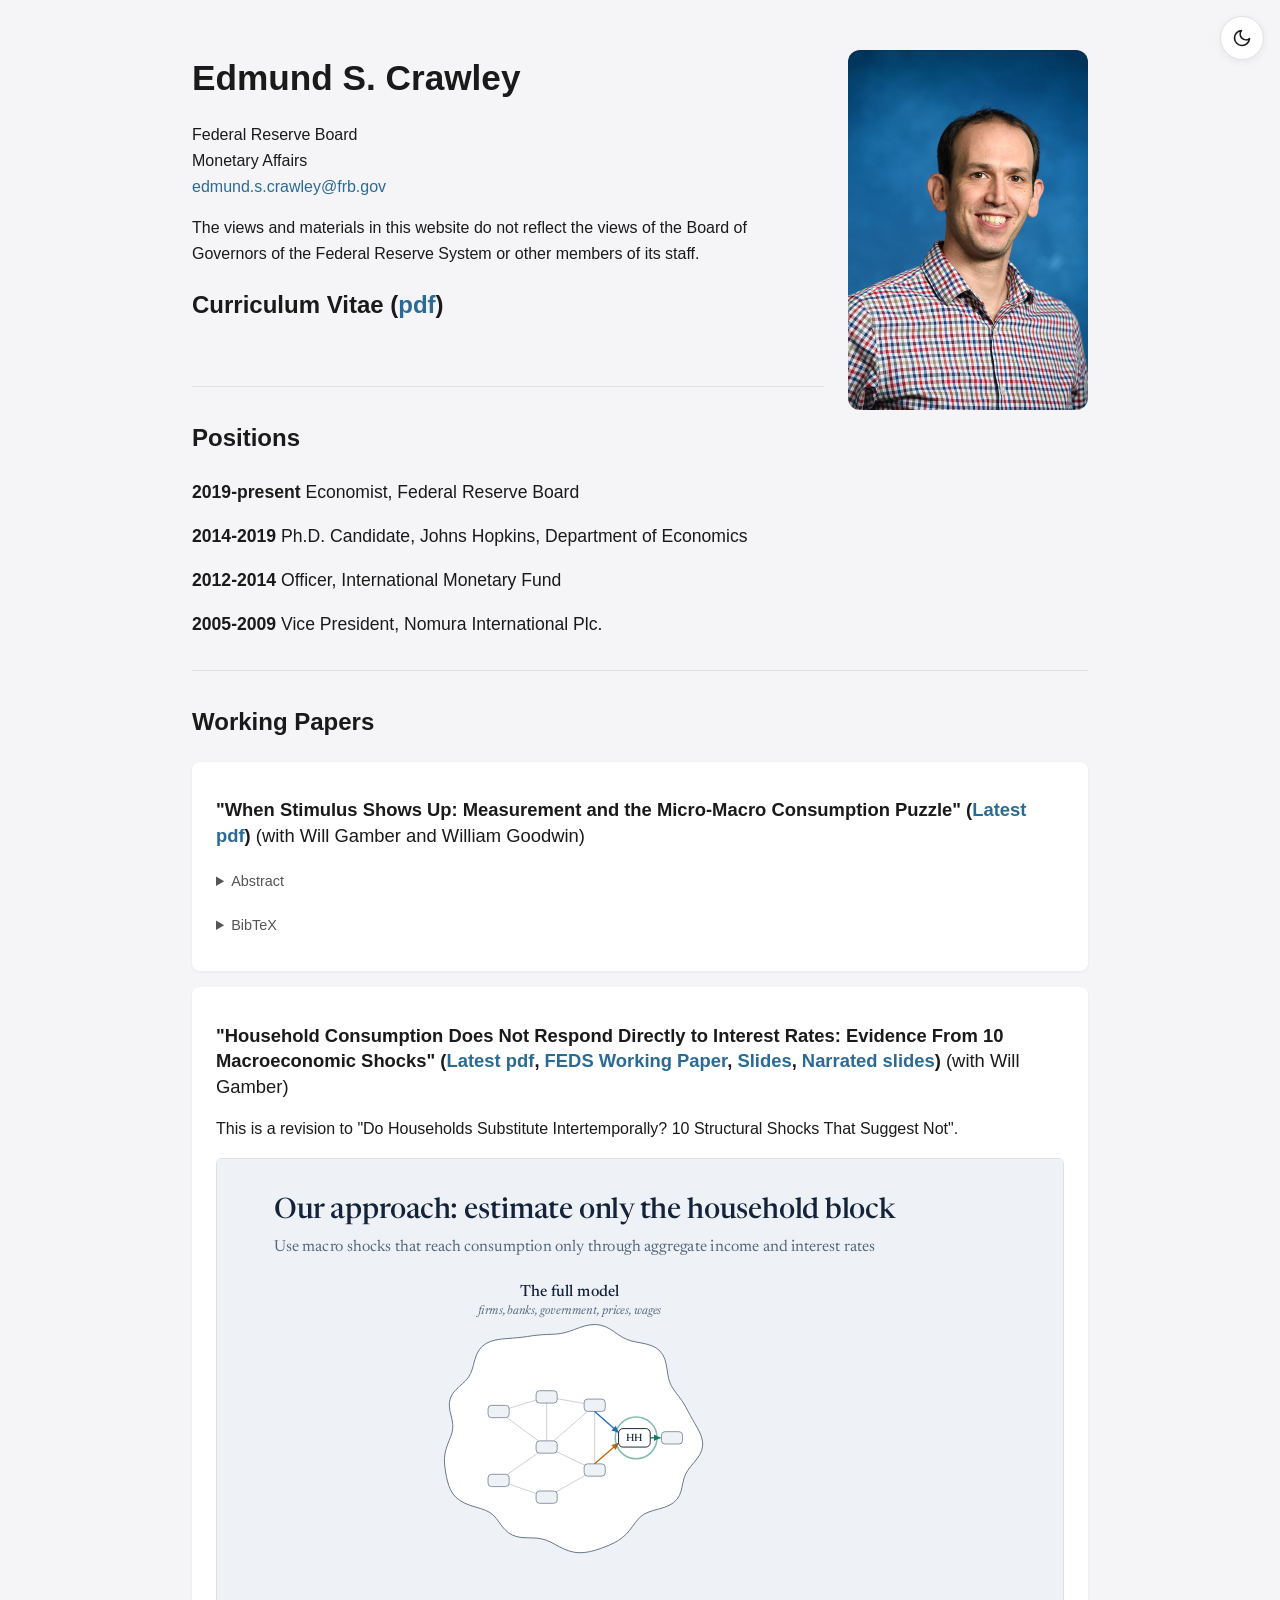
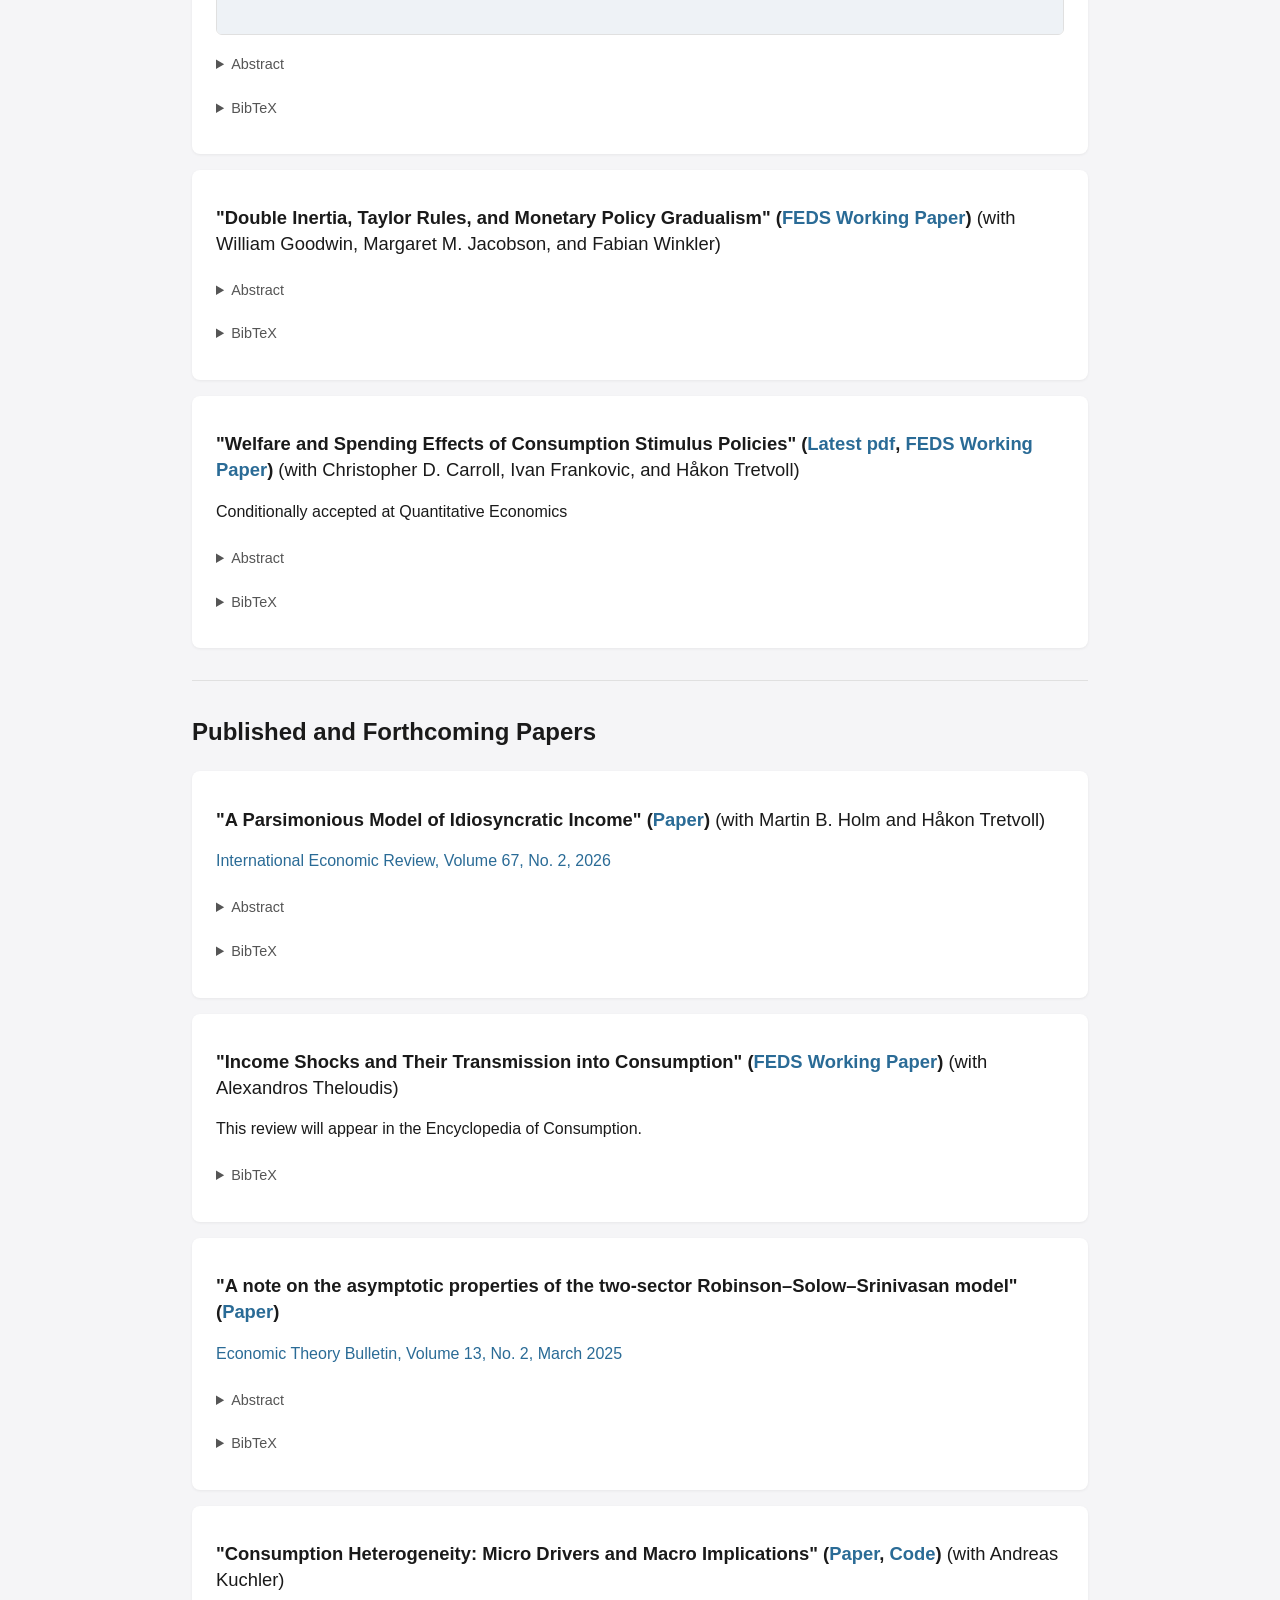
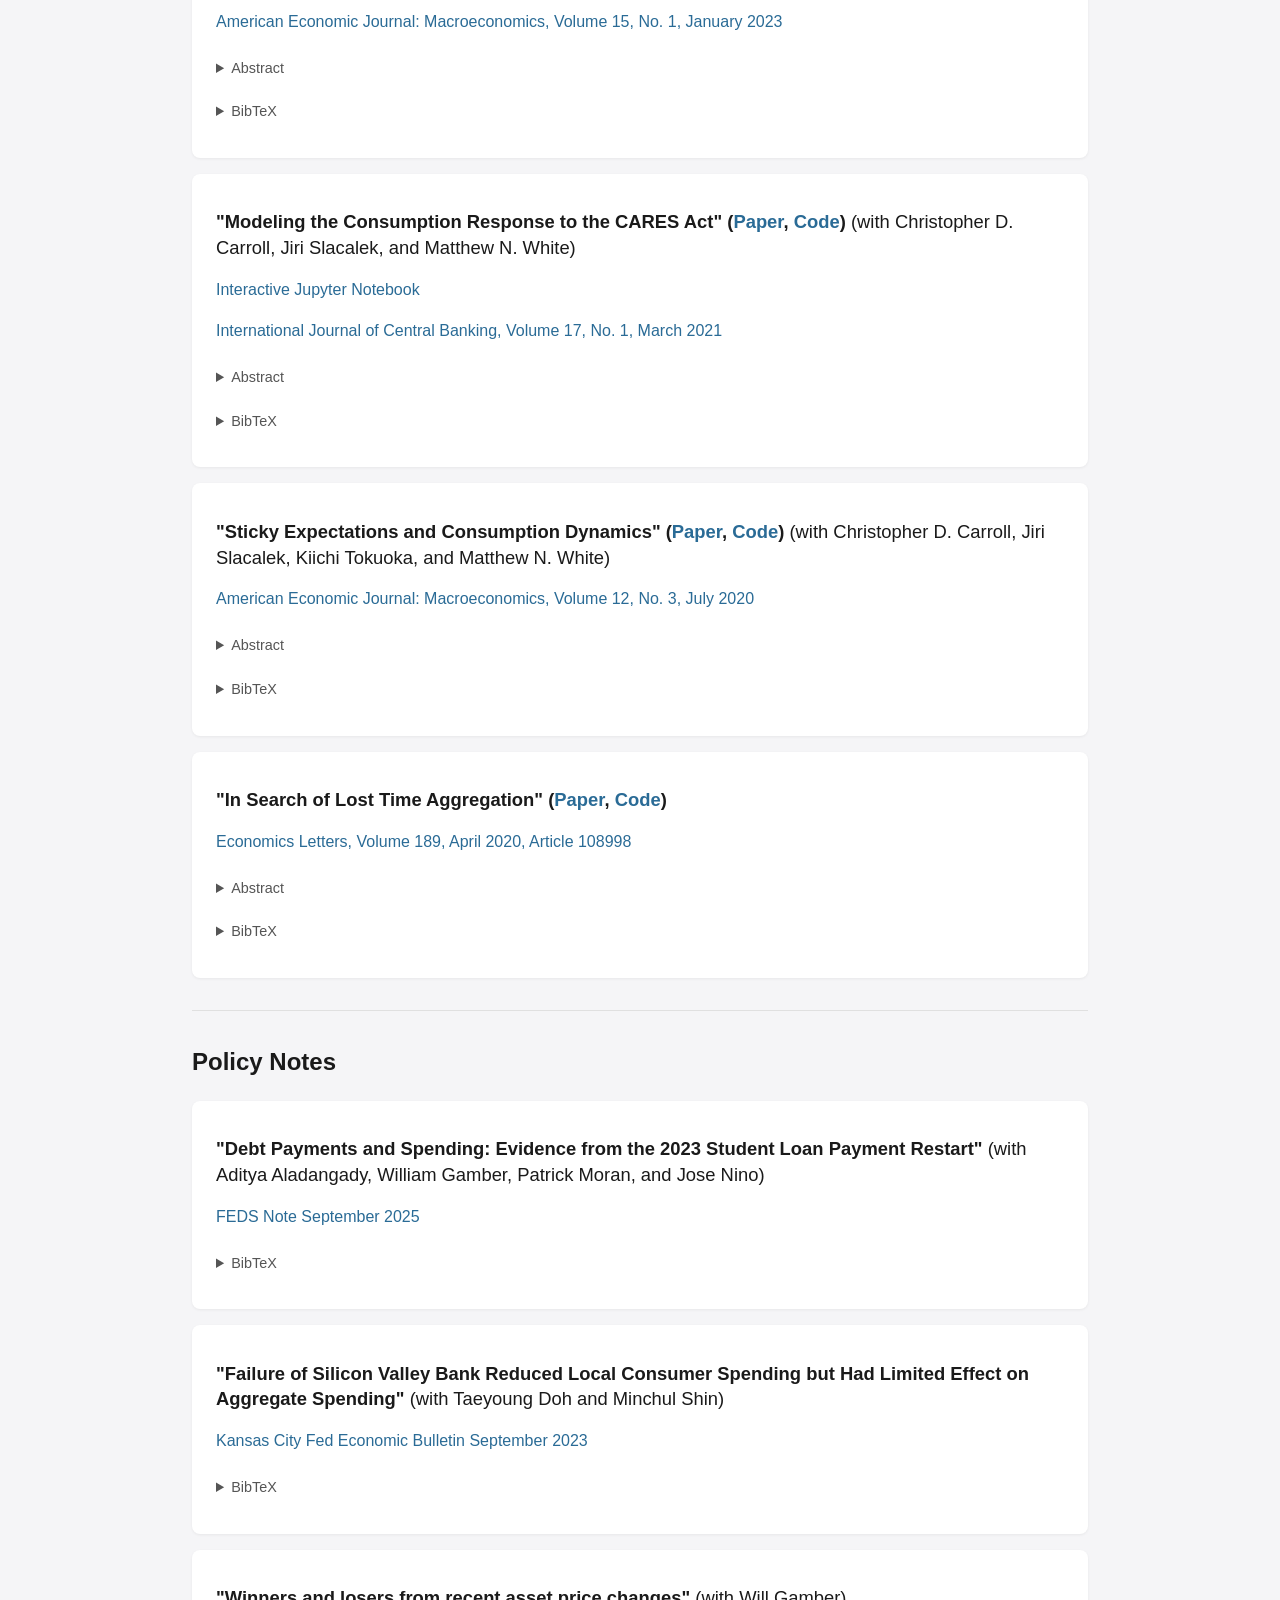
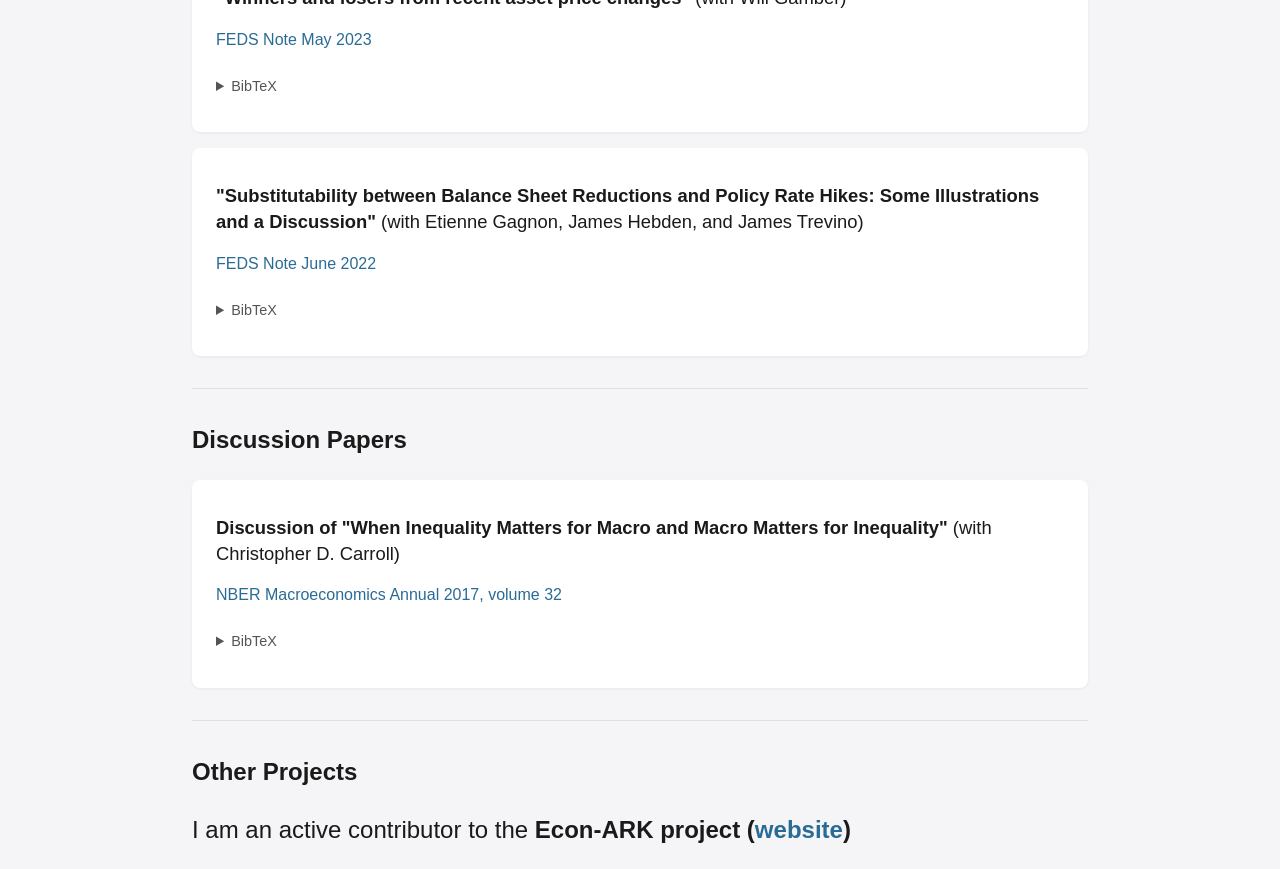
<file: index.html>
<!DOCTYPE html>
<html lang="en-US">
<head>
    <meta charset="utf-8">
    <meta name="viewport" content="width=device-width, initial-scale=1.0">
    <meta name="description" content="Edmund S. Crawley - Economist at the Federal Reserve Board">
    <title>Edmund S. Crawley</title>

<meta name="keywords" content="economics, Federal Reserve, consumption, income uncertainty, economic research, fiscal policy, monetary policy, HANK, intertemporal substitution">
    
    <meta name="author" content="Edmund S. Crawley">
    
    <link rel="canonical" href="https://edmundcrawley.com">
    
    <meta property="og:title" content="Edmund S. Crawley - Economist at the Federal Reserve Board">
    <meta property="og:description" content="Economic research from Edmund Crawley, economist at the Federal Reserve Board.">
    <meta property="og:image" content="https://edmundcrawley.com/headshot_small.jpg">
    <meta property="og:url" content="https://edmundcrawley.com">
    <meta property="og:type" content="website">
    
    <meta name="twitter:card" content="summary_large_image">
    <meta name="twitter:title" content="Edmund S. Crawley - Economist at the Federal Reserve Board">
    <meta name="twitter:description" content="Economic research from Edmund Crawley, economist at the Federal Reserve Board.">
    <meta name="twitter:image" content="https://edmundcrawley.com/headshot_small.jpg">
    
<script type="application/ld+json">
{
  "@context": "https://schema.org",
  "@type": "Person",
  "name": "Edmund S. Crawley",
  "url": "https://edmundcrawley.com",
  "jobTitle": "Economist",
  "affiliation": {
    "@type": "Organization",
    "name": "Federal Reserve Board"
  },
  "email": "mailto:edmund.s.crawley@frb.gov",
  "image": "https://edmundcrawley.com/headshot_small.jpg",
  "sameAs": [
    "https://scholar.google.com/citations?user=jVVqC7sAAAAJ&hl",
    "https://www.linkedin.com/in/edmund-crawley-825a0a1b",
    "https://twitter.com/edmundcrawley"
  ]
}
</script>

    <!-- Styles -->
    <link href="style.css" rel="stylesheet">
    <link rel="shortcut icon" href="favicon.ico" type="image/x-icon">

    <!-- Theme detection (in head to prevent flash of wrong theme) -->
    <script>
        (function() {
            var saved = localStorage.getItem('theme');
            if (saved) {
                document.documentElement.setAttribute('data-theme', saved);
            } else if (window.matchMedia('(prefers-color-scheme: dark)').matches) {
                document.documentElement.setAttribute('data-theme', 'dark');
            }
        })();
    </script>

    <!-- Analytics (GoatCounter) -->
    <script data-goatcounter="https://edmundcrawley.goatcounter.com/count" async src="//gc.zgo.at/count.js"></script>
</head>


<body>
    <!-- Dark/Light mode toggle -->
    <button id="theme-toggle" aria-label="Toggle dark mode" title="Toggle dark mode">
        <svg id="sun-icon" xmlns="http://www.w3.org/2000/svg" viewBox="0 0 24 24" fill="none" stroke="currentColor" stroke-width="2" stroke-linecap="round" stroke-linejoin="round">
            <circle cx="12" cy="12" r="5"></circle>
            <line x1="12" y1="1" x2="12" y2="3"></line>
            <line x1="12" y1="21" x2="12" y2="23"></line>
            <line x1="4.22" y1="4.22" x2="5.64" y2="5.64"></line>
            <line x1="18.36" y1="18.36" x2="19.78" y2="19.78"></line>
            <line x1="1" y1="12" x2="3" y2="12"></line>
            <line x1="21" y1="12" x2="23" y2="12"></line>
            <line x1="4.22" y1="19.78" x2="5.64" y2="18.36"></line>
            <line x1="18.36" y1="5.64" x2="19.78" y2="4.22"></line>
        </svg>
        <svg id="moon-icon" xmlns="http://www.w3.org/2000/svg" viewBox="0 0 24 24" fill="none" stroke="currentColor" stroke-width="2" stroke-linecap="round" stroke-linejoin="round">
            <path d="M21 12.79A9 9 0 1 1 11.21 3 7 7 0 0 0 21 12.79z"></path>
        </svg>
    </button>

    <div id="header">
        <div class="container">
            <img src="headshot_small.jpg" alt="Edmund S. Crawley" class="profile-image">
            <h1>Edmund S. Crawley</h1>
            
            <p>
                Federal Reserve Board<br>
                Monetary Affairs<br>
                <a href="mailto:edmund.s.crawley@frb.gov">edmund.s.crawley@frb.gov</a>
            </p>
            
            <p>The views and materials in this website do not reflect the views of the Board of Governors of the Federal Reserve System or other members of its staff.</p>
            
            <h2>Curriculum Vitae (<a href="Resume_Edmund_Crawley.pdf" class="lowercase">pdf</a>)</h2>
        </div>
    </div>

    <section class="text">
        <div class="container">
            <hr>
            <h2>Positions</h2>
            <div class="position-list">
            <p><h2>2019-present <span class="coauthors">Economist, Federal Reserve Board</span></h2></p>
            <p><h2>2014-2019 <span class="coauthors">Ph.D. Candidate, Johns Hopkins, Department of Economics</span></h2></p>
            <p><h2>2012-2014 <span class="coauthors">Officer, International Monetary Fund</span></h2></p>
            <p><h2>2005-2009 <span class="coauthors">Vice President, Nomura International Plc.</span></h2></p>
        </div>
        
        <hr>
        <h2>Working Papers</h2>
        <div class="papers-list">
            <div class="paper">
                <h2>"When Stimulus Shows Up: Measurement and the Micro-Macro Consumption Puzzle" (<a href="WhenStimulusShowsUp.pdf">Latest pdf</a>) <span class="coauthors">(with Will Gamber and William Goodwin)</span></h2>
                <details>
                    <summary class="tab">Abstract</summary>
                    <p class="tab">We assess whether aggregate spending following major U.S. fiscal stimulus events is consistent with micro-based MPC estimates. While existing work interprets 2001 and 2008 data as implying that micro MPCs are too large, we argue that the associated fiscal stimulus was too small relative to ordinary spending volatility to clearly distinguish large from small MPCs. However, the 2021 stimulus was substantially larger, and the response shows up clearly in the aggregate data. High-frequency data confirm the timing and incidence of the spending response, and the MPC path implied by the aggregate dynamics sits comfortably within the range of existing micro estimates: in short, there is no micro-macro consumption puzzle.</p>
                </details>
    <details>
        <summary class="tab">BibTeX</summary>
    <pre class="bibtex-content" id="bibtex-crawley2026stimulus"></pre>
        <button class="copy-button" onclick="copyBibtex('crawley2026stimulus', this)">Copy BibTeX</button>
    </details>
            </div>

            <div class="paper">
                <h2>"Household Consumption Does Not Respond Directly to Interest Rates: Evidence From 10 Macroeconomic Shocks" (<a href="tenshocks.pdf">Latest pdf</a>, <a href="https://www.federalreserve.gov/econres/feds/household-consumption-does-not-respond-directly-to-interest-rates.htm">FEDS Working Paper</a>, <a href="tenshocks-slides.html">Slides</a>, <a href="tenshocks-narrated.html">Narrated slides</a>) <span class="coauthors">(with Will Gamber)</span></h2>
                <p>This is a revision to "Do Households Substitute Intertemporally? 10 Structural Shocks That Suggest Not".</p>
                <a href="tenshocks-slides.html#3" class="slide-embed-link" aria-label="Open the slides"><iframe data-src="tenshocks-slides.html?embed" title="Animated preview of the slides: the household block, and its fit to ten macroeconomic shocks" class="paper-figure slide-embed" tabindex="-1"></iframe></a>
                <details>
                    <summary class="tab">Abstract</summary>
                    <p class="tab">We estimate how much household spending responds directly to changes in interest rates. We develop a Bayesian procedure that uses the empirical impulse responses to macroeconomic shocks to discipline the consumer block of a HANK model. The procedure can be applied shock-by-shock or pooled jointly. We apply this method in two ways using 10 macroeconomic shocks: a structural model with sticky expectations over both income and interest rates, and a non-parametric estimation of the consumption-to-interest-rate Jacobian. We find no evidence that households respond directly to interest rates at any horizon, leaving essentially no role for a direct interest rate channel.</p>
                </details>
    <details>
        <summary class="tab">BibTeX</summary>
    <pre class="bibtex-content" id="bibtex-crawley2025households"></pre>
        <button class="copy-button" onclick="copyBibtex('crawley2025households', this)">Copy BibTeX</button>
    </details>
            </div>

            <div class="paper">
                <h2>"Double Inertia, Taylor Rules, and Monetary Policy Gradualism" (<a href="https://www.federalreserve.gov/econres/feds/double-inertia-taylor-rules-and-monetary-policy-gradualism.htm">FEDS Working Paper</a>) <span class="coauthors">(with William Goodwin, Margaret M. Jacobson, and Fabian Winkler)</span></h2>
                <details>
                    <summary class="tab">Abstract</summary>
                    <p class="tab">In recent decades, an empirically estimated double-inertial rule fits the path of changes in the federal funds rate better than a standard inertial Taylor rule. Inertial Taylor rules aim to capture monetary policy gradualism via slow adjustments in the <em>level</em> of the policy rate. Double-inertial rules build on this specification by also gradually adjusting the <em>pace</em> of change in the policy rate. Because a double-inertial rule explains more than twice the variation of changes in the policy rate than its standard inertial counterpart, we argue that practitioners should consider a double-inertial rule when characterizing U.S. monetary policy.</p>
                </details>
    <details>
        <summary class="tab">BibTeX</summary>
    <pre class="bibtex-content" id="bibtex-crawley2026double"></pre>
        <button class="copy-button" onclick="copyBibtex('crawley2026double', this)">Copy BibTeX</button>
    </details>
            </div>

            <div class="paper">
                <h2>"Welfare and Spending Effects of Consumption Stimulus Policies" (<a href="HAFiscal.pdf">Latest pdf</a>, <a href="https://www.federalreserve.gov/econres/feds/welfare-and-spending-effects-of-consumption-stimulus-policies.htm">FEDS Working Paper</a>) <span class="coauthors">(with Christopher D. Carroll, Ivan Frankovic, and Håkon Tretvoll)</span></h2>
                <p>Conditionally accepted at Quantitative Economics</p>
                <details>
                    <summary class="tab">Abstract</summary>
                    <p class="tab">Using a heterogeneous agent model calibrated to match measured spending dynamics over four years following an income shock (Fagereng et al. (2021)), we assess the effectiveness of three fiscal stimulus policies employed during recent recessions. Unemployment insurance (UI) extensions are the clear "bang for the buck" winner when effectiveness is measured in utility terms. Stimulus checks are second best and have two advantages (over UI): they arrive and are spent faster, despite being less targeted, and they are scalable to any desired size. A temporary (two-year) cut in the rate of wage taxation is considerably less effective than the other policies and has negligible effects in the version of our model without a multiplier.</p>
                </details>
    <details>
        <summary class="tab">BibTeX</summary>
    <pre class="bibtex-content" id="bibtex-carroll2023welfare"></pre>
        <button class="copy-button" onclick="copyBibtex('carroll2023welfare', this)">Copy BibTeX</button>
    </details>
            </div>

        <hr>
        <h2>Published and Forthcoming Papers</h2>

            <div class="paper">
                <h2>"A Parsimonious Model of Idiosyncratic Income" (<a href="A_Parsimonious_Model_of_Idiosyncratic_Income.pdf">Paper</a>) <span class="coauthors">(with Martin B. Holm and Håkon Tretvoll)</span></h2>
                <p><a href="https://doi.org/10.1111/iere.70041">International Economic Review, Volume 67, No. 2, 2026</a></p>
                <details>
                    <summary class="tab">Abstract</summary>
                    <p class="tab">The standard permanent and transitory income model is known to be misspecified. Estimates of income volatility within this model differ depending on the specific data moments used&mdash;whether they are in levels or differences&mdash;and how these moments are weighted during estimation. We suggest a simple modification to the standard model: Allowing for two transitory shocks that persist for different lengths of time. Our proposed model, which uses the same number of state variables and introduces only one additional parameter, consistently and accurately identifies the parameters of the income process, regardless of the estimation method used.</p>
                </details>
    <details>
        <summary class="tab">BibTeX</summary>
    <pre class="bibtex-content" id="bibtex-crawley2026parsimonious"></pre>
        <button class="copy-button" onclick="copyBibtex('crawley2026parsimonious', this)">Copy BibTeX</button>
    </details>
            </div>

            <div class="paper">
                <h2>"Income Shocks and Their Transmission into Consumption" (<a href="https://www.federalreserve.gov/econres/feds/files/2024038pap.pdf">FEDS Working Paper</a>) <span class="coauthors">(with Alexandros Theloudis)</span></h2>
                <p>This review will appear in the Encyclopedia of Consumption.</p>
    <details>
        <summary class="tab">BibTeX</summary>
    <pre class="bibtex-content" id="bibtex-crawley2024income"></pre>
        <button class="copy-button" onclick="copyBibtex('crawley2024income', this)">Copy BibTeX</button>
    </details>
            </div>

            <div class="paper">
                <h2>"A note on the asymptotic properties of the two-sector Robinson–Solow–Srinivasan model" (<a href="AsymptoticRSS.pdf">Paper</a>)</h2>
                <p><a href="https://doi.org/10.1007/s40505-025-00290-4">Economic Theory Bulletin, Volume 13, No. 2, March 2025</a></p>
                <details>
                    <summary class="tab">Abstract</summary>
                    <p class="tab">I show that the periodic and chaotic behavior exhibited by the two-sector Robinson-Solow-Srinivasan model in discrete-time is asymptotically irrelevant. If the discrete time interval is smaller than a critical limit, the qualitative properties of the model are the same as those in the continuous-time model.</p>
                </details>
    <details>
        <summary class="tab">BibTeX</summary>
    <pre class="bibtex-content" id="bibtex-crawley2025asymptotic"></pre>
        <button class="copy-button" onclick="copyBibtex('crawley2025asymptotic', this)">Copy BibTeX</button>
    </details>
            </div>

            <div class="paper">
                <h2>"Consumption Heterogeneity: Micro Drivers and Macro Implications" (<a href="ConsumptionHeterogeneity.pdf">Paper</a>, <a href="https://github.com/edmundcrawley/IncomeUncertaintyGit">Code</a>) <span class="coauthors">(with Andreas Kuchler)</span></h2>
<p><a href="https://www.aeaweb.org/articles?id=10.1257/mac.20200352&&from=f">American Economic Journal: Macroeconomics, Volume 15, No. 1, January 2023</a></p>
                <details>
                    <summary class="tab">Abstract</summary>
                    <p class="tab">We document heterogeneity in the marginal propensity to consume (MPC) across household characteristics relevant to understanding heterogeneous agent models and monetary policy transmission. We find a strong negative relationship between household liquid wealth and MPC. We show that household liquid wealth predicts MPC closely for every other household characteristic we look at. We use a new empirical method that overcomes sources of bias found in the existing literature, along with administrative data from Denmark that allow us to identify heterogeneous behavior. We use our results to analyze monetary policy transmission mechanisms in both Denmark and the United States.</p>
                </details>
    <details>
        <summary class="tab">BibTeX</summary>
    <pre class="bibtex-content" id="bibtex-crawley2023consumption"></pre>
        <button class="copy-button" onclick="copyBibtex('crawley2023consumption', this)">Copy BibTeX</button>
    </details>
            </div>


            <div class="paper">
                <h2>"Modeling the Consumption Response to the CARES Act" (<a href="ConsumptionResponse.pdf">Paper</a>, <a href="https://github.com/econ-ark/Pandemic">Code</a>) <span class="coauthors">(with Christopher D. Carroll, Jiri Slacalek, and Matthew N. White)</span></h2>
                <p><a href="https://econ-ark.org/pandemicdashboard">Interactive Jupyter Notebook</a></p>
                <p><a href="https://www.ijcb.org/journal/ijcb21q1a4.htm">International Journal of Central Banking, Volume 17, No. 1, March 2021</a></p>
                <details>
                    <summary class="tab">Abstract</summary>
                    <p class="tab">To predict the effects of the 2020 U.S. CARES Act on consumption, we extend a model that matches responses of households to past consumption stimulus packages. The extension allows us to account for two novel features of the coronavirus crisis. First, during the lockdown, many types of spending are undesirable or impossible. Second, some of the jobs that disappear during the lockdown will not reappear when it is lifted. We estimate that, if the lockdown is short-lived, the combination of expanded unemployment insurance benefits and stimulus payments should be sufficient to allow a swift recovery in consumer spending to its pre-crisis levels. If the lockdown lasts longer, an extension of enhanced unemployment benefits will likely be necessary if consumption spending is to recover.</p>
                </details>
    <details>
        <summary class="tab">BibTeX</summary>
    <pre class="bibtex-content" id="bibtex-carroll2021modeling"></pre>
        <button class="copy-button" onclick="copyBibtex('carroll2021modeling', this)">Copy BibTeX</button>
    </details>
            </div>

            <div class="paper">
                <h2>"Sticky Expectations and Consumption Dynamics" (<a href="StickyE.pdf">Paper</a>, <a href="cAndCwithStickyE.zip">Code</a>) <span class="coauthors">(with Christopher D. Carroll, Jiri Slacalek, Kiichi Tokuoka, and Matthew N. White)</span></h2>
                <p><a href="https://www.aeaweb.org/articles?id=10.1257/mac.20180286">American Economic Journal: Macroeconomics, Volume 12, No. 3, July 2020</a></p>
                <details>
                    <summary class="tab">Abstract</summary>
                    <p class="tab">Macroeconomic models often invoke consumption "habits" to explain the substantial persistence of aggregate consumption growth. But a large literature has found no evidence of habits in microeconomic datasets that measure the behavior of individual households. We show that the apparent conflict can be explained by a model in which consumers have accurate knowledge of their personal circumstances but 'sticky expectations' about the macroeconomy. In our model, the persistence of aggregate consumption growth reflects consumers' imperfect attention to aggregate shocks. Our proposed degree of (macro) inattention has negligible utility costs, because aggregate shocks constitute only a tiny proportion of the uncertainty that consumers face.</p>
                </details>
    <details>
        <summary class="tab">BibTeX</summary>
    <pre class="bibtex-content" id="bibtex-carroll2020sticky"></pre>
        <button class="copy-button" onclick="copyBibtex('carroll2020sticky', this)">Copy BibTeX</button>
    </details>
            </div>
            <div class="paper">
                <h2>"In Search of Lost Time Aggregation" (<a href="InSearchOfLostTime.pdf">Paper</a>, <a href="https://github.com/edmundcrawley/BPP_PSID_TimeAgg">Code</a>)</h2>
                <p><a href="https://doi.org/10.1016/j.econlet.2020.108998">Economics Letters, Volume 189, April 2020, Article 108998</a></p>
                <details>
                    <summary class="tab">Abstract</summary>
                    <p class="tab">In 1960, Working noted that time aggregation of a random walk induces serial correlation in the first difference that is not present in the original series. This important contribution has been overlooked in a recent literature analyzing income and consumption in panel data. I examine Blundell, Pistaferri and Preston (2008) as an important example for which time aggregation has quantitatively large effects. Using new techniques to correct for the problem, I find the estimate for the partial insurance to transitory shocks, originally estimated to be 0.05, increases to 0.24. This larger estimate resolves the dissonance between the low partial consumption insurance estimates of Blundell, Pistaferri and Preston (2008) and the high marginal propensities to consume found in the natural experiment literature. A remaining puzzle is the low estimate I recover for the partial insurance to permanent shocks.</p>
                </details>
    <details>
        <summary class="tab">BibTeX</summary>
    <pre class="bibtex-content" id="bibtex-crawley2020losttime"></pre>
        <button class="copy-button" onclick="copyBibtex('crawley2020losttime', this)">Copy BibTeX</button>
    </details>
            </div>

        </div>

        <hr>
        <h2>Policy Notes</h2>
        <div class="policy-notes">
            <div class="paper">
            <h2>"Debt Payments and Spending: Evidence from the 2023 Student Loan Payment Restart" <span class="coauthors">(with Aditya Aladangady, William Gamber, Patrick Moran, and Jose Nino)</span></h2>
                <p><a href="https://doi.org/10.17016/2380-7172.3879">FEDS Note September 2025</a></p>
    <details>
        <summary class="tab">BibTeX</summary>
    <pre class="bibtex-content" id="bibtex-aladangady2025debt"></pre>
        <button class="copy-button" onclick="copyBibtex('aladangady2025debt', this)">Copy BibTeX</button>
    </details>
            </div>

            <div class="paper">
            <h2>"Failure of Silicon Valley Bank Reduced Local Consumer Spending but Had Limited Effect on Aggregate Spending" <span class="coauthors">(with Taeyoung Doh and Minchul Shin)</span></h2>
                <p><a href="https://www.kansascityfed.org/research/economic-bulletin/failure-of-silicon-valley-bank-reduced-local-consumer-spending-but-had-limited-effect-on-aggregate-spending/">Kansas City Fed Economic Bulletin September 2023</a></p>
    <details>
        <summary class="tab">BibTeX</summary>
    <pre class="bibtex-content" id="bibtex-crawley2023svbfailure"></pre>
        <button class="copy-button" onclick="copyBibtex('crawley2023svbfailure', this)">Copy BibTeX</button>
    </details>
            </div>

            <div class="paper">
            <h2>"Winners and losers from recent asset price changes" <span class="coauthors">(with Will Gamber)</span></h2>
                <p><a href="https://doi.org/10.17016/2380-7172.3287">FEDS Note May 2023</a></p>
    <details>
        <summary class="tab">BibTeX</summary>
    <pre class="bibtex-content" id="bibtex-crawley2023winners"></pre>
        <button class="copy-button" onclick="copyBibtex('crawley2023winners', this)">Copy BibTeX</button>
    </details>
            </div>

            <div class="paper">
            <h2>"Substitutability between Balance Sheet Reductions and Policy Rate Hikes: Some Illustrations and a Discussion" <span class="coauthors">(with Etienne Gagnon, James Hebden, and James Trevino)</span></h2>
                <p><a href="https://doi.org/10.17016/2380-7172.3147">FEDS Note June 2022</a></p>
    <details>
        <summary class="tab">BibTeX</summary>
    <pre class="bibtex-content" id="bibtex-crawley2022substitutability"></pre>
        <button class="copy-button" onclick="copyBibtex('crawley2022substitutability', this)">Copy BibTeX</button>
    </details>
            </div>
        </div>

        <hr>
        <h2>Discussion Papers</h2>
        <div class="discussion-papers">
            <div class="paper">
            <h2>Discussion of "When Inequality Matters for Macro and Macro Matters for Inequality" <span class="coauthors">(with Christopher D. Carroll)</span></h2>
                <p><a href="https://doi.org/10.1086/696047">NBER Macroeconomics Annual 2017, volume 32</a></p>
    <details>
        <summary class="tab">BibTeX</summary>
    <pre class="bibtex-content" id="bibtex-carroll2018comment"></pre>
        <button class="copy-button" onclick="copyBibtex('carroll2018comment', this)">Copy BibTeX</button>
    </details>
            </div>
        </div>

        <hr>
        <h2>Other Projects</h2>
        <div class="other-projects">
            <h2><span class="coauthors">I am an active contributor to the </span>Econ-ARK project (<a href="https://econ-ark.org/">website</a>)</h2>
        </div>
        </div>
    </section>
<script src="bibtex.js"></script>
<script>
// Fill in the BibTeX content containers when the page loads
document.addEventListener('DOMContentLoaded', function() {
    // For each bibtex div, fill with the appropriate content
    for (const id in bibtexEntries) {
        const element = document.getElementById('bibtex-' + id);
        if (element) {
            element.textContent = bibtexEntries[id];
        }
    }
});
</script>

    <!-- Add the structured data script before closing body -->
    <script>
        document.addEventListener('DOMContentLoaded', function () {
            if (typeof bibtexEntries !== 'undefined') {
                let structuredDataList = [];

                for (let key in bibtexEntries) {
                    let entry = bibtexEntries[key];

                    // Extract metadata using regex
                    let titleMatch = entry.match(/title={(.*?)}/);
                    let title = titleMatch ? titleMatch[1] : "Unknown Title";

                    let authorMatch = entry.match(/author={(.*?)}/);
                    let authors = authorMatch ? authorMatch[1].split(' and ') : ["Unknown Author"];

                    let yearMatch = entry.match(/year={(.*?)}/);
                    let year = yearMatch ? yearMatch[1] : "Unknown Year";

                    let urlMatch = entry.match(/url={(.*?)}/);
                    let url = urlMatch ? urlMatch[1] : "";

                    // Generate structured data
                    let structuredData = {
                        "@context": "https://schema.org",
                        "@type": "ScholarlyArticle",
                        "headline": title,
                        "name": title,
                        "author": authors.map(name => ({
                            "@type": "Person",
                            "name": name.trim()
                        })),
                        "datePublished": year,
                        "url": url,
                        "publisher": {
                            "@type": "Organization",
                            "name": "Federal Reserve Board"
                        }
                    };

                    structuredDataList.push(structuredData);
                }

                // Inject structured data into <head>
                if (structuredDataList.length > 0) {
                    let scriptTag = document.createElement('script');
                    scriptTag.type = 'application/ld+json';
                    scriptTag.textContent = JSON.stringify(structuredDataList, null, 2);
                    document.head.appendChild(scriptTag);
                }
            }
        });
    </script>

    <!-- Theme toggle and scroll animations -->
    <script>
        // Dark/light mode toggle
        document.getElementById('theme-toggle').addEventListener('click', function() {
            var current = document.documentElement.getAttribute('data-theme');
            var next = (current === 'dark') ? 'light' : 'dark';
            document.documentElement.setAttribute('data-theme', next);
            localStorage.setItem('theme', next);
        });

        // Scroll-triggered fade-in for paper cards
        var observer = new IntersectionObserver(function(entries) {
            entries.forEach(function(entry) {
                if (entry.isIntersecting) {
                    entry.target.classList.add('visible');
                    observer.unobserve(entry.target);
                }
            });
        }, { threshold: 0.1 });

        document.querySelectorAll('.paper').forEach(function(paper) {
            observer.observe(paper);
        });

        // The animated slide embeds the whole 1 MB deck, so load it only after the page itself has loaded
        window.addEventListener('load', function() {
            var start = function() {
                document.querySelectorAll('iframe[data-src]').forEach(function(f) {
                    f.src = f.getAttribute('data-src');
                });
            };
            if ('requestIdleCallback' in window) requestIdleCallback(start, { timeout: 2000 });
            else setTimeout(start, 500);
        });
    </script>
</body>
</html>
</file>
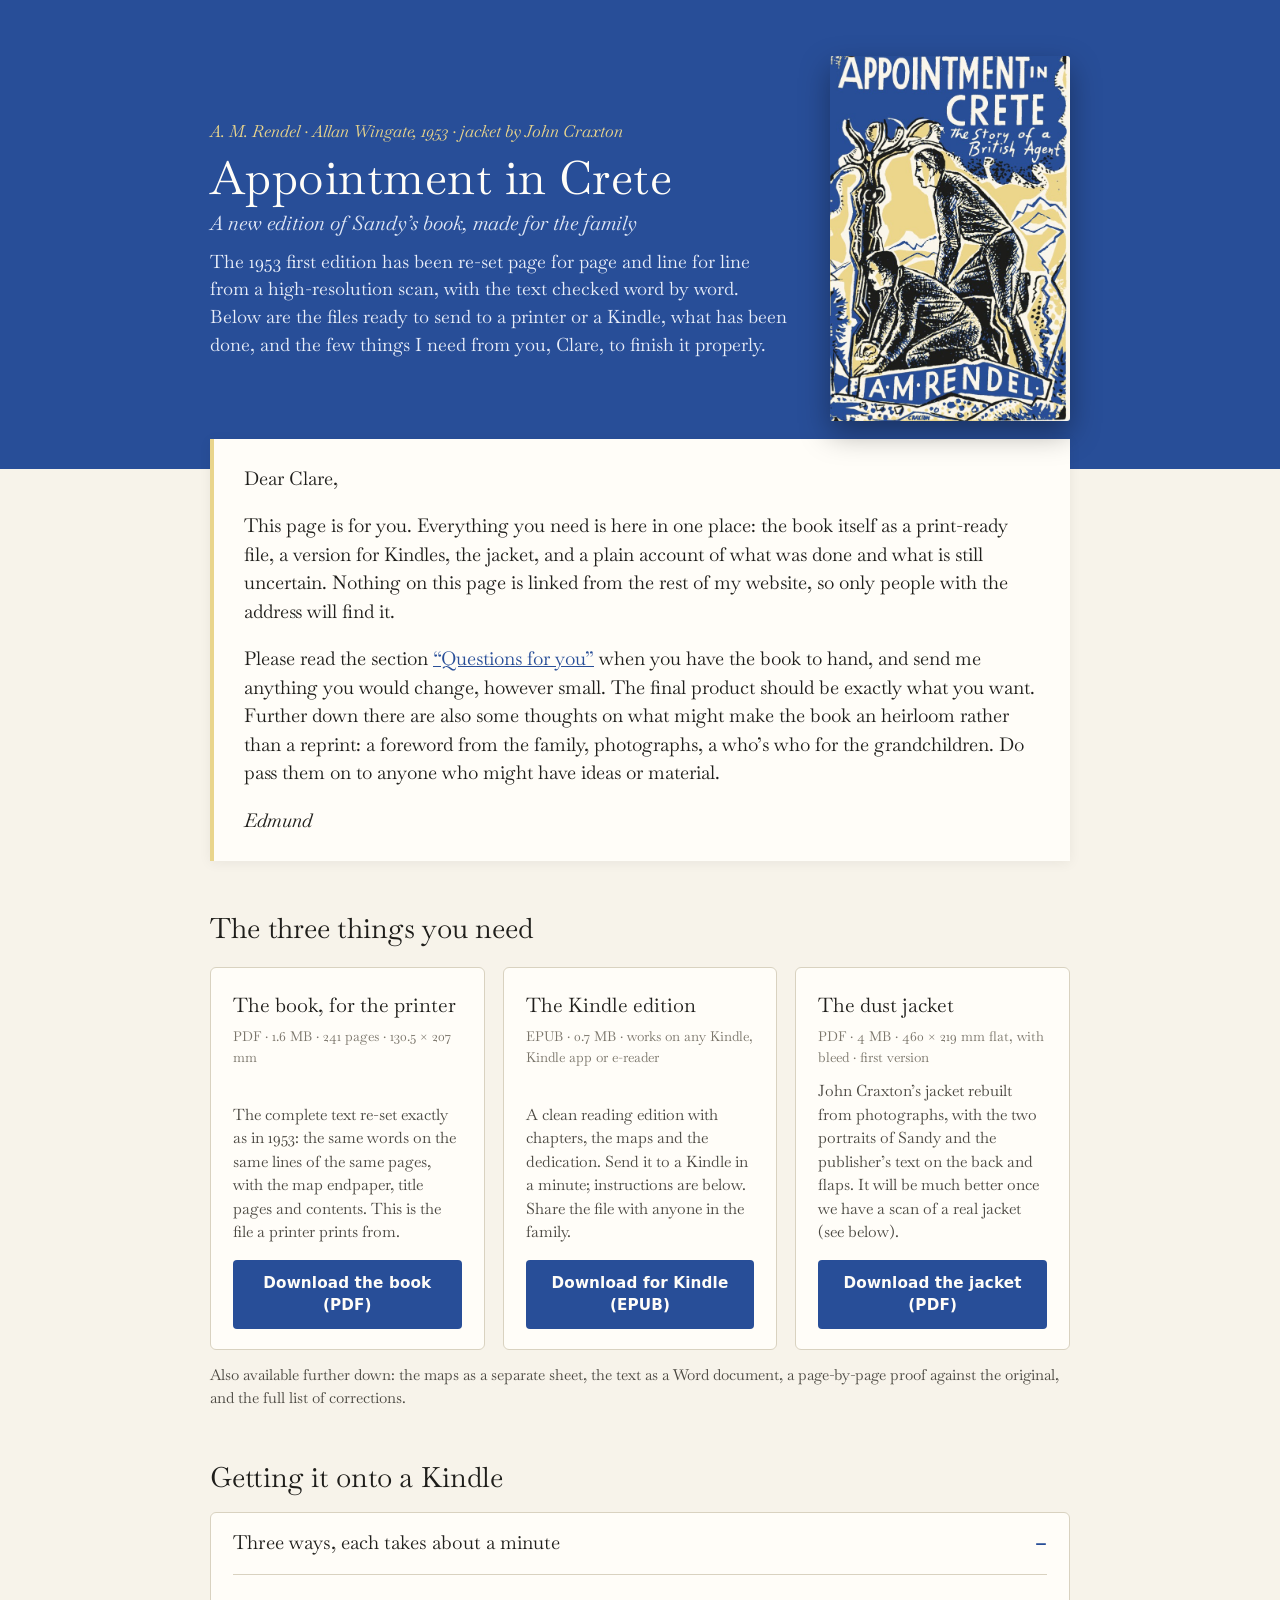
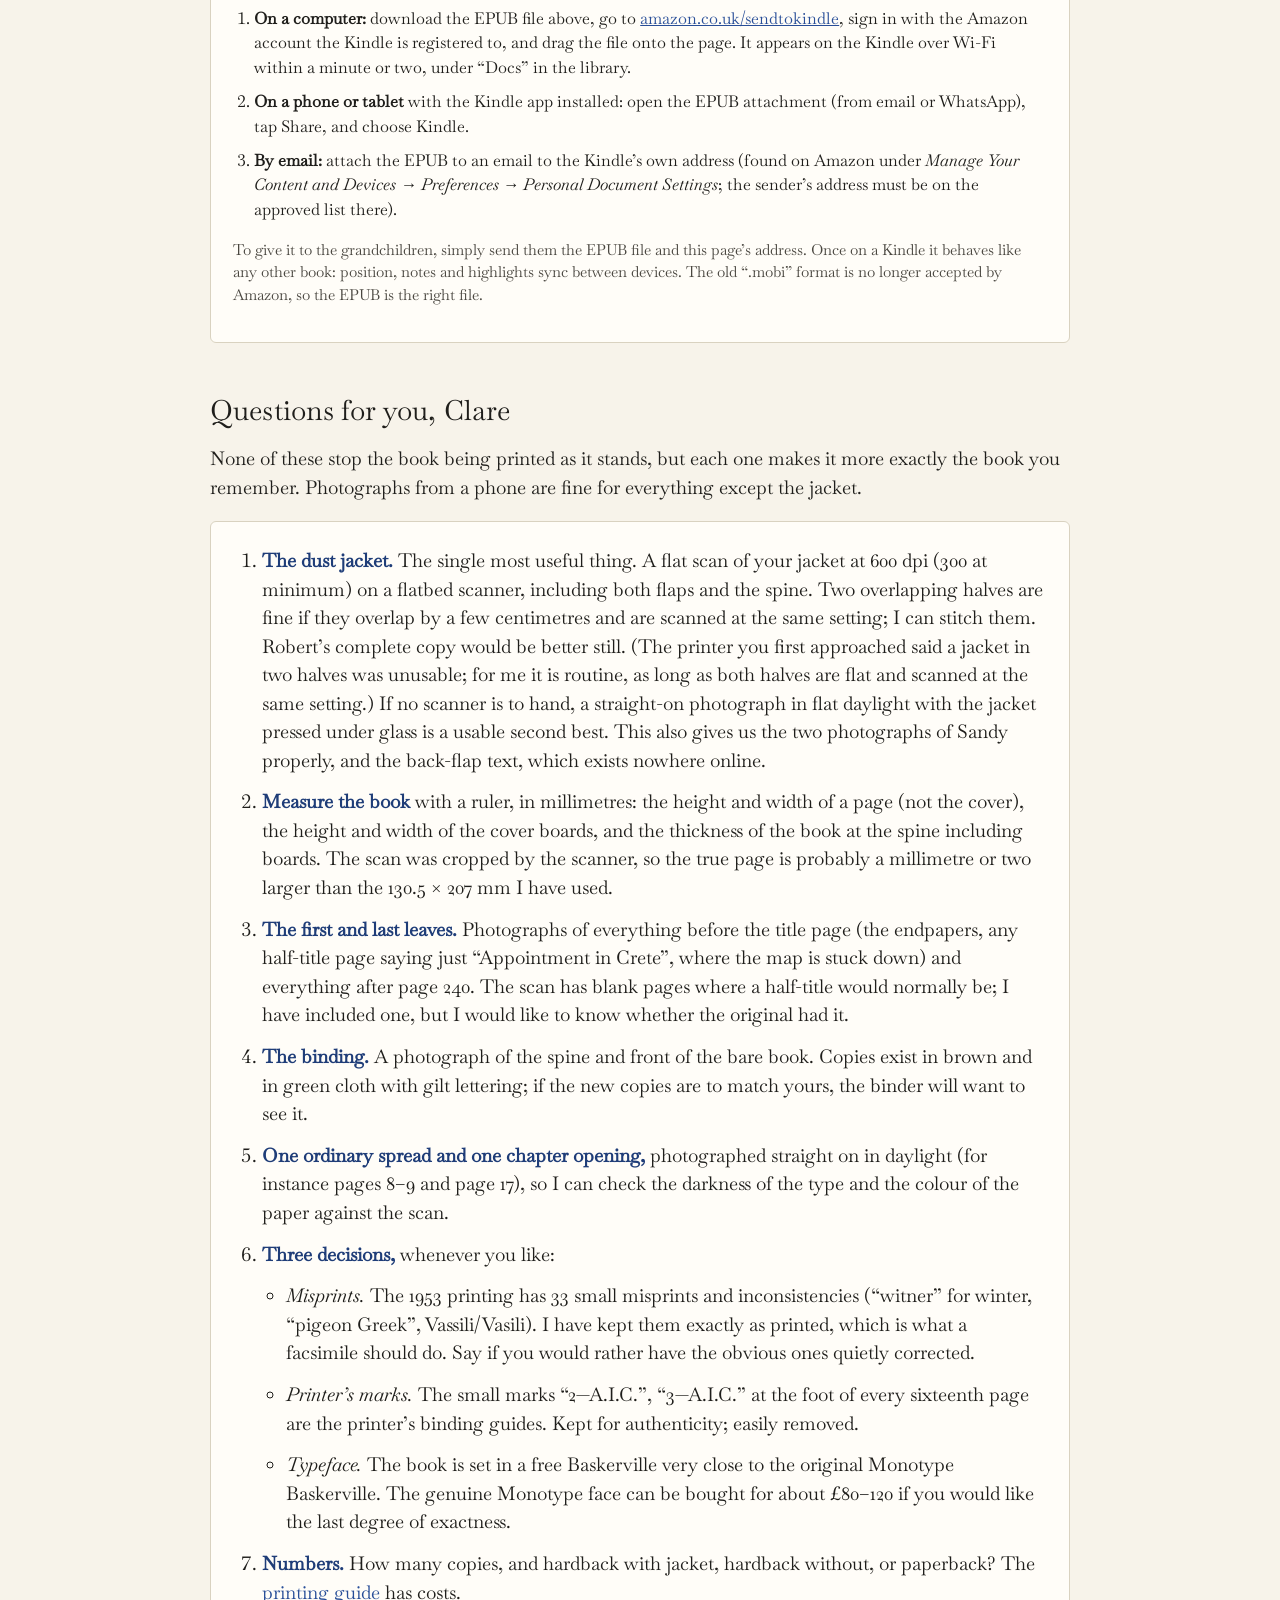
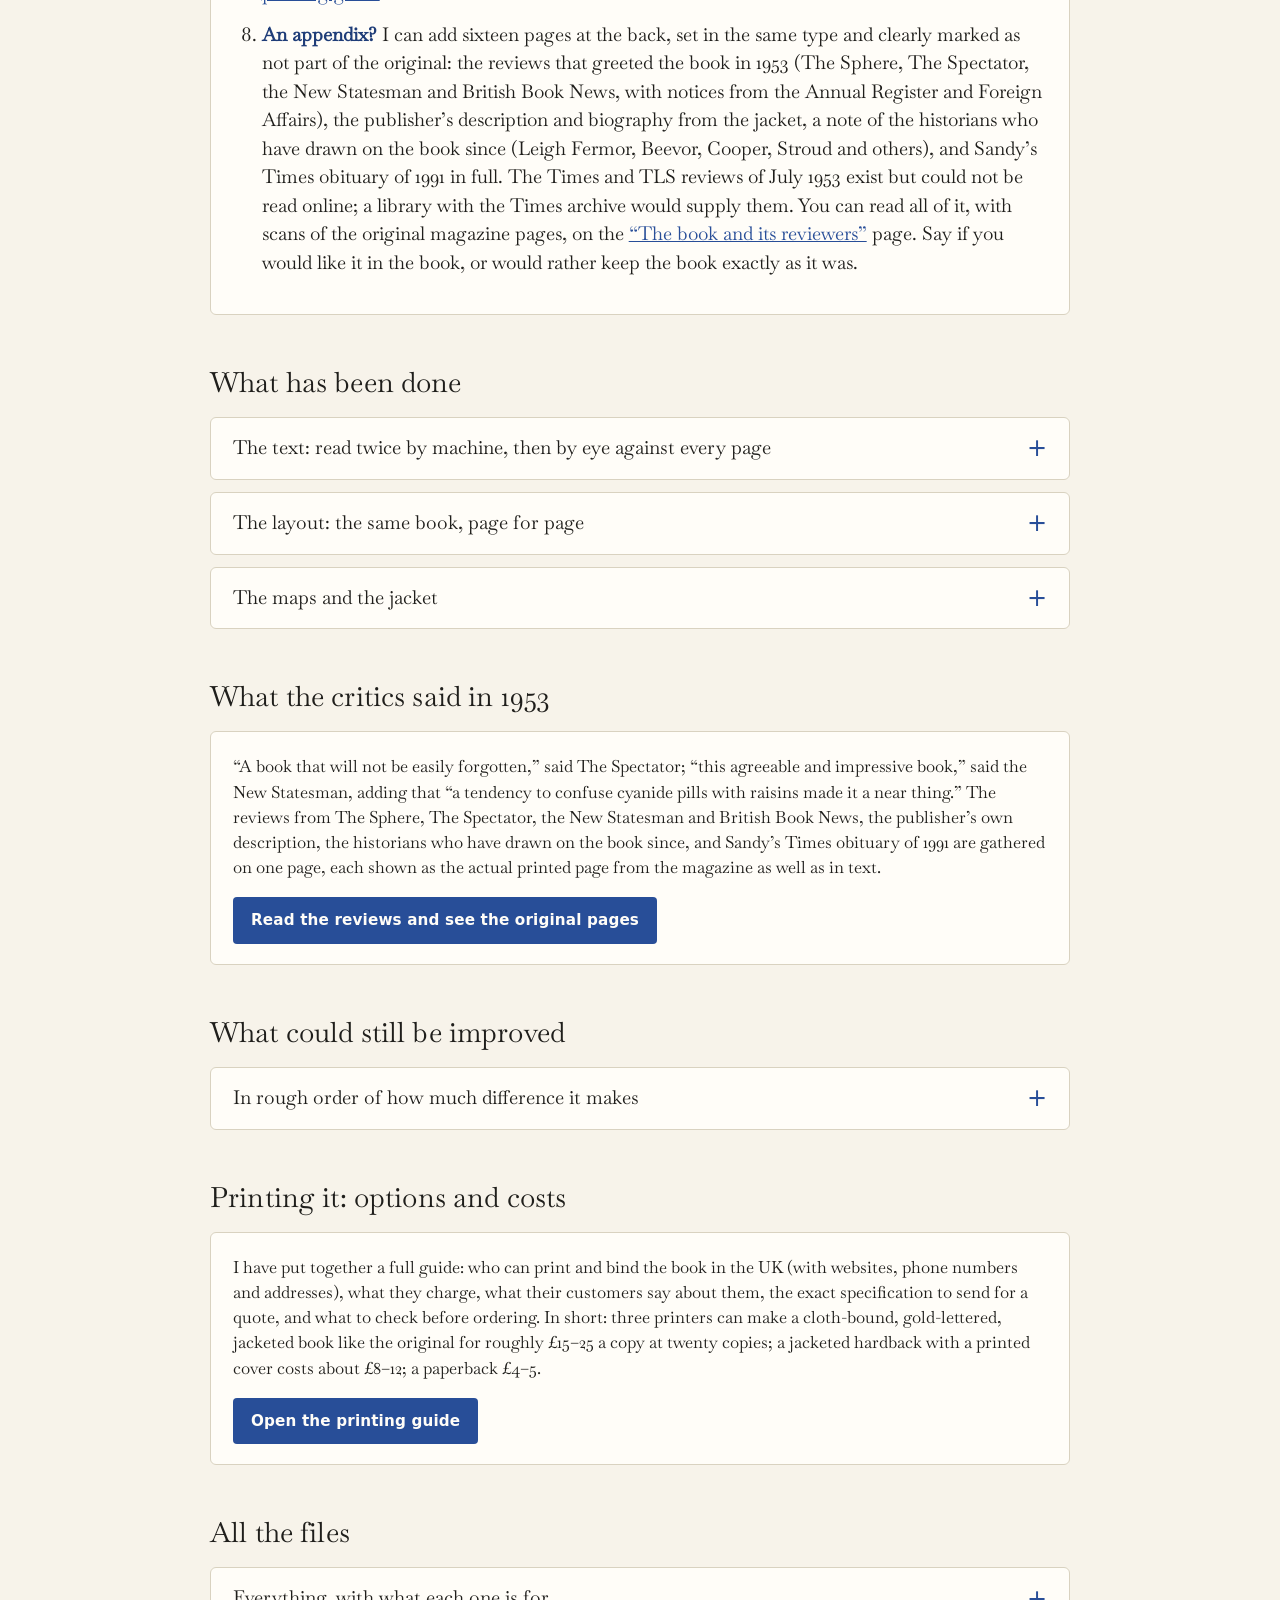
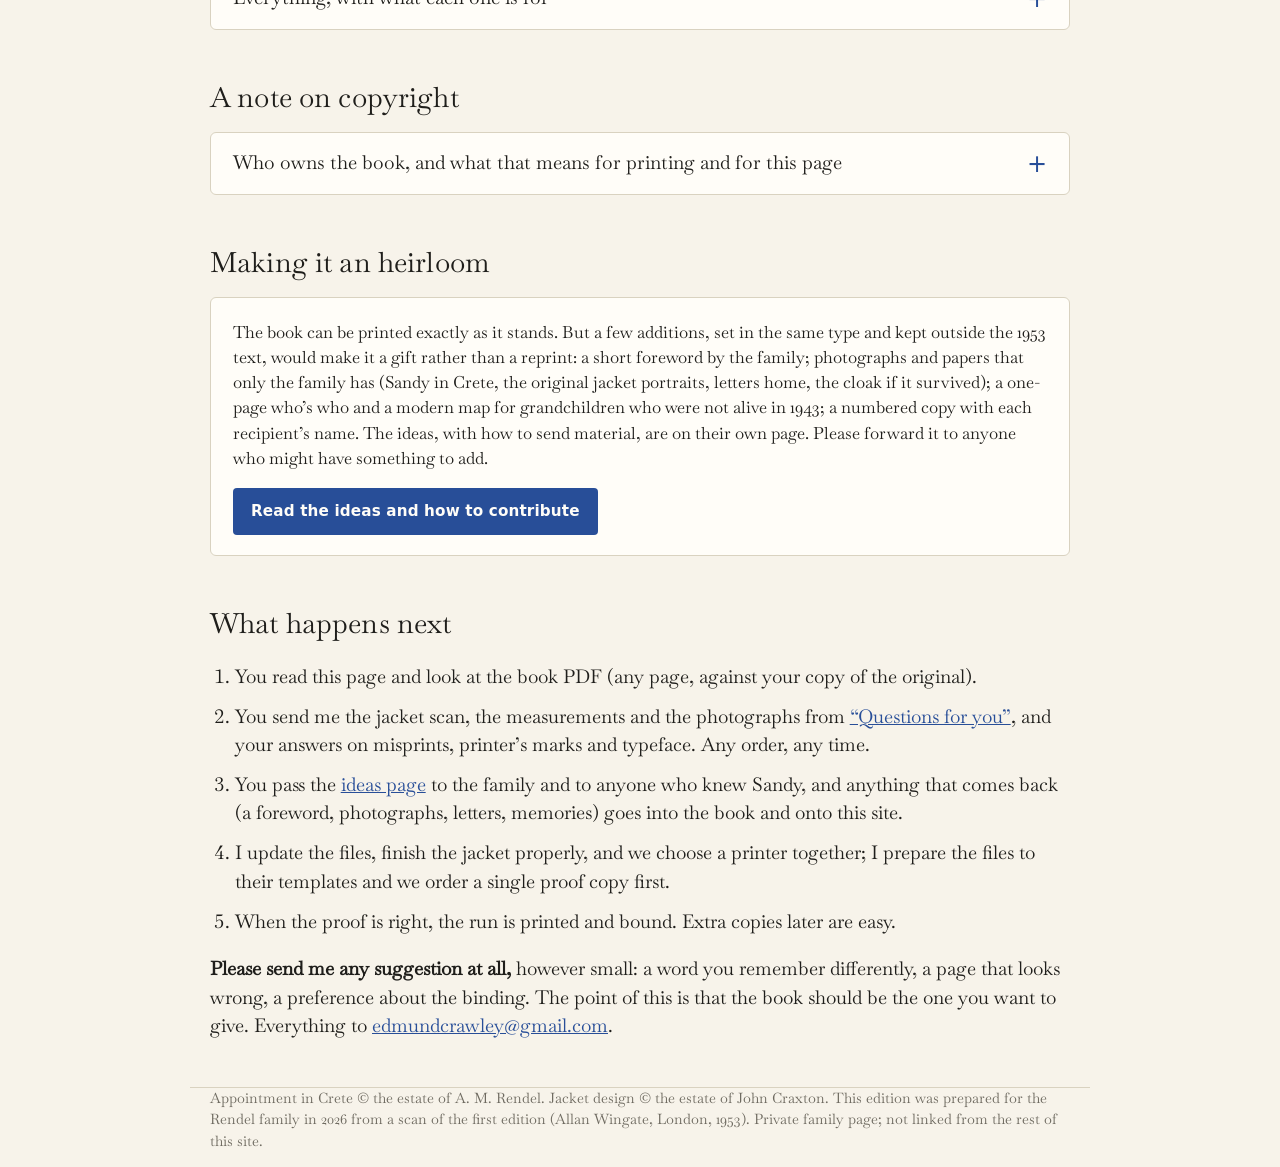
<file: appointment-in-crete/index.html>
<!DOCTYPE html>
<html lang="en-GB">
<head>
<meta charset="utf-8">
<meta name="viewport" content="width=device-width, initial-scale=1">
<meta name="robots" content="noindex, nofollow, noarchive">
<title>Appointment in Crete — a new edition for the family</title>
<meta name="description" content="A. M. Rendel’s Appointment in Crete (1953), re-set page for page for the family: the book, the Kindle edition, the jacket, and what happens next.">
<style>
@font-face{font-family:"Baskervville";src:url(fonts/BaskervvilleRegular.ttf) format("truetype");font-weight:400;font-style:normal;font-display:swap}
@font-face{font-family:"Baskervville";src:url(fonts/BaskervvilleItalic.ttf) format("truetype");font-weight:400;font-style:italic;font-display:swap}
:root{--paper:#f7f3ea;--paper-2:#efe9db;--ink:#1f1e1b;--ink-2:#4a4740;--rule:#d9d2c0;--blue:#284e98;--blue-2:#1f3d78;--yellow:#e9d58c;--white:#fffdf8;--max:900px}
*{box-sizing:border-box}
html{scroll-behavior:smooth}
body{margin:0;background:var(--paper);color:var(--ink);font-family:"Baskervville",Baskerville,"Libre Baskerville",Georgia,serif;font-size:19px;line-height:1.5;-webkit-font-smoothing:antialiased}
a{color:var(--blue)}
.wrap{max-width:var(--max);margin:0 auto;padding:0 20px}
header.hero{background:var(--blue);color:var(--white);padding:56px 0 48px}
.hero .wrap{display:grid;grid-template-columns:1fr 240px;gap:40px;align-items:center}
.hero .kicker{font-style:italic;color:var(--yellow);font-size:1.05rem;margin:0 0 10px}
.hero h1{font-weight:400;font-size:2.9rem;line-height:1.05;margin:0 0 14px;letter-spacing:.01em}
.hero h1 small{display:block;font-size:1.25rem;font-style:italic;letter-spacing:0;margin-top:10px;color:#dfe6f5}
.hero p.lead{font-size:1.15rem;margin:0;color:#e9eef9;max-width:34em}
.hero img{width:100%;border-radius:3px;box-shadow:0 12px 30px rgba(0,0,0,.35)}
main{padding:12px 0 60px}
section{margin:46px 0}
h2{font-weight:400;font-size:1.75rem;margin:0 0 14px;letter-spacing:.005em}
h3{font-weight:400;font-size:1.2rem;margin:26px 0 8px}
p{margin:0 0 1em}
.letter{background:var(--white);border-left:4px solid var(--yellow);padding:26px 30px;margin-top:-30px;box-shadow:0 2px 12px rgba(0,0,0,.06)}
.letter p:last-child{margin-bottom:0}
.sig{font-style:italic}
.cards{display:grid;grid-template-columns:repeat(3,1fr);gap:18px;margin-top:18px}
.card{background:var(--white);border:1px solid var(--rule);border-radius:6px;padding:22px 22px 20px;display:flex;flex-direction:column}
.card h3{margin:0 0 6px;font-size:1.25rem}
.card p{font-size:.98rem;color:var(--ink-2);flex:1}
.card .meta{font-size:.85rem;color:#7a756a;margin:0 0 12px}
.btn{display:inline-block;background:var(--blue);color:var(--white);text-decoration:none;padding:12px 18px;border-radius:4px;font-family:system-ui,-apple-system,"Segoe UI",Roboto,sans-serif;font-size:.95rem;font-weight:600;letter-spacing:.01em;text-align:center}
.btn:hover{background:var(--blue-2)}
.btn.secondary{background:transparent;color:var(--blue);border:1.5px solid var(--blue)}
details{background:var(--white);border:1px solid var(--rule);border-radius:6px;margin:12px 0;padding:0 22px}
details summary{cursor:pointer;padding:16px 0;font-size:1.2rem;list-style:none;display:flex;align-items:center;justify-content:space-between}
details summary::-webkit-details-marker{display:none}
details summary::after{content:"+";font-family:system-ui,sans-serif;font-size:1.5rem;color:var(--blue);line-height:1}
details[open] summary::after{content:"–"}
details .body{padding:0 0 20px;border-top:1px solid var(--rule);padding-top:16px;font-size:1.02rem}
ol,ul{padding-left:1.3em}
li{margin:.35em 0}
.ask{background:var(--white);border:1px solid var(--rule);border-radius:6px;padding:6px 26px 18px}
.ask ol li{margin:.7em 0}
.ask li strong{color:var(--blue-2)}
.two{display:grid;grid-template-columns:1fr 1fr;gap:18px}
figure{margin:18px 0}
figure img{width:100%;border:1px solid var(--rule);background:#fff}
figcaption{font-size:.9rem;color:#6e6a60;margin-top:6px;font-style:italic}
table{border-collapse:collapse;width:100%;font-size:.92rem;margin:8px 0 14px}
th,td{text-align:left;vertical-align:top;padding:8px 10px;border-bottom:1px solid var(--rule)}
th{font-weight:400;font-style:italic;color:var(--ink-2)}
.files table td:first-child{white-space:nowrap}
.steps li{margin:.6em 0}
.note{font-size:.95rem;color:var(--ink-2)}
.pill{display:inline-block;background:var(--paper-2);border-radius:999px;padding:2px 10px;font-size:.8rem;font-family:system-ui,sans-serif;color:var(--ink-2);margin-left:6px;vertical-align:middle}
footer{border-top:1px solid var(--rule);padding:24px 0 40px;font-size:.9rem;color:#6e6a60}
@media (max-width:760px){
  body{font-size:17px}
  .hero .wrap{grid-template-columns:1fr}
  .hero img{max-width:220px}
  .hero h1{font-size:2.2rem}
  .cards,.two{grid-template-columns:1fr}
  .letter{padding:22px 20px}
}
</style>
</head>
<body>

<header class="hero">
  <div class="wrap">
    <div>
      <p class="kicker">A. M. Rendel · Allan Wingate, 1953 · jacket by John Craxton</p>
      <h1>Appointment in Crete<small>A new edition of Sandy’s book, made for the family</small></h1>
      <p class="lead">The 1953 first edition has been re-set page for page and line for line from a high-resolution scan, with the text checked word by word. Below are the files ready to send to a printer or a Kindle, what has been done, and the few things I need from you, Clare, to finish it properly.</p>
    </div>
    <img src="img/jacket-front.jpg" alt="Reconstruction of the 1953 dust jacket by John Craxton">
  </div>
</header>

<main class="wrap">

  <div class="letter">
    <p>Dear Clare,</p>
    <p>This page is for you. Everything you need is here in one place: the book itself as a print-ready file, a version for Kindles, the jacket, and a plain account of what was done and what is still uncertain. Nothing on this page is linked from the rest of my website, so only people with the address will find it.</p>
    <p>Please read the section <a href="#questions">“Questions for you”</a> when you have the book to hand, and send me anything you would change, however small. The final product should be exactly what you want. Further down there are also some thoughts on what might make the book an heirloom rather than a reprint: a foreword from the family, photographs, a who’s who for the grandchildren. Do pass them on to anyone who might have ideas or material.</p>
    <p class="sig">Edmund</p>
  </div>

  <section id="essentials">
    <h2>The three things you need</h2>
    <div class="cards">
      <div class="card">
        <h3>The book, for the printer</h3>
        <p class="meta">PDF · 1.6 MB · 241 pages · 130.5 × 207 mm</p>
        <p>The complete text re-set exactly as in 1953: the same words on the same lines of the same pages, with the map endpaper, title pages and contents. This is the file a printer prints from.</p>
        <a class="btn" href="files/AppointmentInCrete_facsimile.pdf" download>Download the book (PDF)</a>
      </div>
      <div class="card">
        <h3>The Kindle edition</h3>
        <p class="meta">EPUB · 0.7 MB · works on any Kindle, Kindle app or e-reader</p>
        <p>A clean reading edition with chapters, the maps and the dedication. Send it to a Kindle in a minute; instructions are below. Share the file with anyone in the family.</p>
        <a class="btn" href="files/AppointmentInCrete.epub" download>Download for Kindle (EPUB)</a>
      </div>
      <div class="card">
        <h3>The dust jacket</h3>
        <p class="meta">PDF · 4 MB · 460 × 219 mm flat, with bleed · first version</p>
        <p>John Craxton’s jacket rebuilt from photographs, with the two portraits of Sandy and the publisher’s text on the back and flaps. It will be much better once we have a scan of a real jacket (see below).</p>
        <a class="btn" href="files/jacket.pdf" download>Download the jacket (PDF)</a>
      </div>
    </div>
    <p class="note" style="margin-top:14px">Also available further down: the maps as a separate sheet, the text as a Word document, a page-by-page proof against the original, and the full list of corrections.</p>
  </section>

  <section id="kindle">
    <h2>Getting it onto a Kindle</h2>
    <details open>
      <summary>Three ways, each takes about a minute</summary>
      <div class="body">
        <ol class="steps">
          <li><strong>On a computer:</strong> download the EPUB file above, go to <a href="https://www.amazon.co.uk/sendtokindle" target="_blank" rel="noopener">amazon.co.uk/sendtokindle</a>, sign in with the Amazon account the Kindle is registered to, and drag the file onto the page. It appears on the Kindle over Wi-Fi within a minute or two, under “Docs” in the library.</li>
          <li><strong>On a phone or tablet</strong> with the Kindle app installed: open the EPUB attachment (from email or WhatsApp), tap Share, and choose Kindle.</li>
          <li><strong>By email:</strong> attach the EPUB to an email to the Kindle’s own address (found on Amazon under <em>Manage Your Content and Devices → Preferences → Personal Document Settings</em>; the sender’s address must be on the approved list there).</li>
        </ol>
        <p class="note">To give it to the grandchildren, simply send them the EPUB file and this page’s address. Once on a Kindle it behaves like any other book: position, notes and highlights sync between devices. The old “.mobi” format is no longer accepted by Amazon, so the EPUB is the right file.</p>
      </div>
    </details>
  </section>

  <section id="questions">
    <h2>Questions for you, Clare</h2>
    <p>None of these stop the book being printed as it stands, but each one makes it more exactly the book you remember. Photographs from a phone are fine for everything except the jacket.</p>
    <div class="ask">
      <ol>
        <li><strong>The dust jacket.</strong> The single most useful thing. A flat scan of your jacket at 600 dpi (300 at minimum) on a flatbed scanner, including both flaps and the spine. Two overlapping halves are fine if they overlap by a few centimetres and are scanned at the same setting; I can stitch them. Robert’s complete copy would be better still. (The printer you first approached said a jacket in two halves was unusable; for me it is routine, as long as both halves are flat and scanned at the same setting.) If no scanner is to hand, a straight-on photograph in flat daylight with the jacket pressed under glass is a usable second best. This also gives us the two photographs of Sandy properly, and the back-flap text, which exists nowhere online.</li>
        <li><strong>Measure the book</strong> with a ruler, in millimetres: the height and width of a page (not the cover), the height and width of the cover boards, and the thickness of the book at the spine including boards. The scan was cropped by the scanner, so the true page is probably a millimetre or two larger than the 130.5 × 207 mm I have used.</li>
        <li><strong>The first and last leaves.</strong> Photographs of everything before the title page (the endpapers, any half-title page saying just “Appointment in Crete”, where the map is stuck down) and everything after page 240. The scan has blank pages where a half-title would normally be; I have included one, but I would like to know whether the original had it.</li>
        <li><strong>The binding.</strong> A photograph of the spine and front of the bare book. Copies exist in brown and in green cloth with gilt lettering; if the new copies are to match yours, the binder will want to see it.</li>
        <li><strong>One ordinary spread and one chapter opening,</strong> photographed straight on in daylight (for instance pages 8–9 and page 17), so I can check the darkness of the type and the colour of the paper against the scan.</li>
        <li><strong>Three decisions,</strong> whenever you like:
          <ul>
            <li><em>Misprints.</em> The 1953 printing has 33 small misprints and inconsistencies (“witner” for winter, “pigeon Greek”, Vassili/Vasili). I have kept them exactly as printed, which is what a facsimile should do. Say if you would rather have the obvious ones quietly corrected.</li>
            <li><em>Printer’s marks.</em> The small marks “2—A.I.C.”, “3—A.I.C.” at the foot of every sixteenth page are the printer’s binding guides. Kept for authenticity; easily removed.</li>
            <li><em>Typeface.</em> The book is set in a free Baskerville very close to the original Monotype Baskerville. The genuine Monotype face can be bought for about £80–120 if you would like the last degree of exactness.</li>
          </ul>
        </li>
        <li><strong>Numbers.</strong> How many copies, and hardback with jacket, hardback without, or paperback? The <a href="printing.html">printing guide</a> has costs.</li>
        <li><strong>An appendix?</strong> I can add sixteen pages at the back, set in the same type and clearly marked as not part of the original: the reviews that greeted the book in 1953 (The Sphere, The Spectator, the New Statesman and British Book News, with notices from the Annual Register and Foreign Affairs), the publisher’s description and biography from the jacket, a note of the historians who have drawn on the book since (Leigh Fermor, Beevor, Cooper, Stroud and others), and Sandy’s Times obituary of 1991 in full. The Times and TLS reviews of July 1953 exist but could not be read online; a library with the Times archive would supply them. You can read all of it, with scans of the original magazine pages, on the <a href="appendix.html">“The book and its reviewers”</a> page. Say if you would like it in the book, or would rather keep the book exactly as it was.</li>
      </ol>
    </div>
  </section>

  <section id="done">
    <h2>What has been done</h2>
    <details>
      <summary>The text: read twice by machine, then by eye against every page</summary>
      <div class="body">
        <p>The copy we had was a scan with a poor computer reading of the text behind it: about one error every sixty to a hundred words, worst in the Cretan names. The scan itself, happily, is excellent, at 600 dots per inch.</p>
        <p>The pages were read again by a modern recognition engine, the two readings were compared line by line, and every one of the 238 scanned pages was then proofread against the page image. 1,166 changes were made and logged, and the 33 places where the 1953 printing itself is wrong were kept as printed and listed. The author’s spellings (Herakleion, Lasithi, sakkouli) and the book’s punctuation have been reproduced exactly, down to the printer’s habit of a thin space before question marks and exclamation marks.</p>
        <p><a href="files/corrections.html">Read the full corrections log</a></p>
      </div>
    </details>
    <details>
      <summary>The layout: the same book, page for page</summary>
      <div class="body">
        <p>Rather than re-flow the text and hope it comes out the same length, every page of the new book carries exactly the words of the corresponding page in the original, on the same lines, justified to the same width, on the same grid of 35 lines. Page 133 of the new book is page 133 of the old one. The chapter openings with their two-line capitals and small flower, the page numbers, the Byron verse on page 122, the tapering last paragraph and “FINIS” are all as they were. An automatic check lays each new page over its scan to catch any drift.</p>
        <div class="two">
          <figure><img src="img/spread-original.jpg" alt="Pages 8 and 9 of the 1953 edition"><figcaption>Pages 8–9 of the 1953 printing (scan)</figcaption></figure>
          <figure><img src="img/spread-new.jpg" alt="Pages 8 and 9 of the new edition"><figcaption>The same pages in the new edition</figcaption></figure>
        </div>
        <figure><img src="img/chapter-opening.png" alt="Chapter One opening in the new edition"><figcaption>The opening of Chapter One in the new setting, with the chapter flower traced from the original.</figcaption></figure>
        <p>The printer Clare first approached said the text could not be centred and the faint show-through from facing pages could not be removed. Both were faults of the old scan, where the scanner decided where each page landed and the thin 1953 paper let the next page’s type bleed through. This edition has neither problem, because it is set afresh rather than copied: every page sits in the same place on the same grid, and there is no scan to show through.</p>
        <p><a href="files/proof_side_by_side.pdf">Open the page-by-page proof</a> (47 MB: every page of the scan beside the new page).</p>
      </div>
    </details>
    <details>
      <summary>The maps and the jacket</summary>
      <div class="body">
        <div class="two">
          <div>
            <p>The two maps of Crete from the front endpaper were cleaned from the 600 dpi scan (specks removed, nothing redrawn) and are supplied both inside the book and as a separate sheet at the size of a page, so they can be stuck down on the endpaper as in the original.</p>
            <p>The jacket was rebuilt from the best photographs of first editions that booksellers have put online. The front works well because Craxton’s design uses three flat printing colours (blue, yellow and black) that could be separated cleanly. The spine is re-lettered in a plain typeface because no photograph shows it flat; the two portraits of Sandy are soft because they come from a photograph of a photograph; and the continuation of the blurb on the back flap could not be found anywhere. A scan of a real jacket replaces all of this.</p>
            <p style="display:flex;gap:10px;align-items:flex-start"><img src="img/photo_officer.jpg" alt="Sandy Rendel as a British officer" style="width:48%;border:1px solid var(--rule)"><img src="img/photo_partisan.jpg" alt="Sandy Rendel as a Cretan partisan" style="width:48%;border:1px solid var(--rule)"></p>
          </div>
          <figure><img src="img/map.jpg" alt="The two maps of Crete from the endpaper"><figcaption>The endpaper maps, cleaned from the scan</figcaption></figure>
        </div>
      </div>
    </details>
  </section>

  <section id="reviews">
    <h2>What the critics said in 1953</h2>
    <div class="card" style="display:block">
      <p style="font-size:1.05rem;color:var(--ink)">“A book that will not be easily forgotten,” said The Spectator; “this agreeable and impressive book,” said the New Statesman, adding that “a tendency to confuse cyanide pills with raisins made it a near thing.” The reviews from The Sphere, The Spectator, the New Statesman and British Book News, the publisher’s own description, the historians who have drawn on the book since, and Sandy’s Times obituary of 1991 are gathered on one page, each shown as the actual printed page from the magazine as well as in text.</p>
      <a class="btn" href="appendix.html">Read the reviews and see the original pages</a>
    </div>
  </section>

  <section id="improve">
    <h2>What could still be improved</h2>
    <details>
      <summary>In rough order of how much difference it makes</summary>
      <div class="body">
        <ol>
          <li><strong>Jacket from a real scan</strong> — spine lettering, sharp portraits, true colours, the missing back-flap text.</li>
          <li><strong>Exact trim size and margins</strong> from measuring the book, so the printed copy is the same size in the hand.</li>
          <li><strong>Half-title and endpapers</strong> confirmed from the family copy.</li>
          <li><strong>Type colour.</strong> Letterpress printing on soft paper looks heavier than a modern print; the type has been thickened slightly to compensate, and a photograph of an original page will let me match it more closely.</li>
          <li><strong>The genuine Monotype Baskerville</strong> typeface, if wanted (a purchase of about £80–120).</li>
          <li><strong>Three doubtful readings</strong> that need a glance at the book: page 19 “had to help” (a tiny dot after “had”, judged a speck rather than a full stop), page 144 “of” (a broken letter in the printing), page 163 a faint comma after “brightly”.</li>
          <li><strong>Binding to match</strong> (cloth colour, gilt spine lettering) once we know what yours looks like.</li>
        </ol>
      </div>
    </details>
  </section>

  <section id="printing">
    <h2>Printing it: options and costs</h2>
    <div class="card" style="display:block">
      <p style="font-size:1.05rem;color:var(--ink)">I have put together a full guide: who can print and bind the book in the UK (with websites, phone numbers and addresses), what they charge, what their customers say about them, the exact specification to send for a quote, and what to check before ordering. In short: three printers can make a cloth-bound, gold-lettered, jacketed book like the original for roughly £15–25 a copy at twenty copies; a jacketed hardback with a printed cover costs about £8–12; a paperback £4–5.</p>
      <a class="btn" href="printing.html">Open the printing guide</a>
    </div>
  </section>

  <section id="files" class="files">
    <h2>All the files</h2>
    <details>
      <summary>Everything, with what each one is for</summary>
      <div class="body">
        <table>
          <tr><td><a href="files/AppointmentInCrete_facsimile.pdf" download>AppointmentInCrete_facsimile.pdf</a></td><td>The book for the printer, 241 pages at trim size, fonts embedded. <span class="pill">1.6 MB</span></td></tr>
          <tr><td><a href="files/AppointmentInCrete_facsimile_with_appendix.pdf" download>AppointmentInCrete_facsimile_with_appendix.pdf</a></td><td>The same book with an optional sixteen-page appendix at the back: the 1953 reviews, the jacket text, later references and the full 1991 obituary. <span class="pill">1.7 MB</span></td></tr>
          <tr><td><a href="appendix.html">appendix.html</a></td><td>The appendix material online: the 1953 reviews as text and as scans of the original pages, the jacket text, later histories, the 1991 obituary.</td></tr>
          <tr><td><a href="files/appendix_reviews.pdf" download>appendix_reviews.pdf</a></td><td>The sixteen appendix pages on their own. <span class="pill">0.1 MB</span></td></tr>
          <tr><td><a href="ideas.html">ideas.html</a></td><td>Ideas for making the book an heirloom: foreword, family photographs and papers, who’s who, design touches, and how to send material.</td></tr>
          <tr><td><a href="printing.html">printing.html</a></td><td>The printing guide: printers, contact details, costs, reviews, specification and checklist.</td></tr>
          <tr><td><a href="files/AppointmentInCrete.epub" download>AppointmentInCrete.epub</a></td><td>Kindle / e-reader edition. <span class="pill">0.7 MB</span></td></tr>
          <tr><td><a href="files/jacket.pdf" download>jacket.pdf</a></td><td>Dust jacket, first version, 460 × 219 mm including 3 mm bleed, 22 mm spine, 76 mm flaps. <span class="pill">4 MB</span></td></tr>
          <tr><td><a href="files/map_endpaper.pdf" download>map_endpaper.pdf</a></td><td>The two maps as one sheet at page size, for the endpaper. <span class="pill">0.4 MB</span></td></tr>
          <tr><td><a href="files/AppointmentInCrete_text.docx" download>AppointmentInCrete_text.docx</a></td><td>The corrected text as a Word document, for anyone who wants to quote or search it. <span class="pill">0.2 MB</span></td></tr>
          <tr><td><a href="files/proof_side_by_side.pdf">proof_side_by_side.pdf</a></td><td>Every page of the 1953 scan beside the new page, for checking. <span class="pill">47 MB</span></td></tr>
          <tr><td><a href="files/corrections.html">corrections.html</a></td><td>Every change made to the machine-read text, page by page, and the misprints found in the original.</td></tr>
          <tr><td><a href="files/plan.html">plan.html</a></td><td>The working plan: measurements of the original, research notes, printing research, open questions.</td></tr>
        </table>
      </div>
    </details>
  </section>

  <section id="copyright">
    <h2>A note on copyright</h2>
    <details>
      <summary>Who owns the book, and what that means for printing and for this page</summary>
      <div class="body">
        <p>Sandy died in 1991, so under UK law his text remains in copyright until the end of 2061. The copyright belongs to his estate, that is to his heirs, unless he assigned it to the publisher; Allan Wingate ceased trading in the 1960s, and if it is not clear from his papers whether the rights were assigned or merely licensed, the family is the only party with a realistic claim. Printing copies for the family and sharing this page among the family are the kind of thing the owner of a copyright is entitled to do. If anyone in the family has papers from the publisher, they would settle the question.</p>
        <p>The jacket design is John Craxton’s (he died in 2009) and is in copyright until 2079, held by his estate. Reproducing it on a handful of family copies is the sort of use an estate is normally glad to allow, and a short courtesy note to the Craxton Estate would be a kind thing to send if the jacket is reprinted. The two photographs on the jacket are of unknown authorship and were published in 1953; their copyright has expired.</p>
        <p>This page is unlisted and marked so that search engines do not index it. It should stay a page for the family rather than a public edition.</p>
      </div>
    </details>
  </section>

  <section id="heirloom">
    <h2>Making it an heirloom</h2>
    <div class="card" style="display:block">
      <p style="font-size:1.05rem;color:var(--ink)">The book can be printed exactly as it stands. But a few additions, set in the same type and kept outside the 1953 text, would make it a gift rather than a reprint: a short foreword by the family; photographs and papers that only the family has (Sandy in Crete, the original jacket portraits, letters home, the cloak if it survived); a one-page who’s who and a modern map for grandchildren who were not alive in 1943; a numbered copy with each recipient’s name. The ideas, with how to send material, are on their own page. Please forward it to anyone who might have something to add.</p>
      <a class="btn" href="ideas.html">Read the ideas and how to contribute</a>
    </div>
  </section>

  <section id="next">
    <h2>What happens next</h2>
    <ol class="steps">
      <li>You read this page and look at the book PDF (any page, against your copy of the original).</li>
      <li>You send me the jacket scan, the measurements and the photographs from <a href="#questions">“Questions for you”</a>, and your answers on misprints, printer’s marks and typeface. Any order, any time.</li>
      <li>You pass the <a href="ideas.html">ideas page</a> to the family and to anyone who knew Sandy, and anything that comes back (a foreword, photographs, letters, memories) goes into the book and onto this site.</li>
      <li>I update the files, finish the jacket properly, and we choose a printer together; I prepare the files to their templates and we order a single proof copy first.</li>
      <li>When the proof is right, the run is printed and bound. Extra copies later are easy.</li>
    </ol>
    <p><strong>Please send me any suggestion at all,</strong> however small: a word you remember differently, a page that looks wrong, a preference about the binding. The point of this is that the book should be the one you want to give. Everything to <a href="mailto:edmundcrawley@gmail.com">edmundcrawley@gmail.com</a>.</p>
  </section>

</main>

<footer class="wrap">
  <p>Appointment in Crete © the estate of A. M. Rendel. Jacket design © the estate of John Craxton. This edition was prepared for the Rendel family in 2026 from a scan of the first edition (Allan Wingate, London, 1953). Private family page; not linked from the rest of this site.</p>
</footer>

</body>
</html>
</file>
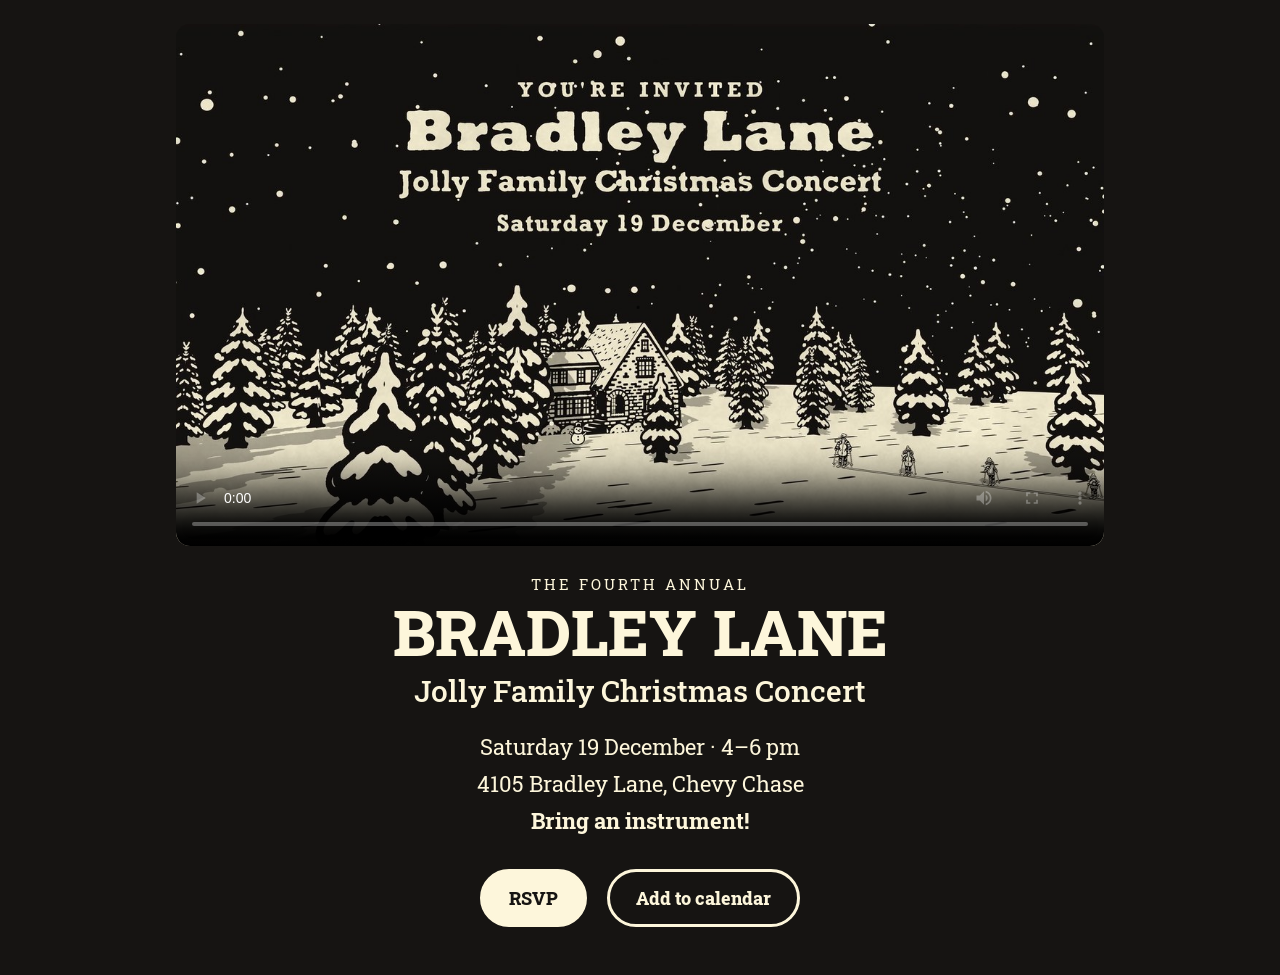
<file: JollyFamilyChristmasConcert2026/index.html>
<!doctype html>
<html lang="en"><head><meta charset="utf-8"><meta name="viewport" content="width=device-width, initial-scale=1">
<title>Bradley Lane Christmas Concert</title>
<meta name="robots" content="noindex">
<meta property="og:title" content="You're invited: the Fourth Annual Bradley Lane Jolly Family Christmas Concert">
<meta property="og:description" content="Saturday 19 December, 4-6 pm, 4105 Bradley Lane. Bring an instrument!">
<meta property="og:image" content="https://edmundcrawley.com/JollyFamilyChristmasConcert2026/poster.jpg">
<meta property="og:url" content="https://edmundcrawley.com/JollyFamilyChristmasConcert2026/">
<meta property="og:type" content="video.other">
<meta name="twitter:card" content="summary_large_image">
<link rel="preconnect" href="https://fonts.googleapis.com"><link rel="preconnect" href="https://fonts.gstatic.com" crossorigin>
<link href="https://fonts.googleapis.com/css2?family=Roboto+Slab:wght@500;800&display=swap" rel="stylesheet">
<style>
  :root { --ink: #161412; --paper: #FDF6DB; }
  * { box-sizing: border-box; }
  body { margin: 0; background: var(--ink); color: var(--paper); font-family: Rockwell, "Roboto Slab", Georgia, serif; text-align: center; }
  main { max-width: 960px; margin: 0 auto; padding: 24px 16px 48px; }
  video { width: 100%; height: auto; display: block; border-radius: 14px; background: var(--ink); }
  .k { letter-spacing: .2em; font-size: 15px; margin: 28px 0 4px; }
  h1 { font-weight: 800; font-size: clamp(34px, 7vw, 64px); margin: 0; line-height: 1.05; }
  h2 { font-weight: 500; font-size: clamp(20px, 3.6vw, 30px); margin: 6px 0 22px; }
  p { font-size: clamp(17px, 2.6vw, 22px); margin: 6px 0; line-height: 1.4; }
  .b { display: inline-block; margin: 26px 8px 0; padding: 14px 26px; border-radius: 40px; font-weight: 800; font-size: 18px; text-decoration: none; border: 3px solid var(--paper); }
  .solid { background: var(--paper); color: var(--ink); } .line { color: var(--paper); }
</style></head>
<body><main>
  <video controls playsinline preload="metadata" poster="poster.jpg"><source src="bradley_lane_invite.mp4" type="video/mp4"></video>
  <div class="k">THE FOURTH ANNUAL</div>
  <h1>BRADLEY LANE</h1>
  <h2>Jolly Family Christmas Concert</h2>
  <p>Saturday 19 December &middot; 4&ndash;6 pm</p>
  <p>4105 Bradley Lane, Chevy Chase</p>
  <p><strong>Bring an instrument!</strong></p>
  <a class="b solid" href="mailto:edmundcrawley@gmail.com?subject=RSVP%3A%20Bradley%20Lane%20Christmas%20Concert">RSVP</a>
  <a class="b line" href="bradley_lane_concert.ics" download>Add to calendar</a>
</main></body></html>
</file>
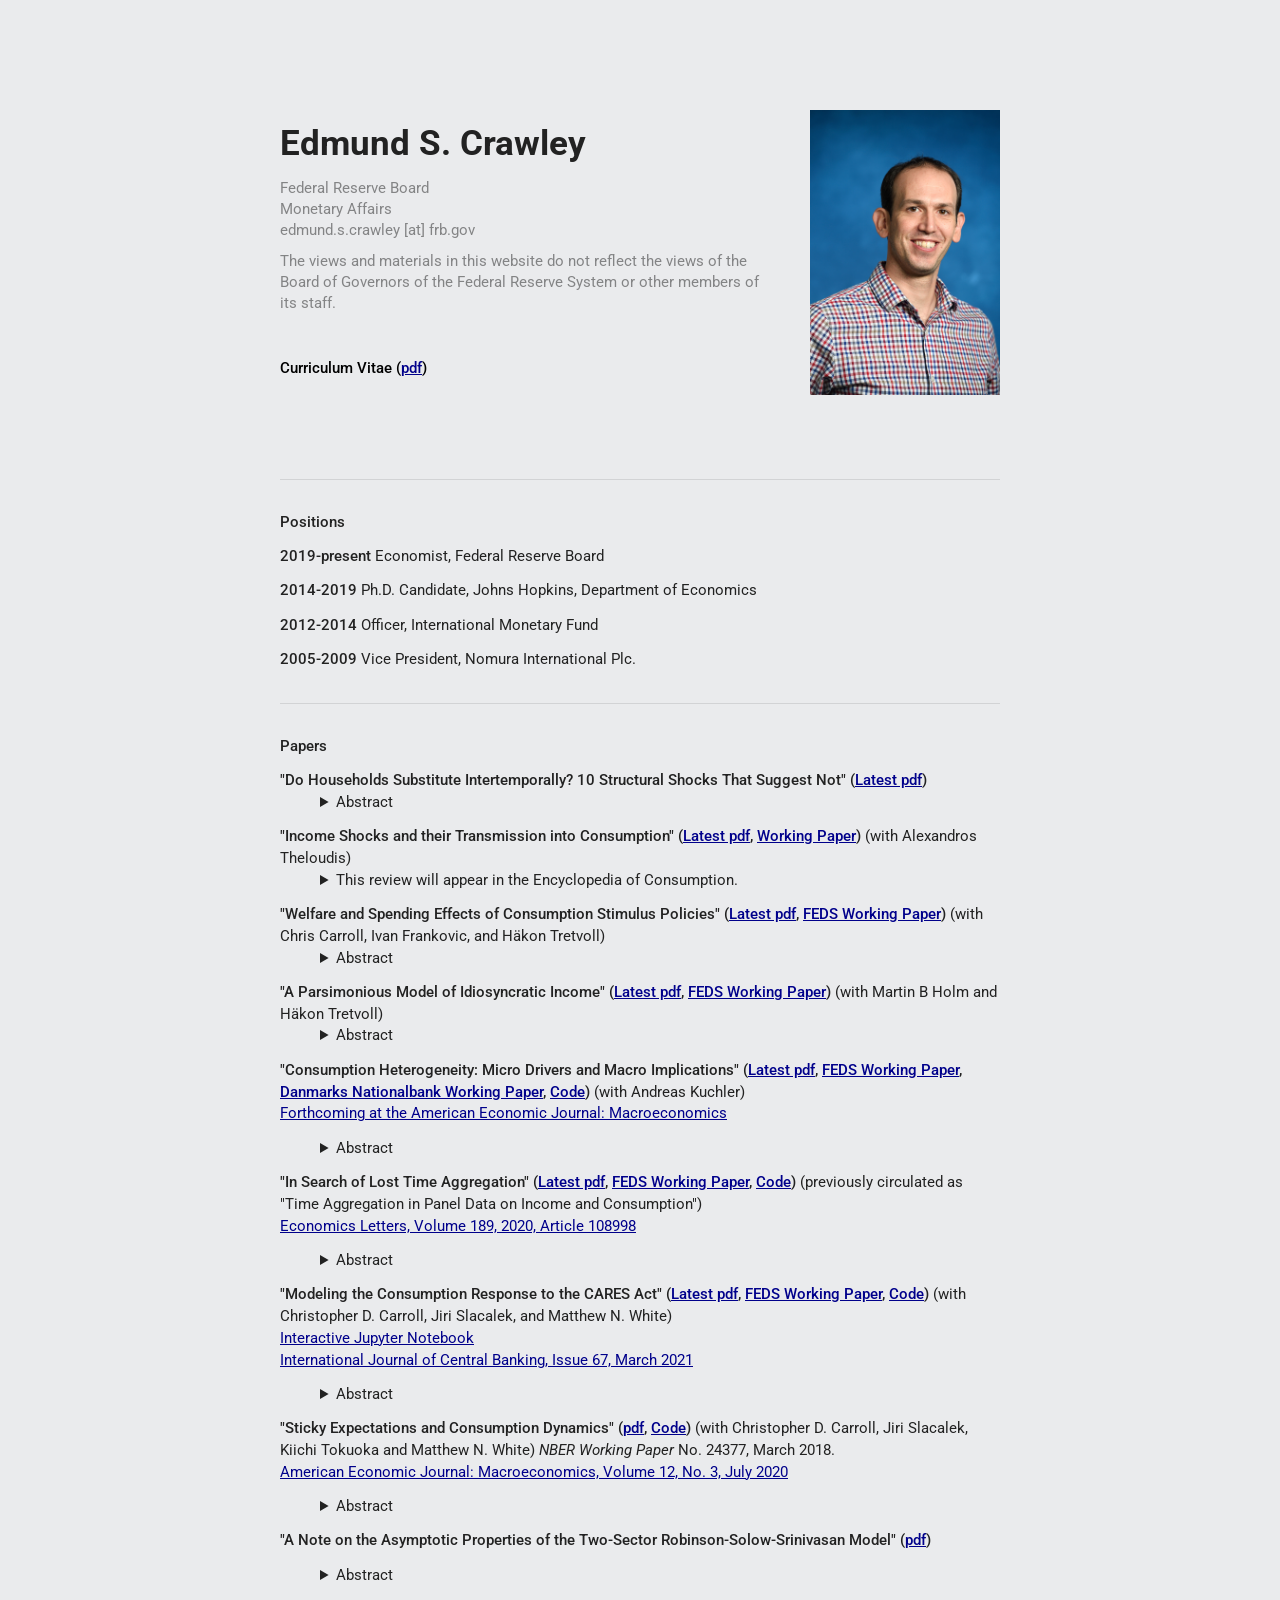
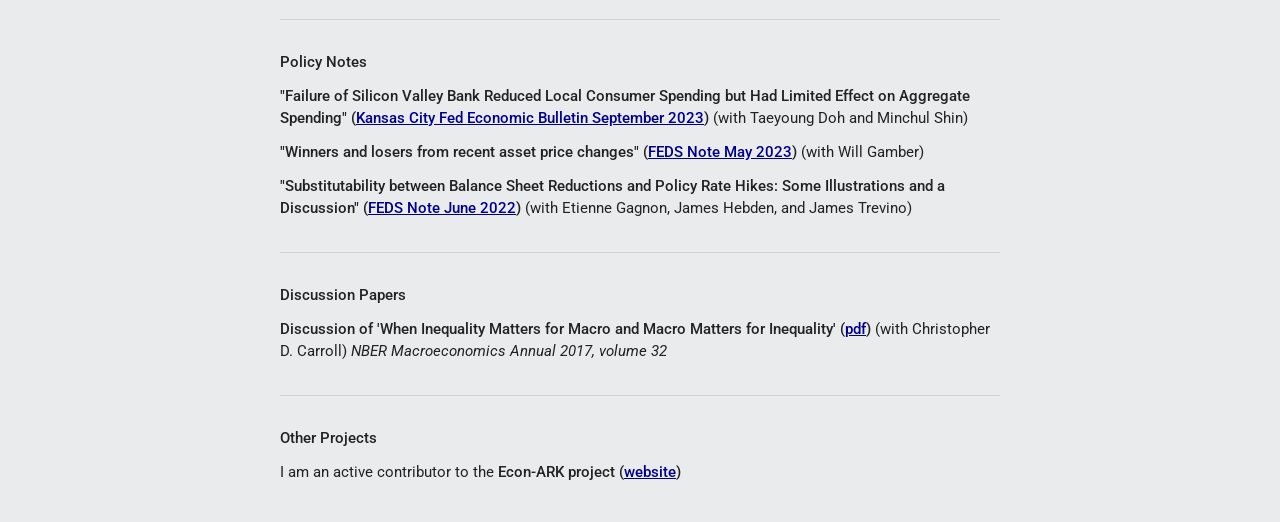
<file: website_archive/index.html>
<!DOCTYPE html>
<html lang="en-US">
<head>
<link rel="shortcut icon" href="favicon.ico" type="image/x-icon">

<!-- Global site tag (gtag.js) - Google Analytics -->
<script async src="https://www.googletagmanager.com/gtag/js?id=UA-119889944-1"></script>
<script>
  window.dataLayer = window.dataLayer || [];
  function gtag(){dataLayer.push(arguments);}
  gtag('js', new Date());
  gtag('config', 'UA-119889944-1');

</script>

    <meta charset="utf-8">
    <meta content="width=device-width" name="viewport">
    <meta content="Edmund S. Crawley" name="description">
    <title>Edmund S. Crawley</title>
    <link href="style.css" rel="stylesheet">
    <link href='https://fonts.googleapis.com/css?family=Roboto:400,300,500' rel='stylesheet' type='text/css'>
    <link href="https://fonts.googleapis.com/css?family=Droid+Serif" rel="stylesheet">
    <meta name="format-detection" content="telephone=no"></meta>

<style>
.tab { margin-left: 40px; }
.uppercase { text-transform: uppercase; }
.lowercase { text-transform: lowercase; }
.photo {
    max-width: 200px;
    background-color: black;
    padding-top: 50px;
    padding-bottom: 40px;
    padding-left: 100px;
}
</style>
</head>


<body>
    <div id="header">
        <div class="container">
	<br> <br>
        <img src="headshot_small.jpg" align="right" width="240px" style="padding-left:50px;">
        <h1 style="font-size:35px">Edmund S. Crawley</h1>
        <p>Federal Reserve Board<br>Monetary Affairs<br>edmund.s.crawley [at] frb.gov</p>
	<p>The views and materials in this website do not reflect the views of the Board of Governors of the Federal Reserve System or other members of its staff.</p>
        <br>        
	<h2 style="color:black"> Curriculum Vitae (<a href="Resume_Edmund_Crawley.pdf" class="lowercase" style="color:darkblue">pdf</a>)</h2>
        <br>
	</div>

    <section class="text">
    <hr>
    	<h2> Positions </h2>
		<p> <h2> 2019-present <span style="font-weight:normal">Economist, Federal Reserve Board</span></h2>
		<p> <h2> 2014-2019 <span style="font-weight:normal">Ph.D. Candidate, Johns Hopkins, Department of Economics</span></h2>  
		<p> <h2> 2012-2014 <span style="font-weight:normal">Officer, International Monetary Fund</span></h2> 
		<p> <h2> 2005-2009 <span style="font-weight:normal">Vice President, Nomura International Plc.</span></h2> 
    <hr>
    <h2>Papers</h2>
	      <h2>"Do Households Substitute Intertemporally? 10 Structural Shocks That Suggest Not" (<a href="DoHouseholdsSubstituteIntertemporally.pdf">Latest pdf</a>) <span style="font-weight:normal">  
		<br>
            <details>
            <summary class="tab">Abstract</summary>
            <p class="tab"> I combine microdata on the intertemporal marginal propensity to consume (iMPC) with 10 different structural macro shocks to identify the role of intertemporal substitution in consumption behavior. Although some of the shocks lead to large and persistent changes in real interest rates—which in many models would induce a large intertemporal substitution effect—I find no evidence that households shift the timing of their consumption in response to these interest rate changes. Indeed, the iMPC explains almost all the aggregate consumption response, leaving no role for intertemporal substitution. </p>
          </details>

	      <h2>"Income Shocks and their Transmission into Consumption" (<a href="ConsumptionEncyclopedia.pdf">Latest pdf</a>, <a href="https://arxiv.org/abs/2404.12214">Working Paper</a>) <span style="font-weight:normal">(with Alexandros Theloudis)  
		<br>
            <details>
            <summary class="tab">This review will appear in the Encyclopedia of Consumption.</summary>
          </details>

	      <h2>"Welfare and Spending Effects of Consumption Stimulus Policies" (<a href="HAFiscal.pdf">Latest pdf</a>, <a href="https://www.federalreserve.gov/econres/feds/welfare-and-spending-effects-of-consumption-stimulus-policies.htm">FEDS Working Paper</a>) <span style="font-weight:normal">(with Chris Carroll, Ivan Frankovic, and H&auml;kon Tretvoll)  
		<br>
            <details>
            <summary class="tab">Abstract</summary>
            <p class="tab"> Using a heterogeneous agent model calibrated to match measured spending dynamics over four years following an income shock (Fagereng et al. (2021)), we assess the effectiveness of three fiscal stimulus policies employed during recent recessions.  Unemployment insurance (UI) extensions are the clear ``bang for the buck'' winner when effectiveness is measured in utility terms.  Stimulus checks are second best and have two advantages (over UI): they arrive and are spent faster, despite being less targeted, and they are scalable to any desired size.  A temporary (two-year) cut in the rate of wage taxation is considerably less effective than the other policies and has negligible effects in the version of our model without a multiplier. </p>
          </details>

	      <h2>"A Parsimonious Model of Idiosyncratic Income" (<a href="A_Parsimonious_Model_of_Idiosyncratic_Income.pdf">Latest pdf</a>, <a href="https://www.federalreserve.gov/econres/feds/a-parsimonious-model-of-idiosyncratic-income.htm">FEDS Working Paper</a>) <span style="font-weight:normal">(with Martin B Holm and H&auml;kon Tretvoll)  
		<br>
            <details>
            <summary class="tab">Abstract</summary>
            <p class="tab"> The standard model of permanent and transitory income provides estimates that differ depending on the type of moments used---levels or differences---and the weighting matrix applied. We propose two changes to the standard model. First, we account for the time-aggregated nature of observed income data. Second, we allow transitory shocks to persist for varying lengths of time. With only one additional parameter, our proposed model consistently estimates the parameters of the income process irrespective of the moments and weighting matrix applied. We strongly advise against estimating the standard model using difference moments.</p>
          </details>

	      <h2>"Consumption Heterogeneity: Micro Drivers and Macro Implications" (<a href="ConsumptionHeterogeneity.pdf">Latest pdf</a>, <a href="https://www.federalreserve.gov/econres/feds/consumption-heterogeneity-micro-drivers-and-macro-implications.htm">FEDS Working Paper</a>, <a href="http://www.nationalbanken.dk/en/publications/Pages/2018/11/Working-Paper-no-129.aspx">Danmarks Nationalbank Working Paper</a>, <a href="https://github.com/edmundcrawley/IncomeUncertaintyGit">Code</a>) <span style="font-weight:normal">(with Andreas Kuchler)  
		<br> <a href="https://www.aeaweb.org/articles?id=10.1257/mac.20200352&&from=f"> Forthcoming at the American Economic Journal: Macroeconomics</a> </span></h2> 
            <details>
            <summary class="tab">Abstract</summary>
            <p class="tab"> We propose a new empirical method to estimate the response of consumption to permanent and transitory income shocks for different groups of households. The method overcomes the time aggregation bias found in existing literature. We apply this method to administrative data from Denmark, allowing us to finely divide the population to identify heterogeneous behavior. We find a strong relation between liquid wealth and consumption smoothing. In addition, liquid wealth predicts consumption behavior across all other household characteristics we consider. We use our method to estimate the size of monetary policy redistribution channels.</p>
          </details>

          <h2> "In Search of Lost Time Aggregation" (<a href="InSearchOfLostTime.pdf">Latest pdf</a>, <a href="https://www.federalreserve.gov/econres/feds/in-search-of-lost-time-aggregation.htm">FEDS Working Paper</a>, <a href="https://github.com/edmundcrawley/BPP_PSID_TimeAgg">Code</a>) <span style="font-weight:normal">  (previously circulated as "Time Aggregation in Panel Data on Income and Consumption") <br> <a href="https://doi.org/10.1016/j.econlet.2020.108998">Economics Letters, Volume 189, 2020, Article 108998</a></span></h2>
              <details>
              <summary class="tab">Abstract</summary>
              <p class="tab"> In 1960, Working noted that time aggregation of a random walk induces serial correlation in the first difference that is not present in the original series. This important contribution has been overlooked in a recent literature analyzing income and consumption in panel data. I examine Blundell, Pistaferri and Preston (2008) as an important example for which time aggregation has quantitatively large effects. Using new techniques to correct for the problem, I find the estimate for the partial insurance to transitory shocks, originally estimated to be 0.05, increases to 0.24. This larger estimate resolves the dissonance between the low partial consumption insurance estimates of Blundell, Pistaferri and Preston (2008) and the high marginal propensities to consume found in the natural experiment literature. A remaining puzzle is the low estimate I recover for the partial insurance to permanent shocks.</p>
              </details>

          <h2> "Modeling the Consumption Response to the CARES Act" (<a href="ConsumptionResponse.pdf">Latest pdf</a>, <a href="https://www.federalreserve.gov/econres/feds/modeling-the-consumption-response-to-the-CARES-act.htm">FEDS Working Paper</a>, <a href="https://github.com/econ-ark/Pandemic">Code</a>)  <span style="font-weight:normal"> (with Christopher D. Carroll, Jiri Slacalek, and Matthew N. White)
<br> <a href="https://econ-ark.org/pandemicdashboard"> Interactive Jupyter Notebook</a> <br>
 <a href="https://www.ijcb.org/journal/ijcb21q1a4.htm">International Journal of Central Banking, Issue 67, March 2021</a></span></h2>
              <details>
              <summary class="tab">Abstract</summary>
              <p class="tab"> To predict the effects of the 2020 U.S. CARES Act on consumption, we extend a model that matches responses of households to past consumption stimulus packages.  The extension allows us to account for two novel features of the coronavirus crisis.
  First, during the lockdown, many types of spending are undesirable or impossible.
  Second, some of the jobs that disappear during the lockdown will not reappear when it is lifted.
  We estimate that, if the lockdown is short-lived, the combination of expanded unemployment insurance benefits and stimulus payments should be sufficient to allow a swift recovery in consumer spending to its pre-crisis levels.  If the lockdown lasts longer, an extension of enhanced unemployment benefits will likely be necessary if consumption spending is to recover.</p>
              </details>

          <h2> "Sticky Expectations and Consumption Dynamics" (<a href="StickyE.pdf">pdf</a>, <a href="cAndCwithStickyE.zip">Code</a>) <span style="font-weight:normal">(with Christopher D. Carroll, Jiri Slacalek, Kiichi Tokuoka and Matthew N. White) <i>NBER Working Paper</i> No. 24377, March 2018. <br> <a href="https://www.aeaweb.org/articles?id=10.1257/mac.20180286">American Economic Journal: Macroeconomics, Volume 12, No. 3, July 2020</a></span>  </h2>
	      <details>
              <summary class="tab">Abstract</summary>
              <p class="tab"> Macroeconomic models often invoke consumption "habits" to explain the substantial persistence of aggregate consumption growth. But a large literature has found no evidence of habits in microeconomic datasets that measure the behavior of individual households. We show that the apparent conflict can be explained by a model in which consumers have accurate knowledge of their personal circumstances but 'sticky expectations' about the macroeconomy. In our model, the persistence of aggregate consumption growth reflects consumers' imperfect attention to aggregate shocks. Our proposed degree of (macro) inattention has negligible utility costs, because aggregate shocks constitute only a tiny proportion of the uncertainty that consumers face.</p>
              </details>

          <h2> "A Note on the Asymptotic Properties of the Two-Sector Robinson-Solow-Srinivasan Model" (<a href="AsymptoticRSS.pdf">pdf</a>)   </h2>
              <details>
              <summary class="tab">Abstract</summary>
              <p class="tab"> I show that the periodic and chaotic behavior exhibited by the two-sector Robinson-Solow-Srinivasan model in discrete-time is asymptotically irrelevant. If the discrete time interval is smaller than a critical limit, the qualitative properties of the model are the same as those in the continuous-time model.</p>
              </details>
        <hr>

    <h2>Policy Notes</h2>
          <h2> "Failure of Silicon Valley Bank Reduced Local Consumer Spending but Had Limited Effect on Aggregate Spending" (<a href="https://www.kansascityfed.org/research/economic-bulletin/failure-of-silicon-valley-bank-reduced-local-consumer-spending-but-had-limited-effect-on-aggregate-spending/#:~:text=We%20find%20that%20while%20spending,spending%20was%20not%20significantly%20affected.">Kansas City Fed Economic Bulletin September 2023</a>) <span style="font-weight:normal">(with Taeyoung Doh and Minchul Shin)   </h2>

          <h2> "Winners and losers from recent asset price changes" (<a href="https://doi.org/10.17016/2380-7172.3287">FEDS Note May 2023</a>) <span style="font-weight:normal">(with  Will Gamber)   </h2>

          <h2> "Substitutability between Balance Sheet Reductions and Policy Rate Hikes: Some Illustrations and a Discussion" (<a href="https://doi.org/10.17016/2380-7172.3147">FEDS Note June 2022</a>) <span style="font-weight:normal">(with  Etienne Gagnon, James Hebden, and James Trevino)   </h2>
    <hr>

    <h2>Discussion Papers</h2>
          <h2> Discussion of 'When Inequality Matters for Macro and Macro Matters for Inequality' (<a href="http://www.nber.org/chapters/c13928.pdf">pdf</a>) <span style="font-weight:normal">(with Christopher D. Carroll) <i>NBER Macroeconomics Annual 2017, volume 32</i> </span>  </h2>
    <hr>
    <h2>Other Projects</h2>
          <h2> <span style="font-weight:normal">I am an active contributor to the </span> Econ-ARK project (<a href="https://econ-ark.org/">website</a>)  </h2>

    </section>
</body>

</html>
</file>
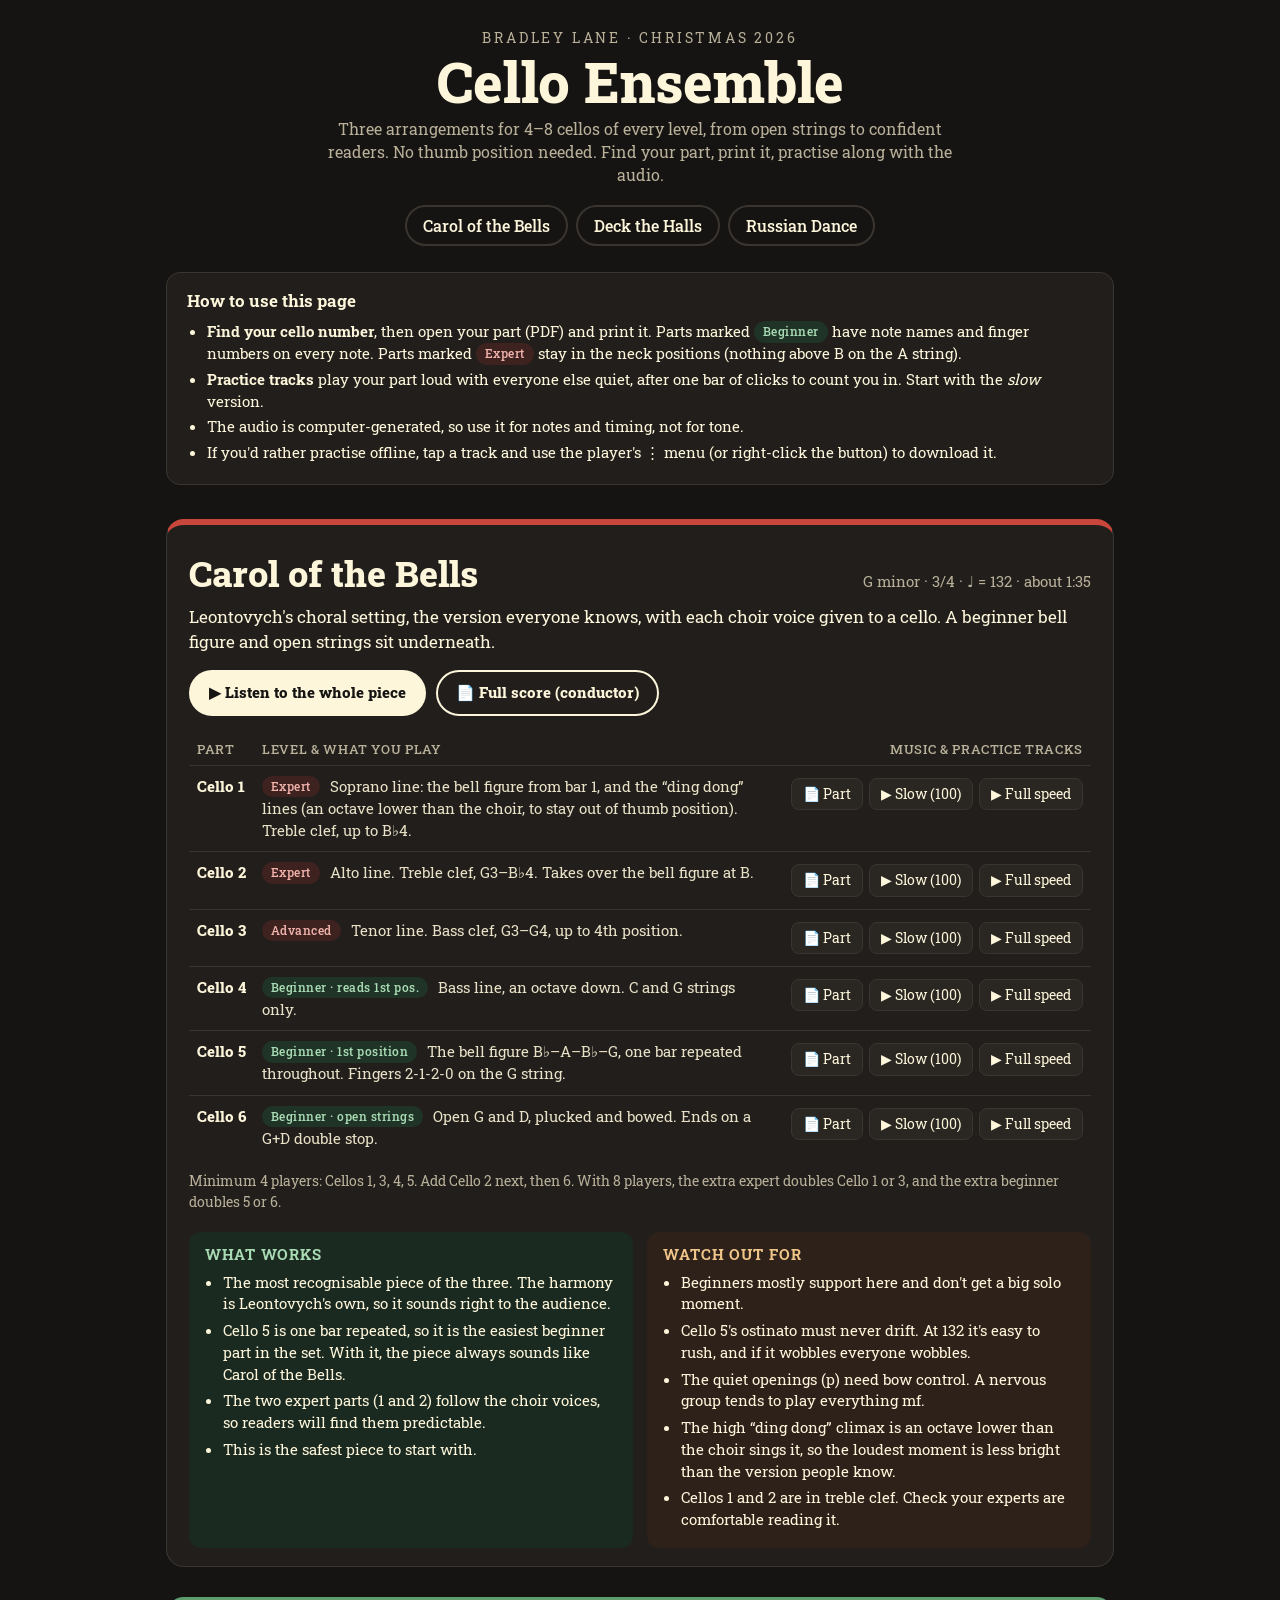
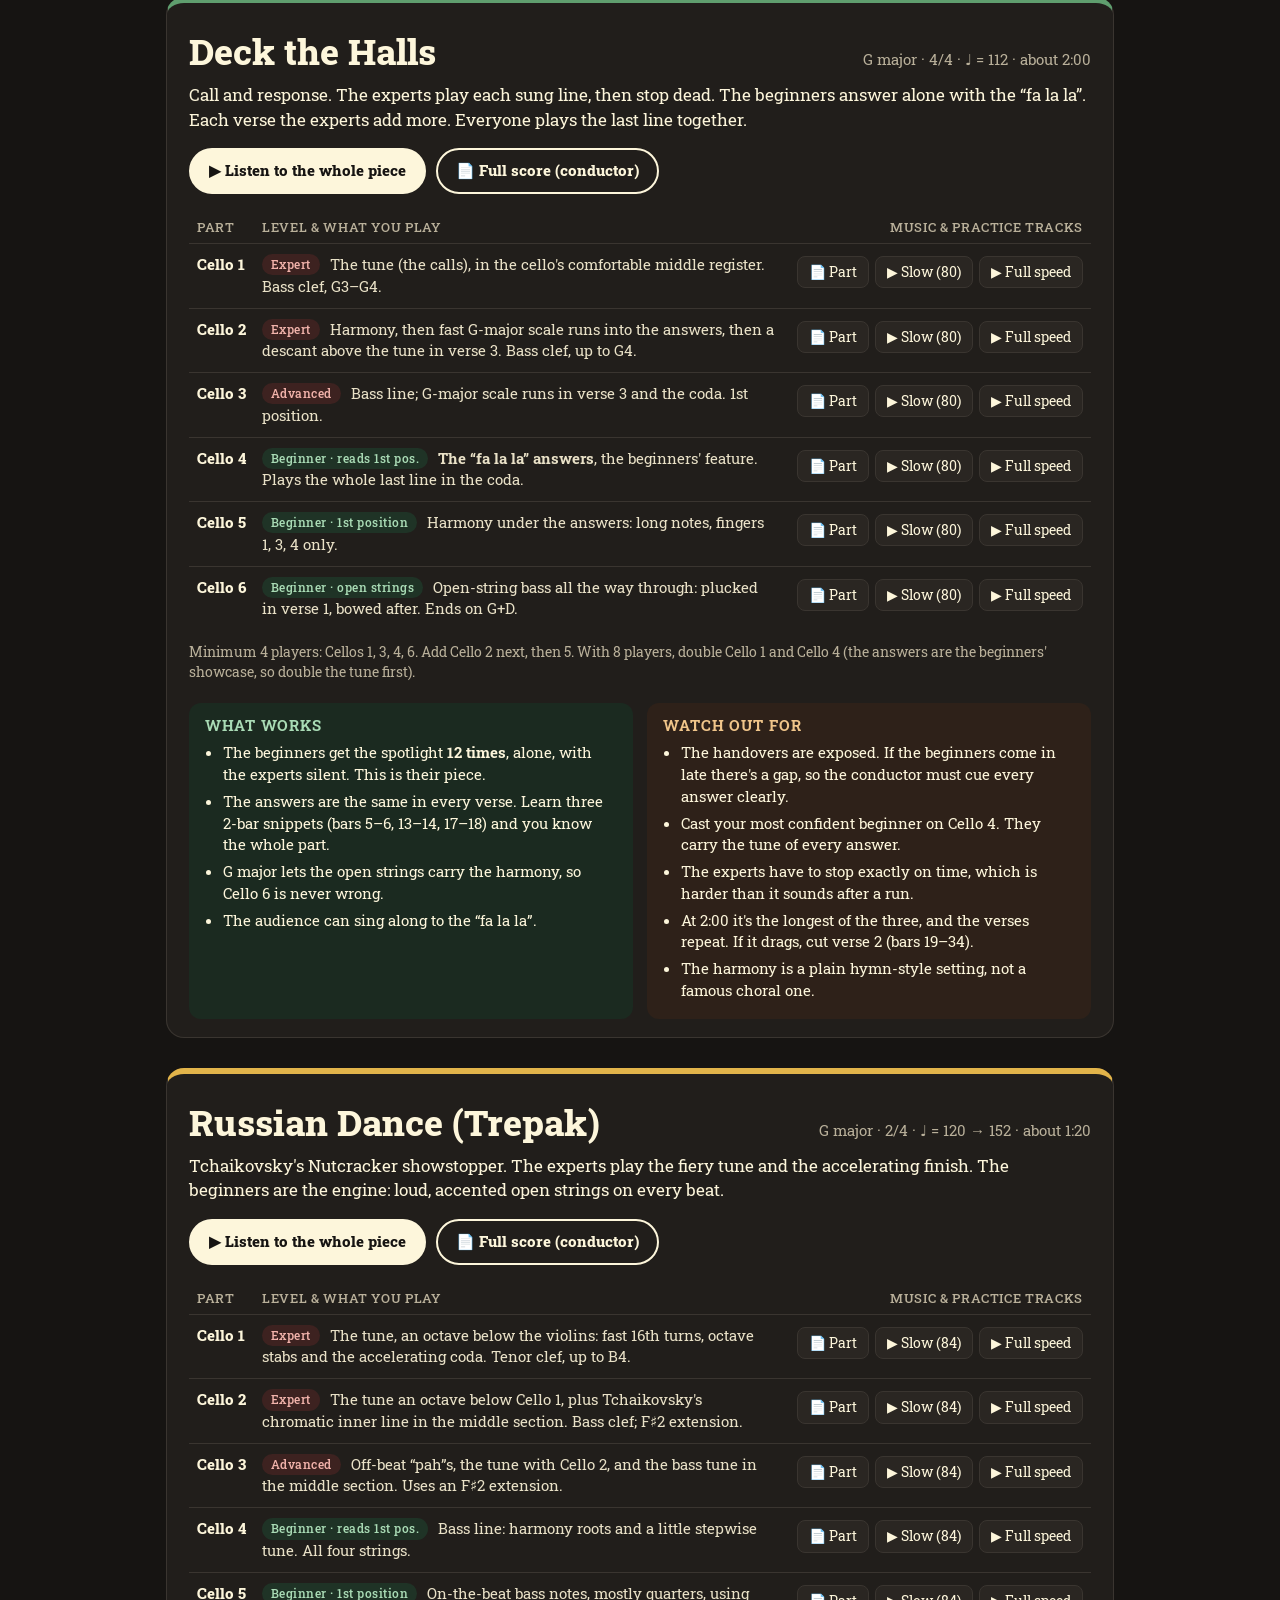
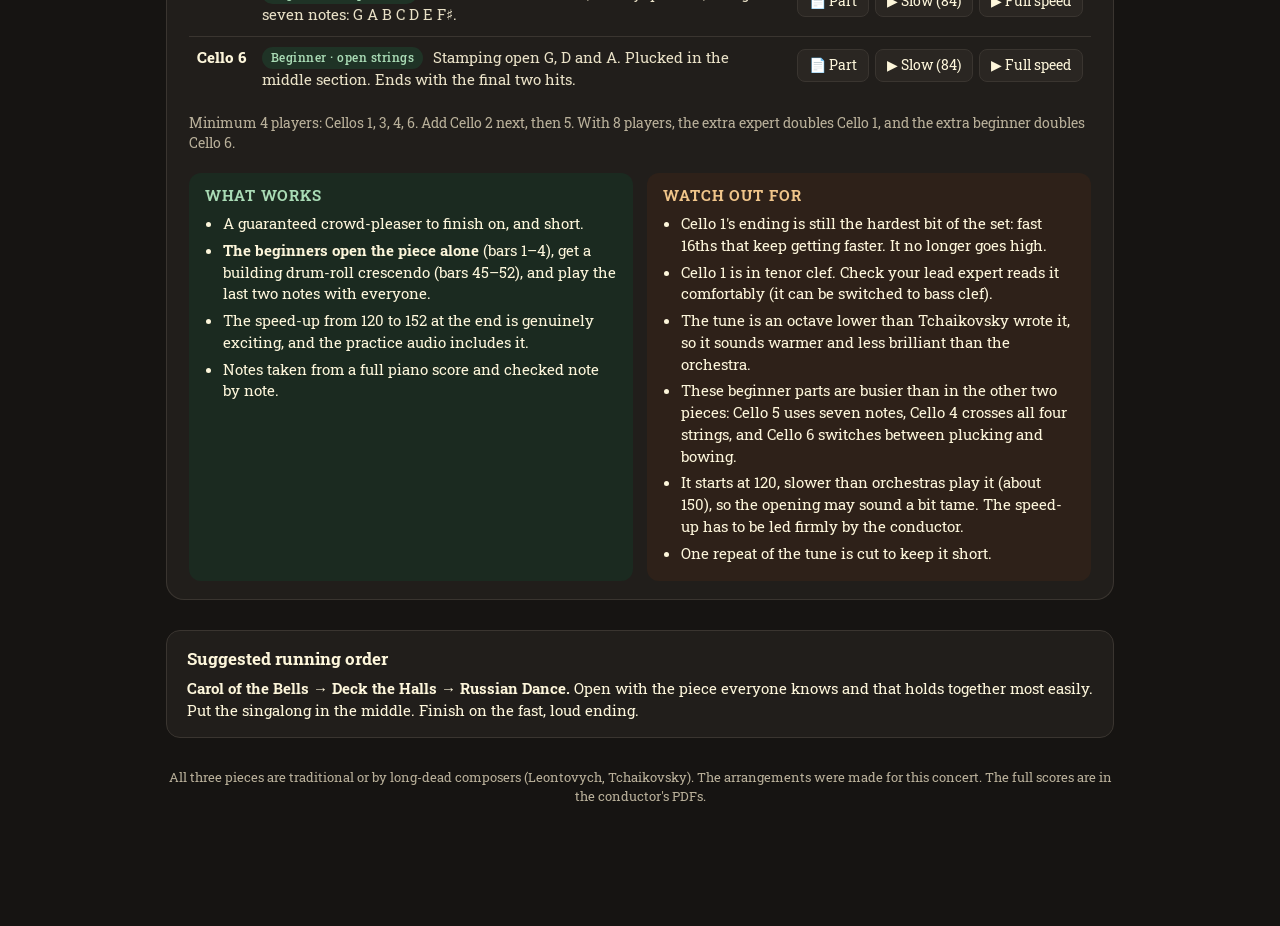
<file: JollyFamilyChristmasConcert2026/CelloEnsemble/index.html>
<!doctype html>
<html lang="en"><head><meta charset="utf-8"><meta name="viewport" content="width=device-width, initial-scale=1">
<title>Cello Ensemble · Bradley Lane Christmas Concert</title>
<meta name="robots" content="noindex, nofollow">
<link rel="preconnect" href="https://fonts.googleapis.com"><link rel="preconnect" href="https://fonts.gstatic.com" crossorigin>
<link href="https://fonts.googleapis.com/css2?family=Roboto+Slab:wght@400;500;800&display=swap" rel="stylesheet">
<style>
  :root { --ink: #161412; --paper: #FDF6DB; --card: #211e1b; --line: #3a3530; --muted: #b9b09a;
          --holly: #c8463c; --pine: #5f9e6e; --gold: #e2b44a; }
  * { box-sizing: border-box; }
  html { scroll-behavior: smooth; }
  body { margin: 0; background: var(--ink); color: var(--paper); font-family: Rockwell, "Roboto Slab", Georgia, serif; line-height: 1.45; }
  main { max-width: 980px; margin: 0 auto; padding: 28px 16px 120px; }
  a { color: var(--paper); }
  header { text-align: center; margin-bottom: 26px; }
  .k { letter-spacing: .2em; font-size: 14px; color: var(--muted); }
  h1 { font-weight: 800; font-size: clamp(32px, 6.5vw, 56px); margin: 4px 0 6px; line-height: 1.05; }
  header p { margin: 4px auto; max-width: 640px; color: var(--muted); }
  nav { display: flex; flex-wrap: wrap; gap: 8px; justify-content: center; margin: 18px 0 8px; }
  nav a { text-decoration: none; border: 2px solid var(--line); border-radius: 30px; padding: 7px 16px; font-weight: 500; }
  nav a:hover { border-color: var(--paper); }

  .how { background: var(--card); border: 1px solid var(--line); border-radius: 14px; padding: 16px 20px; margin: 22px 0 34px; font-size: 15px; }
  .how h2 { font-size: 17px; margin: 0 0 8px; }
  .how ul { margin: 0; padding-left: 20px; } .how li { margin: 4px 0; }
  .lv { display: inline-block; font-size: 12px; font-weight: 500; letter-spacing: .04em; padding: 2px 9px; border-radius: 20px; white-space: nowrap; vertical-align: 1px; }
  .lv.ex { background: #3d2220; color: #f2b3ab; } .lv.be { background: #1f3326; color: #a9dbb5; }

  section.piece { background: var(--card); border: 1px solid var(--line); border-radius: 18px; padding: 22px 22px 18px; margin: 0 0 30px; border-top: 6px solid var(--accent); scroll-margin-top: 12px; }
  .ph { display: flex; flex-wrap: wrap; align-items: baseline; justify-content: space-between; gap: 6px 16px; }
  .ph h2 { font-size: clamp(26px, 4.6vw, 36px); font-weight: 800; margin: 0; }
  .meta { color: var(--muted); font-size: 15px; }
  .tag { margin: 6px 0 16px; font-size: 17px; }
  .top { display: flex; flex-wrap: wrap; gap: 10px; margin-bottom: 18px; }
  .btn { display: inline-flex; align-items: center; gap: 8px; padding: 10px 18px; border-radius: 30px; font-weight: 800; font-size: 15px; text-decoration: none; border: 2px solid var(--paper); cursor: pointer; font-family: inherit; }
  .btn.solid { background: var(--paper); color: var(--ink); } .btn.line { background: transparent; color: var(--paper); }

  table { width: 100%; border-collapse: collapse; font-size: 15px; }
  th { text-align: left; font-weight: 500; color: var(--muted); font-size: 13px; letter-spacing: .05em; text-transform: uppercase; padding: 6px 8px; border-bottom: 1px solid var(--line); }
  td { padding: 10px 8px; border-bottom: 1px solid var(--line); vertical-align: top; }
  tr:last-child td { border-bottom: 0; }
  td.part { font-weight: 800; white-space: nowrap; }
  td.role { color: #e9e1c7; } td.role .lv { margin-right: 6px; }
  td.dl { white-space: nowrap; text-align: right; }
  .chip { display: inline-block; margin: 2px 0 2px 6px; padding: 5px 11px; border-radius: 8px; border: 1px solid var(--line); text-decoration: none; font-size: 14px; background: #2a2622; }
  .chip:hover { border-color: var(--paper); }
  .chip.playing { background: var(--gold); color: var(--ink); border-color: var(--gold); }
  .min { font-size: 14px; color: var(--muted); margin: 12px 0 0; }

  .notes { display: grid; grid-template-columns: 1fr 1fr; gap: 14px; margin-top: 20px; }
  .notes div { border-radius: 12px; padding: 12px 16px; font-size: 15px; }
  .notes h3 { margin: 0 0 6px; font-size: 15px; letter-spacing: .06em; text-transform: uppercase; }
  .notes ul { margin: 0; padding-left: 18px; } .notes li { margin: 5px 0; }
  .good { background: #1b2a20; } .good h3 { color: #a9dbb5; }
  .warn { background: #2e2119; } .warn h3 { color: #f0c58a; }

  .order { background: var(--card); border: 1px solid var(--line); border-radius: 14px; padding: 16px 20px; font-size: 15px; }
  .order h2 { font-size: 17px; margin: 0 0 6px; }
  footer { color: var(--muted); font-size: 13px; text-align: center; margin-top: 30px; }

  #player { position: fixed; left: 0; right: 0; bottom: 0; background: #0d0c0b; border-top: 1px solid var(--line); padding: 10px 16px; display: none; z-index: 5; }
  #player.on { display: block; }
  #player .in { max-width: 980px; margin: 0 auto; display: flex; align-items: center; gap: 12px; }
  #player .t { font-size: 14px; min-width: 0; flex: 0 1 260px; overflow: hidden; text-overflow: ellipsis; white-space: nowrap; }
  #player audio { flex: 1; min-width: 0; height: 40px; }
  #player button { background: none; border: 0; color: var(--muted); font-size: 22px; cursor: pointer; padding: 0 4px; }

  @media (max-width: 700px) {
    section.piece { padding: 18px 14px 14px; }
    .notes { grid-template-columns: 1fr; }
    thead { display: none; }
    tr { display: grid; grid-template-columns: auto 1fr; gap: 2px 10px; padding: 10px 0; border-bottom: 1px solid var(--line); }
    tr:last-child { border-bottom: 0; }
    td { border: 0; padding: 0; }
    td.dl { grid-column: 1 / -1; text-align: left; white-space: normal; margin-top: 6px; }
    .chip { margin: 2px 6px 2px 0; }
    #player .in { flex-wrap: wrap; gap: 4px 10px; } #player .t { flex-basis: calc(100% - 40px); }
  }
</style></head>
<body><main>
<header>
  <div class="k">BRADLEY LANE · CHRISTMAS 2026</div>
  <h1>Cello Ensemble</h1>
  <p>Three arrangements for 4–8 cellos of every level, from open strings to confident readers. No thumb position needed. Find your part, print it, practise along with the audio.</p>
  <nav><a href="#carol">Carol of the Bells</a><a href="#deck">Deck the Halls</a><a href="#trepak">Russian Dance</a></nav>
</header>

<div class="how">
  <h2>How to use this page</h2>
  <ul>
    <li><strong>Find your cello number</strong>, then open your part (PDF) and print it. Parts marked <span class="lv be">Beginner</span> have note names and finger numbers on every note. Parts marked <span class="lv ex">Expert</span> stay in the neck positions (nothing above B on the A string).</li>
    <li><strong>Practice tracks</strong> play your part loud with everyone else quiet, after one bar of clicks to count you in. Start with the <em>slow</em> version.</li>
    <li>The audio is computer-generated, so use it for notes and timing, not for tone.</li>
    <li>If you'd rather practise offline, tap a track and use the player's ⋮ menu (or right-click the button) to download it.</li>
  </ul>
</div>

<div id="pieces"></div>

<div class="order">
  <h2>Suggested running order</h2>
  <p style="margin:0"><strong>Carol of the Bells → Deck the Halls → Russian Dance.</strong> Open with the piece everyone knows and that holds together most easily. Put the singalong in the middle. Finish on the fast, loud ending.</p>
</div>

<footer>All three pieces are traditional or by long-dead composers (Leontovych, Tchaikovsky). The arrangements were made for this concert. The full scores are in the conductor's PDFs.</footer>
</main>

<div id="player"><div class="in"><span class="t" id="ptitle"></span><audio id="audio" controls preload="none"></audio><button id="pclose" aria-label="Close player">×</button></div></div>

<script>
const PIECES = [
  { id: "carol", dir: "carol-of-the-bells", title: "Carol of the Bells", accent: "#c8463c",
    meta: "G minor · 3/4 · ♩ = 132 · about 1:35", slow: "slow-100bpm", slowLabel: "Slow (100)",
    tag: "Leontovych's choral setting, the version everyone knows, with each choir voice given to a cello. A beginner bell figure and open strings sit underneath.",
    parts: [
      ["ex", "Expert", "Soprano line: the bell figure from bar 1, and the “ding dong” lines (an octave lower than the choir, to stay out of thumb position). Treble clef, up to B♭4."],
      ["ex", "Expert", "Alto line. Treble clef, G3–B♭4. Takes over the bell figure at B."],
      ["ex", "Advanced", "Tenor line. Bass clef, G3–G4, up to 4th position."],
      ["be", "Beginner · reads 1st pos.", "Bass line, an octave down. C and G strings only."],
      ["be", "Beginner · 1st position", "The bell figure B♭–A–B♭–G, one bar repeated throughout. Fingers 2-1-2-0 on the G string."],
      ["be", "Beginner · open strings", "Open G and D, plucked and bowed. Ends on a G+D double stop."],
    ],
    min: "Minimum 4 players: Cellos 1, 3, 4, 5. Add Cello 2 next, then 6. With 8 players, the extra expert doubles Cello 1 or 3, and the extra beginner doubles 5 or 6.",
    good: [
      "The most recognisable piece of the three. The harmony is Leontovych's own, so it sounds right to the audience.",
      "Cello 5 is one bar repeated, so it is the easiest beginner part in the set. With it, the piece always sounds like Carol of the Bells.",
      "The two expert parts (1 and 2) follow the choir voices, so readers will find them predictable.",
      "This is the safest piece to start with.",
    ],
    warn: [
      "Beginners mostly support here and don't get a big solo moment.",
      "Cello 5's ostinato must never drift. At 132 it's easy to rush, and if it wobbles everyone wobbles.",
      "The quiet openings (p) need bow control. A nervous group tends to play everything mf.",
      "The high “ding dong” climax is an octave lower than the choir sings it, so the loudest moment is less bright than the version people know.",
      "Cellos 1 and 2 are in treble clef. Check your experts are comfortable reading it.",
    ] },
  { id: "deck", dir: "deck-the-halls", title: "Deck the Halls", accent: "#5f9e6e",
    meta: "G major · 4/4 · ♩ = 112 · about 2:00", slow: "slow-80bpm", slowLabel: "Slow (80)",
    tag: "Call and response. The experts play each sung line, then stop dead. The beginners answer alone with the “fa la la”. Each verse the experts add more. Everyone plays the last line together.",
    parts: [
      ["ex", "Expert", "The tune (the calls), in the cello's comfortable middle register. Bass clef, G3–G4."],
      ["ex", "Expert", "Harmony, then fast G-major scale runs into the answers, then a descant above the tune in verse 3. Bass clef, up to G4."],
      ["ex", "Advanced", "Bass line; G-major scale runs in verse 3 and the coda. 1st position."],
      ["be", "Beginner · reads 1st pos.", "<strong>The “fa la la” answers</strong>, the beginners' feature. Plays the whole last line in the coda."],
      ["be", "Beginner · 1st position", "Harmony under the answers: long notes, fingers 1, 3, 4 only."],
      ["be", "Beginner · open strings", "Open-string bass all the way through: plucked in verse 1, bowed after. Ends on G+D."],
    ],
    min: "Minimum 4 players: Cellos 1, 3, 4, 6. Add Cello 2 next, then 5. With 8 players, double Cello 1 and Cello 4 (the answers are the beginners' showcase, so double the tune first).",
    good: [
      "The beginners get the spotlight <strong>12 times</strong>, alone, with the experts silent. This is their piece.",
      "The answers are the same in every verse. Learn three 2-bar snippets (bars 5–6, 13–14, 17–18) and you know the whole part.",
      "G major lets the open strings carry the harmony, so Cello 6 is never wrong.",
      "The audience can sing along to the “fa la la”.",
    ],
    warn: [
      "The handovers are exposed. If the beginners come in late there's a gap, so the conductor must cue every answer clearly.",
      "Cast your most confident beginner on Cello 4. They carry the tune of every answer.",
      "The experts have to stop exactly on time, which is harder than it sounds after a run.",
      "At 2:00 it's the longest of the three, and the verses repeat. If it drags, cut verse 2 (bars 19–34).",
      "The harmony is a plain hymn-style setting, not a famous choral one.",
    ] },
  { id: "trepak", dir: "russian-dance", title: "Russian Dance (Trepak)", accent: "#e2b44a",
    meta: "G major · 2/4 · ♩ = 120 → 152 · about 1:20", slow: "slow-84bpm", slowLabel: "Slow (84)",
    tag: "Tchaikovsky's Nutcracker showstopper. The experts play the fiery tune and the accelerating finish. The beginners are the engine: loud, accented open strings on every beat.",
    parts: [
      ["ex", "Expert", "The tune, an octave below the violins: fast 16th turns, octave stabs and the accelerating coda. Tenor clef, up to B4."],
      ["ex", "Expert", "The tune an octave below Cello 1, plus Tchaikovsky's chromatic inner line in the middle section. Bass clef; F♯2 extension."],
      ["ex", "Advanced", "Off-beat “pah”s, the tune with Cello 2, and the bass tune in the middle section. Uses an F♯2 extension."],
      ["be", "Beginner · reads 1st pos.", "Bass line: harmony roots and a little stepwise tune. All four strings."],
      ["be", "Beginner · 1st position", "On-the-beat bass notes, mostly quarters, using seven notes: G A B C D E F♯."],
      ["be", "Beginner · open strings", "Stamping open G, D and A. Plucked in the middle section. Ends with the final two hits."],
    ],
    min: "Minimum 4 players: Cellos 1, 3, 4, 6. Add Cello 2 next, then 5. With 8 players, the extra expert doubles Cello 1, and the extra beginner doubles Cello 6.",
    good: [
      "A guaranteed crowd-pleaser to finish on, and short.",
      "<strong>The beginners open the piece alone</strong> (bars 1–4), get a building drum-roll crescendo (bars 45–52), and play the last two notes with everyone.",
      "The speed-up from 120 to 152 at the end is genuinely exciting, and the practice audio includes it.",
      "Notes taken from a full piano score and checked note by note.",
    ],
    warn: [
      "Cello 1's ending is still the hardest bit of the set: fast 16ths that keep getting faster. It no longer goes high.",
      "Cello 1 is in tenor clef. Check your lead expert reads it comfortably (it can be switched to bass clef).",
      "The tune is an octave lower than Tchaikovsky wrote it, so it sounds warmer and less brilliant than the orchestra.",
      "These beginner parts are busier than in the other two pieces: Cello 5 uses seven notes, Cello 4 crosses all four strings, and Cello 6 switches between plucking and bowing.",
      "It starts at 120, slower than orchestras play it (about 150), so the opening may sound a bit tame. The speed-up has to be led firmly by the conductor.",
      "One repeat of the tune is cut to keep it short.",
    ] },
];

const root = document.getElementById("pieces");
root.innerHTML = PIECES.map(p => {
  const a = f => `${p.dir}/audio/${f}`;
  const rows = p.parts.map(([cls, lvl, role], i) => {
    const n = i + 1;
    return `<tr><td class="part">Cello ${n}</td>
      <td class="role"><span class="lv ${cls}">${lvl}</span> ${role}</td>
      <td class="dl"><a class="chip" href="${p.dir}/pdf/cello-${n}.pdf" target="_blank" rel="noopener">📄 Part</a><a class="chip trk" href="${a(`cello-${n}-practice-${p.slow}.mp3`)}" data-t="${p.title}: Cello ${n} practice, slow">▶ ${p.slowLabel}</a><a class="chip trk" href="${a(`cello-${n}-practice.mp3`)}" data-t="${p.title}: Cello ${n} practice">▶ Full speed</a></td></tr>`;
  }).join("");
  return `<section class="piece" id="${p.id}" style="--accent:${p.accent}">
    <div class="ph"><h2>${p.title}</h2><span class="meta">${p.meta}</span></div>
    <p class="tag">${p.tag}</p>
    <div class="top">
      <a class="btn solid trk" href="${a("full-ensemble.mp3")}" data-t="${p.title}: full ensemble">▶ Listen to the whole piece</a>
      <a class="btn line" href="${p.dir}/pdf/00-full-score.pdf" target="_blank" rel="noopener">📄 Full score (conductor)</a>
    </div>
    <table><thead><tr><th>Part</th><th>Level &amp; what you play</th><th style="text-align:right">Music &amp; practice tracks</th></tr></thead><tbody>${rows}</tbody></table>
    <p class="min">${p.min}</p>
    <div class="notes">
      <div class="good"><h3>What works</h3><ul>${p.good.map(x => `<li>${x}</li>`).join("")}</ul></div>
      <div class="warn"><h3>Watch out for</h3><ul>${p.warn.map(x => `<li>${x}</li>`).join("")}</ul></div>
    </div>
  </section>`;
}).join("");

const player = document.getElementById("player"), audio = document.getElementById("audio"), ptitle = document.getElementById("ptitle");
let current = null;
document.addEventListener("click", e => {
  const t = e.target.closest("a.trk");
  if (!t || e.ctrlKey || e.metaKey || e.shiftKey) return;
  e.preventDefault();
  if (current === t) { audio.paused ? audio.play() : audio.pause(); return; }
  if (current) current.classList.remove("playing");
  current = t; t.classList.add("playing");
  audio.src = t.getAttribute("href"); ptitle.textContent = t.dataset.t;
  player.classList.add("on"); audio.play();
});
audio.addEventListener("ended", () => current && current.classList.remove("playing"));
document.getElementById("pclose").onclick = () => { audio.pause(); player.classList.remove("on"); if (current) current.classList.remove("playing"); current = null; };
</script>
</body></html>
</file>
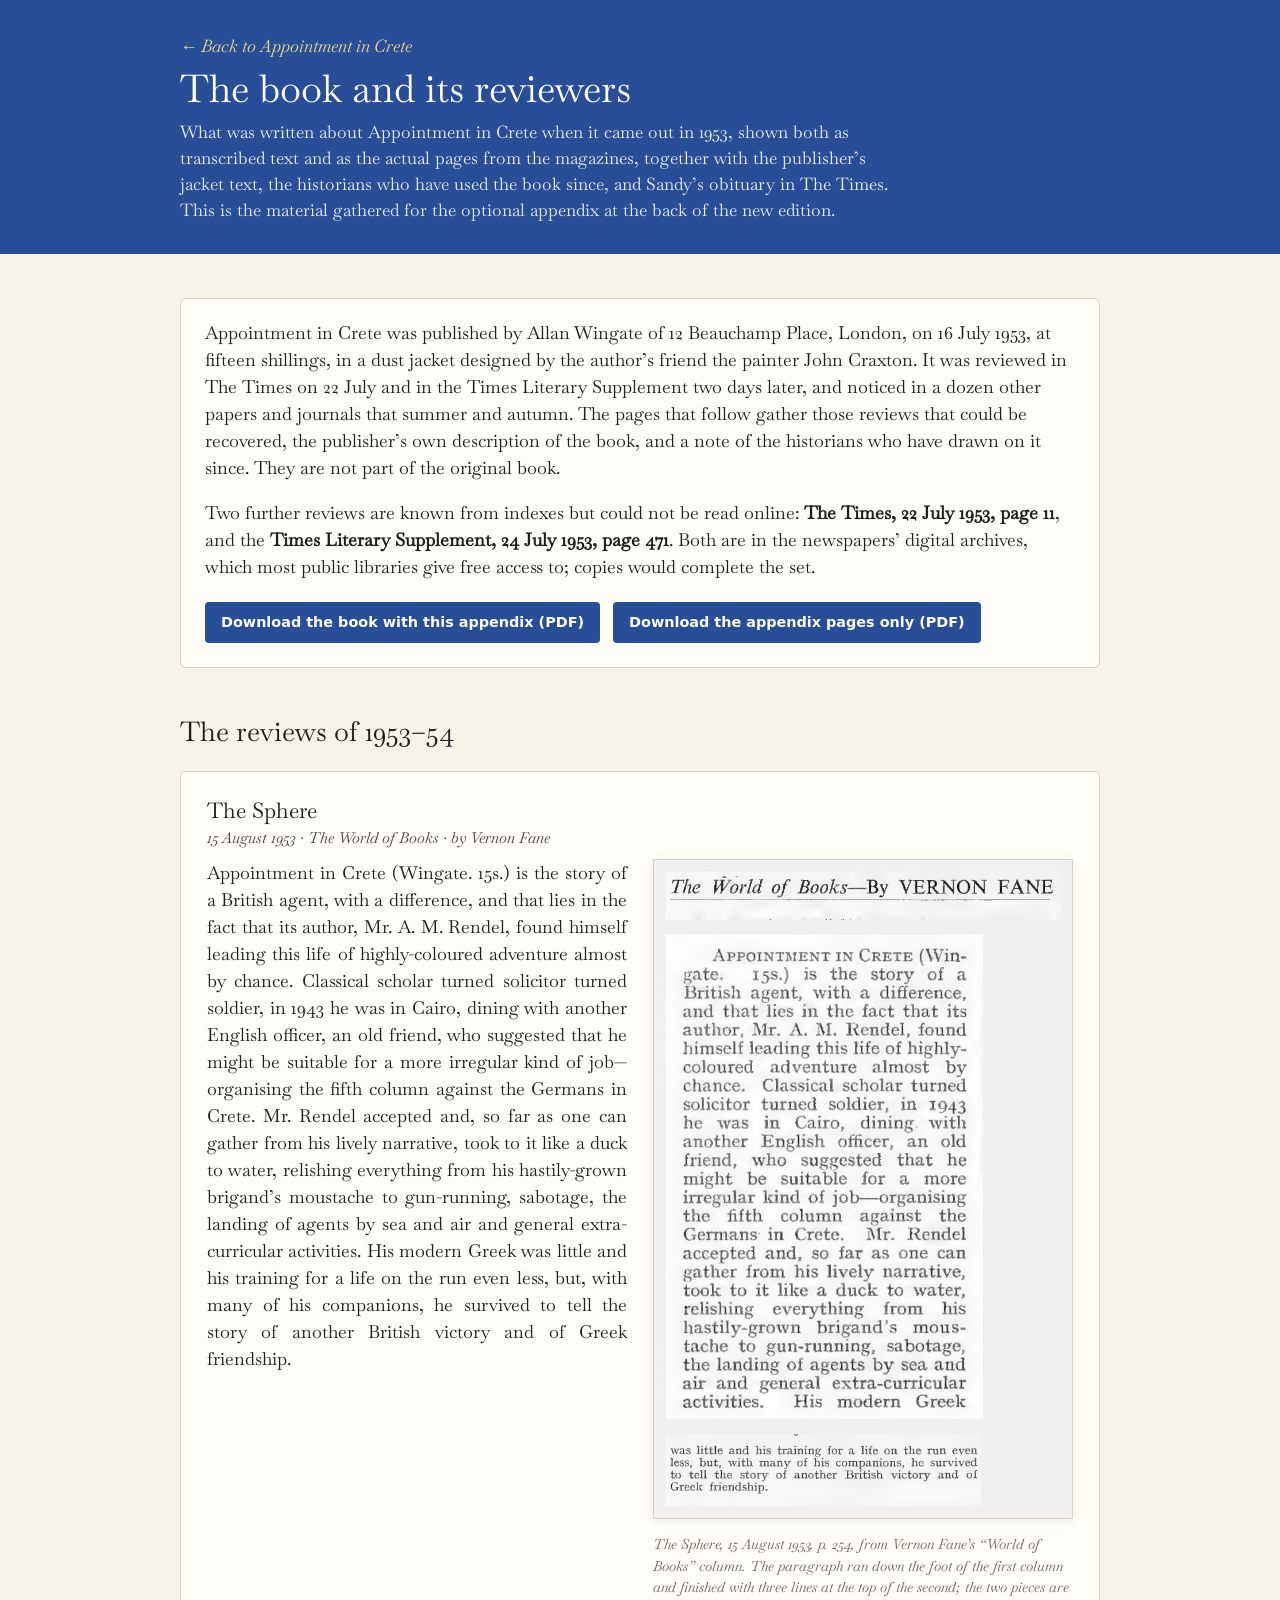
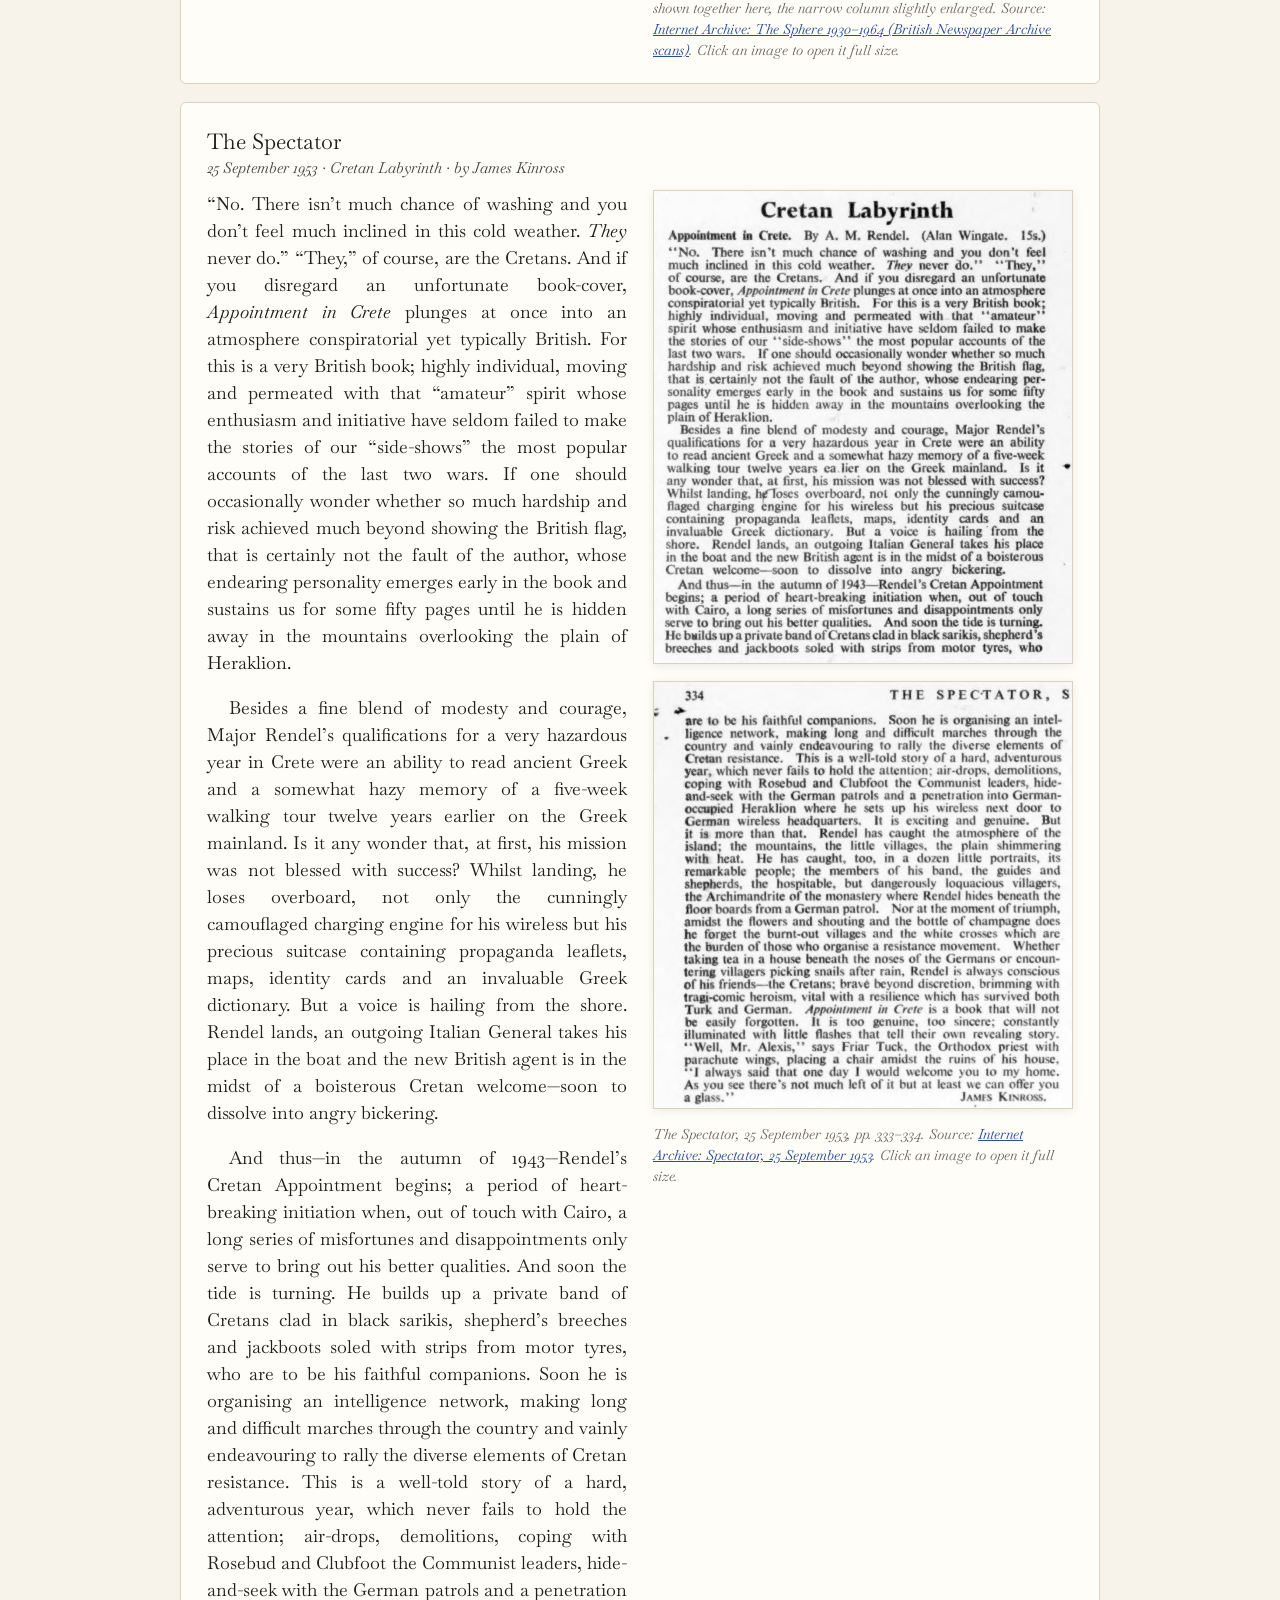
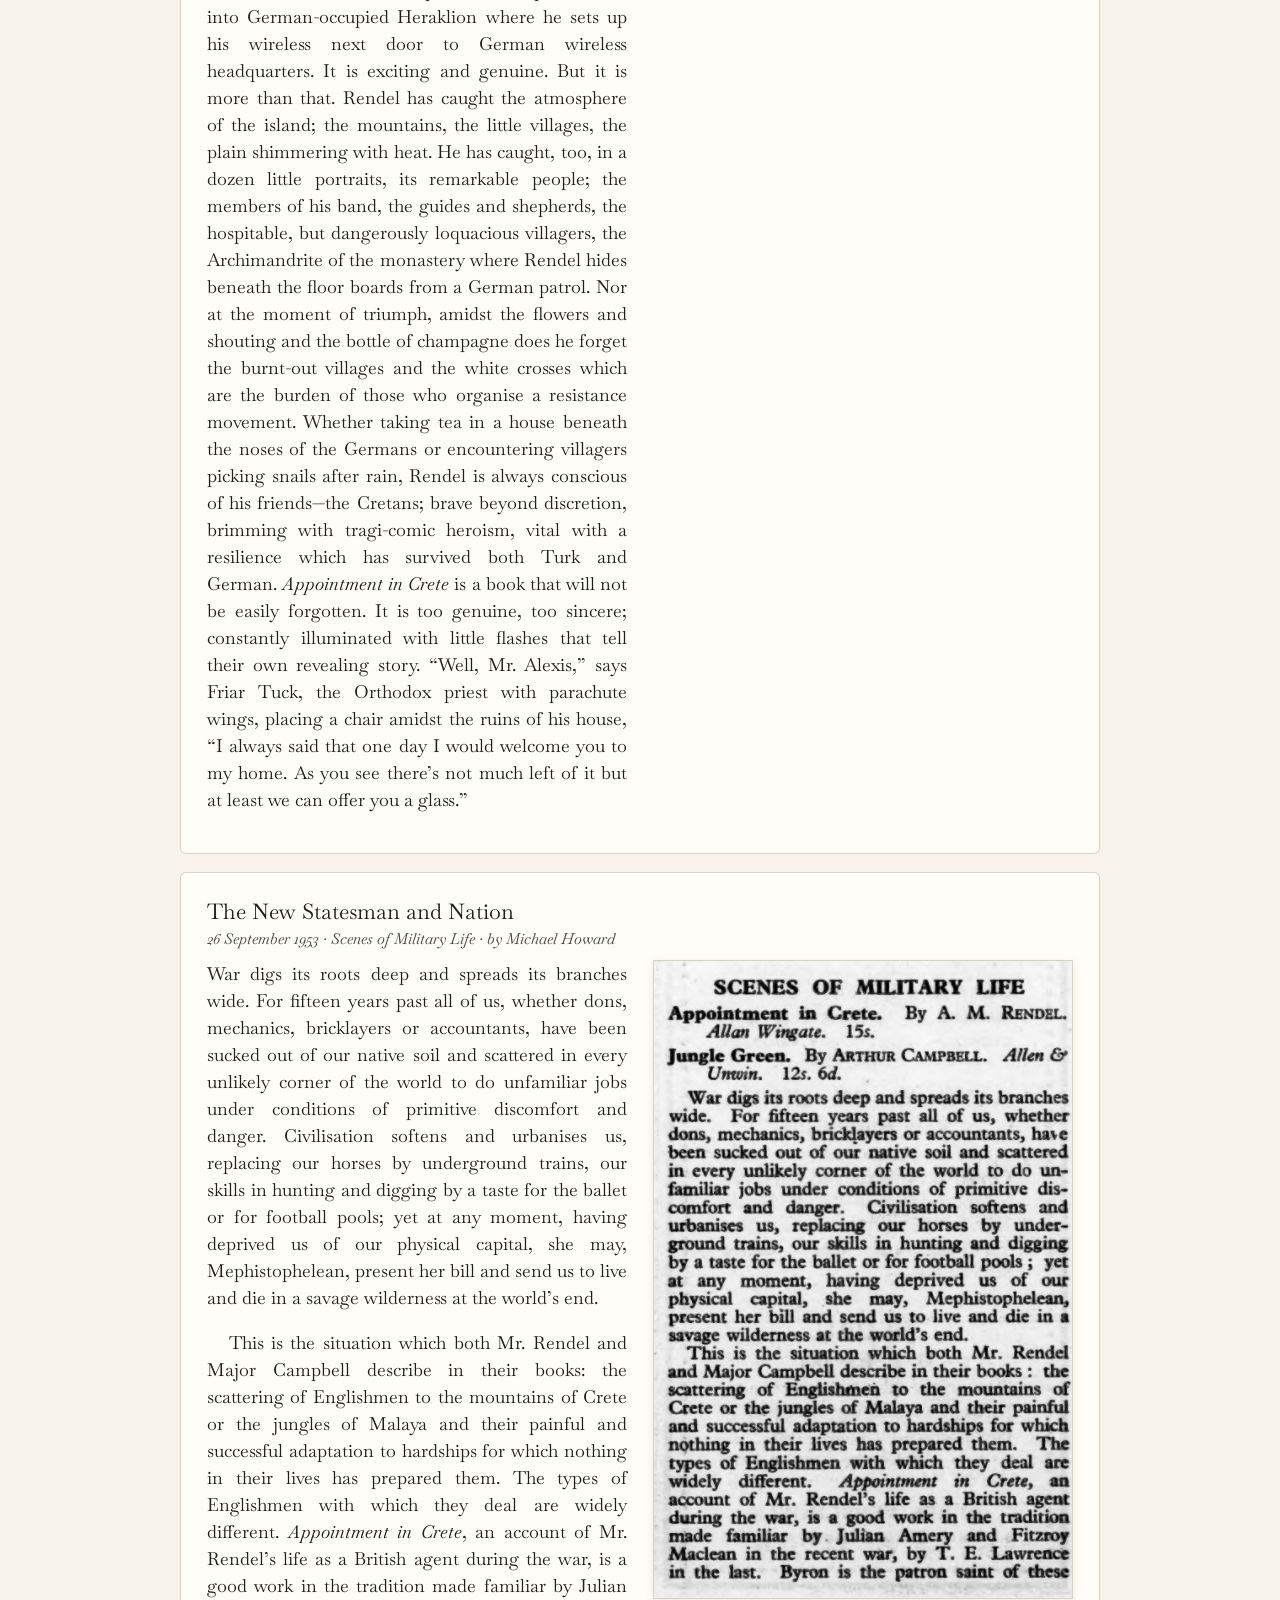
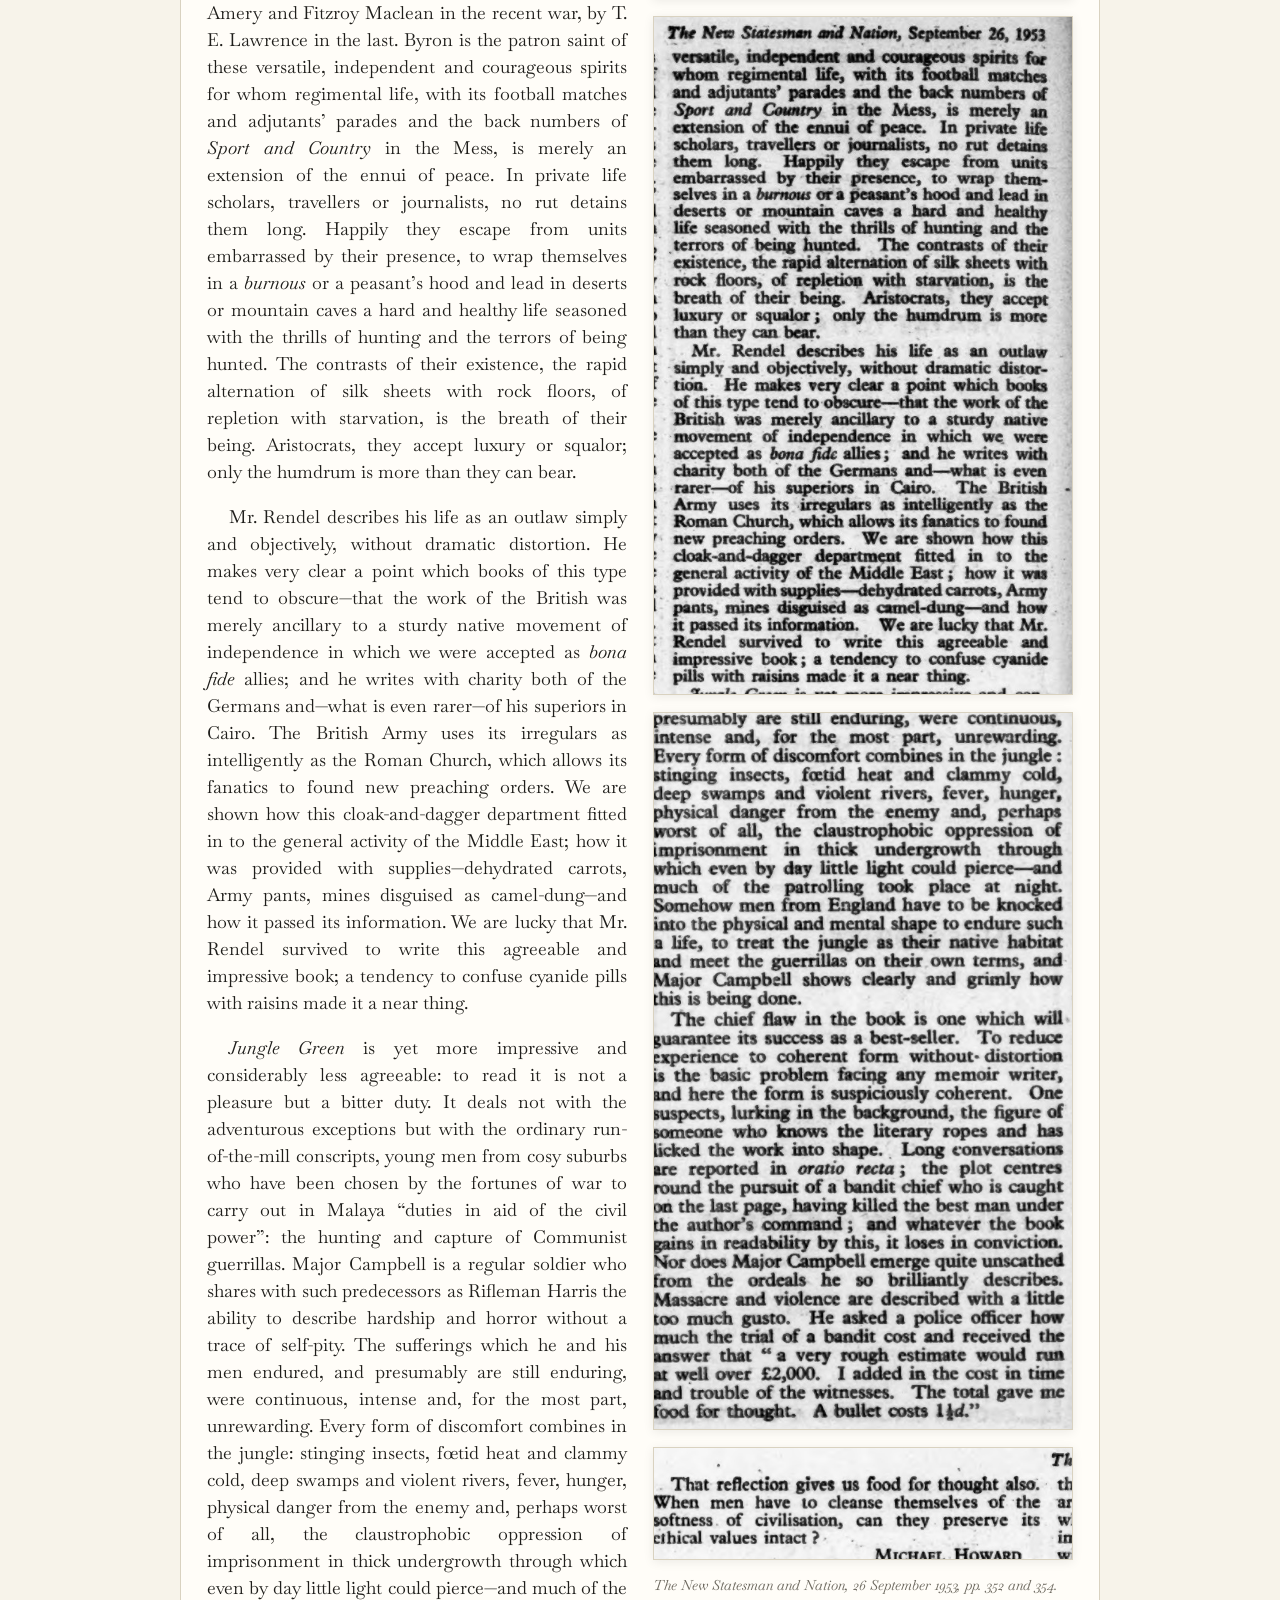
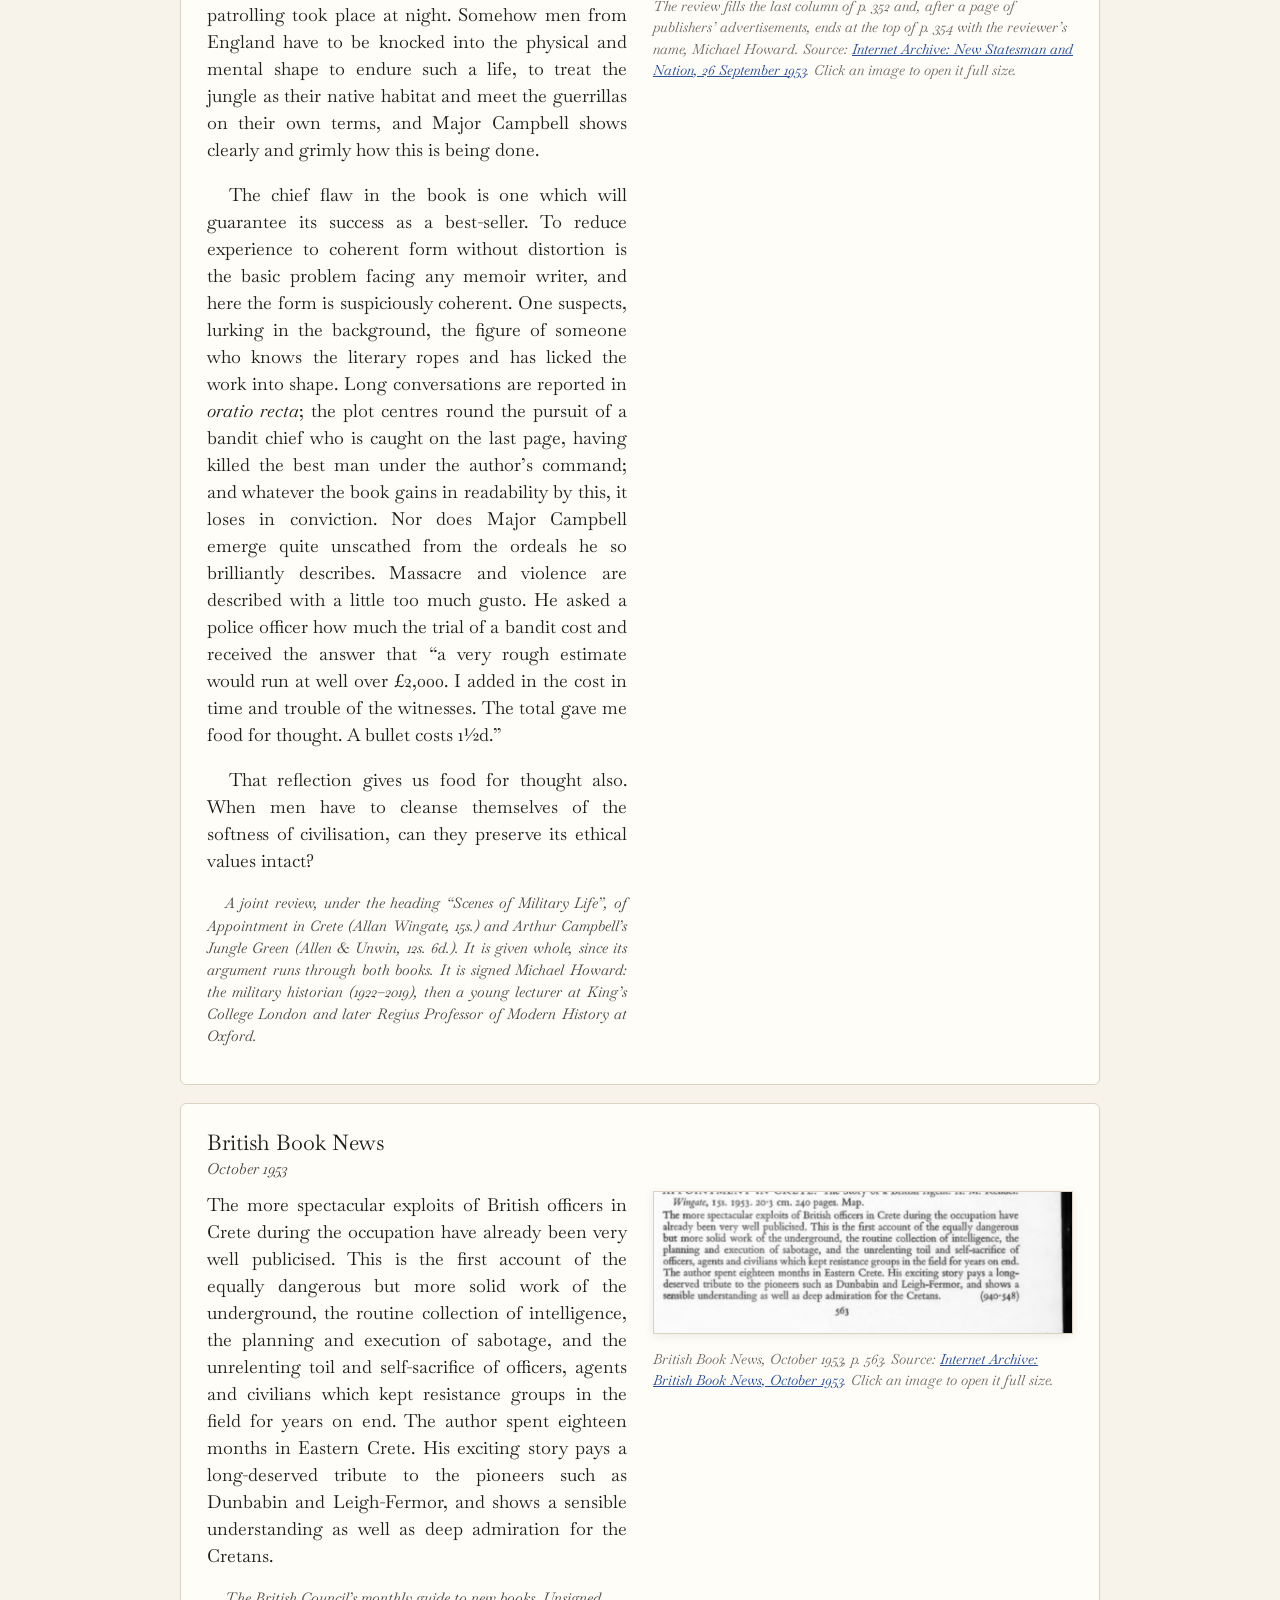
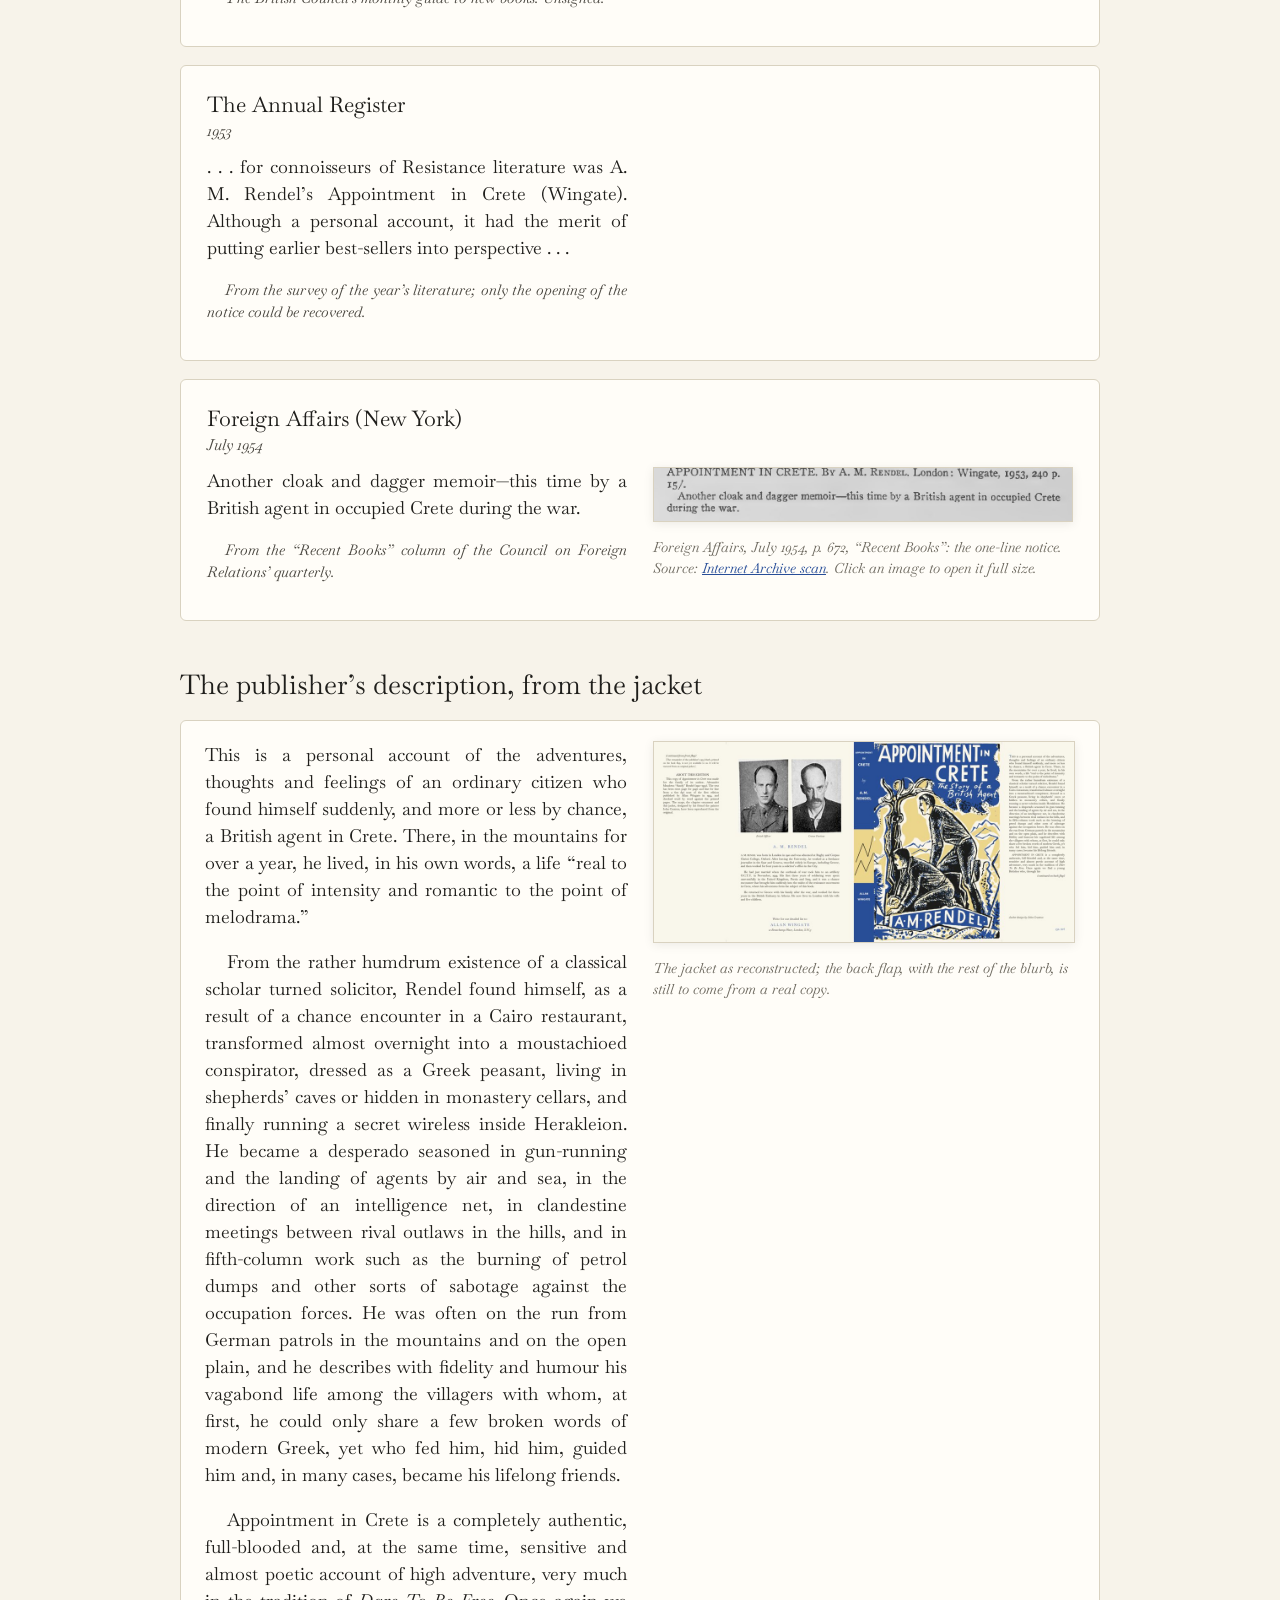
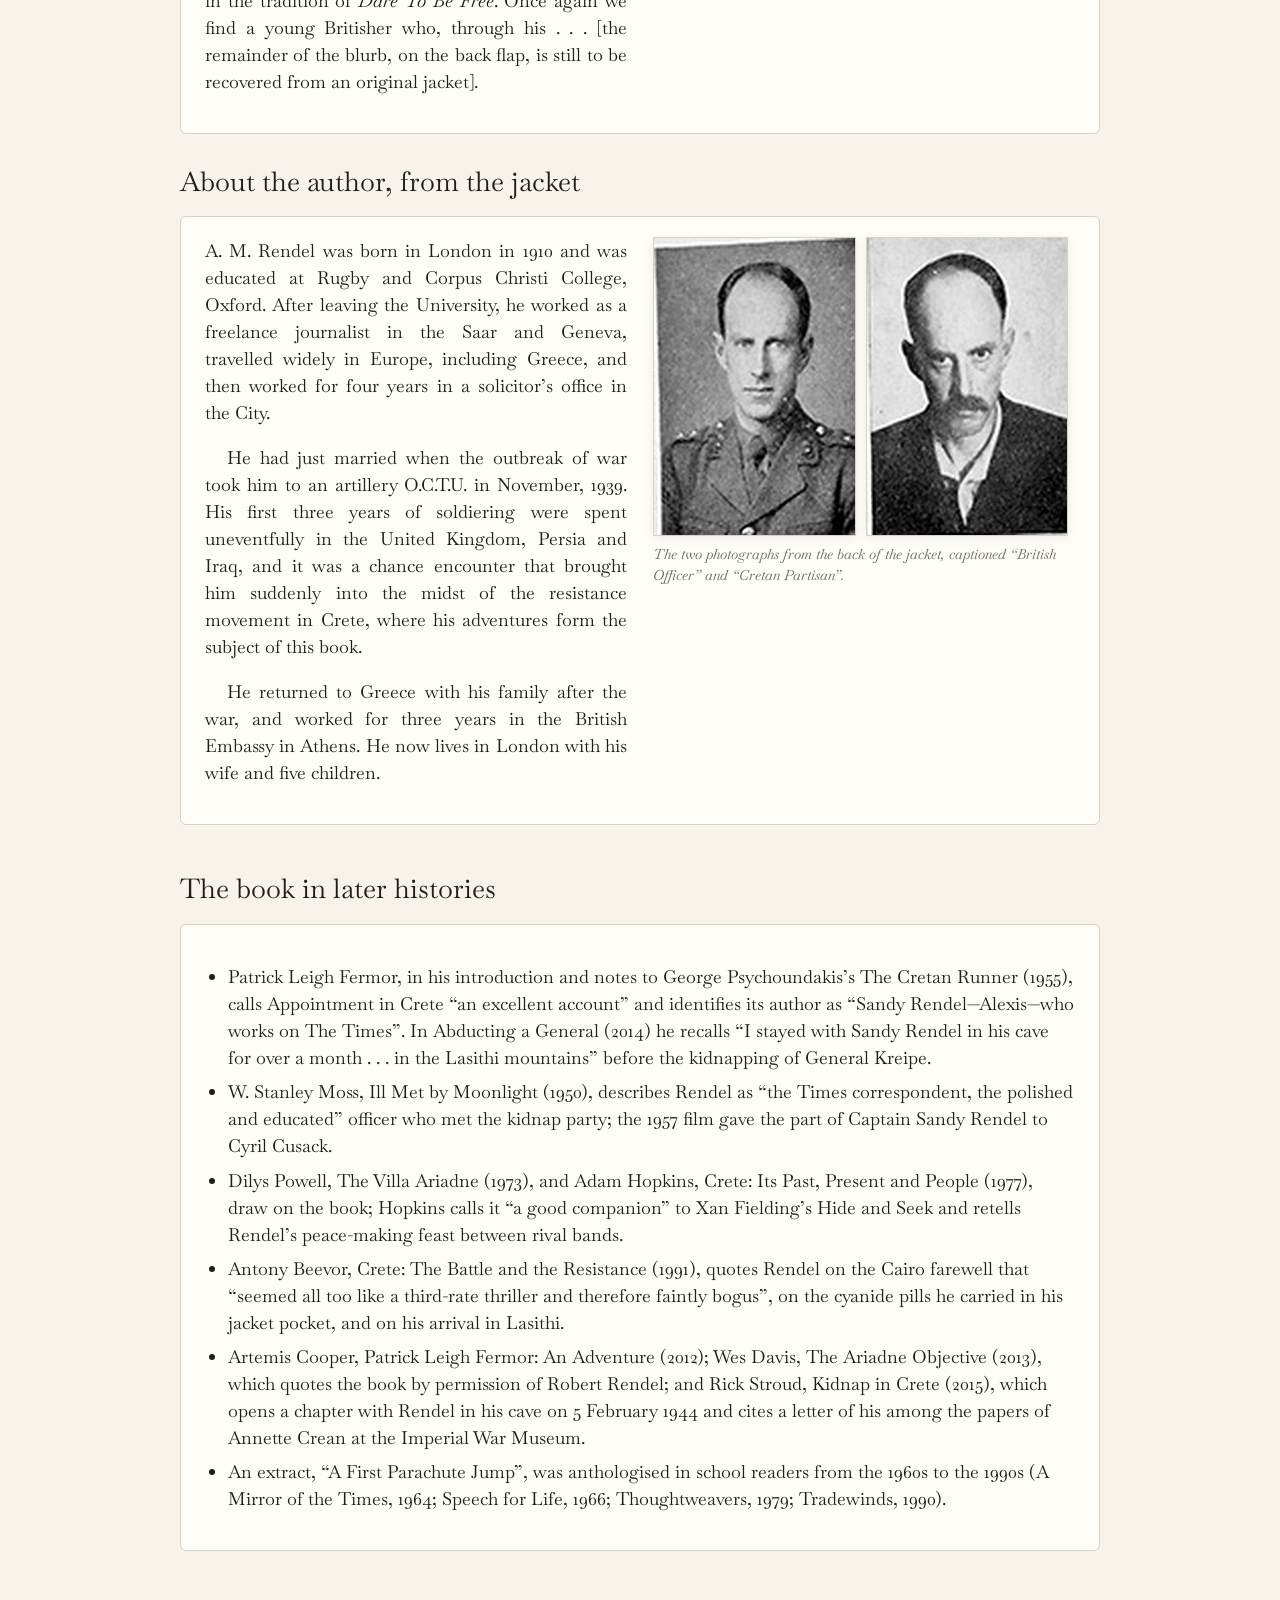
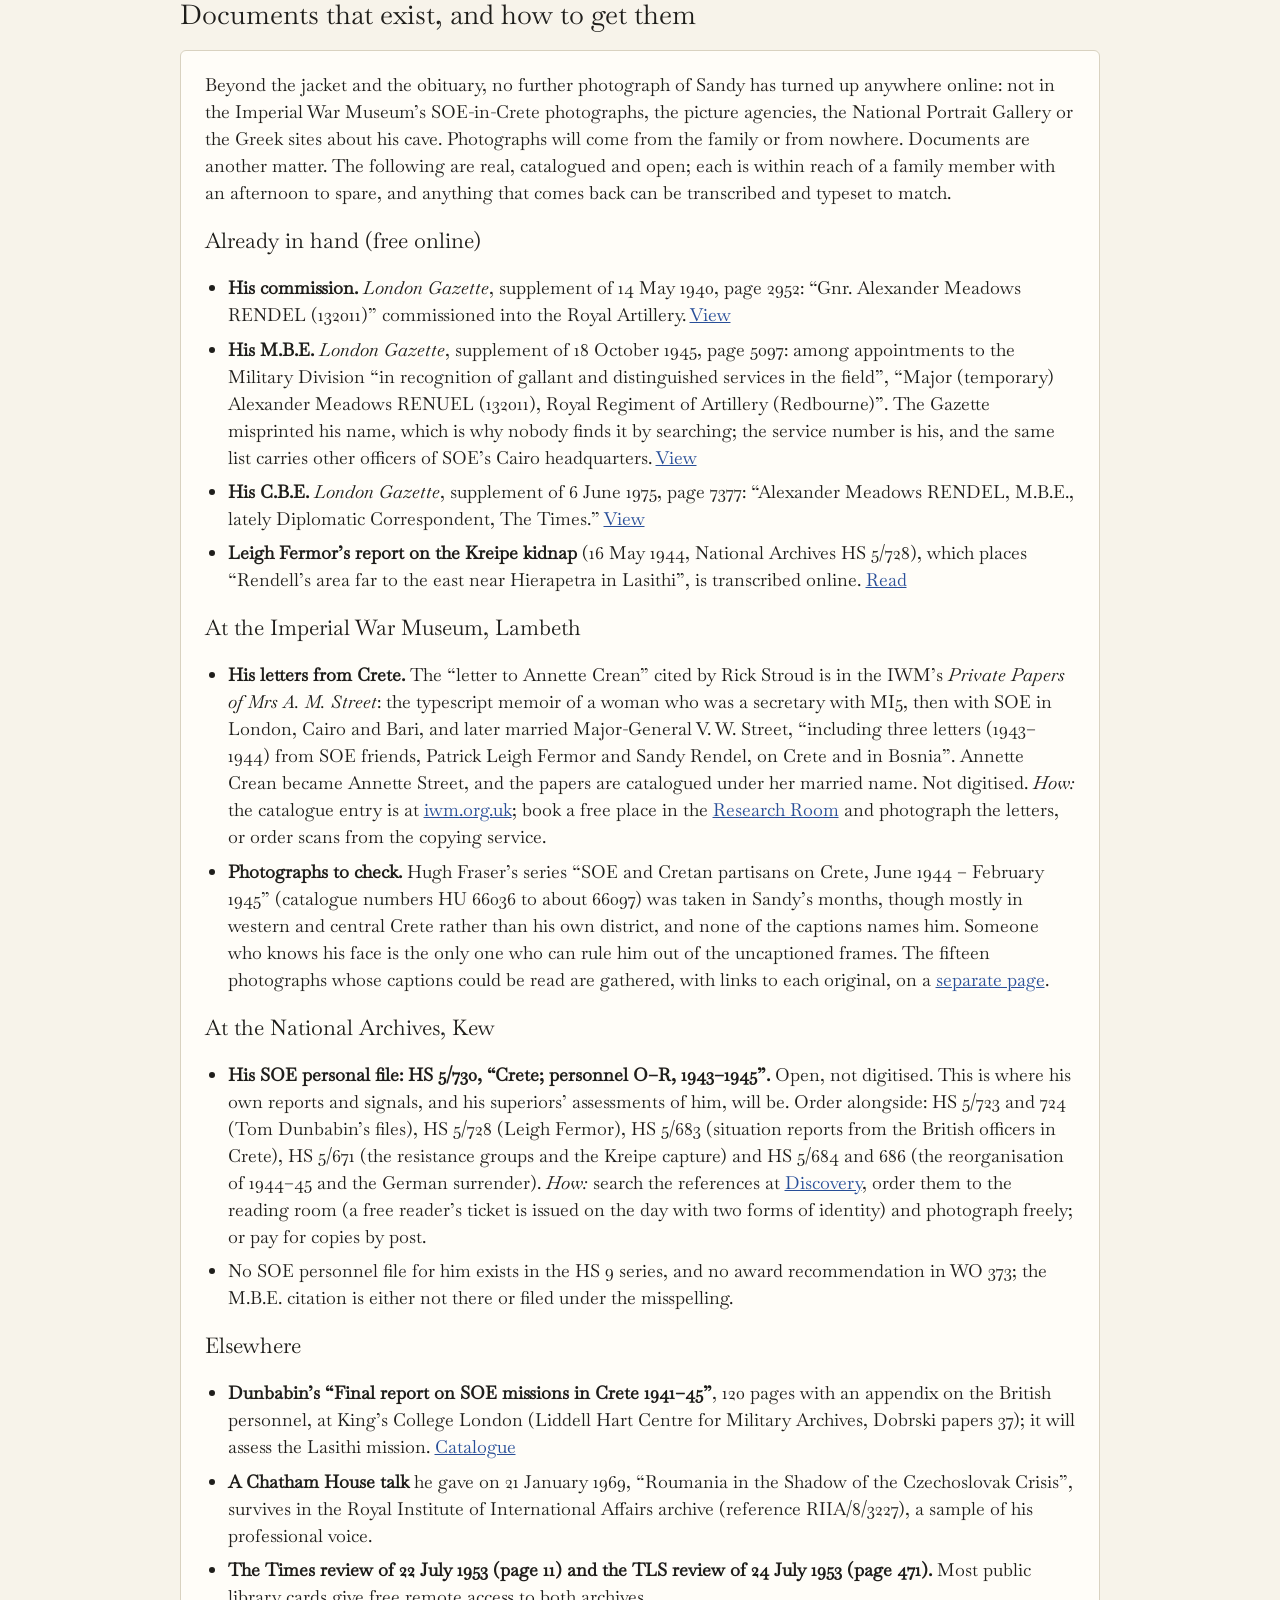
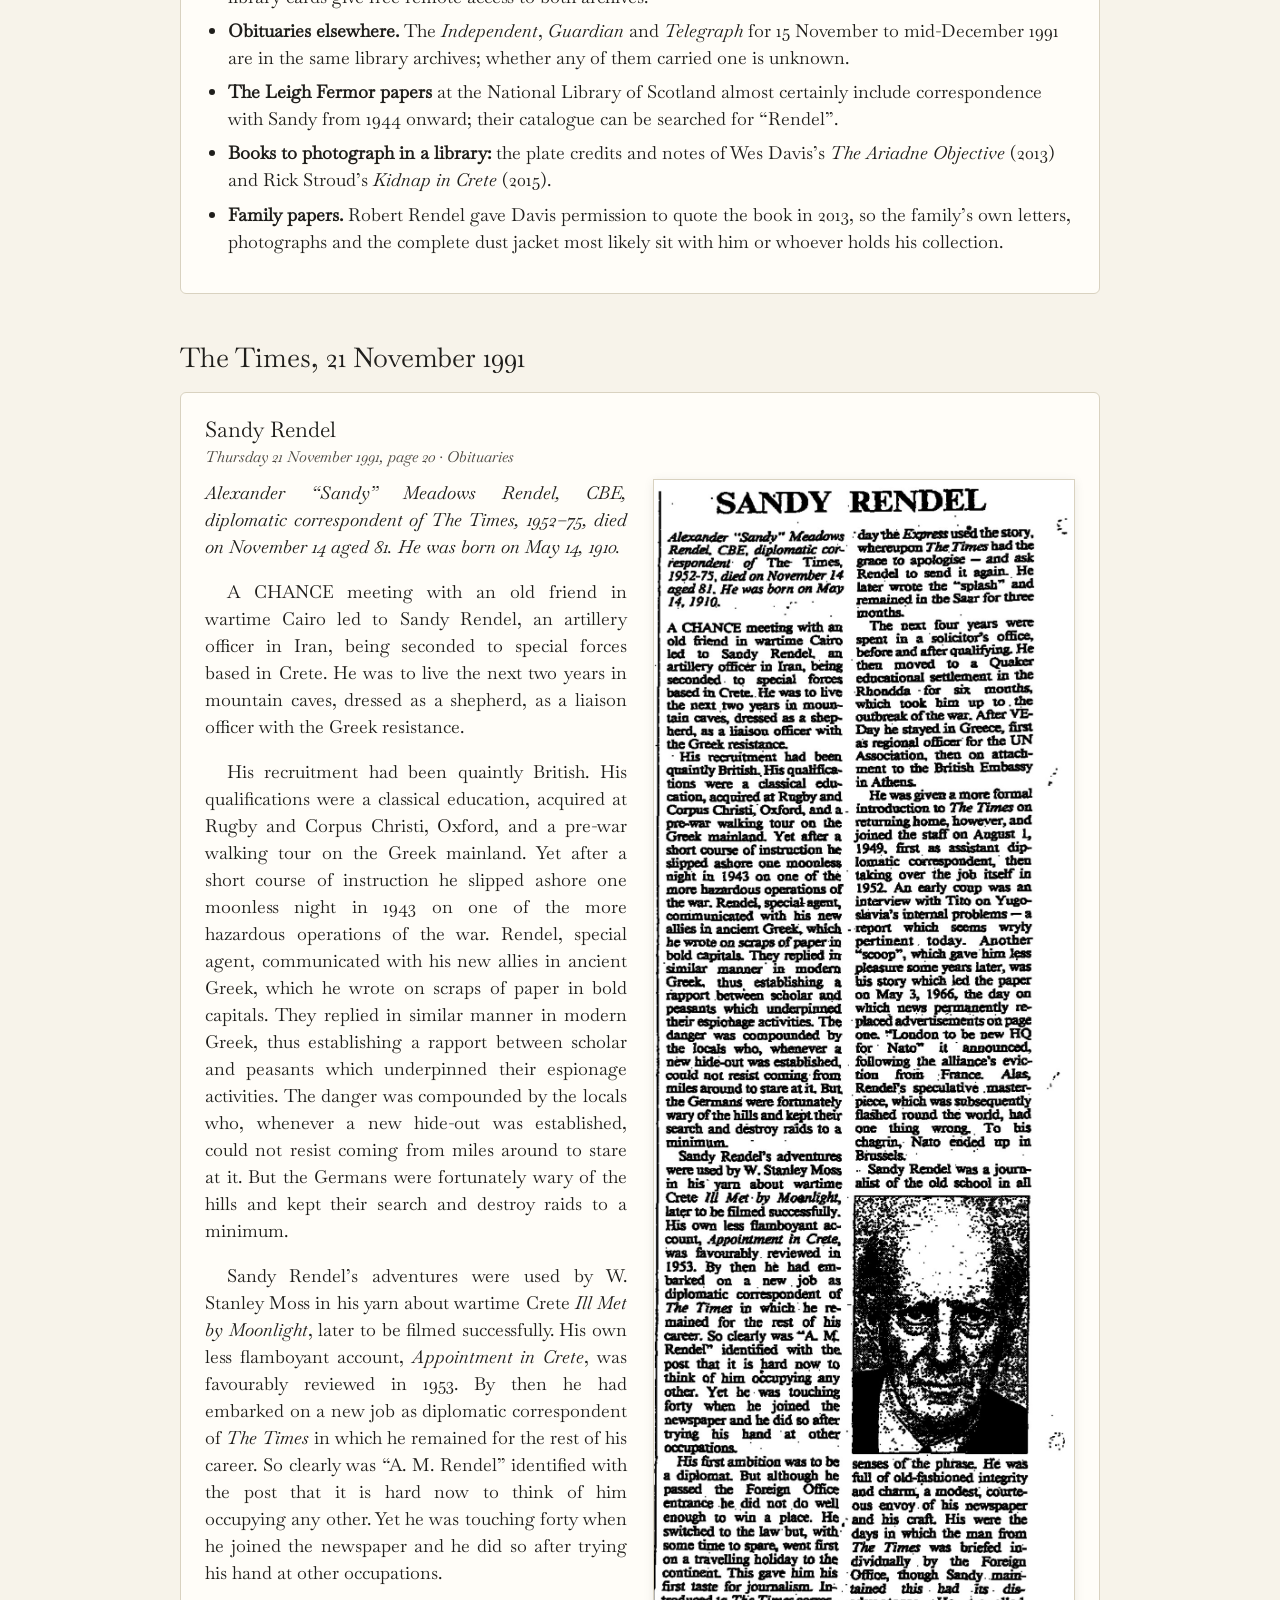
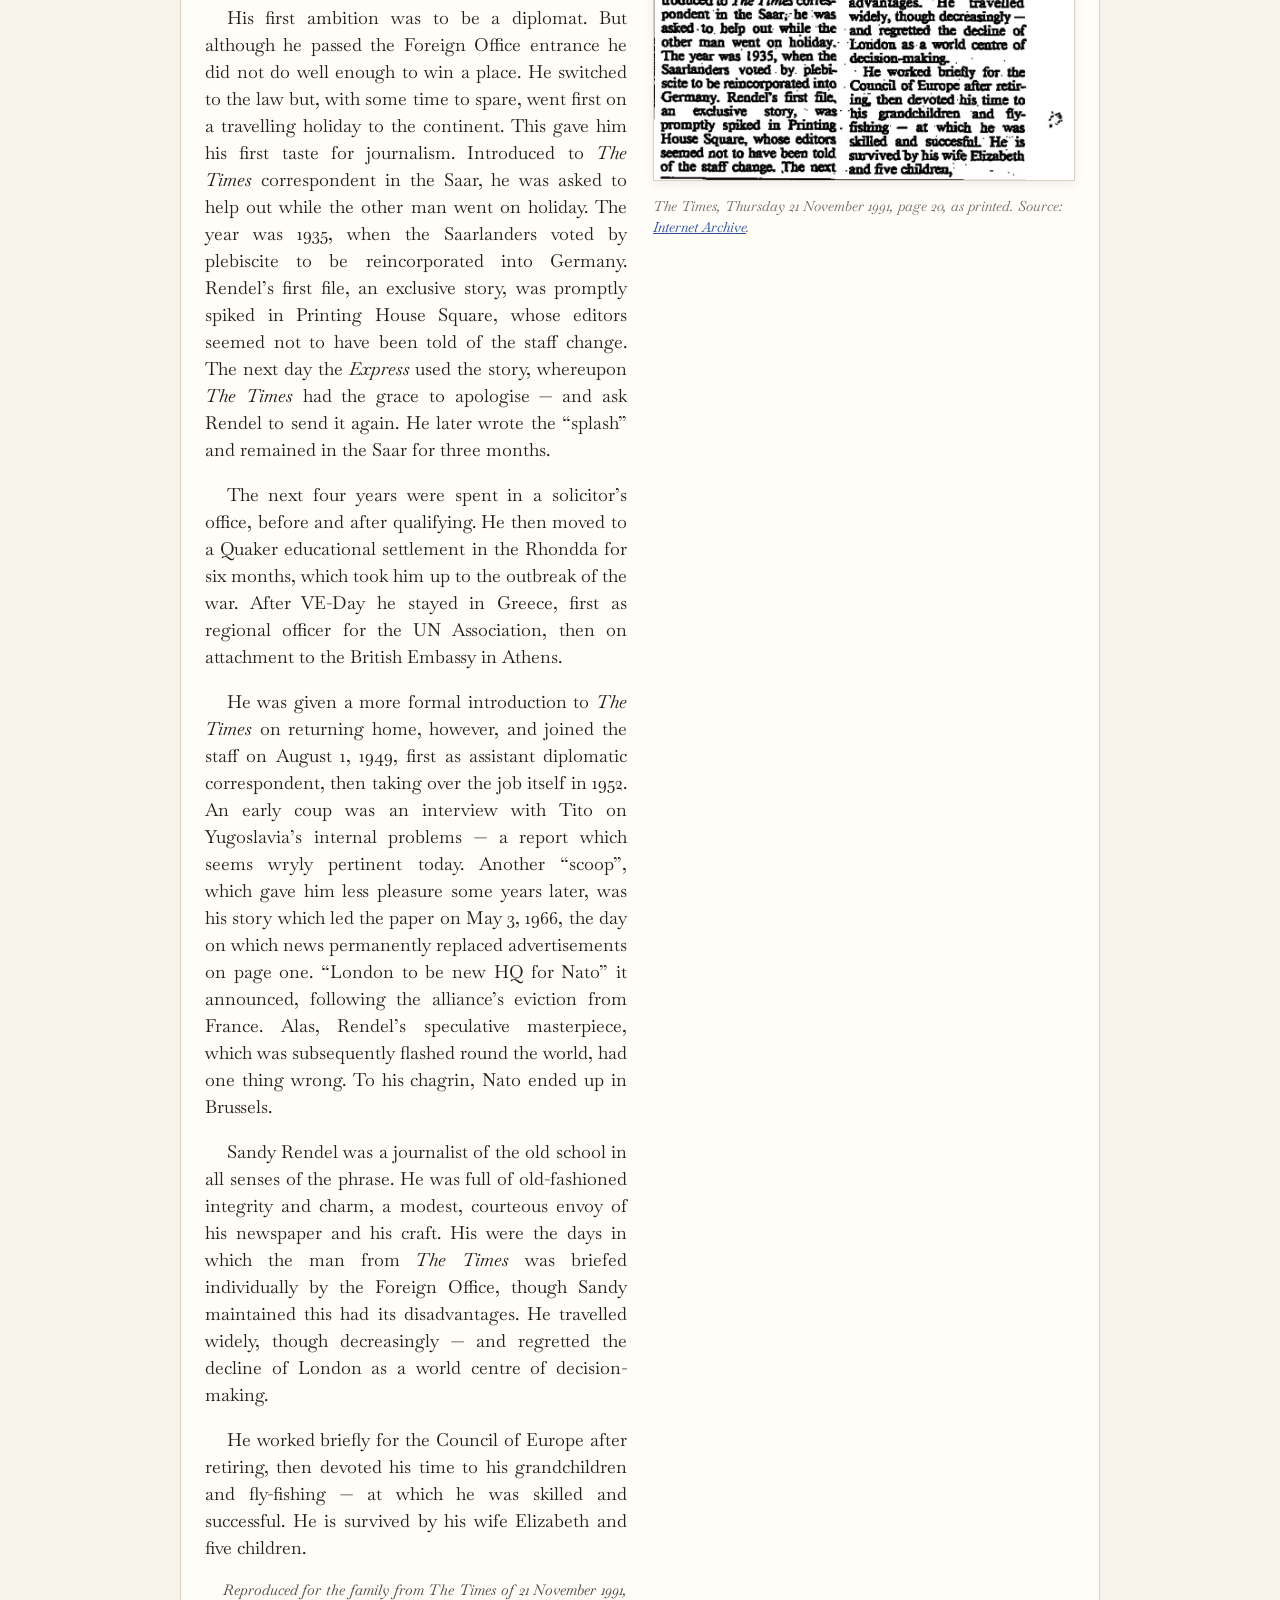
<file: appointment-in-crete/appendix.html>
<!DOCTYPE html>
<html lang="en-GB"><head><meta charset="utf-8"><meta name="viewport" content="width=device-width, initial-scale=1">
<meta name="robots" content="noindex, nofollow, noarchive">
<title>Appointment in Crete — the book and its reviewers</title>
<style>
@font-face{font-family:"Baskervville";src:url(fonts/BaskervvilleRegular.ttf) format("truetype");font-weight:400;font-style:normal;font-display:swap}
@font-face{font-family:"Baskervville";src:url(fonts/BaskervvilleItalic.ttf) format("truetype");font-weight:400;font-style:italic;font-display:swap}
:root{--paper:#f7f3ea;--paper-2:#efe9db;--ink:#1f1e1b;--ink-2:#4a4740;--rule:#d9d2c0;--blue:#284e98;--yellow:#e9d58c;--white:#fffdf8;--max:960px}
*{box-sizing:border-box} body{margin:0;background:var(--paper);color:var(--ink);font-family:"Baskervville",Baskerville,Georgia,serif;font-size:18px;line-height:1.5}
a{color:var(--blue)} .wrap{max-width:var(--max);margin:0 auto;padding:0 20px}
header.top{background:var(--blue);color:var(--white);padding:34px 0 30px} header.top .crumb a{color:var(--yellow);text-decoration:none;font-style:italic}
header.top h1{font-weight:400;font-size:2.4rem;margin:8px 0 10px;line-height:1.1} header.top p{margin:0;color:#e9eef9;max-width:42em;font-size:1.08rem}
main{padding:10px 0 60px} section{margin:44px 0} h2{font-weight:400;font-size:1.7rem;margin:0 0 12px}
h3{font-weight:400;font-size:1.35rem;margin:0 0 10px} h3 small{display:block;font-size:.95rem;font-style:italic;color:var(--ink-2)}
p{margin:0 0 1em} .note{font-size:.92rem;color:var(--ink-2);font-style:italic}
.rev{background:var(--white);border:1px solid var(--rule);border-radius:6px;padding:22px 26px;margin:18px 0}
.revbody{display:grid;grid-template-columns:1fr 1fr;gap:26px;align-items:start}
.text p{text-align:justify;hyphens:auto} .text p+p{text-indent:1.2em}
figure.scan{margin:0} .scanimgs{display:flex;flex-direction:column;gap:10px} .scanimgs img{width:100%;border:1px solid var(--rule);background:#fff;box-shadow:0 2px 10px rgba(0,0,0,.08)}
figcaption{font-size:.88rem;color:#6e6a60;margin-top:8px;font-style:italic}
.box{background:var(--white);border:1px solid var(--rule);border-radius:6px;padding:20px 24px;margin:14px 0}
.btn{display:inline-block;background:var(--blue);color:var(--white);text-decoration:none;padding:10px 16px;border-radius:4px;font-family:system-ui,sans-serif;font-size:.9rem;font-weight:600;margin:4px 8px 4px 0}
ul{padding-left:1.25em} li{margin:.4em 0}
.obit{display:grid;grid-template-columns:1fr 1fr;gap:26px;align-items:start} .obit img{width:100%;border:1px solid var(--rule);box-shadow:0 2px 10px rgba(0,0,0,.08)}
footer{border-top:1px solid var(--rule);padding:22px 0 40px;font-size:.88rem;color:#6e6a60}
@media (max-width:760px){body{font-size:16.5px} .revbody,.obit{grid-template-columns:1fr} header.top h1{font-size:1.9rem} .rev{padding:16px}}
</style></head>
<body>
<header class="top"><div class="wrap"><p class="crumb"><a href="./">← Back to Appointment in Crete</a></p>
<h1>The book and its reviewers</h1>
<p>What was written about Appointment in Crete when it came out in 1953, shown both as transcribed text and as the actual pages from the magazines, together with the publisher’s jacket text, the historians who have used the book since, and Sandy’s obituary in The Times. This is the material gathered for the optional appendix at the back of the new edition.</p></div></header>
<main class="wrap">
<section><div class="box"><p>Appointment in Crete was published by Allan Wingate of 12 Beauchamp Place, London, on 16 July 1953, at fifteen shillings, in a dust jacket designed by the author’s friend the painter John Craxton. It was reviewed in The Times on 22 July and in the Times Literary Supplement two days later, and noticed in a dozen other papers and journals that summer and autumn. The pages that follow gather those reviews that could be recovered, the publisher’s own description of the book, and a note of the historians who have drawn on it since. They are not part of the original book.</p>
<p>Two further reviews are known from indexes but could not be read online: <strong>The Times, 22 July 1953, page 11</strong>, and the <strong>Times Literary Supplement, 24 July 1953, page 471</strong>. Both are in the newspapers’ digital archives, which most public libraries give free access to; copies would complete the set.</p>
<a class="btn" href="files/AppointmentInCrete_facsimile_with_appendix.pdf" download>Download the book with this appendix (PDF)</a> <a class="btn" href="files/appendix_reviews.pdf" download>Download the appendix pages only (PDF)</a></div></section>
<section id="reviews"><h2>The reviews of 1953–54</h2><article class="rev"><h3>The Sphere<small>15 August 1953 · The World of Books · by Vernon Fane</small></h3><div class="revbody"><div class="text"><p>Appointment in Crete (Wingate. 15s.) is the story of a British agent, with a difference, and that lies in the fact that its author, Mr. A. M. Rendel, found himself leading this life of highly-coloured adventure almost by chance. Classical scholar turned solicitor turned soldier, in 1943 he was in Cairo, dining with another English officer, an old friend, who suggested that he might be suitable for a more irregular kind of job—organising the fifth column against the Germans in Crete. Mr. Rendel accepted and, so far as one can gather from his lively narrative, took to it like a duck to water, relishing everything from his hastily-grown brigand’s moustache to gun-running, sabotage, the landing of agents by sea and air and general extra-curricular activities. His modern Greek was little and his training for a life on the run even less, but, with many of his companions, he survived to tell the story of another British victory and of Greek friendship.</p></div><figure class="scan"><div class="scanimgs"><a href="img/scans/crop_sphere_composite.jpg" target="_blank" rel="noopener"><img src="img/scans/crop_sphere_composite.jpg" alt="Scan of The Sphere"></a></div><figcaption>The Sphere, 15 August 1953, p. 254, from Vernon Fane’s “World of Books” column. The paragraph ran down the foot of the first column and finished with three lines at the top of the second; the two pieces are shown together here, the narrow column slightly enlarged. Source: <a href="https://archive.org/details/the-sphere-1930-1964" target="_blank" rel="noopener">Internet Archive: The Sphere 1930–1964 (British Newspaper Archive scans)</a>. Click an image to open it full size.</figcaption></figure></div></article><article class="rev"><h3>The Spectator<small>25 September 1953 · Cretan Labyrinth · by James Kinross</small></h3><div class="revbody"><div class="text"><p>“No. There isn’t much chance of washing and you don’t feel much inclined in this cold weather. <i>They</i> never do.” “They,” of course, are the Cretans. And if you disregard an unfortunate book-cover, <i>Appointment in Crete</i> plunges at once into an atmosphere conspiratorial yet typically British. For this is a very British book; highly individual, moving and permeated with that “amateur” spirit whose enthusiasm and initiative have seldom failed to make the stories of our “side-shows” the most popular accounts of the last two wars. If one should occasionally wonder whether so much hardship and risk achieved much beyond showing the British flag, that is certainly not the fault of the author, whose endearing personality emerges early in the book and sustains us for some fifty pages until he is hidden away in the mountains overlooking the plain of Heraklion.</p><p>Besides a fine blend of modesty and courage, Major Rendel’s qualifications for a very hazardous year in Crete were an ability to read ancient Greek and a somewhat hazy memory of a five-week walking tour twelve years earlier on the Greek mainland. Is it any wonder that, at first, his mission was not blessed with success? Whilst landing, he loses overboard, not only the cunningly camouflaged charging engine for his wireless but his precious suitcase containing propaganda leaflets, maps, identity cards and an invaluable Greek dictionary. But a voice is hailing from the shore. Rendel lands, an outgoing Italian General takes his place in the boat and the new British agent is in the midst of a boisterous Cretan welcome—soon to dissolve into angry bickering.</p><p>And thus—in the autumn of 1943—Rendel’s Cretan Appointment begins; a period of heart-breaking initiation when, out of touch with Cairo, a long series of misfortunes and disappointments only serve to bring out his better qualities. And soon the tide is turning. He builds up a private band of Cretans clad in black sarikis, shepherd’s breeches and jackboots soled with strips from motor tyres, who are to be his faithful companions. Soon he is organising an intelligence network, making long and difficult marches through the country and vainly endeavouring to rally the diverse elements of Cretan resistance. This is a well-told story of a hard, adventurous year, which never fails to hold the attention; air-drops, demolitions, coping with Rosebud and Clubfoot the Communist leaders, hide-and-seek with the German patrols and a penetration into German-occupied Heraklion where he sets up his wireless next door to German wireless headquarters. It is exciting and genuine. But it is more than that. Rendel has caught the atmosphere of the island; the mountains, the little villages, the plain shimmering with heat. He has caught, too, in a dozen little portraits, its remarkable people; the members of his band, the guides and shepherds, the hospitable, but dangerously loquacious villagers, the Archimandrite of the monastery where Rendel hides beneath the floor boards from a German patrol. Nor at the moment of triumph, amidst the flowers and shouting and the bottle of champagne does he forget the burnt-out villages and the white crosses which are the burden of those who organise a resistance movement. Whether taking tea in a house beneath the noses of the Germans or encountering villagers picking snails after rain, Rendel is always conscious of his friends—the Cretans; brave beyond discretion, brimming with tragi-comic heroism, vital with a resilience which has survived both Turk and German. <i>Appointment in Crete</i> is a book that will not be easily forgotten. It is too genuine, too sincere; constantly illuminated with little flashes that tell their own revealing story. “Well, Mr. Alexis,” says Friar Tuck, the Orthodox priest with parachute wings, placing a chair amidst the ruins of his house, “I always said that one day I would welcome you to my home. As you see there’s not much left of it but at least we can offer you a glass.”</p></div><figure class="scan"><div class="scanimgs"><a href="img/scans/crop_spectator_1.jpg" target="_blank" rel="noopener"><img src="img/scans/crop_spectator_1.jpg" alt="Scan of The Spectator"></a><a href="img/scans/crop_spectator_2.jpg" target="_blank" rel="noopener"><img src="img/scans/crop_spectator_2.jpg" alt="Scan of The Spectator"></a></div><figcaption>The Spectator, 25 September 1953, pp. 333–334. Source: <a href="https://archive.org/details/sim_spectator-uk_1953-09-25_191_6535" target="_blank" rel="noopener">Internet Archive: Spectator, 25 September 1953</a>. Click an image to open it full size.</figcaption></figure></div></article><article class="rev"><h3>The New Statesman and Nation<small>26 September 1953 · Scenes of Military Life · by Michael Howard</small></h3><div class="revbody"><div class="text"><p>War digs its roots deep and spreads its branches wide. For fifteen years past all of us, whether dons, mechanics, bricklayers or accountants, have been sucked out of our native soil and scattered in every unlikely corner of the world to do unfamiliar jobs under conditions of primitive discomfort and danger. Civilisation softens and urbanises us, replacing our horses by underground trains, our skills in hunting and digging by a taste for the ballet or for football pools; yet at any moment, having deprived us of our physical capital, she may, Mephistophelean, present her bill and send us to live and die in a savage wilderness at the world’s end.</p><p>This is the situation which both Mr. Rendel and Major Campbell describe in their books: the scattering of Englishmen to the mountains of Crete or the jungles of Malaya and their painful and successful adaptation to hardships for which nothing in their lives has prepared them. The types of Englishmen with which they deal are widely different. <i>Appointment in Crete</i>, an account of Mr. Rendel’s life as a British agent during the war, is a good work in the tradition made familiar by Julian Amery and Fitzroy Maclean in the recent war, by T. E. Lawrence in the last. Byron is the patron saint of these versatile, independent and courageous spirits for whom regimental life, with its football matches and adjutants’ parades and the back numbers of <i>Sport and Country</i> in the Mess, is merely an extension of the ennui of peace. In private life scholars, travellers or journalists, no rut detains them long. Happily they escape from units embarrassed by their presence, to wrap themselves in a <i>burnous</i> or a peasant’s hood and lead in deserts or mountain caves a hard and healthy life seasoned with the thrills of hunting and the terrors of being hunted. The contrasts of their existence, the rapid alternation of silk sheets with rock floors, of repletion with starvation, is the breath of their being. Aristocrats, they accept luxury or squalor; only the humdrum is more than they can bear.</p><p>Mr. Rendel describes his life as an outlaw simply and objectively, without dramatic distortion. He makes very clear a point which books of this type tend to obscure—that the work of the British was merely ancillary to a sturdy native movement of independence in which we were accepted as <i>bona fide</i> allies; and he writes with charity both of the Germans and—what is even rarer—of his superiors in Cairo. The British Army uses its irregulars as intelligently as the Roman Church, which allows its fanatics to found new preaching orders. We are shown how this cloak-and-dagger department fitted in to the general activity of the Middle East; how it was provided with supplies—dehydrated carrots, Army pants, mines disguised as camel-dung—and how it passed its information. We are lucky that Mr. Rendel survived to write this agreeable and impressive book; a tendency to confuse cyanide pills with raisins made it a near thing.</p><p><i>Jungle Green</i> is yet more impressive and considerably less agreeable: to read it is not a pleasure but a bitter duty. It deals not with the adventurous exceptions but with the ordinary run-of-the-mill conscripts, young men from cosy suburbs who have been chosen by the fortunes of war to carry out in Malaya “duties in aid of the civil power”: the hunting and capture of Communist guerrillas. Major Campbell is a regular soldier who shares with such predecessors as Rifleman Harris the ability to describe hardship and horror without a trace of self-pity. The sufferings which he and his men endured, and presumably are still enduring, were continuous, intense and, for the most part, unrewarding. Every form of discomfort combines in the jungle: stinging insects, fœtid heat and clammy cold, deep swamps and violent rivers, fever, hunger, physical danger from the enemy and, perhaps worst of all, the claustrophobic oppression of imprisonment in thick undergrowth through which even by day little light could pierce—and much of the patrolling took place at night. Somehow men from England have to be knocked into the physical and mental shape to endure such a life, to treat the jungle as their native habitat and meet the guerrillas on their own terms, and Major Campbell shows clearly and grimly how this is being done.</p><p>The chief flaw in the book is one which will guarantee its success as a best-seller. To reduce experience to coherent form without distortion is the basic problem facing any memoir writer, and here the form is suspiciously coherent. One suspects, lurking in the background, the figure of someone who knows the literary ropes and has licked the work into shape. Long conversations are reported in <i>oratio recta</i>; the plot centres round the pursuit of a bandit chief who is caught on the last page, having killed the best man under the author’s command; and whatever the book gains in readability by this, it loses in conviction. Nor does Major Campbell emerge quite unscathed from the ordeals he so brilliantly describes. Massacre and violence are described with a little too much gusto. He asked a police officer how much the trial of a bandit cost and received the answer that “a very rough estimate would run at well over £2,000. I added in the cost in time and trouble of the witnesses. The total gave me food for thought. A bullet costs 1½d.”</p><p>That reflection gives us food for thought also. When men have to cleanse themselves of the softness of civilisation, can they preserve its ethical values intact?</p><p class="note">A joint review, under the heading “Scenes of Military Life”, of Appointment in Crete (Allan Wingate, 15s.) and Arthur Campbell’s Jungle Green (Allen &amp; Unwin, 12s. 6d.). It is given whole, since its argument runs through both books. It is signed Michael Howard: the military historian (1922–2019), then a young lecturer at King’s College London and later Regius Professor of Modern History at Oxford.</p></div><figure class="scan"><div class="scanimgs"><a href="img/scans/crop_ns_1.jpg" target="_blank" rel="noopener"><img src="img/scans/crop_ns_1.jpg" alt="Scan of The New Statesman and Nation"></a><a href="img/scans/crop_ns_2.jpg" target="_blank" rel="noopener"><img src="img/scans/crop_ns_2.jpg" alt="Scan of The New Statesman and Nation"></a><a href="img/scans/crop_ns_3.jpg" target="_blank" rel="noopener"><img src="img/scans/crop_ns_3.jpg" alt="Scan of The New Statesman and Nation"></a><a href="img/scans/crop_ns_4.jpg" target="_blank" rel="noopener"><img src="img/scans/crop_ns_4.jpg" alt="Scan of The New Statesman and Nation"></a></div><figcaption>The New Statesman and Nation, 26 September 1953, pp. 352 and 354. The review fills the last column of p. 352 and, after a page of publishers’ advertisements, ends at the top of p. 354 with the reviewer’s name, Michael Howard. Source: <a href="https://archive.org/details/sim_new-statesman_1953-09-26_46_1177" target="_blank" rel="noopener">Internet Archive: New Statesman and Nation, 26 September 1953</a>. Click an image to open it full size.</figcaption></figure></div></article><article class="rev"><h3>British Book News<small>October 1953</small></h3><div class="revbody"><div class="text"><p>The more spectacular exploits of British officers in Crete during the occupation have already been very well publicised. This is the first account of the equally dangerous but more solid work of the underground, the routine collection of intelligence, the planning and execution of sabotage, and the unrelenting toil and self-sacrifice of officers, agents and civilians which kept resistance groups in the field for years on end. The author spent eighteen months in Eastern Crete. His exciting story pays a long-deserved tribute to the pioneers such as Dunbabin and Leigh-Fermor, and shows a sensible understanding as well as deep admiration for the Cretans.</p><p class="note">The British Council’s monthly guide to new books. Unsigned.</p></div><figure class="scan"><div class="scanimgs"><a href="img/scans/crop_bbn.jpg" target="_blank" rel="noopener"><img src="img/scans/crop_bbn.jpg" alt="Scan of British Book News"></a></div><figcaption>British Book News, October 1953, p. 563. Source: <a href="https://archive.org/details/sim_british-book-news_1953-10_158" target="_blank" rel="noopener">Internet Archive: British Book News, October 1953</a>. Click an image to open it full size.</figcaption></figure></div></article><article class="rev"><h3>The Annual Register<small>1953</small></h3><div class="revbody"><div class="text"><p>. . . for connoisseurs of Resistance literature was A. M. Rendel’s Appointment in Crete (Wingate). Although a personal account, it had the merit of putting earlier best-sellers into perspective . . .</p><p class="note">From the survey of the year’s literature; only the opening of the notice could be recovered.</p></div></div></article><article class="rev"><h3>Foreign Affairs (New York)<small>July 1954</small></h3><div class="revbody"><div class="text"><p>Another cloak and dagger memoir—this time by a British agent in occupied Crete during the war.</p><p class="note">From the “Recent Books” column of the Council on Foreign Relations’ quarterly.</p></div><figure class="scan"><div class="scanimgs"><a href="img/scans/crop_foreignaffairs.jpg" target="_blank" rel="noopener"><img src="img/scans/crop_foreignaffairs.jpg" alt="Scan of Foreign Affairs (New York)"></a></div><figcaption>Foreign Affairs, July 1954, p. 672, “Recent Books”: the one-line notice. Source: <a href="https://archive.org/details/world-affairs-us_1954-07_32_4" target="_blank" rel="noopener">Internet Archive scan</a>. Click an image to open it full size.</figcaption></figure></div></article></section>
<section id="jacket"><h2>The publisher’s description, from the jacket</h2><div class="box"><div class="revbody"><div class="text"><p>This is a personal account of the adventures, thoughts and feelings of an ordinary citizen who found himself suddenly, and more or less by chance, a British agent in Crete. There, in the mountains for over a year, he lived, in his own words, a life “real to the point of intensity and romantic to the point of melodrama.”</p><p>From the rather humdrum existence of a classical scholar turned solicitor, Rendel found himself, as a result of a chance encounter in a Cairo restaurant, transformed almost overnight into a moustachioed conspirator, dressed as a Greek peasant, living in shepherds’ caves or hidden in monastery cellars, and finally running a secret wireless inside Herakleion. He became a desperado seasoned in gun-running and the landing of agents by air and sea, in the direction of an intelligence net, in clandestine meetings between rival outlaws in the hills, and in fifth-column work such as the burning of petrol dumps and other sorts of sabotage against the occupation forces. He was often on the run from German patrols in the mountains and on the open plain, and he describes with fidelity and humour his vagabond life among the villagers with whom, at first, he could only share a few broken words of modern Greek, yet who fed him, hid him, guided him and, in many cases, became his lifelong friends.</p><p>Appointment in Crete is a completely authentic, full-blooded and, at the same time, sensitive and almost poetic account of high adventure, very much in the tradition of <i>Dare To Be Free</i>. Once again we find a young Britisher who, through his . . . [the remainder of the blurb, on the back flap, is still to be recovered from an original jacket].</p></div><figure class="scan"><div class="scanimgs"><a href="img/jacket-full.jpg" target="_blank" rel="noopener"><img src="img/jacket-full.jpg" alt="Reconstructed jacket"></a></div><figcaption>The jacket as reconstructed; the back flap, with the rest of the blurb, is still to come from a real copy.</figcaption></figure></div></div>
<h2 style="margin-top:28px">About the author, from the jacket</h2><div class="box"><div class="revbody"><div class="text"><p>A. M. Rendel was born in London in 1910 and was educated at Rugby and Corpus Christi College, Oxford. After leaving the University, he worked as a freelance journalist in the Saar and Geneva, travelled widely in Europe, including Greece, and then worked for four years in a solicitor’s office in the City.</p><p>He had just married when the outbreak of war took him to an artillery O.C.T.U. in November, 1939. His first three years of soldiering were spent uneventfully in the United Kingdom, Persia and Iraq, and it was a chance encounter that brought him suddenly into the midst of the resistance movement in Crete, where his adventures form the subject of this book.</p><p>He returned to Greece with his family after the war, and worked for three years in the British Embassy in Athens. He now lives in London with his wife and five children.</p></div><figure class="scan"><div class="scanimgs" style="flex-direction:row"><img src="img/photo_officer.jpg" alt="British Officer" style="width:48%"><img src="img/photo_partisan.jpg" alt="Cretan Partisan" style="width:48%"></div><figcaption>The two photographs from the back of the jacket, captioned “British Officer” and “Cretan Partisan”.</figcaption></figure></div></div></section>
<section id="later"><h2>The book in later histories</h2><div class="box"><ul><li>Patrick Leigh Fermor, in his introduction and notes to George Psychoundakis’s The Cretan Runner (1955), calls Appointment in Crete “an excellent account” and identifies its author as “Sandy Rendel—Alexis—who works on The Times”. In Abducting a General (2014) he recalls “I stayed with Sandy Rendel in his cave for over a month . . . in the Lasithi mountains” before the kidnapping of General Kreipe.</li><li>W. Stanley Moss, Ill Met by Moonlight (1950), describes Rendel as “the Times correspondent, the polished and educated” officer who met the kidnap party; the 1957 film gave the part of Captain Sandy Rendel to Cyril Cusack.</li><li>Dilys Powell, The Villa Ariadne (1973), and Adam Hopkins, Crete: Its Past, Present and People (1977), draw on the book; Hopkins calls it “a good companion” to Xan Fielding’s Hide and Seek and retells Rendel’s peace-making feast between rival bands.</li><li>Antony Beevor, Crete: The Battle and the Resistance (1991), quotes Rendel on the Cairo farewell that “seemed all too like a third-rate thriller and therefore faintly bogus”, on the cyanide pills he carried in his jacket pocket, and on his arrival in Lasithi.</li><li>Artemis Cooper, Patrick Leigh Fermor: An Adventure (2012); Wes Davis, The Ariadne Objective (2013), which quotes the book by permission of Robert Rendel; and Rick Stroud, Kidnap in Crete (2015), which opens a chapter with Rendel in his cave on 5 February 1944 and cites a letter of his among the papers of Annette Crean at the Imperial War Museum.</li><li>An extract, “A First Parachute Jump”, was anthologised in school readers from the 1960s to the 1990s (A Mirror of the Times, 1964; Speech for Life, 1966; Thoughtweavers, 1979; Tradewinds, 1990).</li></ul></div></section>
<section id="retrieve"><h2>Documents that exist, and how to get them</h2><div class="box">
<p>Beyond the jacket and the obituary, no further photograph of Sandy has turned up anywhere online: not in the Imperial War Museum’s SOE-in-Crete photographs, the picture agencies, the National Portrait Gallery or the Greek sites about his cave. Photographs will come from the family or from nowhere. Documents are another matter. The following are real, catalogued and open; each is within reach of a family member with an afternoon to spare, and anything that comes back can be transcribed and typeset to match.</p>
<h3>Already in hand (free online)</h3>
<ul>
<li><strong>His commission.</strong> <i>London Gazette</i>, supplement of 14 May 1940, page 2952: “Gnr. Alexander Meadows RENDEL (132011)” commissioned into the Royal Artillery. <a href="https://www.thegazette.co.uk/London/issue/34851/supplement/2952" target="_blank" rel="noopener">View</a></li>
<li><strong>His M.B.E.</strong> <i>London Gazette</i>, supplement of 18 October 1945, page 5097: among appointments to the Military Division “in recognition of gallant and distinguished services in the field”, “Major (temporary) Alexander Meadows RENUEL (132011), Royal Regiment of Artillery (Redbourne)”. The Gazette misprinted his name, which is why nobody finds it by searching; the service number is his, and the same list carries other officers of SOE’s Cairo headquarters. <a href="https://www.thegazette.co.uk/London/issue/37310/supplement/5097" target="_blank" rel="noopener">View</a></li>
<li><strong>His C.B.E.</strong> <i>London Gazette</i>, supplement of 6 June 1975, page 7377: “Alexander Meadows RENDEL, M.B.E., lately Diplomatic Correspondent, The Times.” <a href="https://www.thegazette.co.uk/London/issue/46593/supplement/7377" target="_blank" rel="noopener">View</a></li>
<li><strong>Leigh Fermor’s report on the Kreipe kidnap</strong> (16 May 1944, National Archives HS 5/728), which places “Rendell’s area far to the east near Hierapetra in Lasithi”, is transcribed online. <a href="https://www.pattakon.com/gr/SHORT_REPORT_ON_CAPTURE_OF_GENERAL_KREIPE.htm" target="_blank" rel="noopener">Read</a></li>
</ul>
<h3>At the Imperial War Museum, Lambeth</h3>
<ul>
<li><strong>His letters from Crete.</strong> The “letter to Annette Crean” cited by Rick Stroud is in the IWM’s <em>Private Papers of Mrs A. M. Street</em>: the typescript memoir of a woman who was a secretary with MI5, then with SOE in London, Cairo and Bari, and later married Major-General V. W. Street, “including three letters (1943–1944) from SOE friends, Patrick Leigh Fermor and Sandy Rendel, on Crete and in Bosnia”. Annette Crean became Annette Street, and the papers are catalogued under her married name. Not digitised. <em>How:</em> the catalogue entry is at <a href="https://www.iwm.org.uk/collections/item/object/1030006320" target="_blank" rel="noopener">iwm.org.uk</a>; book a free place in the <a href="https://www.iwm.org.uk/research/research-facilities" target="_blank" rel="noopener">Research Room</a> and photograph the letters, or order scans from the copying service.</li>
<li><strong>Photographs to check.</strong> Hugh Fraser’s series “SOE and Cretan partisans on Crete, June 1944 – February 1945” (catalogue numbers HU 66036 to about 66097) was taken in Sandy’s months, though mostly in western and central Crete rather than his own district, and none of the captions names him. Someone who knows his face is the only one who can rule him out of the uncaptioned frames. The fifteen photographs whose captions could be read are gathered, with links to each original, on a <a href="photographs.html">separate page</a>.</li>
</ul>
<h3>At the National Archives, Kew</h3>
<ul>
<li><strong>His SOE personal file: HS 5/730, “Crete; personnel O–R, 1943–1945”.</strong> Open, not digitised. This is where his own reports and signals, and his superiors’ assessments of him, will be. Order alongside: HS 5/723 and 724 (Tom Dunbabin’s files), HS 5/728 (Leigh Fermor), HS 5/683 (situation reports from the British officers in Crete), HS 5/671 (the resistance groups and the Kreipe capture) and HS 5/684 and 686 (the reorganisation of 1944–45 and the German surrender). <em>How:</em> search the references at <a href="https://discovery.nationalarchives.gov.uk/" target="_blank" rel="noopener">Discovery</a>, order them to the reading room (a free reader’s ticket is issued on the day with two forms of identity) and photograph freely; or pay for copies by post.</li>
<li>No SOE personnel file for him exists in the HS 9 series, and no award recommendation in WO 373; the M.B.E. citation is either not there or filed under the misspelling.</li>
</ul>
<h3>Elsewhere</h3>
<ul>
<li><strong>Dunbabin’s “Final report on SOE missions in Crete 1941–45”</strong>, 120 pages with an appendix on the British personnel, at King’s College London (Liddell Hart Centre for Military Archives, Dobrski papers 37); it will assess the Lasithi mission. <a href="https://archives.kingscollections.org/index.php/dobrski-37" target="_blank" rel="noopener">Catalogue</a></li>
<li><strong>A Chatham House talk</strong> he gave on 21 January 1969, “Roumania in the Shadow of the Czechoslovak Crisis”, survives in the Royal Institute of International Affairs archive (reference RIIA/8/3227), a sample of his professional voice.</li>
<li><strong>The Times review of 22 July 1953 (page 11) and the TLS review of 24 July 1953 (page 471).</strong> Most public library cards give free remote access to both archives.</li>
<li><strong>Obituaries elsewhere.</strong> The <i>Independent</i>, <i>Guardian</i> and <i>Telegraph</i> for 15 November to mid-December 1991 are in the same library archives; whether any of them carried one is unknown.</li>
<li><strong>The Leigh Fermor papers</strong> at the National Library of Scotland almost certainly include correspondence with Sandy from 1944 onward; their catalogue can be searched for “Rendel”.</li>
<li><strong>Books to photograph in a library:</strong> the plate credits and notes of Wes Davis’s <i>The Ariadne Objective</i> (2013) and Rick Stroud’s <i>Kidnap in Crete</i> (2015).</li>
<li><strong>Family papers.</strong> Robert Rendel gave Davis permission to quote the book in 2013, so the family’s own letters, photographs and the complete dust jacket most likely sit with him or whoever holds his collection.</li>
</ul></div></section>
<section id="obituary"><h2>The Times, 21 November 1991</h2><div class="box"><h3>Sandy Rendel<small>Thursday 21 November 1991, page 20 · Obituaries</small></h3><div class="obit"><div class="text"><p><i>Alexander “Sandy” Meadows Rendel, CBE, diplomatic correspondent of The Times, 1952–75, died on November 14 aged 81. He was born on May 14, 1910.</i></p><p>A CHANCE meeting with an old friend in wartime Cairo led to Sandy Rendel, an artillery officer in Iran, being seconded to special forces based in Crete. He was to live the next two years in mountain caves, dressed as a shepherd, as a liaison officer with the Greek resistance.</p><p>His recruitment had been quaintly British. His qualifications were a classical education, acquired at Rugby and Corpus Christi, Oxford, and a pre-war walking tour on the Greek mainland. Yet after a short course of instruction he slipped ashore one moonless night in 1943 on one of the more hazardous operations of the war. Rendel, special agent, communicated with his new allies in ancient Greek, which he wrote on scraps of paper in bold capitals. They replied in similar manner in modern Greek, thus establishing a rapport between scholar and peasants which underpinned their espionage activities. The danger was compounded by the locals who, whenever a new hide-out was established, could not resist coming from miles around to stare at it. But the Germans were fortunately wary of the hills and kept their search and destroy raids to a minimum.</p><p>Sandy Rendel’s adventures were used by W. Stanley Moss in his yarn about wartime Crete <i>Ill Met by Moonlight</i>, later to be filmed successfully. His own less flamboyant account, <i>Appointment in Crete</i>, was favourably reviewed in 1953. By then he had embarked on a new job as diplomatic correspondent of <i>The Times</i> in which he remained for the rest of his career. So clearly was “A. M. Rendel” identified with the post that it is hard now to think of him occupying any other. Yet he was touching forty when he joined the newspaper and he did so after trying his hand at other occupations.</p><p>His first ambition was to be a diplomat. But although he passed the Foreign Office entrance he did not do well enough to win a place. He switched to the law but, with some time to spare, went first on a travelling holiday to the continent. This gave him his first taste for journalism. Introduced to <i>The Times</i> correspondent in the Saar, he was asked to help out while the other man went on holiday. The year was 1935, when the Saarlanders voted by plebiscite to be reincorporated into Germany. Rendel’s first file, an exclusive story, was promptly spiked in Printing House Square, whose editors seemed not to have been told of the staff change. The next day the <i>Express</i> used the story, whereupon <i>The Times</i> had the grace to apologise — and ask Rendel to send it again. He later wrote the “splash” and remained in the Saar for three months.</p><p>The next four years were spent in a solicitor’s office, before and after qualifying. He then moved to a Quaker educational settlement in the Rhondda for six months, which took him up to the outbreak of the war. After VE-Day he stayed in Greece, first as regional officer for the UN Association, then on attachment to the British Embassy in Athens.</p><p>He was given a more formal introduction to <i>The Times</i> on returning home, however, and joined the staff on August 1, 1949, first as assistant diplomatic correspondent, then taking over the job itself in 1952. An early coup was an interview with Tito on Yugoslavia’s internal problems — a report which seems wryly pertinent today. Another “scoop”, which gave him less pleasure some years later, was his story which led the paper on May 3, 1966, the day on which news permanently replaced advertisements on page one. “London to be new HQ for Nato” it announced, following the alliance’s eviction from France. Alas, Rendel’s speculative masterpiece, which was subsequently flashed round the world, had one thing wrong. To his chagrin, Nato ended up in Brussels.</p><p>Sandy Rendel was a journalist of the old school in all senses of the phrase. He was full of old-fashioned integrity and charm, a modest, courteous envoy of his newspaper and his craft. His were the days in which the man from <i>The Times</i> was briefed individually by the Foreign Office, though Sandy maintained this had its disadvantages. He travelled widely, though decreasingly — and regretted the decline of London as a world centre of decision-making.</p><p>He worked briefly for the Council of Europe after retiring, then devoted his time to his grandchildren and fly-fishing — at which he was skilled and successful. He is survived by his wife Elizabeth and five children.</p><p class="note">Reproduced for the family from The Times of 21 November 1991, page 20; the text is the copyright of Times Newspapers Ltd. The printed column has a photograph of him in later life. One misprint (“succesful”) has been corrected. Click the image to read the original full size.</p></div>
<figure class="scan"><a href="img/scans/crop_times_obit.jpg" target="_blank" rel="noopener"><img src="img/scans/crop_times_obit.jpg" alt="The Times obituary of Sandy Rendel, 21 November 1991"></a><figcaption>The Times, Thursday 21 November 1991, page 20, as printed. Source: <a href="https://archive.org/details/2011Null" target="_blank" rel="noopener">Internet Archive</a>.</figcaption></figure></div></div></section>
</main>
<footer class="wrap"><p>Part of the private family page for <a href="./">Appointment in Crete</a>. The 1953 reviews are reproduced from scans of the original magazines held by the Internet Archive; the Spectator review is by James Kinross, the Sphere review by Vernon Fane and the New Statesman review by Michael Howard; the British Book News notice was unsigned.</p></footer>
</body></html>
</file>
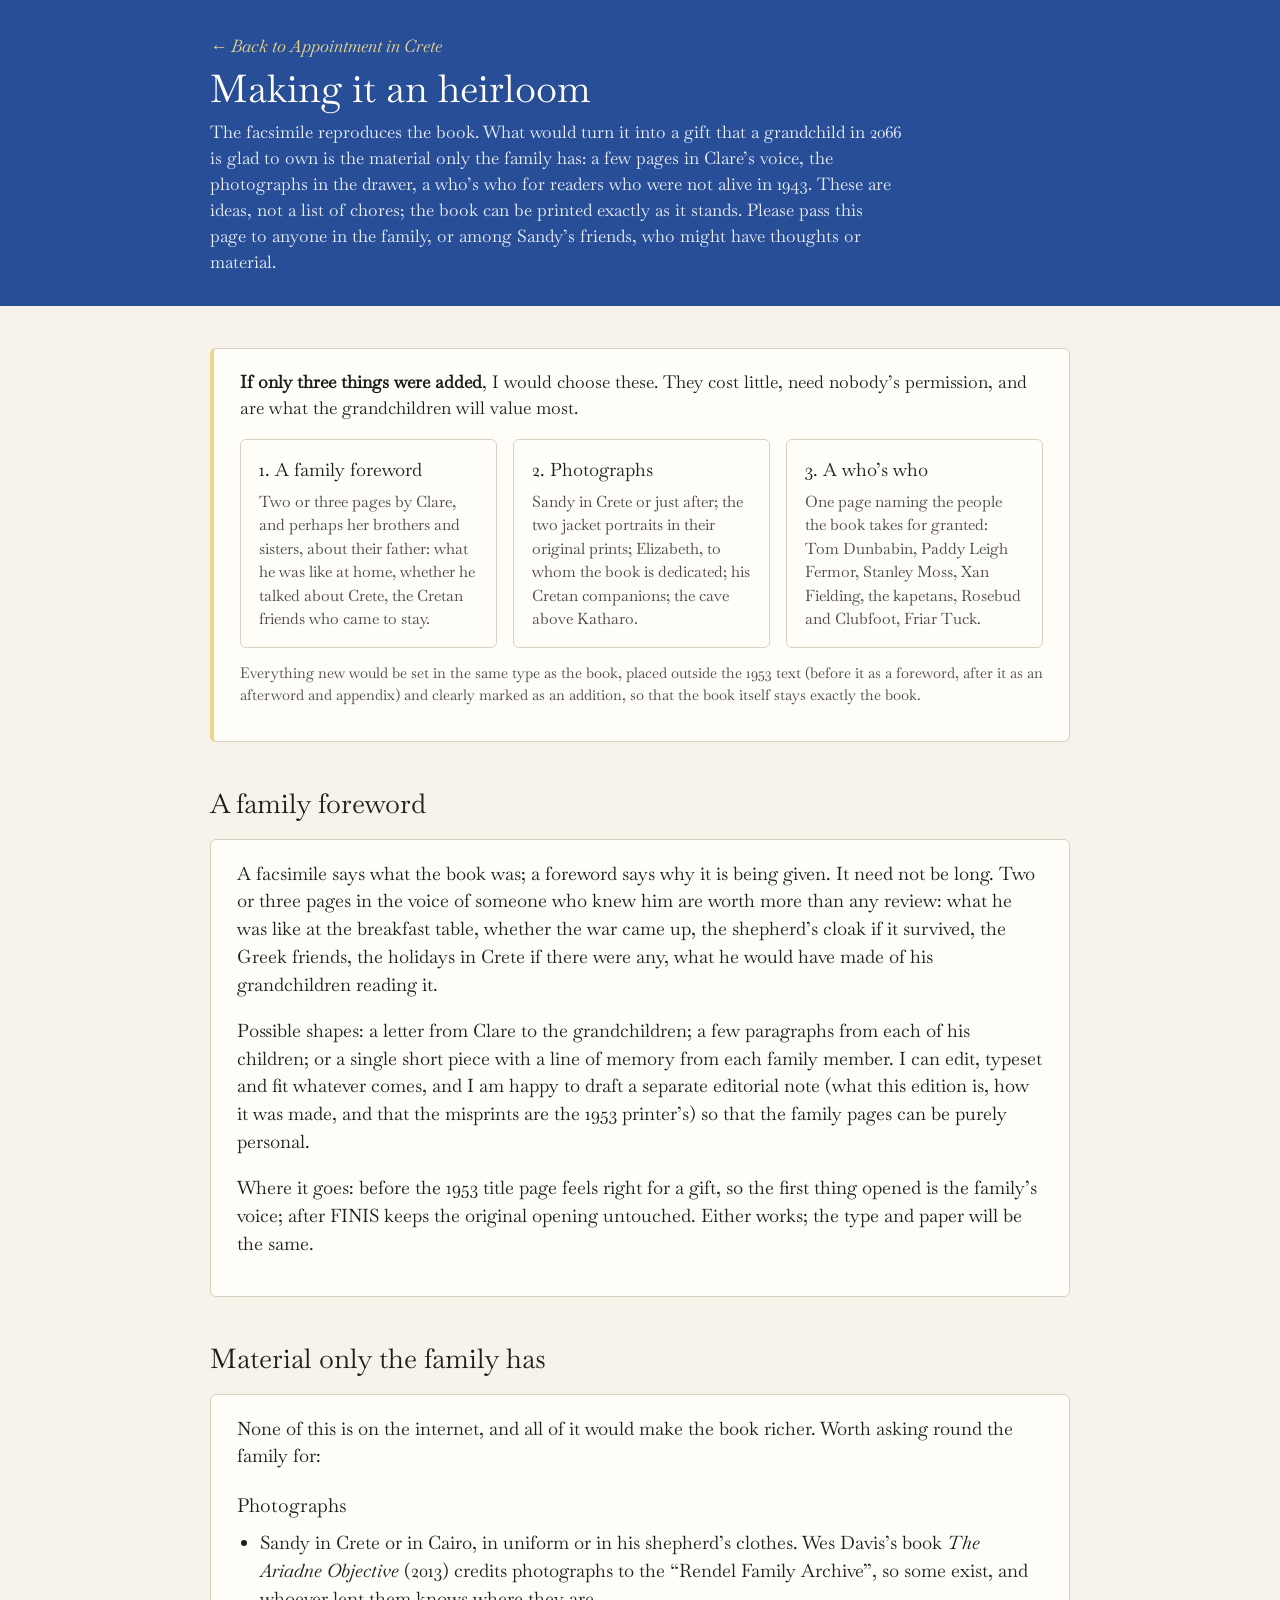
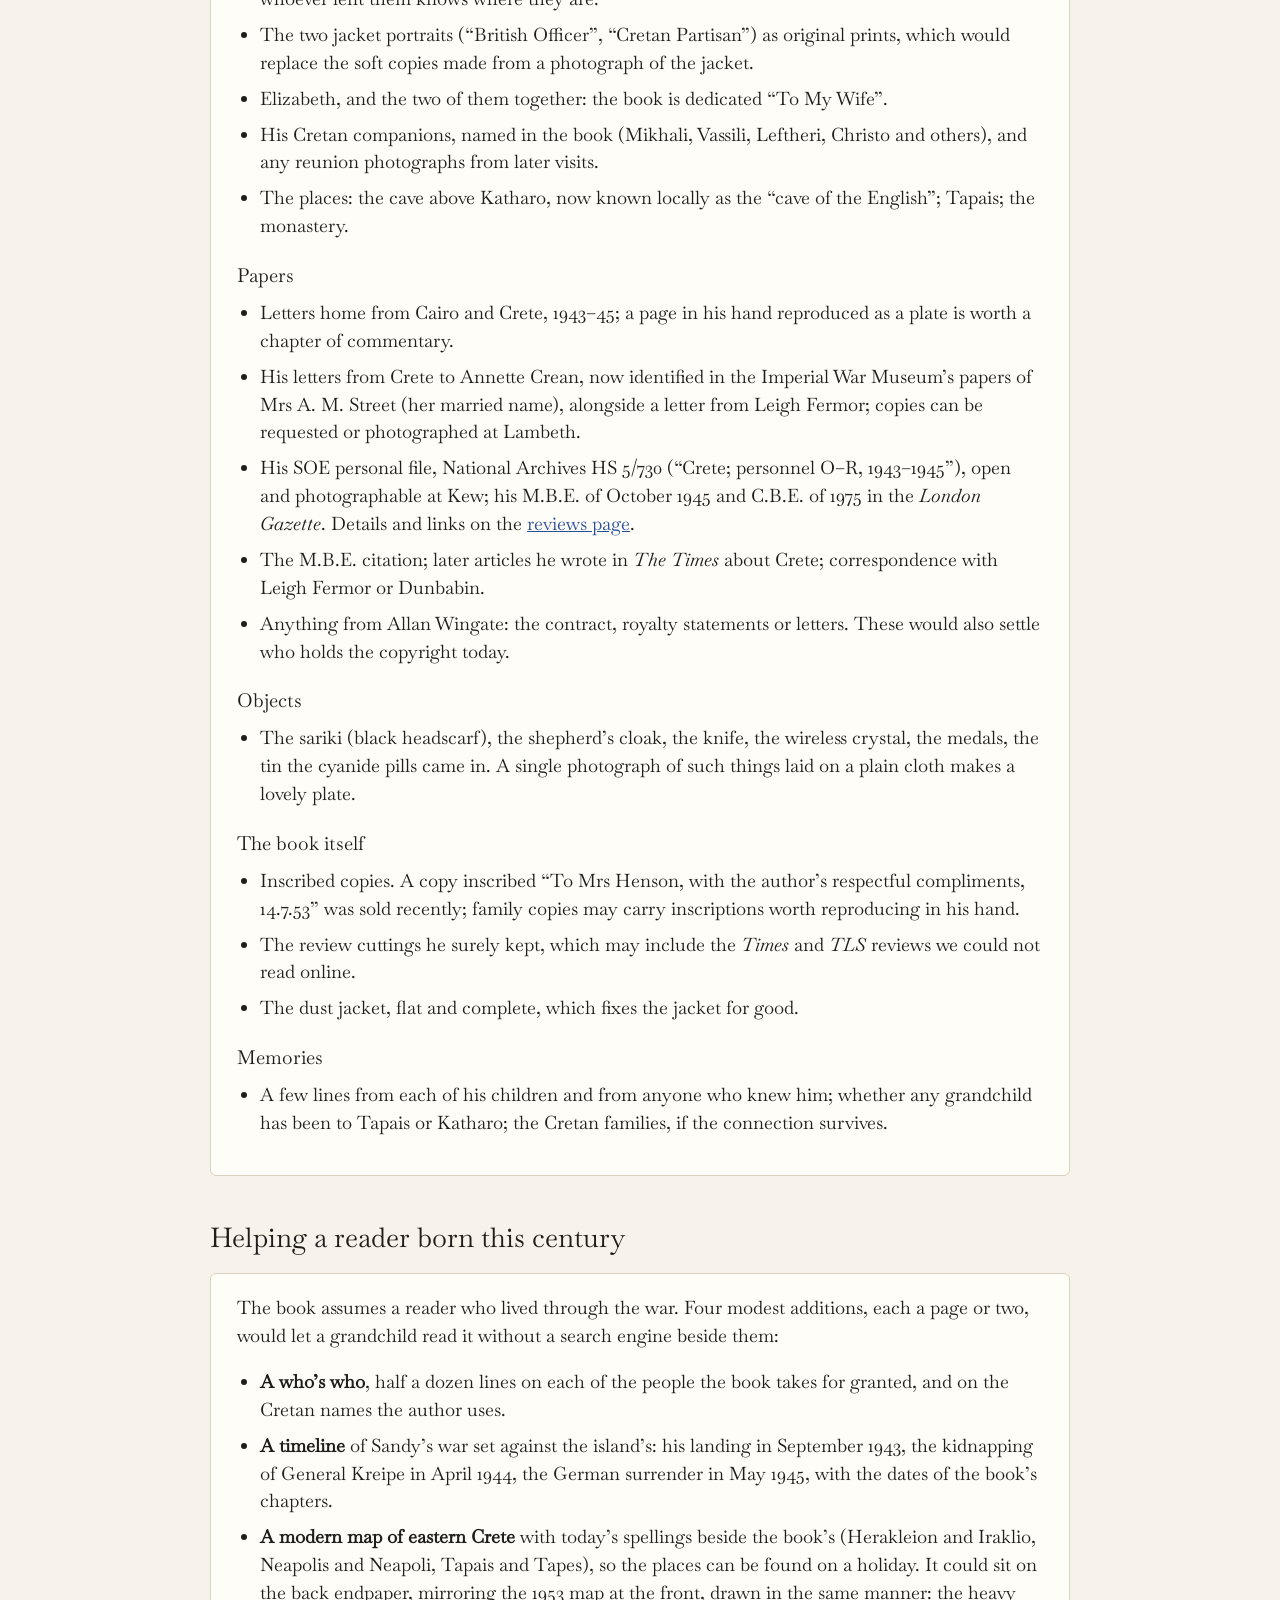
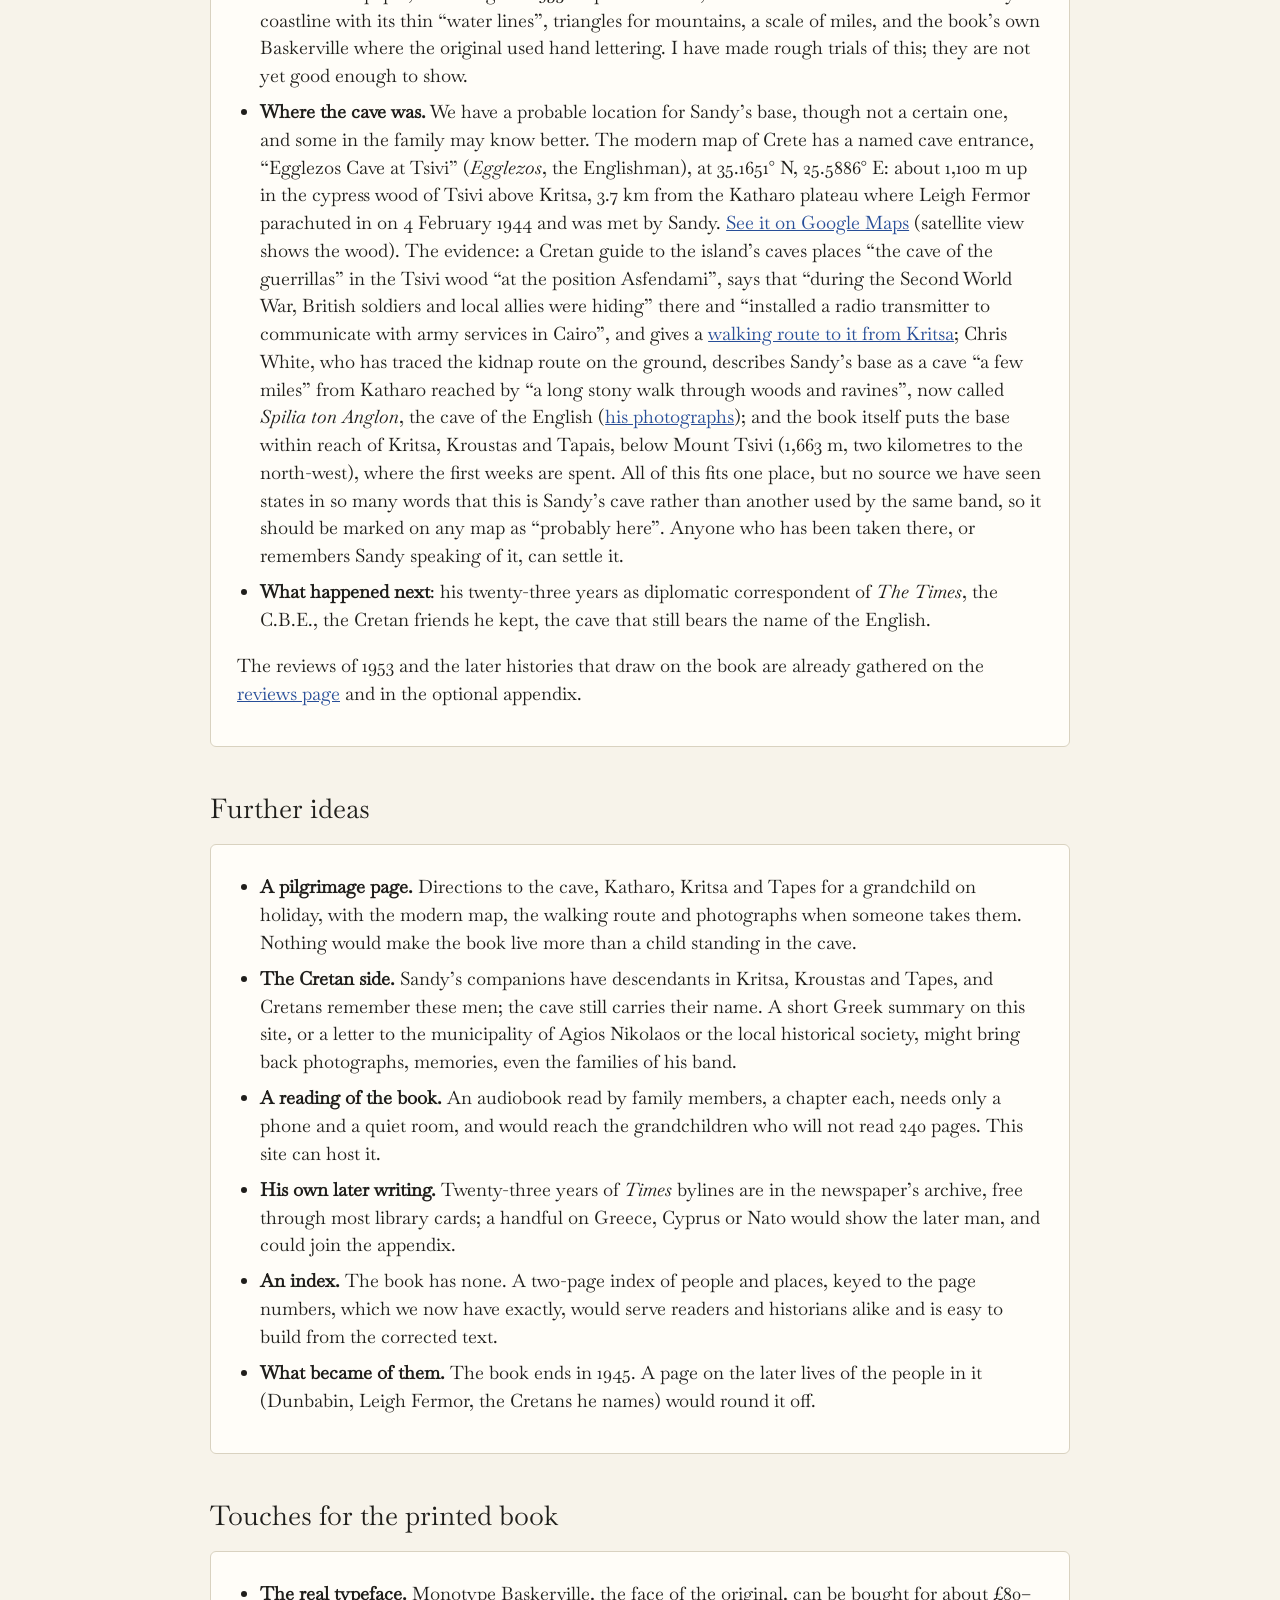
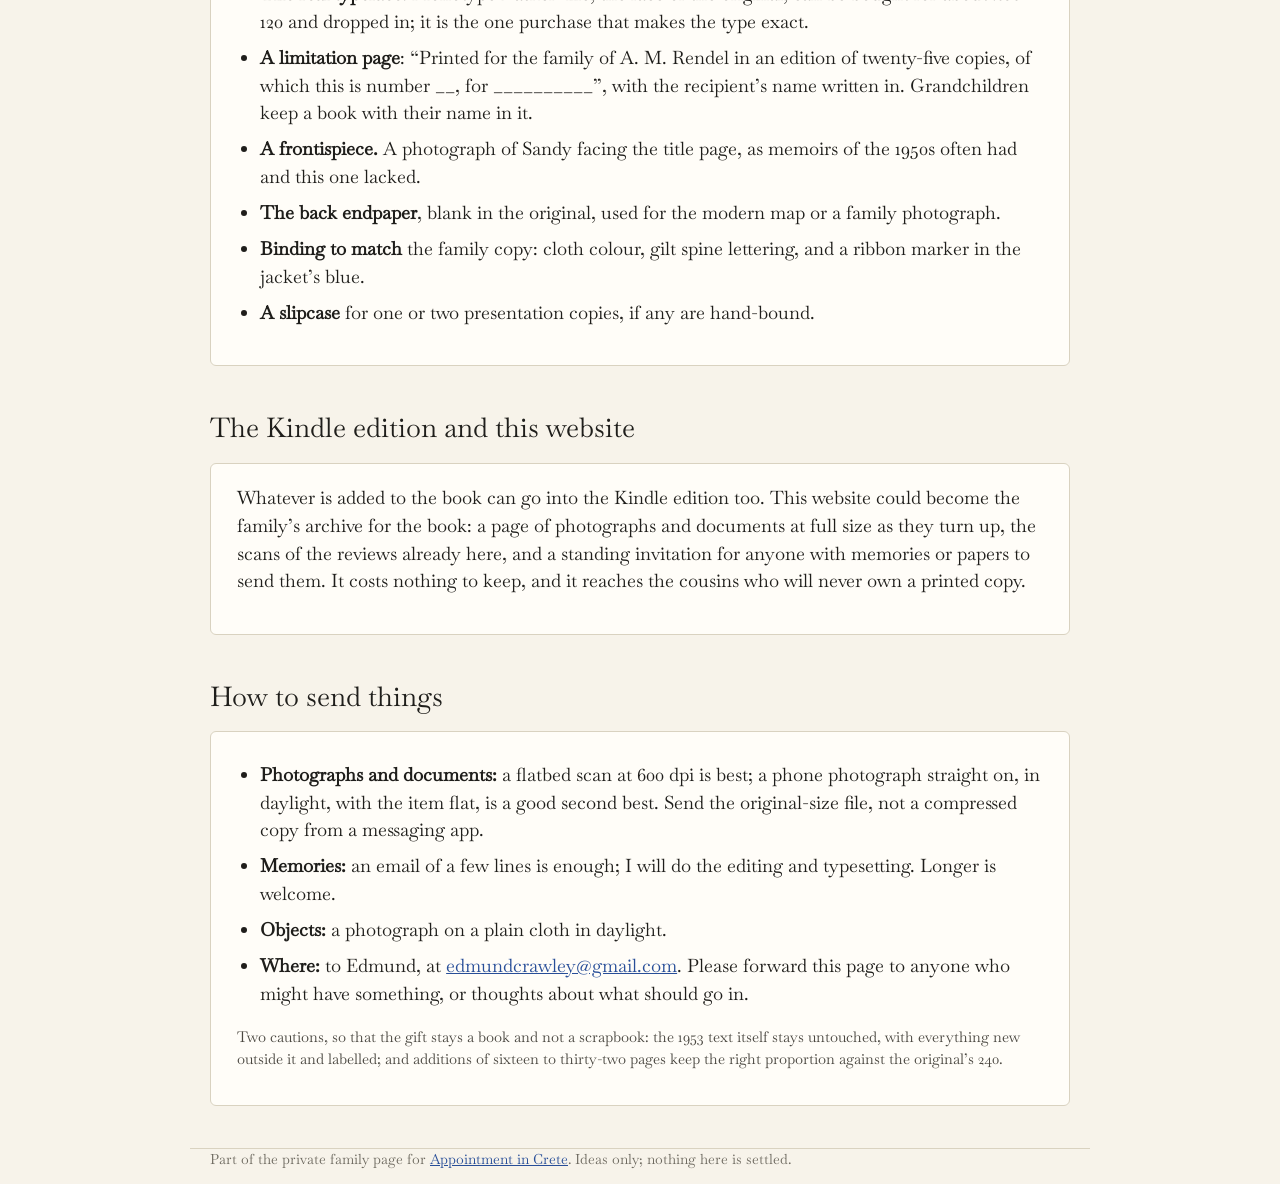
<file: appointment-in-crete/ideas.html>
<!DOCTYPE html>
<html lang="en-GB"><head><meta charset="utf-8"><meta name="viewport" content="width=device-width, initial-scale=1">
<meta name="robots" content="noindex, nofollow, noarchive">
<title>Appointment in Crete — making it an heirloom</title>
<style>
@font-face{font-family:"Baskervville";src:url(fonts/BaskervvilleRegular.ttf) format("truetype");font-weight:400;font-style:normal;font-display:swap}
@font-face{font-family:"Baskervville";src:url(fonts/BaskervvilleItalic.ttf) format("truetype");font-weight:400;font-style:italic;font-display:swap}
:root{--paper:#f7f3ea;--paper-2:#efe9db;--ink:#1f1e1b;--ink-2:#4a4740;--rule:#d9d2c0;--blue:#284e98;--yellow:#e9d58c;--white:#fffdf8;--max:900px}
*{box-sizing:border-box} body{margin:0;background:var(--paper);color:var(--ink);font-family:"Baskervville",Baskerville,Georgia,serif;font-size:18.5px;line-height:1.5}
a{color:var(--blue)} .wrap{max-width:var(--max);margin:0 auto;padding:0 20px}
header.top{background:var(--blue);color:var(--white);padding:34px 0 30px} header.top .crumb a{color:var(--yellow);text-decoration:none;font-style:italic}
header.top h1{font-weight:400;font-size:2.4rem;margin:8px 0 10px;line-height:1.1} header.top p{margin:0;color:#e9eef9;max-width:40em;font-size:1.08rem}
main{padding:10px 0 60px} section{margin:42px 0} h2{font-weight:400;font-size:1.7rem;margin:0 0 12px}
h3{font-weight:400;font-size:1.2rem;margin:22px 0 8px} p{margin:0 0 1em} ul,ol{padding-left:1.25em;margin:0 0 1em} li{margin:.45em 0}
.box{background:var(--white);border:1px solid var(--rule);border-radius:6px;padding:20px 26px;margin:14px 0}
.rec{border-left:4px solid var(--yellow)} .lead{font-size:1.1rem}
.pri{display:grid;grid-template-columns:repeat(3,1fr);gap:16px;margin:14px 0}
.pri div{background:var(--white);border:1px solid var(--rule);border-radius:6px;padding:16px 18px} .pri h3{margin:0 0 6px;font-size:1.15rem} .pri p{font-size:.98rem;color:var(--ink-2);margin:0}
.small{font-size:.92rem;color:var(--ink-2)}
footer{border-top:1px solid var(--rule);padding:22px 0 40px;font-size:.88rem;color:#6e6a60}
@media (max-width:760px){body{font-size:16.5px} .pri{grid-template-columns:1fr} header.top h1{font-size:1.9rem} .box{padding:16px 18px}}
</style></head>
<body>
<header class="top"><div class="wrap"><p class="crumb"><a href="./">← Back to Appointment in Crete</a></p>
<h1>Making it an heirloom</h1>
<p>The facsimile reproduces the book. What would turn it into a gift that a grandchild in 2066 is glad to own is the material only the family has: a few pages in Clare’s voice, the photographs in the drawer, a who’s who for readers who were not alive in 1943. These are ideas, not a list of chores; the book can be printed exactly as it stands. Please pass this page to anyone in the family, or among Sandy’s friends, who might have thoughts or material.</p></div></header>
<main class="wrap">

<section>
  <div class="box rec">
    <p class="lead"><strong>If only three things were added</strong>, I would choose these. They cost little, need nobody’s permission, and are what the grandchildren will value most.</p>
    <div class="pri">
      <div><h3>1. A family foreword</h3><p>Two or three pages by Clare, and perhaps her brothers and sisters, about their father: what he was like at home, whether he talked about Crete, the Cretan friends who came to stay.</p></div>
      <div><h3>2. Photographs</h3><p>Sandy in Crete or just after; the two jacket portraits in their original prints; Elizabeth, to whom the book is dedicated; his Cretan companions; the cave above Katharo.</p></div>
      <div><h3>3. A who’s who</h3><p>One page naming the people the book takes for granted: Tom Dunbabin, Paddy Leigh Fermor, Stanley Moss, Xan Fielding, the kapetans, Rosebud and Clubfoot, Friar Tuck.</p></div>
    </div>
    <p class="small">Everything new would be set in the same type as the book, placed outside the 1953 text (before it as a foreword, after it as an afterword and appendix) and clearly marked as an addition, so that the book itself stays exactly the book.</p>
  </div>
</section>

<section id="foreword">
  <h2>A family foreword</h2>
  <div class="box">
    <p>A facsimile says what the book was; a foreword says why it is being given. It need not be long. Two or three pages in the voice of someone who knew him are worth more than any review: what he was like at the breakfast table, whether the war came up, the shepherd’s cloak if it survived, the Greek friends, the holidays in Crete if there were any, what he would have made of his grandchildren reading it.</p>
    <p>Possible shapes: a letter from Clare to the grandchildren; a few paragraphs from each of his children; or a single short piece with a line of memory from each family member. I can edit, typeset and fit whatever comes, and I am happy to draft a separate editorial note (what this edition is, how it was made, and that the misprints are the 1953 printer’s) so that the family pages can be purely personal.</p>
    <p>Where it goes: before the 1953 title page feels right for a gift, so the first thing opened is the family’s voice; after FINIS keeps the original opening untouched. Either works; the type and paper will be the same.</p>
  </div>
</section>

<section id="family-material">
  <h2>Material only the family has</h2>
  <div class="box">
    <p>None of this is on the internet, and all of it would make the book richer. Worth asking round the family for:</p>
    <h3>Photographs</h3>
    <ul>
      <li>Sandy in Crete or in Cairo, in uniform or in his shepherd’s clothes. Wes Davis’s book <i>The Ariadne Objective</i> (2013) credits photographs to the “Rendel Family Archive”, so some exist, and whoever lent them knows where they are.</li>
      <li>The two jacket portraits (“British Officer”, “Cretan Partisan”) as original prints, which would replace the soft copies made from a photograph of the jacket.</li>
      <li>Elizabeth, and the two of them together: the book is dedicated “To My Wife”.</li>
      <li>His Cretan companions, named in the book (Mikhali, Vassili, Leftheri, Christo and others), and any reunion photographs from later visits.</li>
      <li>The places: the cave above Katharo, now known locally as the “cave of the English”; Tapais; the monastery.</li>
    </ul>
    <h3>Papers</h3>
    <ul>
      <li>Letters home from Cairo and Crete, 1943–45; a page in his hand reproduced as a plate is worth a chapter of commentary.</li>
      <li>His letters from Crete to Annette Crean, now identified in the Imperial War Museum’s papers of Mrs A. M. Street (her married name), alongside a letter from Leigh Fermor; copies can be requested or photographed at Lambeth.</li>
      <li>His SOE personal file, National Archives HS 5/730 (“Crete; personnel O–R, 1943–1945”), open and photographable at Kew; his M.B.E. of October 1945 and C.B.E. of 1975 in the <i>London Gazette</i>. Details and links on the <a href="appendix.html#retrieve">reviews page</a>.</li>
      <li>The M.B.E. citation; later articles he wrote in <i>The Times</i> about Crete; correspondence with Leigh Fermor or Dunbabin.</li>
      <li>Anything from Allan Wingate: the contract, royalty statements or letters. These would also settle who holds the copyright today.</li>
    </ul>
    <h3>Objects</h3>
    <ul>
      <li>The sariki (black headscarf), the shepherd’s cloak, the knife, the wireless crystal, the medals, the tin the cyanide pills came in. A single photograph of such things laid on a plain cloth makes a lovely plate.</li>
    </ul>
    <h3>The book itself</h3>
    <ul>
      <li>Inscribed copies. A copy inscribed “To Mrs Henson, with the author’s respectful compliments, 14.7.53” was sold recently; family copies may carry inscriptions worth reproducing in his hand.</li>
      <li>The review cuttings he surely kept, which may include the <i>Times</i> and <i>TLS</i> reviews we could not read online.</li>
      <li>The dust jacket, flat and complete, which fixes the jacket for good.</li>
    </ul>
    <h3>Memories</h3>
    <ul>
      <li>A few lines from each of his children and from anyone who knew him; whether any grandchild has been to Tapais or Katharo; the Cretan families, if the connection survives.</li>
    </ul>
  </div>
</section>

<section id="reader">
  <h2>Helping a reader born this century</h2>
  <div class="box">
    <p>The book assumes a reader who lived through the war. Four modest additions, each a page or two, would let a grandchild read it without a search engine beside them:</p>
    <ul>
      <li><strong>A who’s who</strong>, half a dozen lines on each of the people the book takes for granted, and on the Cretan names the author uses.</li>
      <li><strong>A timeline</strong> of Sandy’s war set against the island’s: his landing in September 1943, the kidnapping of General Kreipe in April 1944, the German surrender in May 1945, with the dates of the book’s chapters.</li>
      <li><strong>A modern map of eastern Crete</strong> with today’s spellings beside the book’s (Herakleion and Iraklio, Neapolis and Neapoli, Tapais and Tapes), so the places can be found on a holiday. It could sit on the back endpaper, mirroring the 1953 map at the front, drawn in the same manner: the heavy coastline with its thin “water lines”, triangles for mountains, a scale of miles, and the book’s own Baskerville where the original used hand lettering. I have made rough trials of this; they are not yet good enough to show.</li>
      <li><strong>Where the cave was.</strong> We have a probable location for Sandy’s base, though not a certain one, and some in the family may know better. The modern map of Crete has a named cave entrance, “Egglezos Cave at Tsivi” (<em>Egglezos</em>, the Englishman), at 35.1651° N, 25.5886° E: about 1,100 m up in the cypress wood of Tsivi above Kritsa, 3.7 km from the Katharo plateau where Leigh Fermor parachuted in on 4 February 1944 and was met by Sandy. <a href="https://www.google.com/maps/search/?api=1&amp;query=35.1651,25.5886" target="_blank" rel="noopener">See it on Google Maps</a> (satellite view shows the wood). The evidence: a Cretan guide to the island’s caves places “the cave of the guerrillas” in the Tsivi wood “at the position Asfendami”, says that “during the Second World War, British soldiers and local allies were hiding” there and “installed a radio transmitter to communicate with army services in Cairo”, and gives a <a href="https://cretanbeaches.com/en/caves/egglezos-cave-at-tsivi-kritsa" target="_blank" rel="noopener">walking route to it from Kritsa</a>; Chris White, who has traced the kidnap route on the ground, describes Sandy’s base as a cave “a few miles” from Katharo reached by “a long stony walk through woods and ravines”, now called <em>Spilia ton Anglon</em>, the cave of the English (<a href="https://patrickleighfermor.org/2021/04/25/abducting-a-general-locations-by-each-day-2/" target="_blank" rel="noopener">his photographs</a>); and the book itself puts the base within reach of Kritsa, Kroustas and Tapais, below Mount Tsivi (1,663 m, two kilometres to the north-west), where the first weeks are spent. All of this fits one place, but no source we have seen states in so many words that this is Sandy’s cave rather than another used by the same band, so it should be marked on any map as “probably here”. Anyone who has been taken there, or remembers Sandy speaking of it, can settle it.</li>
      <li><strong>What happened next</strong>: his twenty-three years as diplomatic correspondent of <i>The Times</i>, the C.B.E., the Cretan friends he kept, the cave that still bears the name of the English.</li>
    </ul>
    <p>The reviews of 1953 and the later histories that draw on the book are already gathered on the <a href="appendix.html">reviews page</a> and in the optional appendix.</p>
  </div>
</section>

<section id="more">
  <h2>Further ideas</h2>
  <div class="box">
    <ul>
      <li><strong>A pilgrimage page.</strong> Directions to the cave, Katharo, Kritsa and Tapes for a grandchild on holiday, with the modern map, the walking route and photographs when someone takes them. Nothing would make the book live more than a child standing in the cave.</li>
      <li><strong>The Cretan side.</strong> Sandy’s companions have descendants in Kritsa, Kroustas and Tapes, and Cretans remember these men; the cave still carries their name. A short Greek summary on this site, or a letter to the municipality of Agios Nikolaos or the local historical society, might bring back photographs, memories, even the families of his band.</li>
      <li><strong>A reading of the book.</strong> An audiobook read by family members, a chapter each, needs only a phone and a quiet room, and would reach the grandchildren who will not read 240 pages. This site can host it.</li>
      <li><strong>His own later writing.</strong> Twenty-three years of <i>Times</i> bylines are in the newspaper’s archive, free through most library cards; a handful on Greece, Cyprus or Nato would show the later man, and could join the appendix.</li>
      <li><strong>An index.</strong> The book has none. A two-page index of people and places, keyed to the page numbers, which we now have exactly, would serve readers and historians alike and is easy to build from the corrected text.</li>
      <li><strong>What became of them.</strong> The book ends in 1945. A page on the later lives of the people in it (Dunbabin, Leigh Fermor, the Cretans he names) would round it off.</li>
    </ul>
  </div>
</section>

<section id="design">
  <h2>Touches for the printed book</h2>
  <div class="box">
    <ul>
      <li><strong>The real typeface.</strong> Monotype Baskerville, the face of the original, can be bought for about £80–120 and dropped in; it is the one purchase that makes the type exact.</li>
      <li><strong>A limitation page</strong>: “Printed for the family of A. M. Rendel in an edition of twenty-five copies, of which this is number __, for __________”, with the recipient’s name written in. Grandchildren keep a book with their name in it.</li>
      <li><strong>A frontispiece.</strong> A photograph of Sandy facing the title page, as memoirs of the 1950s often had and this one lacked.</li>
      <li><strong>The back endpaper</strong>, blank in the original, used for the modern map or a family photograph.</li>
      <li><strong>Binding to match</strong> the family copy: cloth colour, gilt spine lettering, and a ribbon marker in the jacket’s blue.</li>
      <li><strong>A slipcase</strong> for one or two presentation copies, if any are hand-bound.</li>
    </ul>
  </div>
</section>

<section id="digital">
  <h2>The Kindle edition and this website</h2>
  <div class="box">
    <p>Whatever is added to the book can go into the Kindle edition too. This website could become the family’s archive for the book: a page of photographs and documents at full size as they turn up, the scans of the reviews already here, and a standing invitation for anyone with memories or papers to send them. It costs nothing to keep, and it reaches the cousins who will never own a printed copy.</p>
  </div>
</section>

<section id="how">
  <h2>How to send things</h2>
  <div class="box">
    <ul>
      <li><strong>Photographs and documents:</strong> a flatbed scan at 600 dpi is best; a phone photograph straight on, in daylight, with the item flat, is a good second best. Send the original-size file, not a compressed copy from a messaging app.</li>
      <li><strong>Memories:</strong> an email of a few lines is enough; I will do the editing and typesetting. Longer is welcome.</li>
      <li><strong>Objects:</strong> a photograph on a plain cloth in daylight.</li>
      <li><strong>Where:</strong> to Edmund, at <a href="mailto:edmundcrawley@gmail.com">edmundcrawley@gmail.com</a>. Please forward this page to anyone who might have something, or thoughts about what should go in.</li>
    </ul>
    <p class="small">Two cautions, so that the gift stays a book and not a scrapbook: the 1953 text itself stays untouched, with everything new outside it and labelled; and additions of sixteen to thirty-two pages keep the right proportion against the original’s 240.</p>
  </div>
</section>

</main>
<footer class="wrap"><p>Part of the private family page for <a href="./">Appointment in Crete</a>. Ideas only; nothing here is settled.</p></footer>
</body></html>
</file>
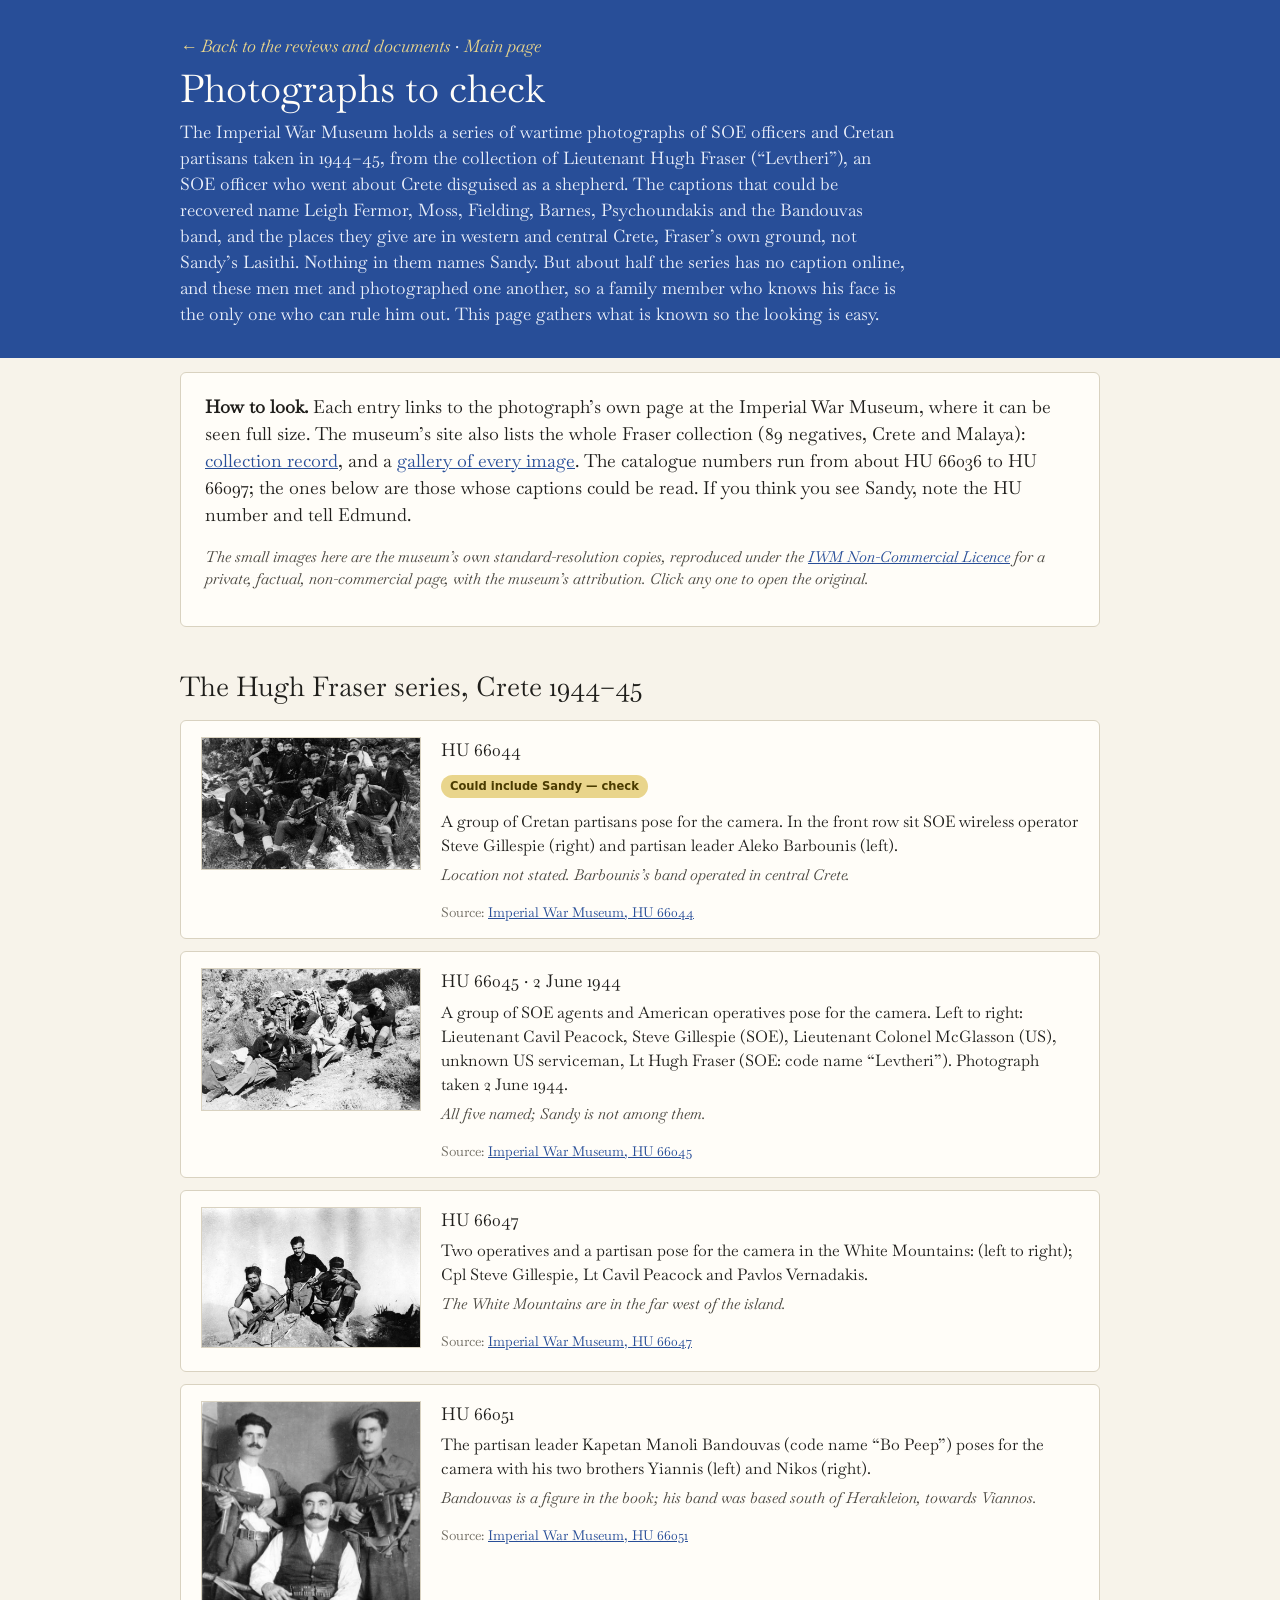
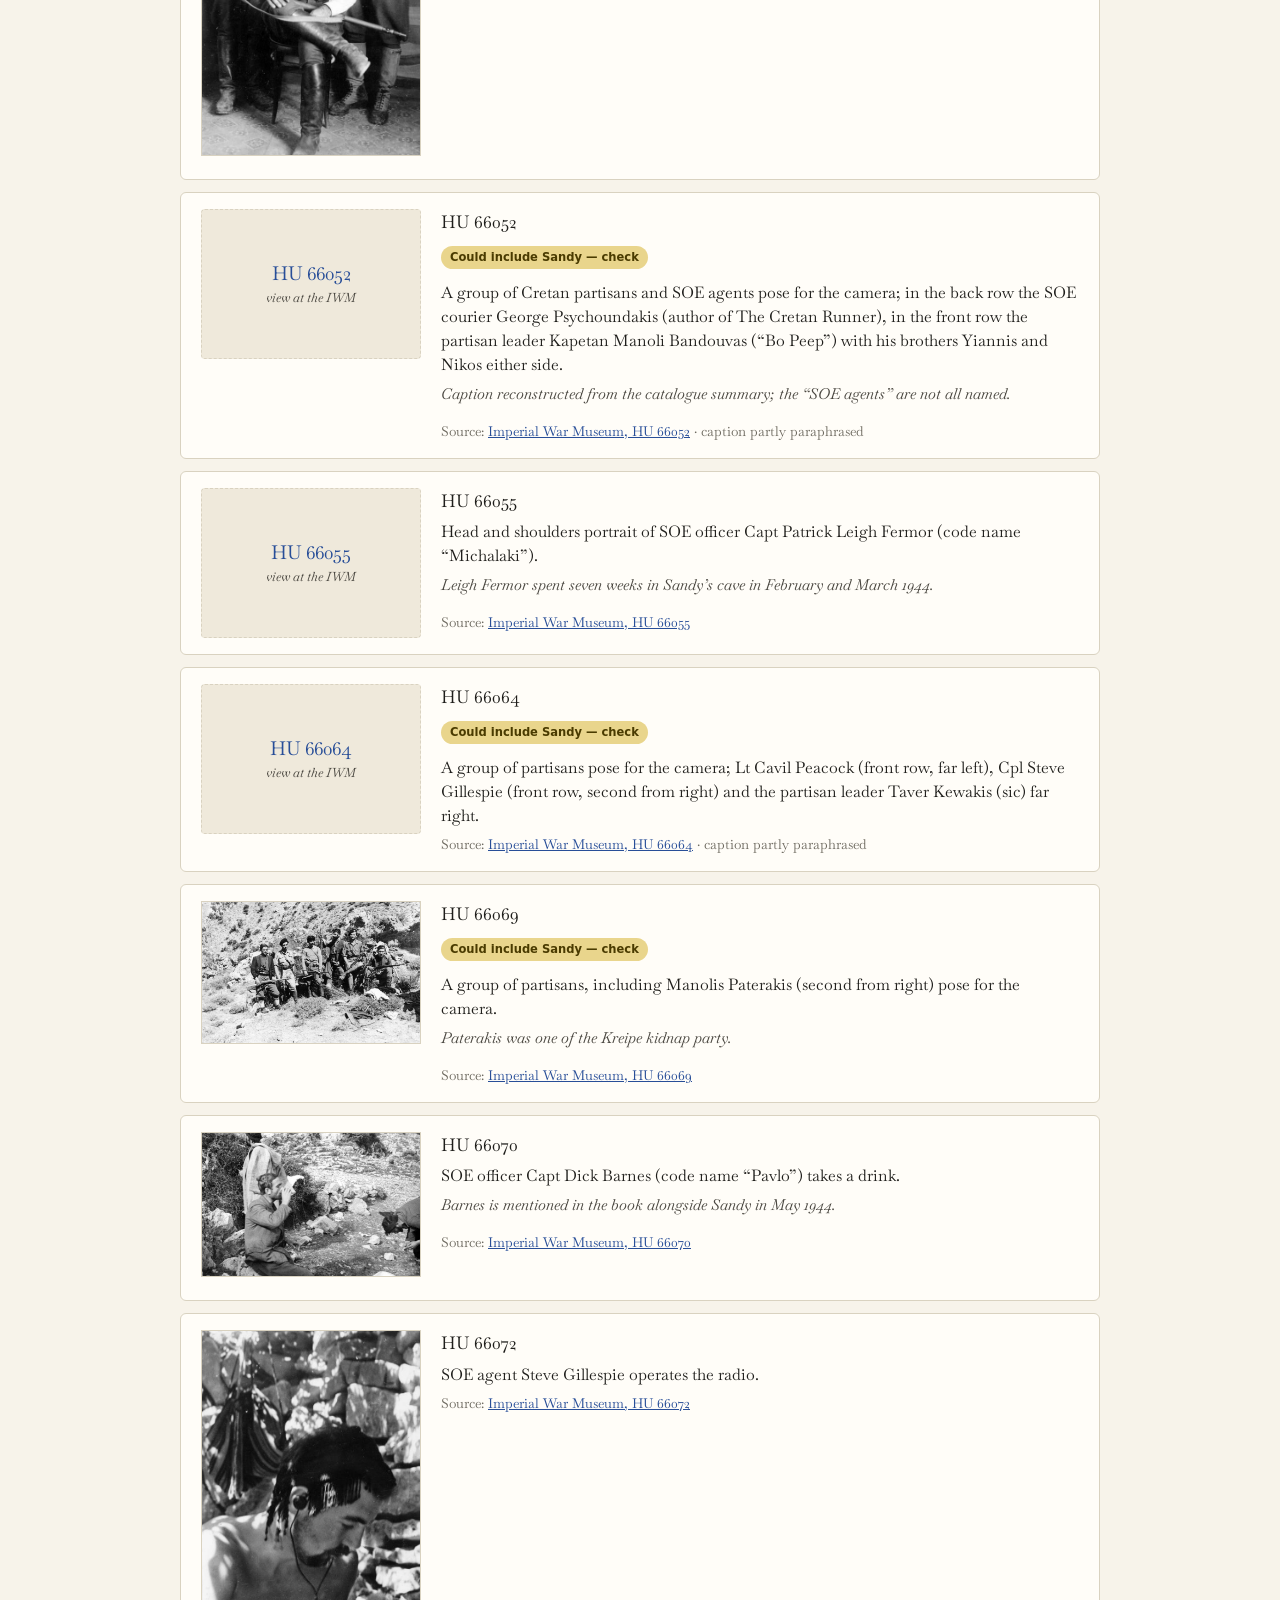
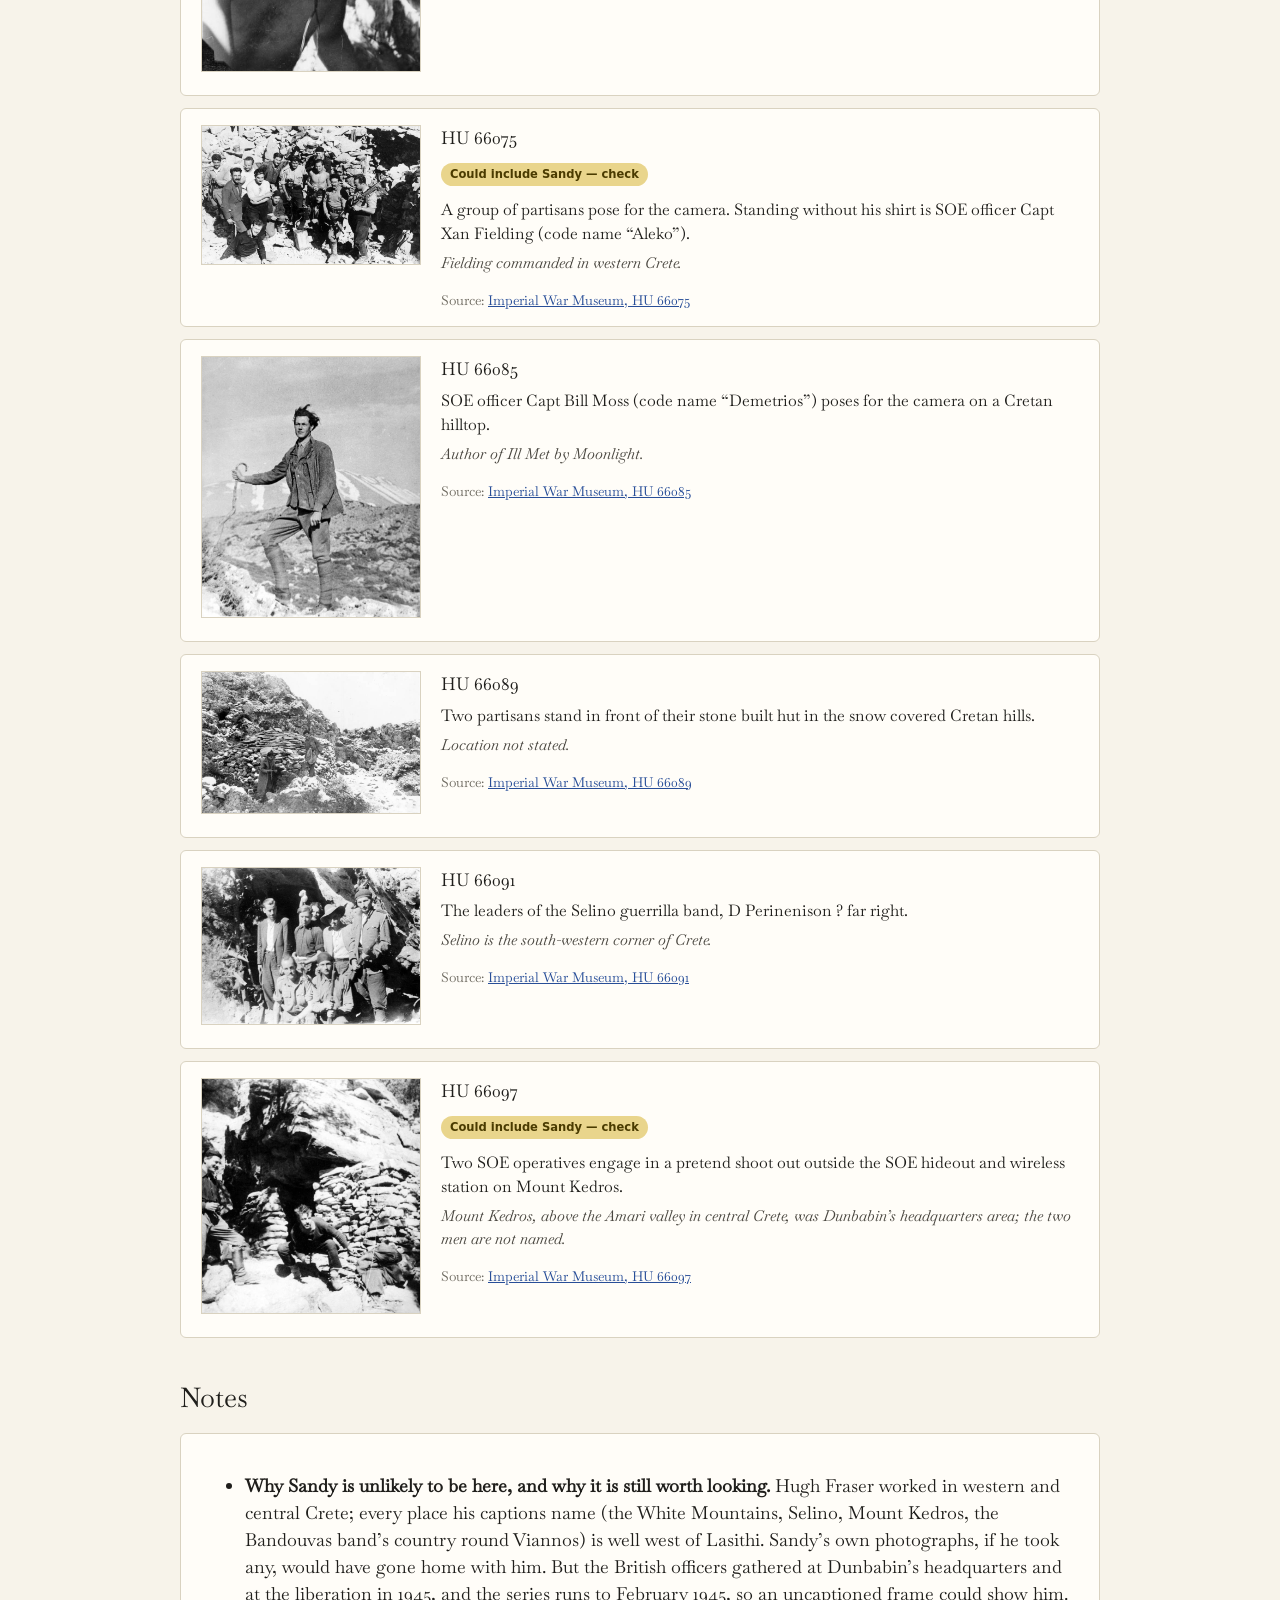
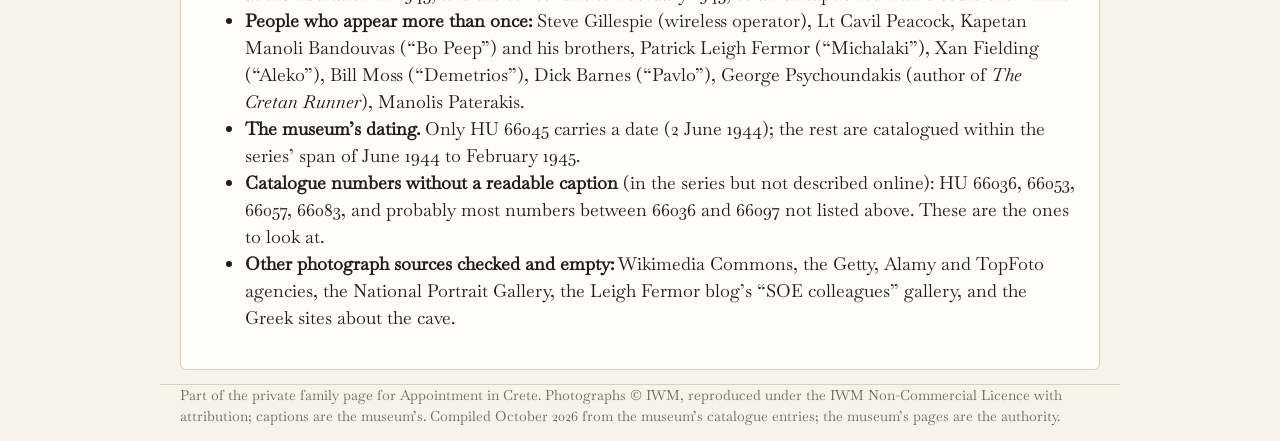
<file: appointment-in-crete/photographs.html>
<!DOCTYPE html>
<html lang="en-GB"><head><meta charset="utf-8"><meta name="viewport" content="width=device-width, initial-scale=1">
<meta name="robots" content="noindex, nofollow, noarchive"><title>Appointment in Crete — photographs to check</title>
<style>
@font-face{font-family:"Baskervville";src:url(fonts/BaskervvilleRegular.ttf) format("truetype");font-weight:400;font-style:normal;font-display:swap}
@font-face{font-family:"Baskervville";src:url(fonts/BaskervvilleItalic.ttf) format("truetype");font-weight:400;font-style:italic;font-display:swap}
:root{--paper:#f7f3ea;--paper-2:#efe9db;--ink:#1f1e1b;--ink-2:#4a4740;--rule:#d9d2c0;--blue:#284e98;--yellow:#e9d58c;--white:#fffdf8;--max:960px}
*{box-sizing:border-box} body{margin:0;background:var(--paper);color:var(--ink);font-family:"Baskervville",Baskerville,Georgia,serif;font-size:18px;line-height:1.5}
a{color:var(--blue)} .wrap{max-width:var(--max);margin:0 auto;padding:0 20px}
header.top{background:var(--blue);color:var(--white);padding:34px 0 30px} header.top .crumb a{color:var(--yellow);text-decoration:none;font-style:italic}
header.top h1{font-weight:400;font-size:2.4rem;margin:8px 0 10px;line-height:1.1} header.top p{margin:0;color:#e9eef9;max-width:42em;font-size:1.08rem}
main{padding:10px 0 60px} h2{font-weight:400;font-size:1.7rem;margin:40px 0 12px} h3{font-weight:400;font-size:1.1rem;margin:0 0 6px}
.box{background:var(--white);border:1px solid var(--rule);border-radius:6px;padding:20px 24px;margin:14px 0} p{margin:0 0 1em}
.photo{display:grid;grid-template-columns:220px 1fr;gap:20px;background:var(--white);border:1px solid var(--rule);border-radius:6px;padding:16px 20px;margin:12px 0}
.thumb img{width:100%;border:1px solid var(--rule)} .ph{display:flex;flex-direction:column;align-items:center;justify-content:center;height:150px;border:1px dashed var(--rule);border-radius:4px;background:var(--paper-2);text-decoration:none;color:var(--blue)} .ph span{font-size:1.2rem} .ph small{font-size:.8rem;font-style:italic;color:var(--ink-2)}
.cap{font-size:1rem;margin:6px 0} .note{font-size:.95rem;color:var(--ink-2);font-style:italic} .src{font-size:.85rem;color:#6e6a60;margin:0}
.tag{display:inline-block;font-family:system-ui,sans-serif;font-size:.72rem;font-weight:600;padding:3px 9px;border-radius:999px;margin:0 6px 6px 0;background:var(--paper-2);color:var(--ink-2)} .tag.east{background:#dde7f7;color:#1f3d78} .tag.maybe{background:var(--yellow);color:#4a3b00}
footer{border-top:1px solid var(--rule);padding:22px 0 40px;font-size:.88rem;color:#6e6a60}
@media (max-width:760px){body{font-size:16.5px} .photo{grid-template-columns:1fr} header.top h1{font-size:1.9rem}}
</style></head><body>
<header class="top"><div class="wrap"><p class="crumb"><a href="appendix.html">← Back to the reviews and documents</a> · <a href="./">Main page</a></p>
<h1>Photographs to check</h1><p>The Imperial War Museum holds a series of wartime photographs of SOE officers and Cretan partisans taken in 1944–45, from the collection of Lieutenant Hugh Fraser (“Levtheri”), an SOE officer who went about Crete disguised as a shepherd. The captions that could be recovered name Leigh Fermor, Moss, Fielding, Barnes, Psychoundakis and the Bandouvas band, and the places they give are in western and central Crete, Fraser’s own ground, not Sandy’s Lasithi. Nothing in them names Sandy. But about half the series has no caption online, and these men met and photographed one another, so a family member who knows his face is the only one who can rule him out. This page gathers what is known so the looking is easy.</p></div></header>
<main class="wrap">
<div class="box"><p><strong>How to look.</strong> Each entry links to the photograph’s own page at the Imperial War Museum, where it can be seen full size. The museum’s site also lists the whole Fraser collection (89 negatives, Crete and Malaya): <a href="https://www.iwm.org.uk/collections/item/object/205003028" target="_blank" rel="noopener">collection record</a>, and a <a href="https://www.iwm.org.uk/collections/search?filters%5BcollectionString%5D%5BFRASER+HUGH%5D=on&amp;query=" target="_blank" rel="noopener">gallery of every image</a>. The catalogue numbers run from about HU 66036 to HU 66097; the ones below are those whose captions could be read. If you think you see Sandy, note the HU number and tell Edmund.</p><p class="note">The small images here are the museum’s own standard-resolution copies, reproduced under the <a href="https://www.iwm.org.uk/corporate/policies/non-commercial-licence" target="_blank" rel="noopener">IWM Non-Commercial Licence</a> for a private, factual, non-commercial page, with the museum’s attribution. Click any one to open the original.</p></div>
<h2>The Hugh Fraser series, Crete 1944–45</h2>
<article class="photo" id="HU66044"><div class="thumb"><a href="https://www.iwm.org.uk/collections/item/object/205045434" target="_blank" rel="noopener"><img src="img/iwm/HU_66044.jpg" alt="HU 66044"></a></div><div class="meta"><h3>HU 66044</h3><span class="tag maybe">Could include Sandy — check</span><p class="cap">A group of Cretan partisans pose for the camera. In the front row sit SOE wireless operator Steve Gillespie (right) and partisan leader Aleko Barbounis (left).</p><p class="note">Location not stated. Barbounis’s band operated in central Crete.</p><p class="src">Source: <a href="https://www.iwm.org.uk/collections/item/object/205045434" target="_blank" rel="noopener">Imperial War Museum, HU 66044</a></p></div></article><article class="photo" id="HU66045"><div class="thumb"><a href="https://www.iwm.org.uk/collections/item/object/205045435" target="_blank" rel="noopener"><img src="img/iwm/HU_66045.jpg" alt="HU 66045"></a></div><div class="meta"><h3>HU 66045 · 2 June 1944</h3><p class="cap">A group of SOE agents and American operatives pose for the camera. Left to right: Lieutenant Cavil Peacock, Steve Gillespie (SOE), Lieutenant Colonel McGlasson (US), unknown US serviceman, Lt Hugh Fraser (SOE: code name “Levtheri”). Photograph taken 2 June 1944.</p><p class="note">All five named; Sandy is not among them.</p><p class="src">Source: <a href="https://www.iwm.org.uk/collections/item/object/205045435" target="_blank" rel="noopener">Imperial War Museum, HU 66045</a></p></div></article><article class="photo" id="HU66047"><div class="thumb"><a href="https://www.iwm.org.uk/collections/item/object/205045437" target="_blank" rel="noopener"><img src="img/iwm/HU_66047.jpg" alt="HU 66047"></a></div><div class="meta"><h3>HU 66047</h3><p class="cap">Two operatives and a partisan pose for the camera in the White Mountains: (left to right); Cpl Steve Gillespie, Lt Cavil Peacock and Pavlos Vernadakis.</p><p class="note">The White Mountains are in the far west of the island.</p><p class="src">Source: <a href="https://www.iwm.org.uk/collections/item/object/205045437" target="_blank" rel="noopener">Imperial War Museum, HU 66047</a></p></div></article><article class="photo" id="HU66051"><div class="thumb"><a href="https://www.iwm.org.uk/collections/item/object/205045441" target="_blank" rel="noopener"><img src="img/iwm/HU_66051.jpg" alt="HU 66051"></a></div><div class="meta"><h3>HU 66051</h3><p class="cap">The partisan leader Kapetan Manoli Bandouvas (code name “Bo Peep”) poses for the camera with his two brothers Yiannis (left) and Nikos (right).</p><p class="note">Bandouvas is a figure in the book; his band was based south of Herakleion, towards Viannos.</p><p class="src">Source: <a href="https://www.iwm.org.uk/collections/item/object/205045441" target="_blank" rel="noopener">Imperial War Museum, HU 66051</a></p></div></article><article class="photo" id="HU66052"><div class="thumb"><a class="ph" href="https://www.iwm.org.uk/collections/item/object/205045442" target="_blank" rel="noopener"><span>HU 66052</span><small>view at the IWM</small></a></div><div class="meta"><h3>HU 66052</h3><span class="tag maybe">Could include Sandy — check</span><p class="cap">A group of Cretan partisans and SOE agents pose for the camera; in the back row the SOE courier George Psychoundakis (author of The Cretan Runner), in the front row the partisan leader Kapetan Manoli Bandouvas (“Bo Peep”) with his brothers Yiannis and Nikos either side.</p><p class="note">Caption reconstructed from the catalogue summary; the “SOE agents” are not all named.</p><p class="src">Source: <a href="https://www.iwm.org.uk/collections/item/object/205045442" target="_blank" rel="noopener">Imperial War Museum, HU 66052</a> · caption partly paraphrased</p></div></article><article class="photo" id="HU66055"><div class="thumb"><a class="ph" href="https://www.iwm.org.uk/collections/item/object/205045445" target="_blank" rel="noopener"><span>HU 66055</span><small>view at the IWM</small></a></div><div class="meta"><h3>HU 66055</h3><p class="cap">Head and shoulders portrait of SOE officer Capt Patrick Leigh Fermor (code name “Michalaki”).</p><p class="note">Leigh Fermor spent seven weeks in Sandy’s cave in February and March 1944.</p><p class="src">Source: <a href="https://www.iwm.org.uk/collections/item/object/205045445" target="_blank" rel="noopener">Imperial War Museum, HU 66055</a></p></div></article><article class="photo" id="HU66064"><div class="thumb"><a class="ph" href="https://www.iwm.org.uk/collections/item/object/205045454" target="_blank" rel="noopener"><span>HU 66064</span><small>view at the IWM</small></a></div><div class="meta"><h3>HU 66064</h3><span class="tag maybe">Could include Sandy — check</span><p class="cap">A group of partisans pose for the camera; Lt Cavil Peacock (front row, far left), Cpl Steve Gillespie (front row, second from right) and the partisan leader Taver Kewakis (sic) far right.</p><p class="src">Source: <a href="https://www.iwm.org.uk/collections/item/object/205045454" target="_blank" rel="noopener">Imperial War Museum, HU 66064</a> · caption partly paraphrased</p></div></article><article class="photo" id="HU66069"><div class="thumb"><a href="https://www.iwm.org.uk/collections/item/object/205045459" target="_blank" rel="noopener"><img src="img/iwm/HU_66069.jpg" alt="HU 66069"></a></div><div class="meta"><h3>HU 66069</h3><span class="tag maybe">Could include Sandy — check</span><p class="cap">A group of partisans, including Manolis Paterakis (second from right) pose for the camera.</p><p class="note">Paterakis was one of the Kreipe kidnap party.</p><p class="src">Source: <a href="https://www.iwm.org.uk/collections/item/object/205045459" target="_blank" rel="noopener">Imperial War Museum, HU 66069</a></p></div></article><article class="photo" id="HU66070"><div class="thumb"><a href="https://www.iwm.org.uk/collections/item/object/205045460" target="_blank" rel="noopener"><img src="img/iwm/HU_66070.jpg" alt="HU 66070"></a></div><div class="meta"><h3>HU 66070</h3><p class="cap">SOE officer Capt Dick Barnes (code name “Pavlo”) takes a drink.</p><p class="note">Barnes is mentioned in the book alongside Sandy in May 1944.</p><p class="src">Source: <a href="https://www.iwm.org.uk/collections/item/object/205045460" target="_blank" rel="noopener">Imperial War Museum, HU 66070</a></p></div></article><article class="photo" id="HU66072"><div class="thumb"><a href="https://www.iwm.org.uk/collections/item/object/205045462" target="_blank" rel="noopener"><img src="img/iwm/HU_66072.jpg" alt="HU 66072"></a></div><div class="meta"><h3>HU 66072</h3><p class="cap">SOE agent Steve Gillespie operates the radio.</p><p class="src">Source: <a href="https://www.iwm.org.uk/collections/item/object/205045462" target="_blank" rel="noopener">Imperial War Museum, HU 66072</a></p></div></article><article class="photo" id="HU66075"><div class="thumb"><a href="https://www.iwm.org.uk/collections/item/object/205045465" target="_blank" rel="noopener"><img src="img/iwm/HU_66075.jpg" alt="HU 66075"></a></div><div class="meta"><h3>HU 66075</h3><span class="tag maybe">Could include Sandy — check</span><p class="cap">A group of partisans pose for the camera. Standing without his shirt is SOE officer Capt Xan Fielding (code name “Aleko”).</p><p class="note">Fielding commanded in western Crete.</p><p class="src">Source: <a href="https://www.iwm.org.uk/collections/item/object/205045465" target="_blank" rel="noopener">Imperial War Museum, HU 66075</a></p></div></article><article class="photo" id="HU66085"><div class="thumb"><a href="https://www.iwm.org.uk/collections/item/object/205045475" target="_blank" rel="noopener"><img src="img/iwm/HU_66085.jpg" alt="HU 66085"></a></div><div class="meta"><h3>HU 66085</h3><p class="cap">SOE officer Capt Bill Moss (code name “Demetrios”) poses for the camera on a Cretan hilltop.</p><p class="note">Author of Ill Met by Moonlight.</p><p class="src">Source: <a href="https://www.iwm.org.uk/collections/item/object/205045475" target="_blank" rel="noopener">Imperial War Museum, HU 66085</a></p></div></article><article class="photo" id="HU66089"><div class="thumb"><a href="https://www.iwm.org.uk/collections/item/object/205045479" target="_blank" rel="noopener"><img src="img/iwm/HU_66089.jpg" alt="HU 66089"></a></div><div class="meta"><h3>HU 66089</h3><p class="cap">Two partisans stand in front of their stone built hut in the snow covered Cretan hills.</p><p class="note">Location not stated.</p><p class="src">Source: <a href="https://www.iwm.org.uk/collections/item/object/205045479" target="_blank" rel="noopener">Imperial War Museum, HU 66089</a></p></div></article><article class="photo" id="HU66091"><div class="thumb"><a href="https://www.iwm.org.uk/collections/item/object/205045481" target="_blank" rel="noopener"><img src="img/iwm/HU_66091.jpg" alt="HU 66091"></a></div><div class="meta"><h3>HU 66091</h3><p class="cap">The leaders of the Selino guerrilla band, D Perinenison ? far right.</p><p class="note">Selino is the south-western corner of Crete.</p><p class="src">Source: <a href="https://www.iwm.org.uk/collections/item/object/205045481" target="_blank" rel="noopener">Imperial War Museum, HU 66091</a></p></div></article><article class="photo" id="HU66097"><div class="thumb"><a href="https://www.iwm.org.uk/collections/item/object/205045487" target="_blank" rel="noopener"><img src="img/iwm/HU_66097.jpg" alt="HU 66097"></a></div><div class="meta"><h3>HU 66097</h3><span class="tag maybe">Could include Sandy — check</span><p class="cap">Two SOE operatives engage in a pretend shoot out outside the SOE hideout and wireless station on Mount Kedros.</p><p class="note">Mount Kedros, above the Amari valley in central Crete, was Dunbabin’s headquarters area; the two men are not named.</p><p class="src">Source: <a href="https://www.iwm.org.uk/collections/item/object/205045487" target="_blank" rel="noopener">Imperial War Museum, HU 66097</a></p></div></article>
<h2>Notes</h2><div class="box"><ul><li><strong>Why Sandy is unlikely to be here, and why it is still worth looking.</strong> Hugh Fraser worked in western and central Crete; every place his captions name (the White Mountains, Selino, Mount Kedros, the Bandouvas band’s country round Viannos) is well west of Lasithi. Sandy’s own photographs, if he took any, would have gone home with him. But the British officers gathered at Dunbabin’s headquarters and at the liberation in 1945, and the series runs to February 1945, so an uncaptioned frame could show him.</li><li><strong>People who appear more than once:</strong> Steve Gillespie (wireless operator), Lt Cavil Peacock, Kapetan Manoli Bandouvas (“Bo Peep”) and his brothers, Patrick Leigh Fermor (“Michalaki”), Xan Fielding (“Aleko”), Bill Moss (“Demetrios”), Dick Barnes (“Pavlo”), George Psychoundakis (author of <i>The Cretan Runner</i>), Manolis Paterakis.</li><li><strong>The museum’s dating.</strong> Only HU 66045 carries a date (2 June 1944); the rest are catalogued within the series’ span of June 1944 to February 1945.</li><li><strong>Catalogue numbers without a readable caption</strong> (in the series but not described online): HU 66036, 66053, 66057, 66083, and probably most numbers between 66036 and 66097 not listed above. These are the ones to look at.</li><li><strong>Other photograph sources checked and empty:</strong> Wikimedia Commons, the Getty, Alamy and TopFoto agencies, the National Portrait Gallery, the Leigh Fermor blog’s “SOE colleagues” gallery, and the Greek sites about the cave.</li></ul></div>
</main>
<footer class="wrap"><p>Part of the private family page for Appointment in Crete. Photographs © IWM, reproduced under the IWM Non-Commercial Licence with attribution; captions are the museum’s. Compiled October 2026 from the museum’s catalogue entries; the museum’s pages are the authority.</p></footer></body></html>
</file>
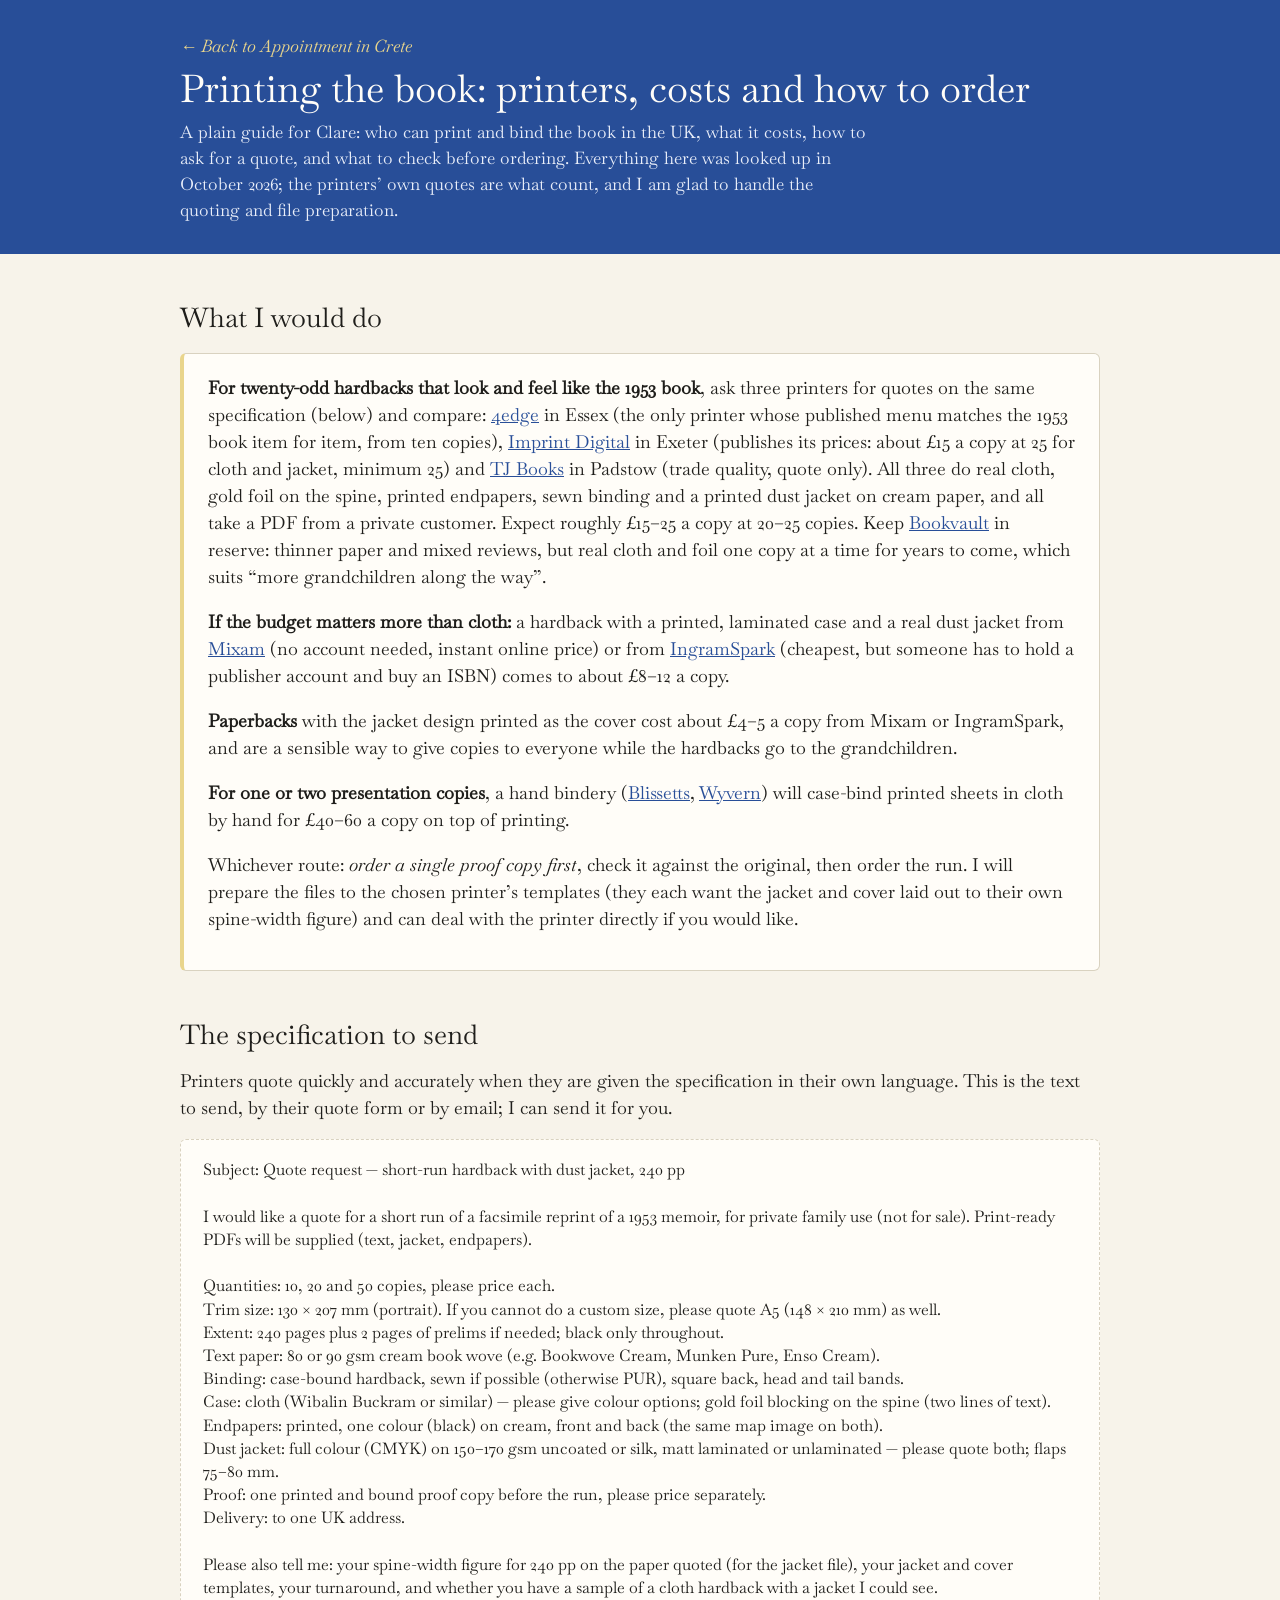
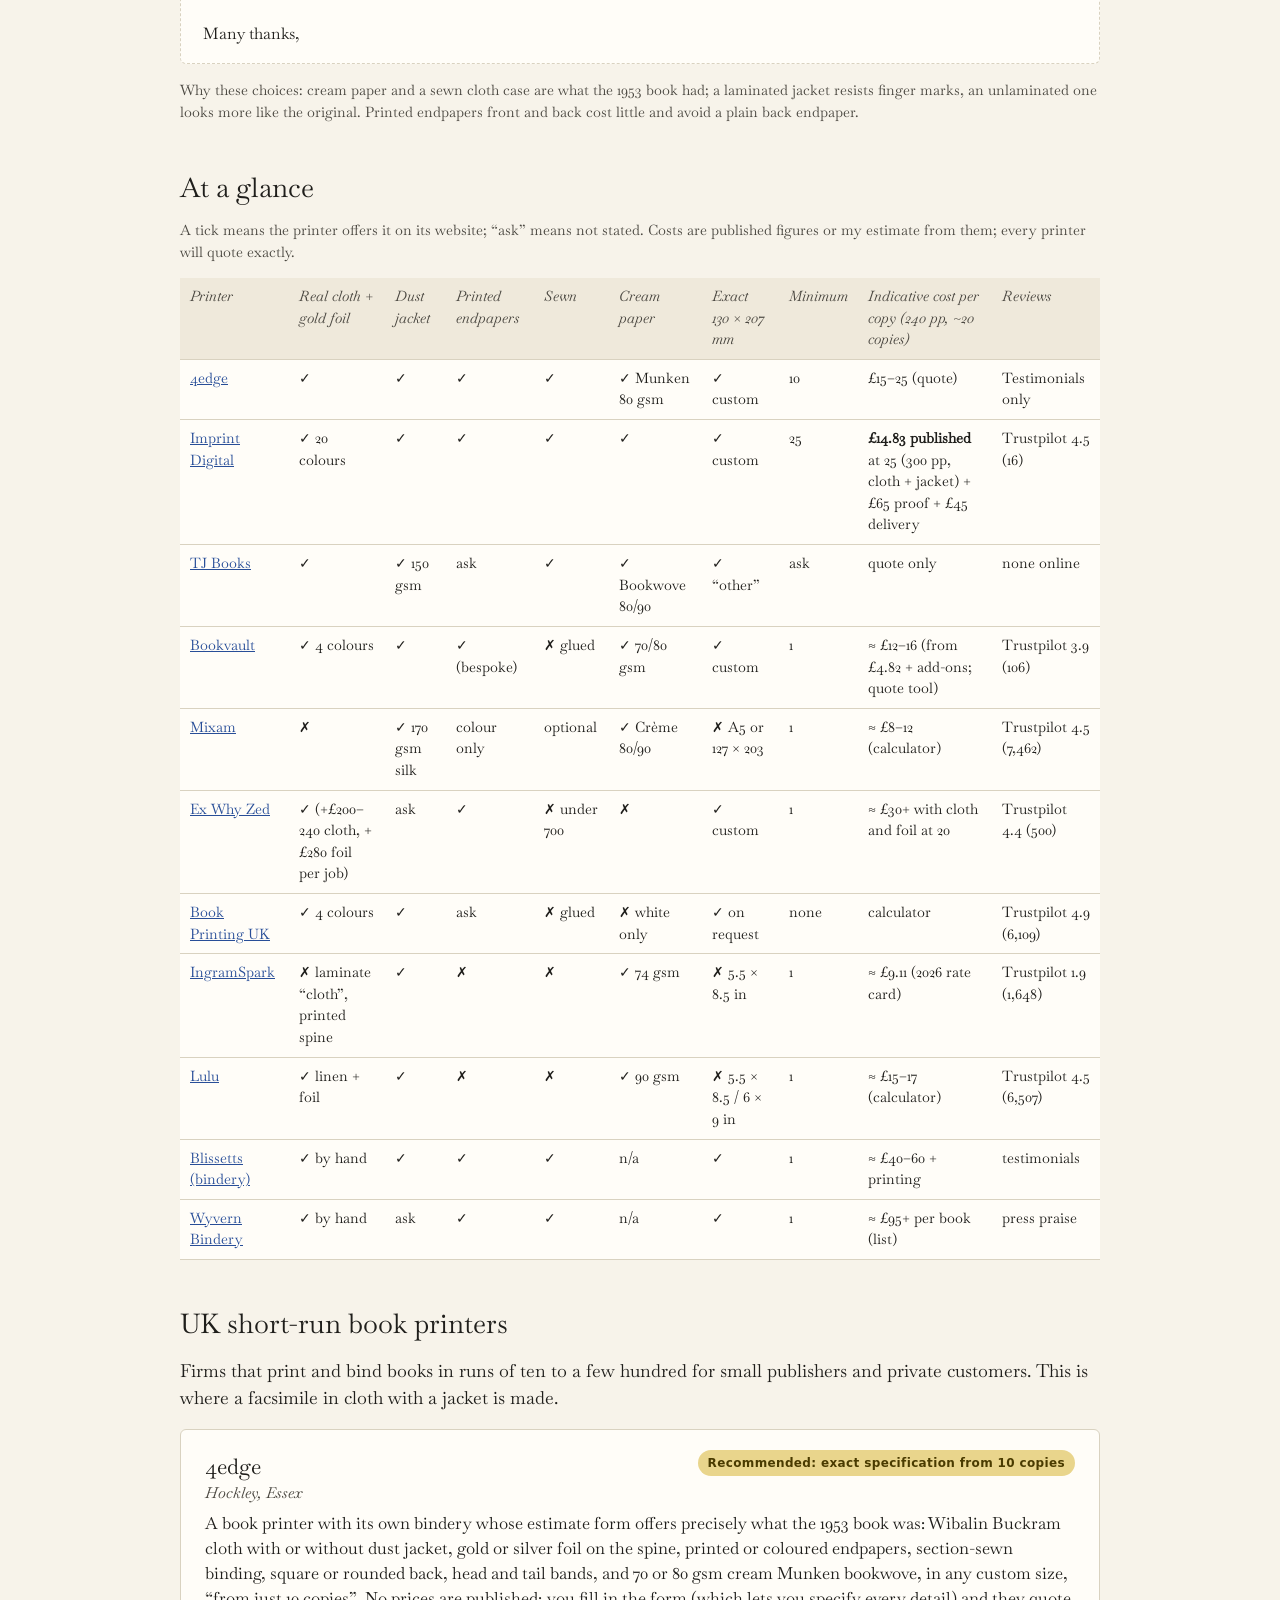
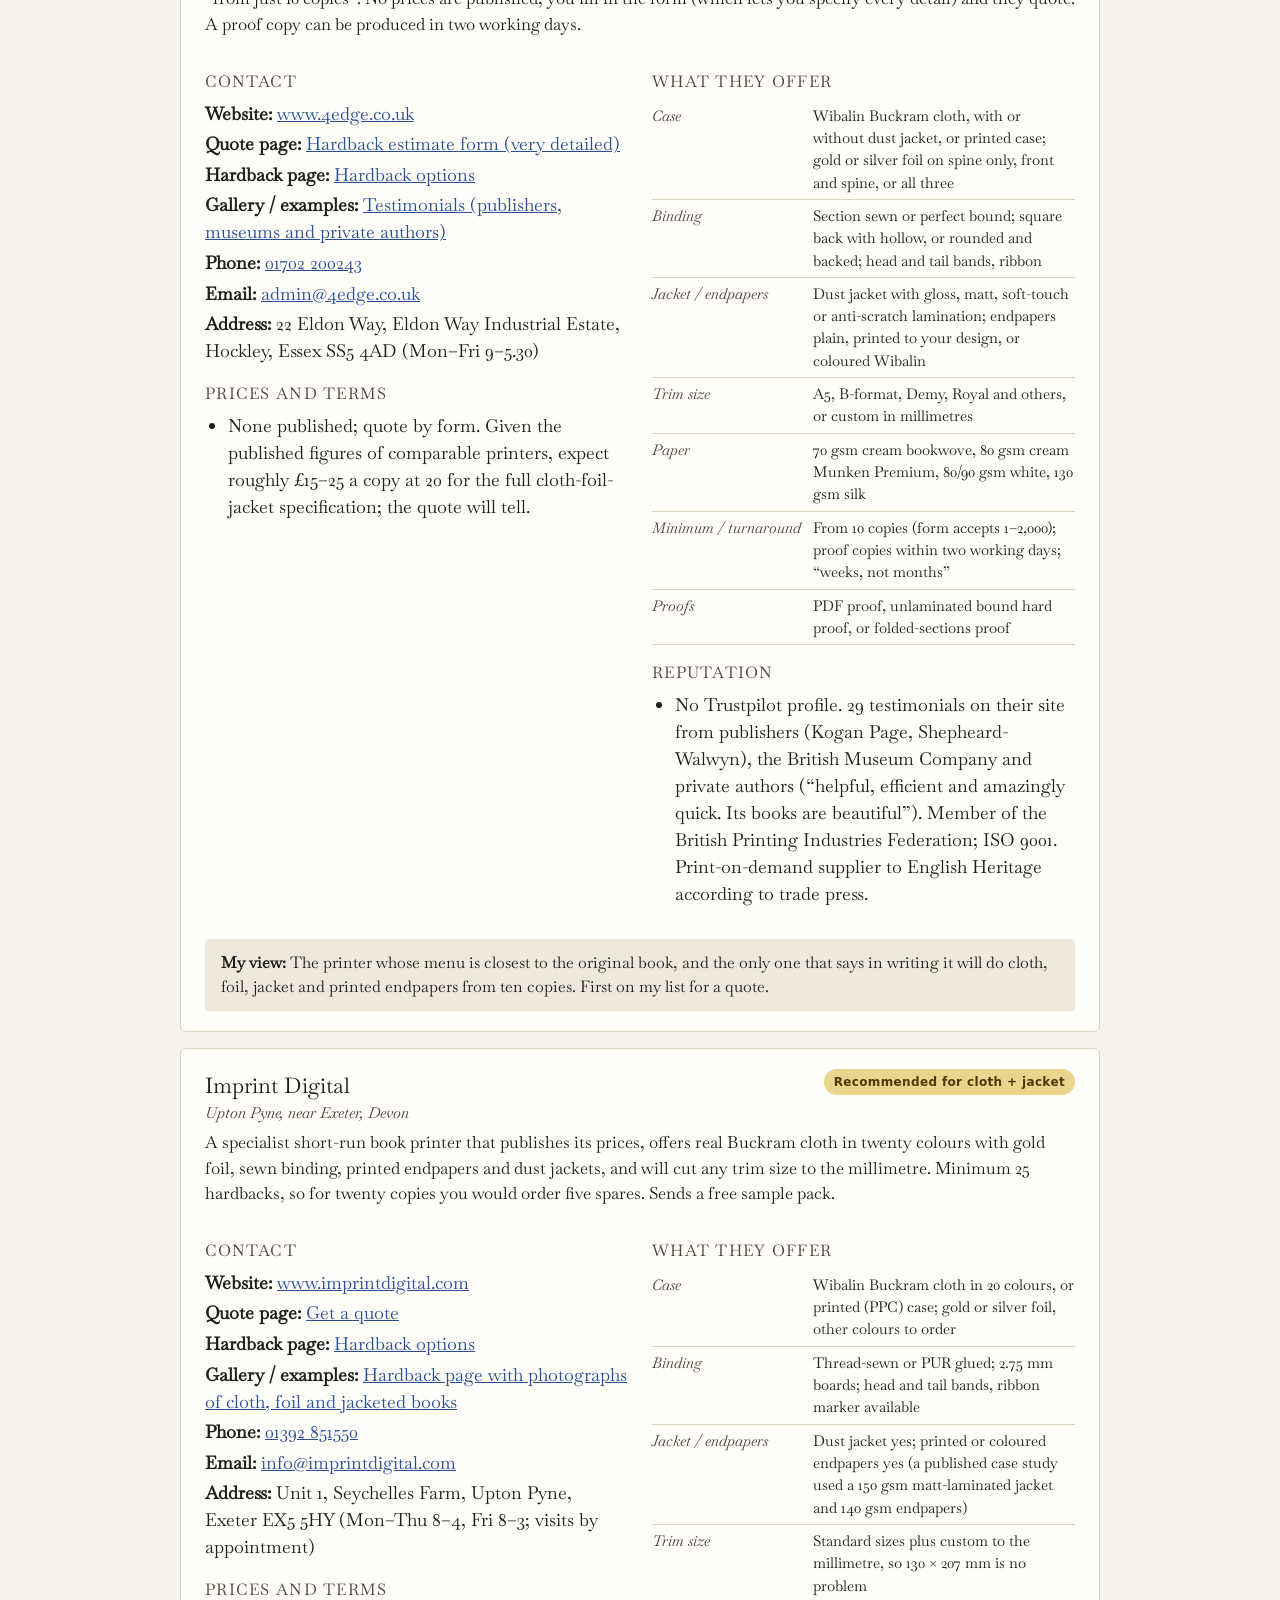
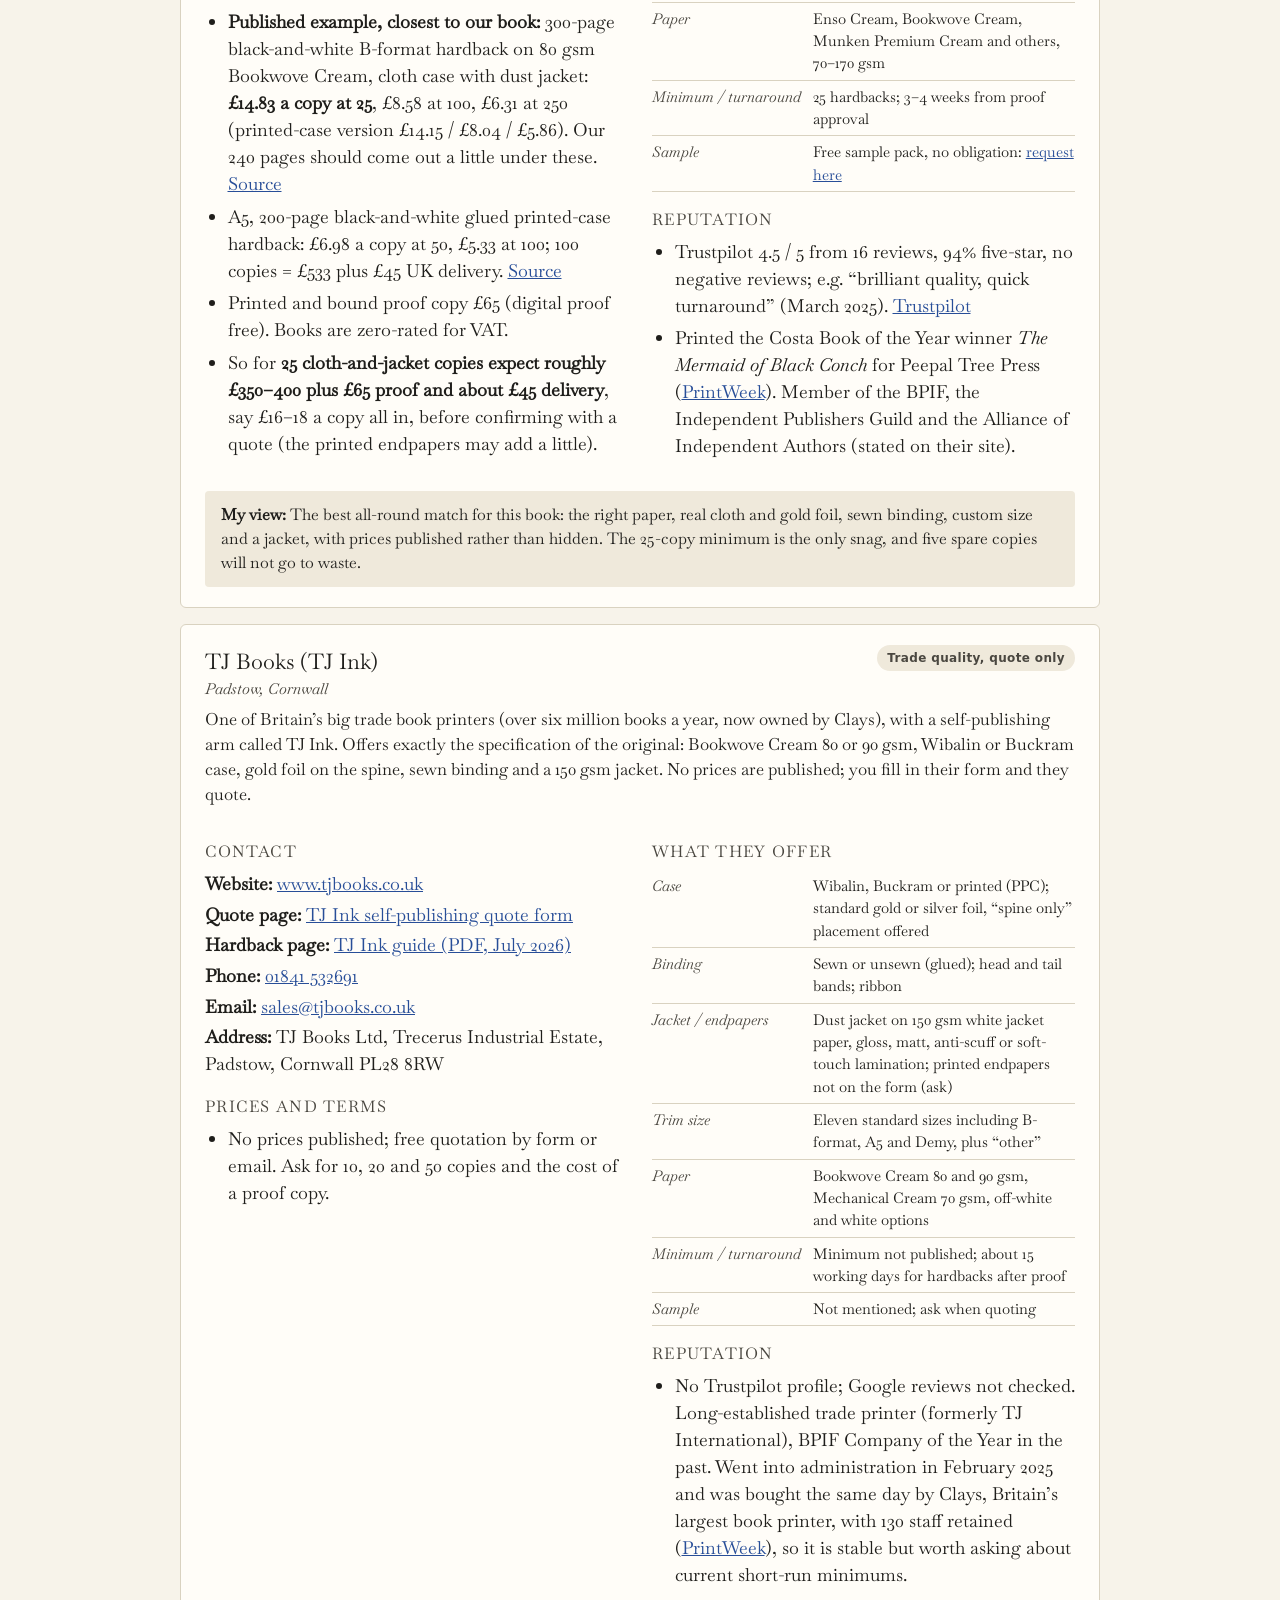
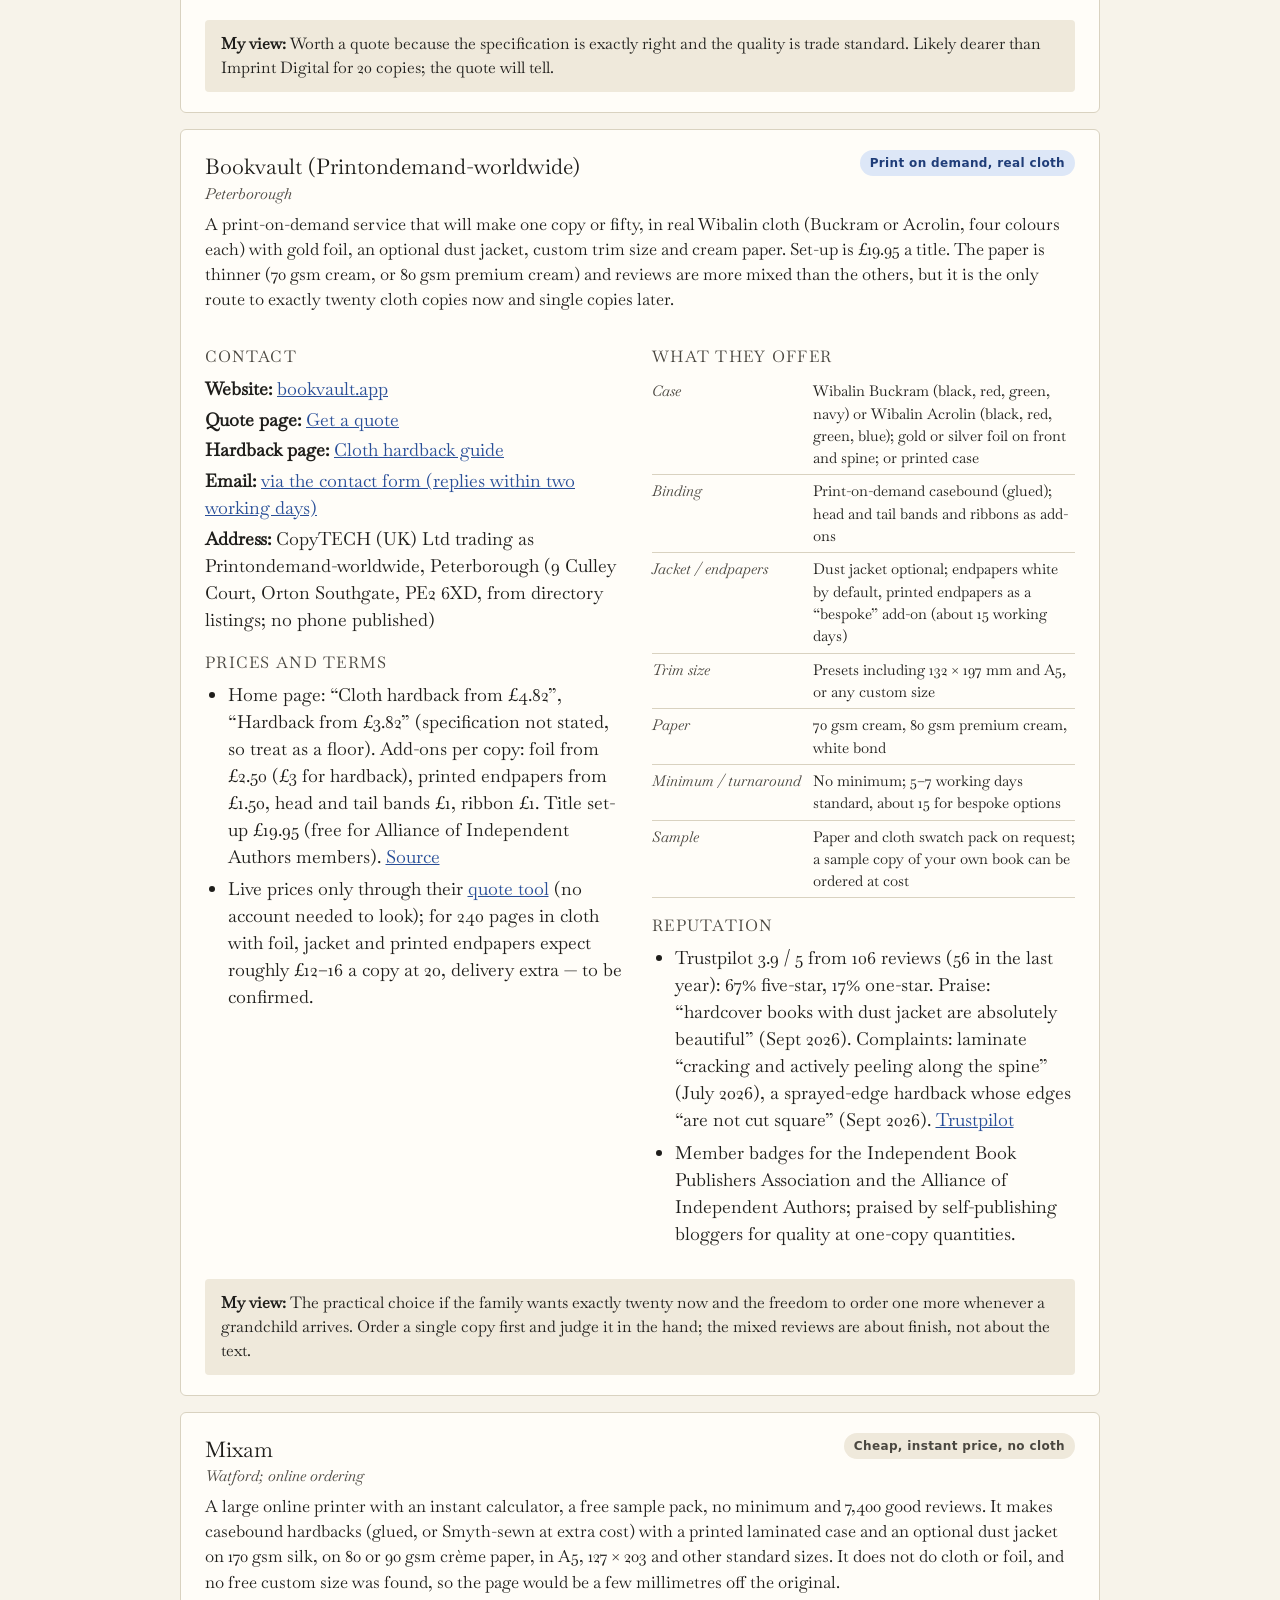
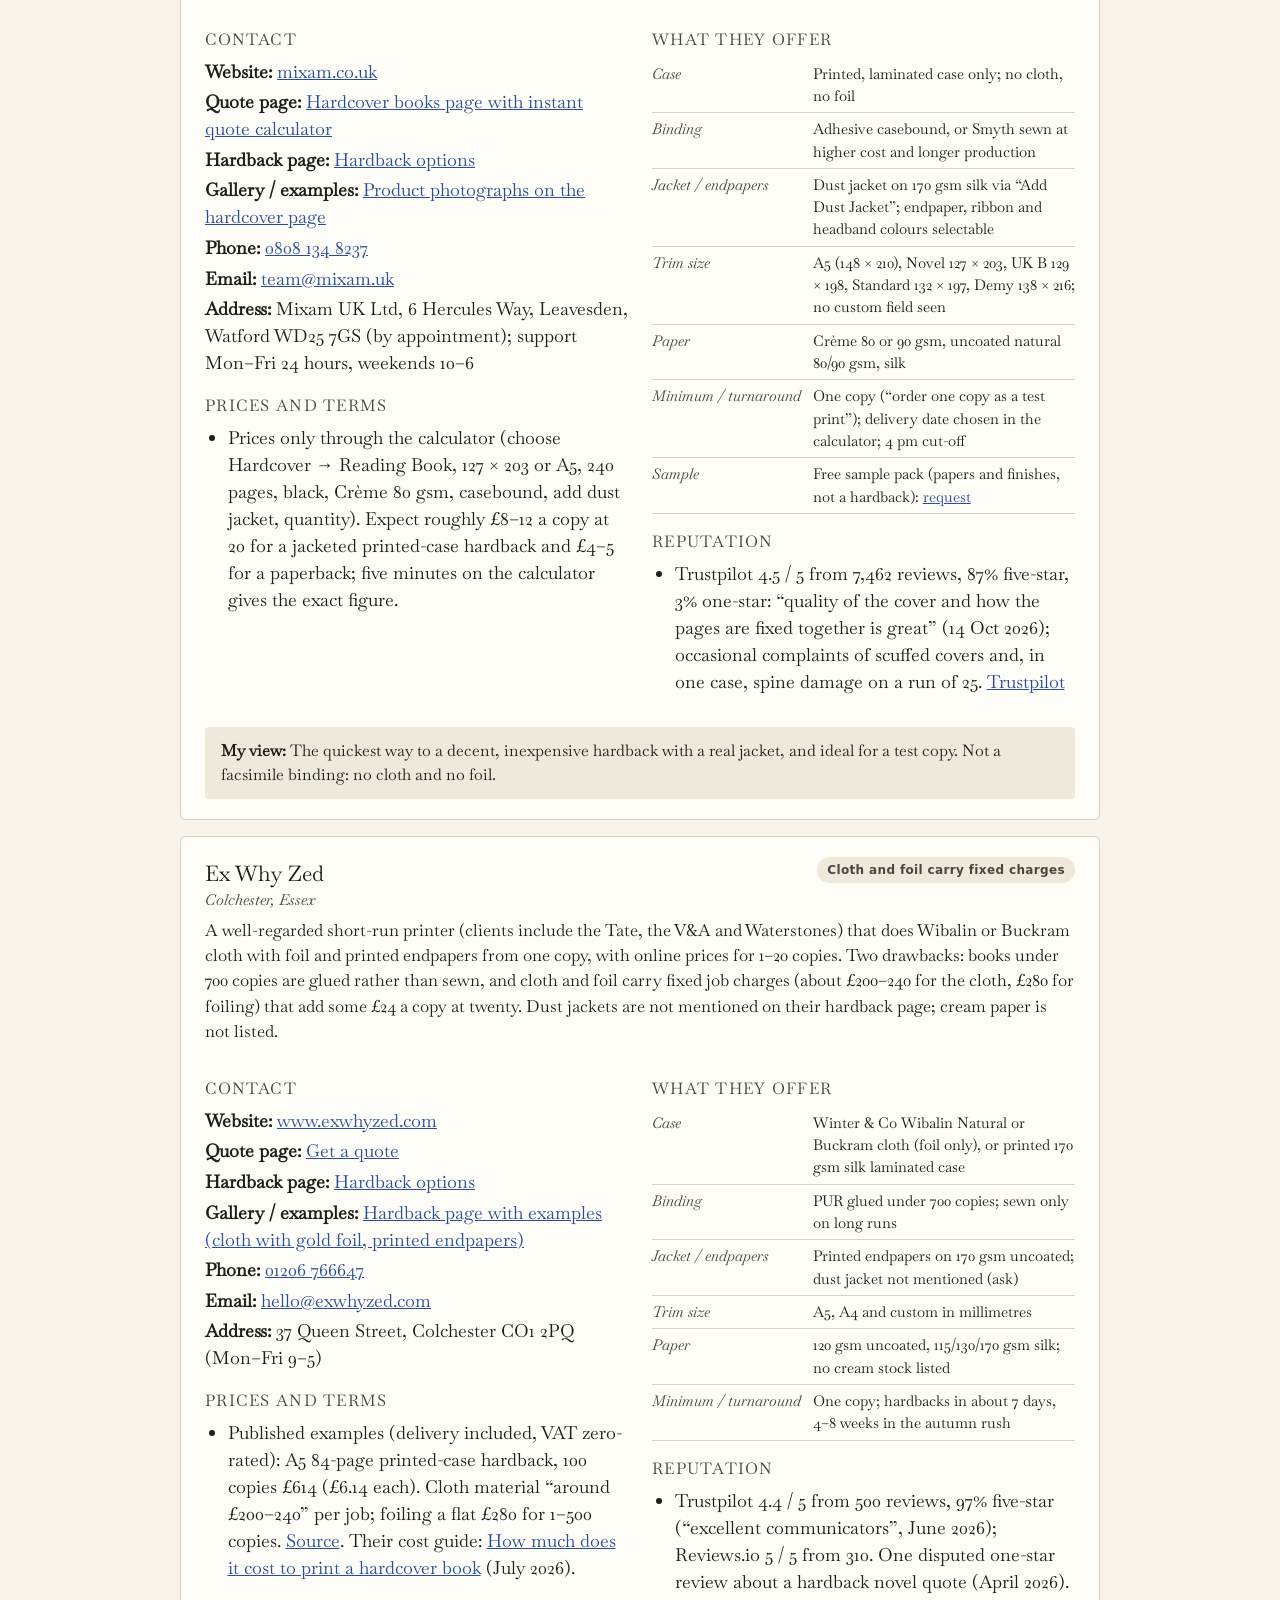
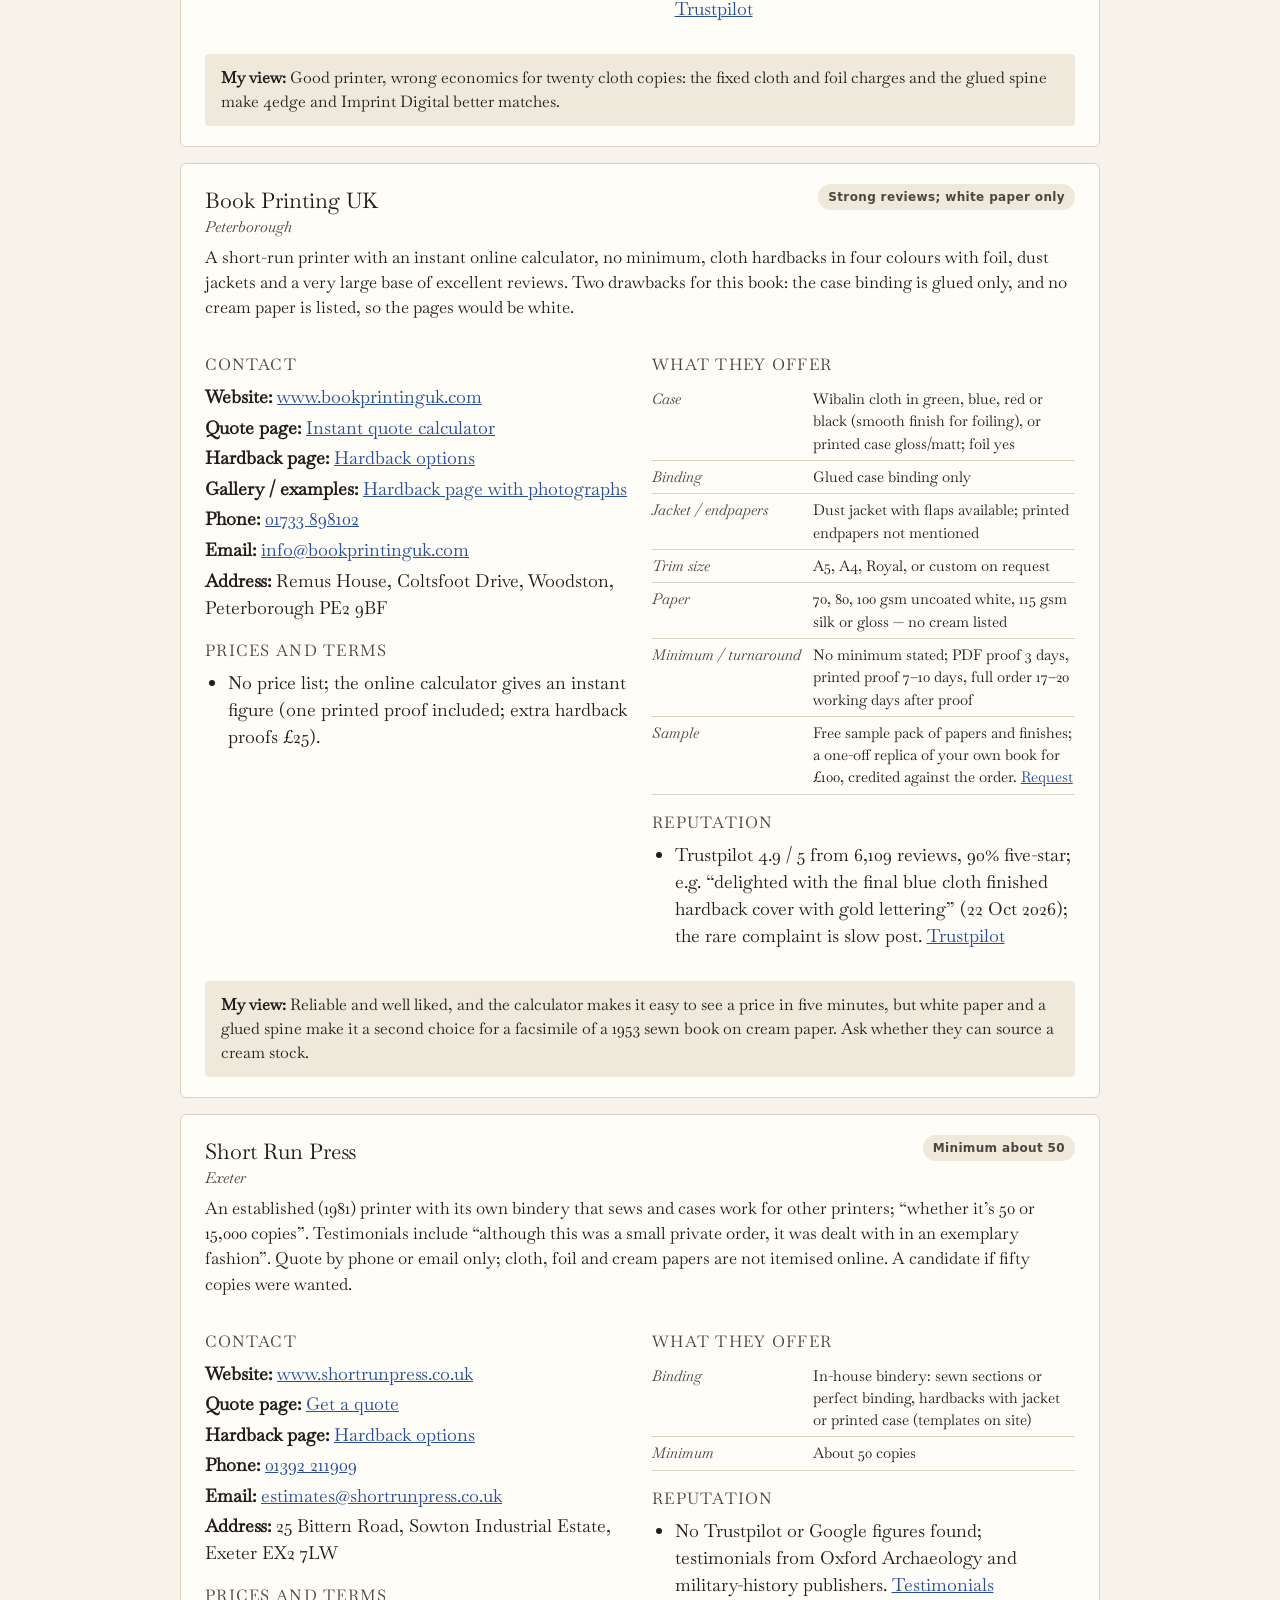
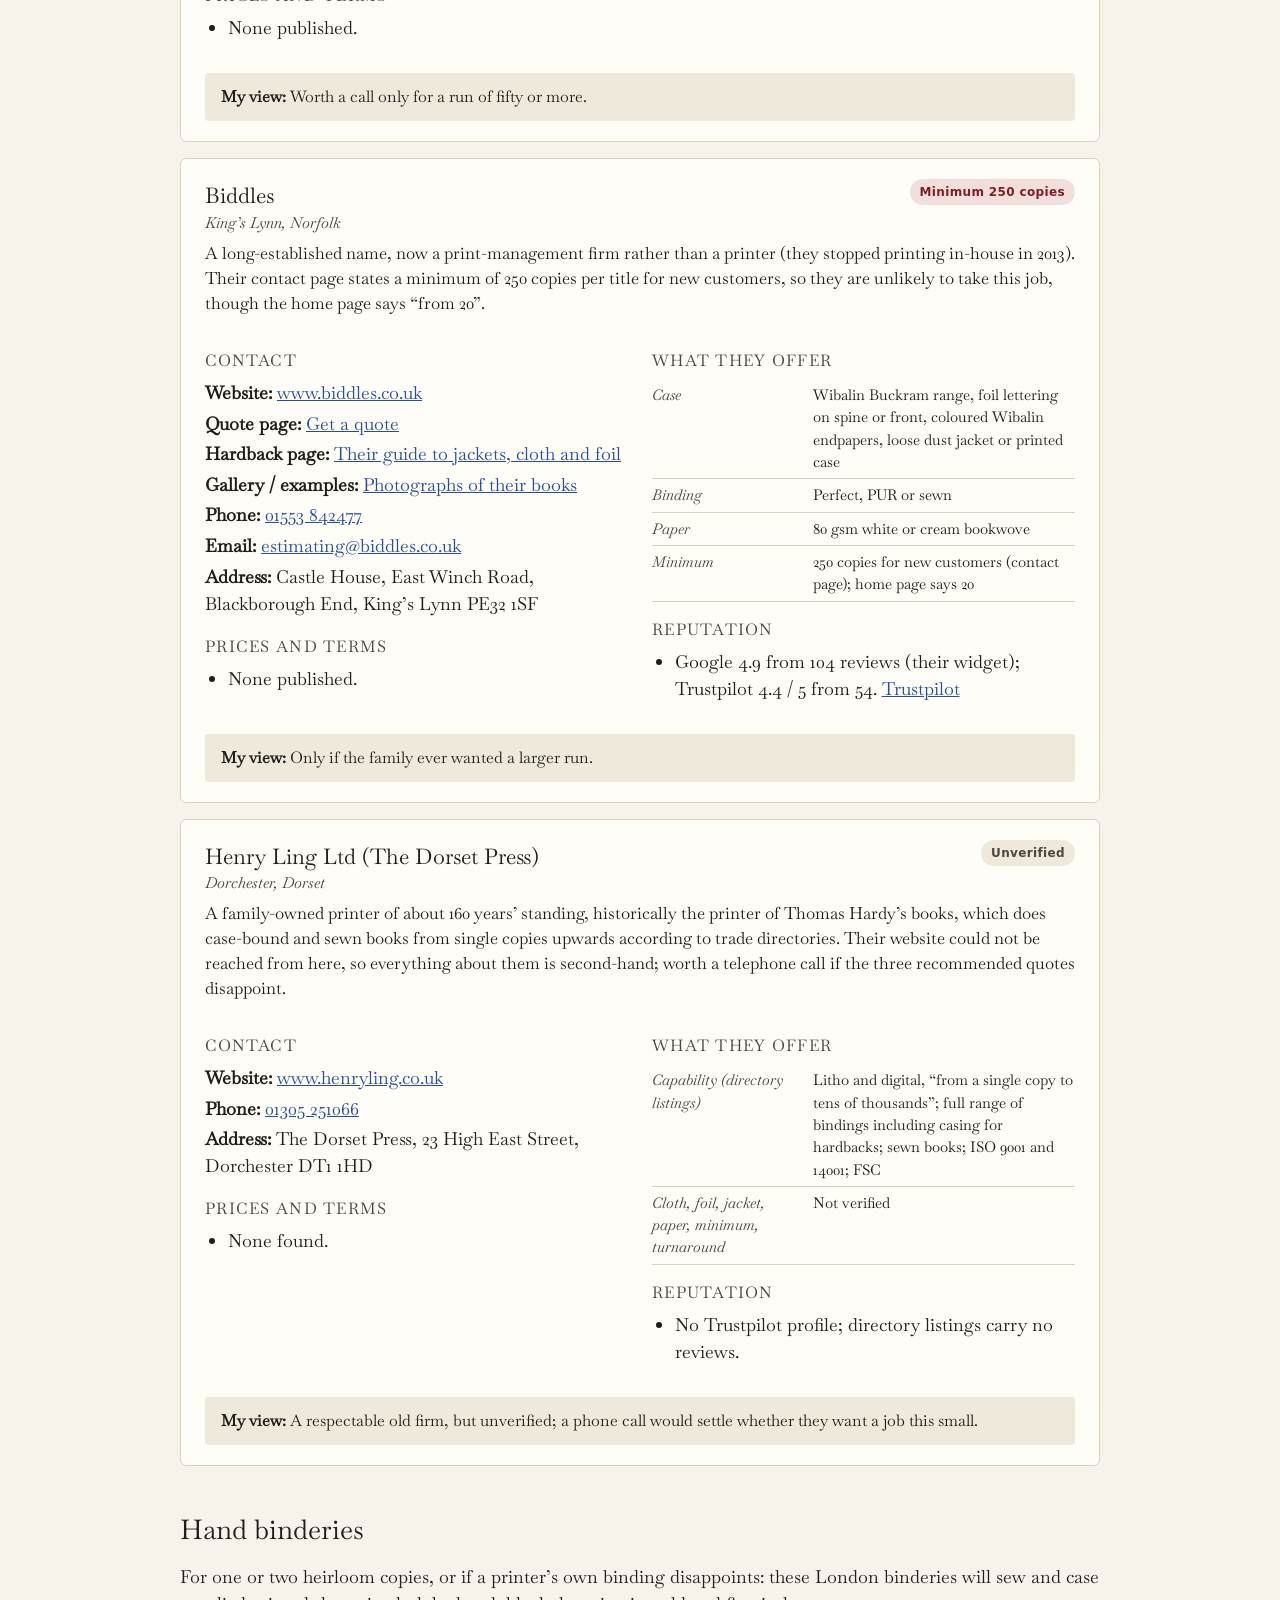
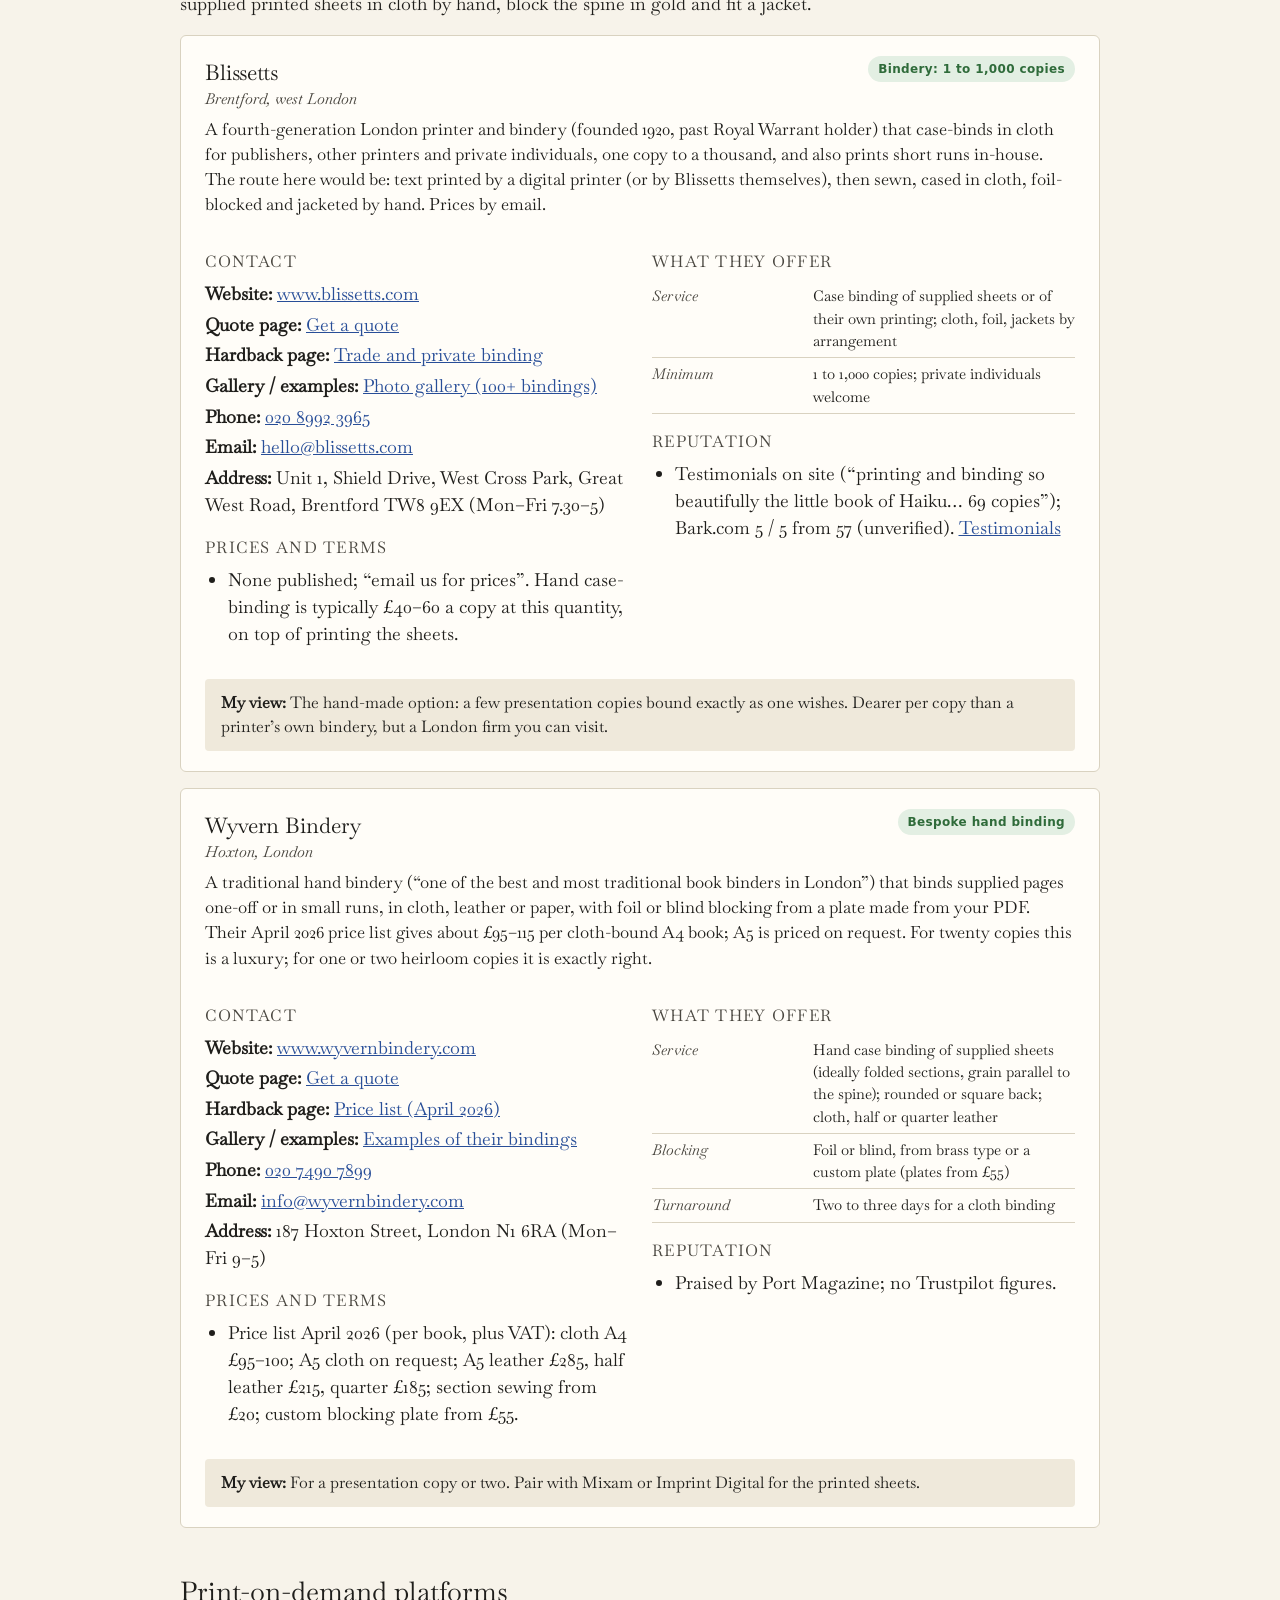
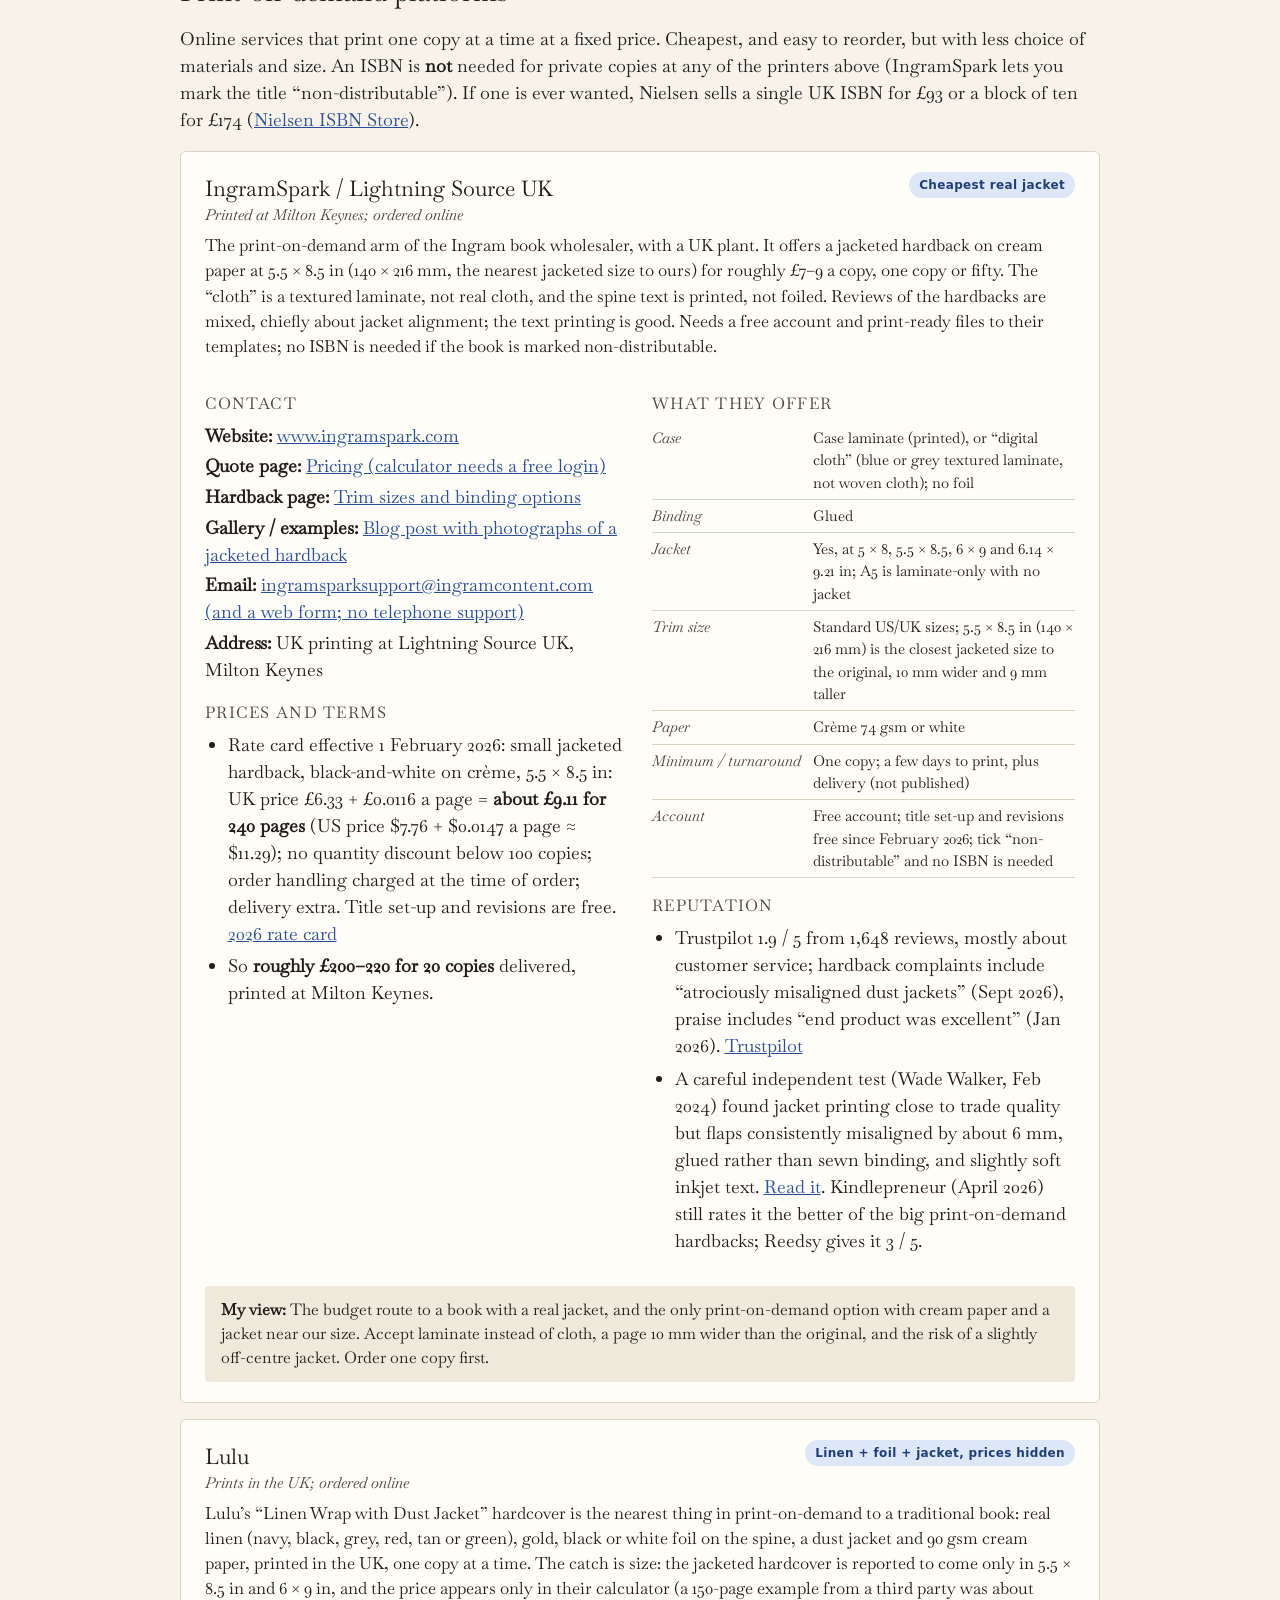
<file: appointment-in-crete/printing.html>
<!DOCTYPE html>
<html lang="en-GB"><head><meta charset="utf-8"><meta name="viewport" content="width=device-width, initial-scale=1">
<meta name="robots" content="noindex, nofollow, noarchive">
<title>Printing Appointment in Crete — printers, costs and how to order</title>
<style>
@font-face{font-family:"Baskervville";src:url(fonts/BaskervvilleRegular.ttf) format("truetype");font-weight:400;font-style:normal;font-display:swap}
@font-face{font-family:"Baskervville";src:url(fonts/BaskervvilleItalic.ttf) format("truetype");font-weight:400;font-style:italic;font-display:swap}
:root{--paper:#f7f3ea;--paper-2:#efe9db;--ink:#1f1e1b;--ink-2:#4a4740;--rule:#d9d2c0;--blue:#284e98;--blue-2:#1f3d78;--yellow:#e9d58c;--white:#fffdf8;--green:#2f6b3a;--max:960px}
*{box-sizing:border-box} html{scroll-behavior:smooth}
body{margin:0;background:var(--paper);color:var(--ink);font-family:"Baskervville",Baskerville,Georgia,serif;font-size:18px;line-height:1.5}
a{color:var(--blue)} .wrap{max-width:var(--max);margin:0 auto;padding:0 20px}
header.top{background:var(--blue);color:var(--white);padding:34px 0 30px}
header.top .crumb a{color:var(--yellow);text-decoration:none;font-style:italic}
header.top h1{font-weight:400;font-size:2.4rem;margin:8px 0 10px;line-height:1.1}
header.top p{margin:0;color:#e9eef9;max-width:40em;font-size:1.08rem}
main{padding:10px 0 60px} section{margin:44px 0}
h2{font-weight:400;font-size:1.7rem;margin:0 0 12px} h3{font-weight:400;font-size:1.35rem;margin:0} h3 small{display:block;font-size:.95rem;font-style:italic;color:var(--ink-2)}
h4{font-weight:400;font-size:1rem;text-transform:uppercase;letter-spacing:.08em;color:var(--ink-2);margin:16px 0 6px}
p{margin:0 0 1em} ul,ol{padding-left:1.25em;margin:0 0 1em} li{margin:.3em 0}
.box{background:var(--white);border:1px solid var(--rule);border-radius:6px;padding:20px 24px;margin:14px 0}
.rec{border-left:4px solid var(--yellow)}
.printer{background:var(--white);border:1px solid var(--rule);border-radius:6px;padding:20px 24px;margin:16px 0}
.printer header{display:flex;justify-content:space-between;align-items:flex-start;gap:12px;margin-bottom:6px}
.tag{font-family:system-ui,sans-serif;font-size:.75rem;font-weight:600;letter-spacing:.03em;padding:4px 10px;border-radius:999px;background:var(--paper-2);color:var(--ink-2);white-space:nowrap}
.tag.top{background:var(--yellow);color:#4a3b00} .tag.pod{background:#dde7f7;color:var(--blue-2)} .tag.bind{background:#e3efe3;color:var(--green)} .tag.no{background:#f3dede;color:#7a2222}
.summary{font-size:1.05rem}
.cols{display:grid;grid-template-columns:1fr 1fr;gap:24px}
.contact{list-style:none;padding:0} .contact li{margin:.2em 0} .printer a,pre.letter,.contact{overflow-wrap:anywhere}
table.facts{border-collapse:collapse;width:100%;font-size:.93rem} table.facts th{text-align:left;font-weight:400;font-style:italic;color:var(--ink-2);padding:5px 8px 5px 0;width:38%;vertical-align:top;border-bottom:1px solid var(--rule)} table.facts td{padding:5px 0;border-bottom:1px solid var(--rule);vertical-align:top}
.verdict{background:var(--paper-2);padding:12px 16px;border-radius:4px;margin:14px 0 0;font-size:1rem}
.scroller{overflow-x:auto;max-width:100%;min-width:0;-webkit-overflow-scrolling:touch} table.compare{border-collapse:collapse;width:100%;min-width:760px;font-size:.9rem;background:var(--white)} table.compare th,table.compare td{text-align:left;vertical-align:top;padding:8px 10px;border-bottom:1px solid var(--rule)} table.compare th{font-weight:400;font-style:italic;color:var(--ink-2);background:var(--paper-2)}
pre.letter{white-space:pre-wrap;font-family:inherit;font-size:1rem;background:var(--white);border:1px dashed var(--rule);padding:18px 22px;border-radius:6px;line-height:1.45}
.small{font-size:.9rem;color:var(--ink-2)} .score{font-family:system-ui,sans-serif;font-weight:600}
.btn{display:inline-block;background:var(--blue);color:var(--white);text-decoration:none;padding:10px 16px;border-radius:4px;font-family:system-ui,sans-serif;font-size:.9rem;font-weight:600}
footer{border-top:1px solid var(--rule);padding:22px 0 40px;font-size:.88rem;color:#6e6a60}
@media (max-width:760px){body{font-size:16.5px} .cols{grid-template-columns:1fr} header.top h1{font-size:1.9rem} .printer{padding:16px} .printer header{flex-wrap:wrap} .tag{white-space:normal} table.compare{font-size:.82rem} .wrap{overflow-x:hidden}}
</style></head>
<body>
<header class="top"><div class="wrap">
  <p class="crumb"><a href="./">← Back to Appointment in Crete</a></p>
  <h1>Printing the book: printers, costs and how to order</h1>
  <p>A plain guide for Clare: who can print and bind the book in the UK, what it costs, how to ask for a quote, and what to check before ordering. Everything here was looked up in October 2026; the printers’ own quotes are what count, and I am glad to handle the quoting and file preparation.</p>
</div></header>
<main class="wrap">
<section id="recommend"><h2>What I would do</h2>
<div class="box rec">
<p><strong>For twenty-odd hardbacks that look and feel like the 1953 book</strong>, ask three printers for quotes on the same specification (below) and compare: <a href="#fouredge">4edge</a> in Essex (the only printer whose published menu matches the 1953 book item for item, from ten copies), <a href="#imprint">Imprint Digital</a> in Exeter (publishes its prices: about £15 a copy at 25 for cloth and jacket, minimum 25) and <a href="#tj">TJ Books</a> in Padstow (trade quality, quote only). All three do real cloth, gold foil on the spine, printed endpapers, sewn binding and a printed dust jacket on cream paper, and all take a PDF from a private customer. Expect roughly £15–25 a copy at 20–25 copies. Keep <a href="#bookvault">Bookvault</a> in reserve: thinner paper and mixed reviews, but real cloth and foil one copy at a time for years to come, which suits “more grandchildren along the way”.</p>
<p><strong>If the budget matters more than cloth:</strong> a hardback with a printed, laminated case and a real dust jacket from <a href="#mixam">Mixam</a> (no account needed, instant online price) or from <a href="#ingram">IngramSpark</a> (cheapest, but someone has to hold a publisher account and buy an ISBN) comes to about £8–12 a copy.</p>
<p><strong>Paperbacks</strong> with the jacket design printed as the cover cost about £4–5 a copy from Mixam or IngramSpark, and are a sensible way to give copies to everyone while the hardbacks go to the grandchildren.</p>
<p><strong>For one or two presentation copies</strong>, a hand bindery (<a href="#blissetts">Blissetts</a>, <a href="#wyvern">Wyvern</a>) will case-bind printed sheets in cloth by hand for £40–60 a copy on top of printing.</p>
<p>Whichever route: <em>order a single proof copy first</em>, check it against the original, then order the run. I will prepare the files to the chosen printer’s templates (they each want the jacket and cover laid out to their own spine-width figure) and can deal with the printer directly if you would like.</p>
</div></section>
<section id="spec"><h2>The specification to send</h2>
<p>Printers quote quickly and accurately when they are given the specification in their own language. This is the text to send, by their quote form or by email; I can send it for you.</p>
<pre class="letter">Subject: Quote request — short-run hardback with dust jacket, 240 pp

I would like a quote for a short run of a facsimile reprint of a 1953 memoir, for private family use (not for sale). Print-ready PDFs will be supplied (text, jacket, endpapers).

Quantities: 10, 20 and 50 copies, please price each.
Trim size: 130 × 207 mm (portrait). If you cannot do a custom size, please quote A5 (148 × 210 mm) as well.
Extent: 240 pages plus 2 pages of prelims if needed; black only throughout.
Text paper: 80 or 90 gsm cream book wove (e.g. Bookwove Cream, Munken Pure, Enso Cream).
Binding: case-bound hardback, sewn if possible (otherwise PUR), square back, head and tail bands.
Case: cloth (Wibalin Buckram or similar) — please give colour options; gold foil blocking on the spine (two lines of text).
Endpapers: printed, one colour (black) on cream, front and back (the same map image on both).
Dust jacket: full colour (CMYK) on 150–170 gsm uncoated or silk, matt laminated or unlaminated — please quote both; flaps 75–80 mm.
Proof: one printed and bound proof copy before the run, please price separately.
Delivery: to one UK address.

Please also tell me: your spine-width figure for 240 pp on the paper quoted (for the jacket file), your jacket and cover templates, your turnaround, and whether you have a sample of a cloth hardback with a jacket I could see.

Many thanks,</pre>
<p class="small">Why these choices: cream paper and a sewn cloth case are what the 1953 book had; a laminated jacket resists finger marks, an unlaminated one looks more like the original. Printed endpapers front and back cost little and avoid a plain back endpaper.</p></section>
<section id="compare"><h2>At a glance</h2><p class="small">A tick means the printer offers it on its website; “ask” means not stated. Costs are published figures or my estimate from them; every printer will quote exactly.</p>
<div class="scroller"><table class="compare"><tr><th>Printer</th><th>Real cloth + gold foil</th><th>Dust jacket</th><th>Printed endpapers</th><th>Sewn</th><th>Cream paper</th><th>Exact 130 × 207 mm</th><th>Minimum</th><th>Indicative cost per copy (240 pp, ~20 copies)</th><th>Reviews</th></tr><tr><td><a href="#fouredge">4edge</a></td><td>✓</td><td>✓</td><td>✓</td><td>✓</td><td>✓ Munken 80 gsm</td><td>✓ custom</td><td>10</td><td>£15–25 (quote)</td><td>Testimonials only</td></tr><tr><td><a href="#imprint">Imprint Digital</a></td><td>✓ 20 colours</td><td>✓</td><td>✓</td><td>✓</td><td>✓</td><td>✓ custom</td><td>25</td><td><strong>£14.83 published</strong> at 25 (300 pp, cloth + jacket) + £65 proof + £45 delivery</td><td>Trustpilot 4.5 (16)</td></tr><tr><td><a href="#tj">TJ Books</a></td><td>✓</td><td>✓ 150 gsm</td><td>ask</td><td>✓</td><td>✓ Bookwove 80/90</td><td>✓ “other”</td><td>ask</td><td>quote only</td><td>none online</td></tr><tr><td><a href="#bookvault">Bookvault</a></td><td>✓ 4 colours</td><td>✓</td><td>✓ (bespoke)</td><td>✗ glued</td><td>✓ 70/80 gsm</td><td>✓ custom</td><td>1</td><td>≈ £12–16 (from £4.82 + add-ons; quote tool)</td><td>Trustpilot 3.9 (106)</td></tr><tr><td><a href="#mixam">Mixam</a></td><td>✗</td><td>✓ 170 gsm silk</td><td>colour only</td><td>optional</td><td>✓ Crème 80/90</td><td>✗ A5 or 127 × 203</td><td>1</td><td>≈ £8–12 (calculator)</td><td>Trustpilot 4.5 (7,462)</td></tr><tr><td><a href="#exwhyzed">Ex Why Zed</a></td><td>✓ (+£200–240 cloth, +£280 foil per job)</td><td>ask</td><td>✓</td><td>✗ under 700</td><td>✗</td><td>✓ custom</td><td>1</td><td>≈ £30+ with cloth and foil at 20</td><td>Trustpilot 4.4 (500)</td></tr><tr><td><a href="#bpuk">Book Printing UK</a></td><td>✓ 4 colours</td><td>✓</td><td>ask</td><td>✗ glued</td><td>✗ white only</td><td>✓ on request</td><td>none</td><td>calculator</td><td>Trustpilot 4.9 (6,109)</td></tr><tr><td><a href="#ingram">IngramSpark</a></td><td>✗ laminate “cloth”, printed spine</td><td>✓</td><td>✗</td><td>✗</td><td>✓ 74 gsm</td><td>✗ 5.5 × 8.5 in</td><td>1</td><td>≈ £9.11 (2026 rate card)</td><td>Trustpilot 1.9 (1,648)</td></tr><tr><td><a href="#lulu">Lulu</a></td><td>✓ linen + foil</td><td>✓</td><td>✗</td><td>✗</td><td>✓ 90 gsm</td><td>✗ 5.5 × 8.5 / 6 × 9 in</td><td>1</td><td>≈ £15–17 (calculator)</td><td>Trustpilot 4.5 (6,507)</td></tr><tr><td><a href="#blissetts">Blissetts (bindery)</a></td><td>✓ by hand</td><td>✓</td><td>✓</td><td>✓</td><td>n/a</td><td>✓</td><td>1</td><td>≈ £40–60 + printing</td><td>testimonials</td></tr><tr><td><a href="#wyvern">Wyvern Bindery</a></td><td>✓ by hand</td><td>ask</td><td>✓</td><td>✓</td><td>n/a</td><td>✓</td><td>1</td><td>≈ £95+ per book (list)</td><td>press praise</td></tr></table></div></section>
<section id="uk-short-run"><h2>UK short-run book printers</h2><p>Firms that print and bind books in runs of ten to a few hundred for small publishers and private customers. This is where a facsimile in cloth with a jacket is made.</p>
<article class="printer" id="fouredge">
  <header><h3>4edge<small>Hockley, Essex</small></h3><span class="tag top">Recommended: exact specification from 10 copies</span></header>
  <p class="summary">A book printer with its own bindery whose estimate form offers precisely what the 1953 book was: Wibalin Buckram cloth with or without dust jacket, gold or silver foil on the spine, printed or coloured endpapers, section-sewn binding, square or rounded back, head and tail bands, and 70 or 80 gsm cream Munken bookwove, in any custom size, “from just 10 copies”. No prices are published; you fill in the form (which lets you specify every detail) and they quote. A proof copy can be produced in two working days.</p>
  <div class="cols">
    <div>
      <h4>Contact</h4><ul class="contact"><li><strong>Website:</strong> <a href="https://www.4edge.co.uk/" target="_blank" rel="noopener">www.4edge.co.uk</a></li><li><strong>Quote page:</strong> <a href="https://www.4edge.co.uk/get-an-estimate-for-a-hardback-book/" target="_blank" rel="noopener">Hardback estimate form (very detailed)</a></li><li><strong>Hardback page:</strong> <a href="https://www.4edge.co.uk/book-format-options/hardback-book-printing/" target="_blank" rel="noopener">Hardback options</a></li><li><strong>Gallery / examples:</strong> <a href="https://www.4edge.co.uk/testimonials/" target="_blank" rel="noopener">Testimonials (publishers, museums and private authors)</a></li><li><strong>Phone:</strong> <a href="tel:01702200243">01702 200243</a></li><li><strong>Email:</strong> <a href="mailto:admin@4edge.co.uk">admin@4edge.co.uk</a></li><li><strong>Address:</strong> 22 Eldon Way, Eldon Way Industrial Estate, Hockley, Essex SS5 4AD (Mon–Fri 9–5.30)</li></ul>
      <h4>Prices and terms</h4><ul><li>None published; quote by form. Given the published figures of comparable printers, expect roughly £15–25 a copy at 20 for the full cloth-foil-jacket specification; the quote will tell.</li></ul>
    </div>
    <div>
      <h4>What they offer</h4><table class="facts"><tr><th>Case</th><td>Wibalin Buckram cloth, with or without dust jacket, or printed case; gold or silver foil on spine only, front and spine, or all three</td></tr><tr><th>Binding</th><td>Section sewn or perfect bound; square back with hollow, or rounded and backed; head and tail bands, ribbon</td></tr><tr><th>Jacket / endpapers</th><td>Dust jacket with gloss, matt, soft-touch or anti-scratch lamination; endpapers plain, printed to your design, or coloured Wibalin</td></tr><tr><th>Trim size</th><td>A5, B-format, Demy, Royal and others, or custom in millimetres</td></tr><tr><th>Paper</th><td>70 gsm cream bookwove, 80 gsm cream Munken Premium, 80/90 gsm white, 130 gsm silk</td></tr><tr><th>Minimum / turnaround</th><td>From 10 copies (form accepts 1–2,000); proof copies within two working days; “weeks, not months”</td></tr><tr><th>Proofs</th><td>PDF proof, unlaminated bound hard proof, or folded-sections proof</td></tr></table>
      <h4>Reputation</h4><ul><li>No Trustpilot profile. 29 testimonials on their site from publishers (Kogan Page, Shepheard-Walwyn), the British Museum Company and private authors (“helpful, efficient and amazingly quick. Its books are beautiful”). Member of the British Printing Industries Federation; ISO 9001. Print-on-demand supplier to English Heritage according to trade press.</li></ul>
    </div>
  </div>
  <p class="verdict"><strong>My view:</strong> The printer whose menu is closest to the original book, and the only one that says in writing it will do cloth, foil, jacket and printed endpapers from ten copies. First on my list for a quote.</p>
</article>
<article class="printer" id="imprint">
  <header><h3>Imprint Digital<small>Upton Pyne, near Exeter, Devon</small></h3><span class="tag top">Recommended for cloth + jacket</span></header>
  <p class="summary">A specialist short-run book printer that publishes its prices, offers real Buckram cloth in twenty colours with gold foil, sewn binding, printed endpapers and dust jackets, and will cut any trim size to the millimetre. Minimum 25 hardbacks, so for twenty copies you would order five spares. Sends a free sample pack.</p>
  <div class="cols">
    <div>
      <h4>Contact</h4><ul class="contact"><li><strong>Website:</strong> <a href="https://www.imprintdigital.com/" target="_blank" rel="noopener">www.imprintdigital.com</a></li><li><strong>Quote page:</strong> <a href="https://www.imprintdigital.com/get-a-quote" target="_blank" rel="noopener">Get a quote</a></li><li><strong>Hardback page:</strong> <a href="https://www.imprintdigital.com/book-printing-services/hardback-books" target="_blank" rel="noopener">Hardback options</a></li><li><strong>Gallery / examples:</strong> <a href="https://www.imprintdigital.com/book-printing-services/hardback-books" target="_blank" rel="noopener">Hardback page with photographs of cloth, foil and jacketed books</a></li><li><strong>Phone:</strong> <a href="tel:01392851550">01392 851550</a></li><li><strong>Email:</strong> <a href="mailto:info@imprintdigital.com">info@imprintdigital.com</a></li><li><strong>Address:</strong> Unit 1, Seychelles Farm, Upton Pyne, Exeter EX5 5HY (Mon–Thu 8–4, Fri 8–3; visits by appointment)</li></ul>
      <h4>Prices and terms</h4><ul><li><strong>Published example, closest to our book:</strong> 300-page black-and-white B-format hardback on 80 gsm Bookwove Cream, cloth case with dust jacket: <strong>£14.83 a copy at 25</strong>, £8.58 at 100, £6.31 at 250 (printed-case version £14.15 / £8.04 / £5.86). Our 240 pages should come out a little under these. <a href="https://www.imprintdigital.com/book-printing-services/hardback-vs-paperback" target="_blank" rel="noopener">Source</a></li><li>A5, 200-page black-and-white glued printed-case hardback: £6.98 a copy at 50, £5.33 at 100; 100 copies = £533 plus £45 UK delivery. <a href="https://www.imprintdigital.com/book-printing-services/hardback-books" target="_blank" rel="noopener">Source</a></li><li>Printed and bound proof copy £65 (digital proof free). Books are zero-rated for VAT.</li><li>So for <strong>25 cloth-and-jacket copies expect roughly £350–400 plus £65 proof and about £45 delivery</strong>, say £16–18 a copy all in, before confirming with a quote (the printed endpapers may add a little).</li></ul>
    </div>
    <div>
      <h4>What they offer</h4><table class="facts"><tr><th>Case</th><td>Wibalin Buckram cloth in 20 colours, or printed (PPC) case; gold or silver foil, other colours to order</td></tr><tr><th>Binding</th><td>Thread-sewn or PUR glued; 2.75 mm boards; head and tail bands, ribbon marker available</td></tr><tr><th>Jacket / endpapers</th><td>Dust jacket yes; printed or coloured endpapers yes (a published case study used a 150 gsm matt-laminated jacket and 140 gsm endpapers)</td></tr><tr><th>Trim size</th><td>Standard sizes plus custom to the millimetre, so 130 × 207 mm is no problem</td></tr><tr><th>Paper</th><td>Enso Cream, Bookwove Cream, Munken Premium Cream and others, 70–170 gsm</td></tr><tr><th>Minimum / turnaround</th><td>25 hardbacks; 3–4 weeks from proof approval</td></tr><tr><th>Sample</th><td>Free sample pack, no obligation: <a href="https://www.imprintdigital.com/sample" target="_blank" rel="noopener">request here</a></td></tr></table>
      <h4>Reputation</h4><ul><li>Trustpilot 4.5 / 5 from 16 reviews, 94% five-star, no negative reviews; e.g. “brilliant quality, quick turnaround” (March 2025). <a href="https://uk.trustpilot.com/review/imprintdigital.com" target="_blank" rel="noopener">Trustpilot</a></li><li>Printed the Costa Book of the Year winner <em>The Mermaid of Black Conch</em> for Peepal Tree Press (<a href="https://printweek.com/content/news/costa-winner-lauds-benefits-of-uk-printing" target="_blank" rel="noopener">PrintWeek</a>). Member of the BPIF, the Independent Publishers Guild and the Alliance of Independent Authors (stated on their site).</li></ul>
    </div>
  </div>
  <p class="verdict"><strong>My view:</strong> The best all-round match for this book: the right paper, real cloth and gold foil, sewn binding, custom size and a jacket, with prices published rather than hidden. The 25-copy minimum is the only snag, and five spare copies will not go to waste.</p>
</article>
<article class="printer" id="tj">
  <header><h3>TJ Books (TJ Ink)<small>Padstow, Cornwall</small></h3><span class="tag ">Trade quality, quote only</span></header>
  <p class="summary">One of Britain’s big trade book printers (over six million books a year, now owned by Clays), with a self-publishing arm called TJ Ink. Offers exactly the specification of the original: Bookwove Cream 80 or 90 gsm, Wibalin or Buckram case, gold foil on the spine, sewn binding and a 150 gsm jacket. No prices are published; you fill in their form and they quote.</p>
  <div class="cols">
    <div>
      <h4>Contact</h4><ul class="contact"><li><strong>Website:</strong> <a href="https://www.tjbooks.co.uk/" target="_blank" rel="noopener">www.tjbooks.co.uk</a></li><li><strong>Quote page:</strong> <a href="https://www.tjbooks.co.uk/self-publishing/" target="_blank" rel="noopener">TJ Ink self-publishing quote form</a></li><li><strong>Hardback page:</strong> <a href="https://www.tjbooks.co.uk/assets/documents/tj-ink-guide.pdf" target="_blank" rel="noopener">TJ Ink guide (PDF, July 2026)</a></li><li><strong>Phone:</strong> <a href="tel:01841532691">01841 532691</a></li><li><strong>Email:</strong> <a href="mailto:sales@tjbooks.co.uk">sales@tjbooks.co.uk</a></li><li><strong>Address:</strong> TJ Books Ltd, Trecerus Industrial Estate, Padstow, Cornwall PL28 8RW</li></ul>
      <h4>Prices and terms</h4><ul><li>No prices published; free quotation by form or email. Ask for 10, 20 and 50 copies and the cost of a proof copy.</li></ul>
    </div>
    <div>
      <h4>What they offer</h4><table class="facts"><tr><th>Case</th><td>Wibalin, Buckram or printed (PPC); standard gold or silver foil, “spine only” placement offered</td></tr><tr><th>Binding</th><td>Sewn or unsewn (glued); head and tail bands; ribbon</td></tr><tr><th>Jacket / endpapers</th><td>Dust jacket on 150 gsm white jacket paper, gloss, matt, anti-scuff or soft-touch lamination; printed endpapers not on the form (ask)</td></tr><tr><th>Trim size</th><td>Eleven standard sizes including B-format, A5 and Demy, plus “other”</td></tr><tr><th>Paper</th><td>Bookwove Cream 80 and 90 gsm, Mechanical Cream 70 gsm, off-white and white options</td></tr><tr><th>Minimum / turnaround</th><td>Minimum not published; about 15 working days for hardbacks after proof</td></tr><tr><th>Sample</th><td>Not mentioned; ask when quoting</td></tr></table>
      <h4>Reputation</h4><ul><li>No Trustpilot profile; Google reviews not checked. Long-established trade printer (formerly TJ International), BPIF Company of the Year in the past. Went into administration in February 2025 and was bought the same day by Clays, Britain’s largest book printer, with 130 staff retained (<a href="https://printweek.com/content/news/clays-steps-in-with-rescue-deal-for-tj-books" target="_blank" rel="noopener">PrintWeek</a>), so it is stable but worth asking about current short-run minimums.</li></ul>
    </div>
  </div>
  <p class="verdict"><strong>My view:</strong> Worth a quote because the specification is exactly right and the quality is trade standard. Likely dearer than Imprint Digital for 20 copies; the quote will tell.</p>
</article>
<article class="printer" id="bookvault">
  <header><h3>Bookvault (Printondemand-worldwide)<small>Peterborough</small></h3><span class="tag pod">Print on demand, real cloth</span></header>
  <p class="summary">A print-on-demand service that will make one copy or fifty, in real Wibalin cloth (Buckram or Acrolin, four colours each) with gold foil, an optional dust jacket, custom trim size and cream paper. Set-up is £19.95 a title. The paper is thinner (70 gsm cream, or 80 gsm premium cream) and reviews are more mixed than the others, but it is the only route to exactly twenty cloth copies now and single copies later.</p>
  <div class="cols">
    <div>
      <h4>Contact</h4><ul class="contact"><li><strong>Website:</strong> <a href="https://bookvault.app/" target="_blank" rel="noopener">bookvault.app</a></li><li><strong>Quote page:</strong> <a href="https://quote.bookvault.app/" target="_blank" rel="noopener">Get a quote</a></li><li><strong>Hardback page:</strong> <a href="https://help.bookvault.app/bookvault-case-bound-cloth-quote-guide" target="_blank" rel="noopener">Cloth hardback guide</a></li><li><strong>Email:</strong> <a href="mailto:via the contact form (replies within two working days)">via the contact form (replies within two working days)</a></li><li><strong>Address:</strong> CopyTECH (UK) Ltd trading as Printondemand-worldwide, Peterborough (9 Culley Court, Orton Southgate, PE2 6XD, from directory listings; no phone published)</li></ul>
      <h4>Prices and terms</h4><ul><li>Home page: “Cloth hardback from £4.82”, “Hardback from £3.82” (specification not stated, so treat as a floor). Add-ons per copy: foil from £2.50 (£3 for hardback), printed endpapers from £1.50, head and tail bands £1, ribbon £1. Title set-up £19.95 (free for Alliance of Independent Authors members). <a href="https://bookvault.app/cost-to-print-your-book/" target="_blank" rel="noopener">Source</a></li><li>Live prices only through their <a href="https://quote.bookvault.app/" target="_blank" rel="noopener">quote tool</a> (no account needed to look); for 240 pages in cloth with foil, jacket and printed endpapers expect roughly £12–16 a copy at 20, delivery extra — to be confirmed.</li></ul>
    </div>
    <div>
      <h4>What they offer</h4><table class="facts"><tr><th>Case</th><td>Wibalin Buckram (black, red, green, navy) or Wibalin Acrolin (black, red, green, blue); gold or silver foil on front and spine; or printed case</td></tr><tr><th>Binding</th><td>Print-on-demand casebound (glued); head and tail bands and ribbons as add-ons</td></tr><tr><th>Jacket / endpapers</th><td>Dust jacket optional; endpapers white by default, printed endpapers as a “bespoke” add-on (about 15 working days)</td></tr><tr><th>Trim size</th><td>Presets including 132 × 197 mm and A5, or any custom size</td></tr><tr><th>Paper</th><td>70 gsm cream, 80 gsm premium cream, white bond</td></tr><tr><th>Minimum / turnaround</th><td>No minimum; 5–7 working days standard, about 15 for bespoke options</td></tr><tr><th>Sample</th><td>Paper and cloth swatch pack on request; a sample copy of your own book can be ordered at cost</td></tr></table>
      <h4>Reputation</h4><ul><li>Trustpilot 3.9 / 5 from 106 reviews (56 in the last year): 67% five-star, 17% one-star. Praise: “hardcover books with dust jacket are absolutely beautiful” (Sept 2026). Complaints: laminate “cracking and actively peeling along the spine” (July 2026), a sprayed-edge hardback whose edges “are not cut square” (Sept 2026). <a href="https://uk.trustpilot.com/review/bookvault.app" target="_blank" rel="noopener">Trustpilot</a></li><li>Member badges for the Independent Book Publishers Association and the Alliance of Independent Authors; praised by self-publishing bloggers for quality at one-copy quantities.</li></ul>
    </div>
  </div>
  <p class="verdict"><strong>My view:</strong> The practical choice if the family wants exactly twenty now and the freedom to order one more whenever a grandchild arrives. Order a single copy first and judge it in the hand; the mixed reviews are about finish, not about the text.</p>
</article>
<article class="printer" id="mixam">
  <header><h3>Mixam<small>Watford; online ordering</small></h3><span class="tag ">Cheap, instant price, no cloth</span></header>
  <p class="summary">A large online printer with an instant calculator, a free sample pack, no minimum and 7,400 good reviews. It makes casebound hardbacks (glued, or Smyth-sewn at extra cost) with a printed laminated case and an optional dust jacket on 170 gsm silk, on 80 or 90 gsm crème paper, in A5, 127 × 203 and other standard sizes. It does not do cloth or foil, and no free custom size was found, so the page would be a few millimetres off the original.</p>
  <div class="cols">
    <div>
      <h4>Contact</h4><ul class="contact"><li><strong>Website:</strong> <a href="https://mixam.co.uk/" target="_blank" rel="noopener">mixam.co.uk</a></li><li><strong>Quote page:</strong> <a href="https://mixam.co.uk/hardcoverbooks" target="_blank" rel="noopener">Hardcover books page with instant quote calculator</a></li><li><strong>Hardback page:</strong> <a href="https://mixam.co.uk/hardcoverbooks" target="_blank" rel="noopener">Hardback options</a></li><li><strong>Gallery / examples:</strong> <a href="https://mixam.co.uk/hardcoverbooks" target="_blank" rel="noopener">Product photographs on the hardcover page</a></li><li><strong>Phone:</strong> <a href="tel:08081348237">0808 134 8237</a></li><li><strong>Email:</strong> <a href="mailto:team@mixam.uk">team@mixam.uk</a></li><li><strong>Address:</strong> Mixam UK Ltd, 6 Hercules Way, Leavesden, Watford WD25 7GS (by appointment); support Mon–Fri 24 hours, weekends 10–6</li></ul>
      <h4>Prices and terms</h4><ul><li>Prices only through the calculator (choose Hardcover → Reading Book, 127 × 203 or A5, 240 pages, black, Crème 80 gsm, casebound, add dust jacket, quantity). Expect roughly £8–12 a copy at 20 for a jacketed printed-case hardback and £4–5 for a paperback; five minutes on the calculator gives the exact figure.</li></ul>
    </div>
    <div>
      <h4>What they offer</h4><table class="facts"><tr><th>Case</th><td>Printed, laminated case only; no cloth, no foil</td></tr><tr><th>Binding</th><td>Adhesive casebound, or Smyth sewn at higher cost and longer production</td></tr><tr><th>Jacket / endpapers</th><td>Dust jacket on 170 gsm silk via “Add Dust Jacket”; endpaper, ribbon and headband colours selectable</td></tr><tr><th>Trim size</th><td>A5 (148 × 210), Novel 127 × 203, UK B 129 × 198, Standard 132 × 197, Demy 138 × 216; no custom field seen</td></tr><tr><th>Paper</th><td>Crème 80 or 90 gsm, uncoated natural 80/90 gsm, silk</td></tr><tr><th>Minimum / turnaround</th><td>One copy (“order one copy as a test print”); delivery date chosen in the calculator; 4 pm cut-off</td></tr><tr><th>Sample</th><td>Free sample pack (papers and finishes, not a hardback): <a href="https://mixam.co.uk/samples" target="_blank" rel="noopener">request</a></td></tr></table>
      <h4>Reputation</h4><ul><li>Trustpilot 4.5 / 5 from 7,462 reviews, 87% five-star, 3% one-star: “quality of the cover and how the pages are fixed together is great” (14 Oct 2026); occasional complaints of scuffed covers and, in one case, spine damage on a run of 25. <a href="https://uk.trustpilot.com/review/mixam.co.uk" target="_blank" rel="noopener">Trustpilot</a></li></ul>
    </div>
  </div>
  <p class="verdict"><strong>My view:</strong> The quickest way to a decent, inexpensive hardback with a real jacket, and ideal for a test copy. Not a facsimile binding: no cloth and no foil.</p>
</article>
<article class="printer" id="exwhyzed">
  <header><h3>Ex Why Zed<small>Colchester, Essex</small></h3><span class="tag ">Cloth and foil carry fixed charges</span></header>
  <p class="summary">A well-regarded short-run printer (clients include the Tate, the V&A and Waterstones) that does Wibalin or Buckram cloth with foil and printed endpapers from one copy, with online prices for 1–20 copies. Two drawbacks: books under 700 copies are glued rather than sewn, and cloth and foil carry fixed job charges (about £200–240 for the cloth, £280 for foiling) that add some £24 a copy at twenty. Dust jackets are not mentioned on their hardback page; cream paper is not listed.</p>
  <div class="cols">
    <div>
      <h4>Contact</h4><ul class="contact"><li><strong>Website:</strong> <a href="https://www.exwhyzed.com/" target="_blank" rel="noopener">www.exwhyzed.com</a></li><li><strong>Quote page:</strong> <a href="https://www.exwhyzed.com/hardback-book-printing/" target="_blank" rel="noopener">Get a quote</a></li><li><strong>Hardback page:</strong> <a href="https://www.exwhyzed.com/hardback-book-printing/" target="_blank" rel="noopener">Hardback options</a></li><li><strong>Gallery / examples:</strong> <a href="https://www.exwhyzed.com/hardback-book-printing/" target="_blank" rel="noopener">Hardback page with examples (cloth with gold foil, printed endpapers)</a></li><li><strong>Phone:</strong> <a href="tel:01206766647">01206 766647</a></li><li><strong>Email:</strong> <a href="mailto:hello@exwhyzed.com">hello@exwhyzed.com</a></li><li><strong>Address:</strong> 37 Queen Street, Colchester CO1 2PQ (Mon–Fri 9–5)</li></ul>
      <h4>Prices and terms</h4><ul><li>Published examples (delivery included, VAT zero-rated): A5 84-page printed-case hardback, 100 copies £614 (£6.14 each). Cloth material “around £200–240” per job; foiling a flat £280 for 1–500 copies. <a href="https://www.exwhyzed.com/hardback-book-printing/" target="_blank" rel="noopener">Source</a>. Their cost guide: <a href="https://exwhyzed.com/how-much-does-it-cost-to-print-a-hardcover-book/" target="_blank" rel="noopener">How much does it cost to print a hardcover book</a> (July 2026).</li></ul>
    </div>
    <div>
      <h4>What they offer</h4><table class="facts"><tr><th>Case</th><td>Winter & Co Wibalin Natural or Buckram cloth (foil only), or printed 170 gsm silk laminated case</td></tr><tr><th>Binding</th><td>PUR glued under 700 copies; sewn only on long runs</td></tr><tr><th>Jacket / endpapers</th><td>Printed endpapers on 170 gsm uncoated; dust jacket not mentioned (ask)</td></tr><tr><th>Trim size</th><td>A5, A4 and custom in millimetres</td></tr><tr><th>Paper</th><td>120 gsm uncoated, 115/130/170 gsm silk; no cream stock listed</td></tr><tr><th>Minimum / turnaround</th><td>One copy; hardbacks in about 7 days, 4–8 weeks in the autumn rush</td></tr></table>
      <h4>Reputation</h4><ul><li>Trustpilot 4.4 / 5 from 500 reviews, 97% five-star (“excellent communicators”, June 2026); Reviews.io 5 / 5 from 310. One disputed one-star review about a hardback novel quote (April 2026). <a href="https://uk.trustpilot.com/review/exwhyzed.com" target="_blank" rel="noopener">Trustpilot</a></li></ul>
    </div>
  </div>
  <p class="verdict"><strong>My view:</strong> Good printer, wrong economics for twenty cloth copies: the fixed cloth and foil charges and the glued spine make 4edge and Imprint Digital better matches.</p>
</article>
<article class="printer" id="bpuk">
  <header><h3>Book Printing UK<small>Peterborough</small></h3><span class="tag ">Strong reviews; white paper only</span></header>
  <p class="summary">A short-run printer with an instant online calculator, no minimum, cloth hardbacks in four colours with foil, dust jackets and a very large base of excellent reviews. Two drawbacks for this book: the case binding is glued only, and no cream paper is listed, so the pages would be white.</p>
  <div class="cols">
    <div>
      <h4>Contact</h4><ul class="contact"><li><strong>Website:</strong> <a href="https://www.bookprintinguk.com/" target="_blank" rel="noopener">www.bookprintinguk.com</a></li><li><strong>Quote page:</strong> <a href="https://www.bookprintinguk.com/bpuk-quotes/step-product.php" target="_blank" rel="noopener">Instant quote calculator</a></li><li><strong>Hardback page:</strong> <a href="https://www.bookprintinguk.com/info/book-types/hardback-books" target="_blank" rel="noopener">Hardback options</a></li><li><strong>Gallery / examples:</strong> <a href="https://www.bookprintinguk.com/info/book-types/hardback-books" target="_blank" rel="noopener">Hardback page with photographs</a></li><li><strong>Phone:</strong> <a href="tel:01733898102">01733 898102</a></li><li><strong>Email:</strong> <a href="mailto:info@bookprintinguk.com">info@bookprintinguk.com</a></li><li><strong>Address:</strong> Remus House, Coltsfoot Drive, Woodston, Peterborough PE2 9BF</li></ul>
      <h4>Prices and terms</h4><ul><li>No price list; the online calculator gives an instant figure (one printed proof included; extra hardback proofs £25).</li></ul>
    </div>
    <div>
      <h4>What they offer</h4><table class="facts"><tr><th>Case</th><td>Wibalin cloth in green, blue, red or black (smooth finish for foiling), or printed case gloss/matt; foil yes</td></tr><tr><th>Binding</th><td>Glued case binding only</td></tr><tr><th>Jacket / endpapers</th><td>Dust jacket with flaps available; printed endpapers not mentioned</td></tr><tr><th>Trim size</th><td>A5, A4, Royal, or custom on request</td></tr><tr><th>Paper</th><td>70, 80, 100 gsm uncoated white, 115 gsm silk or gloss — no cream listed</td></tr><tr><th>Minimum / turnaround</th><td>No minimum stated; PDF proof 3 days, printed proof 7–10 days, full order 17–20 working days after proof</td></tr><tr><th>Sample</th><td>Free sample pack of papers and finishes; a one-off replica of your own book for £100, credited against the order. <a href="https://www.bookprintinguk.com/tools/request-a-sample" target="_blank" rel="noopener">Request</a></td></tr></table>
      <h4>Reputation</h4><ul><li>Trustpilot 4.9 / 5 from 6,109 reviews, 90% five-star; e.g. “delighted with the final blue cloth finished hardback cover with gold lettering” (22 Oct 2026); the rare complaint is slow post. <a href="https://uk.trustpilot.com/review/www.bookprintinguk.com" target="_blank" rel="noopener">Trustpilot</a></li></ul>
    </div>
  </div>
  <p class="verdict"><strong>My view:</strong> Reliable and well liked, and the calculator makes it easy to see a price in five minutes, but white paper and a glued spine make it a second choice for a facsimile of a 1953 sewn book on cream paper. Ask whether they can source a cream stock.</p>
</article>
<article class="printer" id="shortrun">
  <header><h3>Short Run Press<small>Exeter</small></h3><span class="tag ">Minimum about 50</span></header>
  <p class="summary">An established (1981) printer with its own bindery that sews and cases work for other printers; “whether it’s 50 or 15,000 copies”. Testimonials include “although this was a small private order, it was dealt with in an exemplary fashion”. Quote by phone or email only; cloth, foil and cream papers are not itemised online. A candidate if fifty copies were wanted.</p>
  <div class="cols">
    <div>
      <h4>Contact</h4><ul class="contact"><li><strong>Website:</strong> <a href="https://www.shortrunpress.co.uk/" target="_blank" rel="noopener">www.shortrunpress.co.uk</a></li><li><strong>Quote page:</strong> <a href="https://www.shortrunpress.co.uk/get-a-quote/" target="_blank" rel="noopener">Get a quote</a></li><li><strong>Hardback page:</strong> <a href="https://www.shortrunpress.co.uk/services/" target="_blank" rel="noopener">Hardback options</a></li><li><strong>Phone:</strong> <a href="tel:01392211909">01392 211909</a></li><li><strong>Email:</strong> <a href="mailto:estimates@shortrunpress.co.uk">estimates@shortrunpress.co.uk</a></li><li><strong>Address:</strong> 25 Bittern Road, Sowton Industrial Estate, Exeter EX2 7LW</li></ul>
      <h4>Prices and terms</h4><ul><li>None published.</li></ul>
    </div>
    <div>
      <h4>What they offer</h4><table class="facts"><tr><th>Binding</th><td>In-house bindery: sewn sections or perfect binding, hardbacks with jacket or printed case (templates on site)</td></tr><tr><th>Minimum</th><td>About 50 copies</td></tr></table>
      <h4>Reputation</h4><ul><li>No Trustpilot or Google figures found; testimonials from Oxford Archaeology and military-history publishers. <a href="https://www.shortrunpress.co.uk/testimonials/" target="_blank" rel="noopener">Testimonials</a></li></ul>
    </div>
  </div>
  <p class="verdict"><strong>My view:</strong> Worth a call only for a run of fifty or more.</p>
</article>
<article class="printer" id="biddles">
  <header><h3>Biddles<small>King’s Lynn, Norfolk</small></h3><span class="tag no">Minimum 250 copies</span></header>
  <p class="summary">A long-established name, now a print-management firm rather than a printer (they stopped printing in-house in 2013). Their contact page states a minimum of 250 copies per title for new customers, so they are unlikely to take this job, though the home page says “from 20”.</p>
  <div class="cols">
    <div>
      <h4>Contact</h4><ul class="contact"><li><strong>Website:</strong> <a href="https://www.biddles.co.uk/" target="_blank" rel="noopener">www.biddles.co.uk</a></li><li><strong>Quote page:</strong> <a href="https://www.biddles.co.uk/contact-us/" target="_blank" rel="noopener">Get a quote</a></li><li><strong>Hardback page:</strong> <a href="https://www.biddles.co.uk/book-printing/preparing-jackets/" target="_blank" rel="noopener">Their guide to jackets, cloth and foil</a></li><li><strong>Gallery / examples:</strong> <a href="https://www.biddles.co.uk/gallery/" target="_blank" rel="noopener">Photographs of their books</a></li><li><strong>Phone:</strong> <a href="tel:01553842477">01553 842477</a></li><li><strong>Email:</strong> <a href="mailto:estimating@biddles.co.uk">estimating@biddles.co.uk</a></li><li><strong>Address:</strong> Castle House, East Winch Road, Blackborough End, King’s Lynn PE32 1SF</li></ul>
      <h4>Prices and terms</h4><ul><li>None published.</li></ul>
    </div>
    <div>
      <h4>What they offer</h4><table class="facts"><tr><th>Case</th><td>Wibalin Buckram range, foil lettering on spine or front, coloured Wibalin endpapers, loose dust jacket or printed case</td></tr><tr><th>Binding</th><td>Perfect, PUR or sewn</td></tr><tr><th>Paper</th><td>80 gsm white or cream bookwove</td></tr><tr><th>Minimum</th><td>250 copies for new customers (contact page); home page says 20</td></tr></table>
      <h4>Reputation</h4><ul><li>Google 4.9 from 104 reviews (their widget); Trustpilot 4.4 / 5 from 54. <a href="https://uk.trustpilot.com/review/biddles.co.uk" target="_blank" rel="noopener">Trustpilot</a></li></ul>
    </div>
  </div>
  <p class="verdict"><strong>My view:</strong> Only if the family ever wanted a larger run.</p>
</article>
<article class="printer" id="henryling">
  <header><h3>Henry Ling Ltd (The Dorset Press)<small>Dorchester, Dorset</small></h3><span class="tag ">Unverified</span></header>
  <p class="summary">A family-owned printer of about 160 years’ standing, historically the printer of Thomas Hardy’s books, which does case-bound and sewn books from single copies upwards according to trade directories. Their website could not be reached from here, so everything about them is second-hand; worth a telephone call if the three recommended quotes disappoint.</p>
  <div class="cols">
    <div>
      <h4>Contact</h4><ul class="contact"><li><strong>Website:</strong> <a href="https://www.henryling.co.uk/" target="_blank" rel="noopener">www.henryling.co.uk</a></li><li><strong>Phone:</strong> <a href="tel:01305251066">01305 251066</a></li><li><strong>Address:</strong> The Dorset Press, 23 High East Street, Dorchester DT1 1HD</li></ul>
      <h4>Prices and terms</h4><ul><li>None found.</li></ul>
    </div>
    <div>
      <h4>What they offer</h4><table class="facts"><tr><th>Capability (directory listings)</th><td>Litho and digital, “from a single copy to tens of thousands”; full range of bindings including casing for hardbacks; sewn books; ISO 9001 and 14001; FSC</td></tr><tr><th>Cloth, foil, jacket, paper, minimum, turnaround</th><td>Not verified</td></tr></table>
      <h4>Reputation</h4><ul><li>No Trustpilot profile; directory listings carry no reviews.</li></ul>
    </div>
  </div>
  <p class="verdict"><strong>My view:</strong> A respectable old firm, but unverified; a phone call would settle whether they want a job this small.</p>
</article></section><section id="binderies"><h2>Hand binderies</h2><p>For one or two heirloom copies, or if a printer’s own binding disappoints: these London binderies will sew and case supplied printed sheets in cloth by hand, block the spine in gold and fit a jacket.</p>
<article class="printer" id="blissetts">
  <header><h3>Blissetts<small>Brentford, west London</small></h3><span class="tag bind">Bindery: 1 to 1,000 copies</span></header>
  <p class="summary">A fourth-generation London printer and bindery (founded 1920, past Royal Warrant holder) that case-binds in cloth for publishers, other printers and private individuals, one copy to a thousand, and also prints short runs in-house. The route here would be: text printed by a digital printer (or by Blissetts themselves), then sewn, cased in cloth, foil-blocked and jacketed by hand. Prices by email.</p>
  <div class="cols">
    <div>
      <h4>Contact</h4><ul class="contact"><li><strong>Website:</strong> <a href="https://www.blissetts.com/" target="_blank" rel="noopener">www.blissetts.com</a></li><li><strong>Quote page:</strong> <a href="https://www.blissetts.com/contact" target="_blank" rel="noopener">Get a quote</a></li><li><strong>Hardback page:</strong> <a href="https://www.blissetts.com/tradebinding" target="_blank" rel="noopener">Trade and private binding</a></li><li><strong>Gallery / examples:</strong> <a href="https://www.blissetts.com/photogallery" target="_blank" rel="noopener">Photo gallery (100+ bindings)</a></li><li><strong>Phone:</strong> <a href="tel:02089923965">020 8992 3965</a></li><li><strong>Email:</strong> <a href="mailto:hello@blissetts.com">hello@blissetts.com</a></li><li><strong>Address:</strong> Unit 1, Shield Drive, West Cross Park, Great West Road, Brentford TW8 9EX (Mon–Fri 7.30–5)</li></ul>
      <h4>Prices and terms</h4><ul><li>None published; “email us for prices”. Hand case-binding is typically £40–60 a copy at this quantity, on top of printing the sheets.</li></ul>
    </div>
    <div>
      <h4>What they offer</h4><table class="facts"><tr><th>Service</th><td>Case binding of supplied sheets or of their own printing; cloth, foil, jackets by arrangement</td></tr><tr><th>Minimum</th><td>1 to 1,000 copies; private individuals welcome</td></tr></table>
      <h4>Reputation</h4><ul><li>Testimonials on site (“printing and binding so beautifully the little book of Haiku… 69 copies”); Bark.com 5 / 5 from 57 (unverified). <a href="https://www.blissetts.com/testimonials" target="_blank" rel="noopener">Testimonials</a></li></ul>
    </div>
  </div>
  <p class="verdict"><strong>My view:</strong> The hand-made option: a few presentation copies bound exactly as one wishes. Dearer per copy than a printer’s own bindery, but a London firm you can visit.</p>
</article>
<article class="printer" id="wyvern">
  <header><h3>Wyvern Bindery<small>Hoxton, London</small></h3><span class="tag bind">Bespoke hand binding</span></header>
  <p class="summary">A traditional hand bindery (“one of the best and most traditional book binders in London”) that binds supplied pages one-off or in small runs, in cloth, leather or paper, with foil or blind blocking from a plate made from your PDF. Their April 2026 price list gives about £95–115 per cloth-bound A4 book; A5 is priced on request. For twenty copies this is a luxury; for one or two heirloom copies it is exactly right.</p>
  <div class="cols">
    <div>
      <h4>Contact</h4><ul class="contact"><li><strong>Website:</strong> <a href="https://www.wyvernbindery.com/" target="_blank" rel="noopener">www.wyvernbindery.com</a></li><li><strong>Quote page:</strong> <a href="https://www.wyvernbindery.com/contact-us" target="_blank" rel="noopener">Get a quote</a></li><li><strong>Hardback page:</strong> <a href="https://www.wyvernbindery.com/price-list" target="_blank" rel="noopener">Price list (April 2026)</a></li><li><strong>Gallery / examples:</strong> <a href="https://www.wyvernbindery.com/books" target="_blank" rel="noopener">Examples of their bindings</a></li><li><strong>Phone:</strong> <a href="tel:02074907899">020 7490 7899</a></li><li><strong>Email:</strong> <a href="mailto:info@wyvernbindery.com">info@wyvernbindery.com</a></li><li><strong>Address:</strong> 187 Hoxton Street, London N1 6RA (Mon–Fri 9–5)</li></ul>
      <h4>Prices and terms</h4><ul><li>Price list April 2026 (per book, plus VAT): cloth A4 £95–100; A5 cloth on request; A5 leather £285, half leather £215, quarter £185; section sewing from £20; custom blocking plate from £55.</li></ul>
    </div>
    <div>
      <h4>What they offer</h4><table class="facts"><tr><th>Service</th><td>Hand case binding of supplied sheets (ideally folded sections, grain parallel to the spine); rounded or square back; cloth, half or quarter leather</td></tr><tr><th>Blocking</th><td>Foil or blind, from brass type or a custom plate (plates from £55)</td></tr><tr><th>Turnaround</th><td>Two to three days for a cloth binding</td></tr></table>
      <h4>Reputation</h4><ul><li>Praised by Port Magazine; no Trustpilot figures.</li></ul>
    </div>
  </div>
  <p class="verdict"><strong>My view:</strong> For a presentation copy or two. Pair with Mixam or Imprint Digital for the printed sheets.</p>
</article></section><section id="pod"><h2>Print-on-demand platforms</h2><p>Online services that print one copy at a time at a fixed price. Cheapest, and easy to reorder, but with less choice of materials and size. An ISBN is <strong>not</strong> needed for private copies at any of the printers above (IngramSpark lets you mark the title “non-distributable”). If one is ever wanted, Nielsen sells a single UK ISBN for £93 or a block of ten for £174 (<a href="https://www.nielsenisbnstore.com/Home/Isbn" target="_blank" rel="noopener">Nielsen ISBN Store</a>).</p>
<article class="printer" id="ingram">
  <header><h3>IngramSpark / Lightning Source UK<small>Printed at Milton Keynes; ordered online</small></h3><span class="tag pod">Cheapest real jacket</span></header>
  <p class="summary">The print-on-demand arm of the Ingram book wholesaler, with a UK plant. It offers a jacketed hardback on cream paper at 5.5 × 8.5 in (140 × 216 mm, the nearest jacketed size to ours) for roughly £7–9 a copy, one copy or fifty. The “cloth” is a textured laminate, not real cloth, and the spine text is printed, not foiled. Reviews of the hardbacks are mixed, chiefly about jacket alignment; the text printing is good. Needs a free account and print-ready files to their templates; no ISBN is needed if the book is marked non-distributable.</p>
  <div class="cols">
    <div>
      <h4>Contact</h4><ul class="contact"><li><strong>Website:</strong> <a href="https://www.ingramspark.com/" target="_blank" rel="noopener">www.ingramspark.com</a></li><li><strong>Quote page:</strong> <a href="https://www.ingramspark.com/pricing" target="_blank" rel="noopener">Pricing (calculator needs a free login)</a></li><li><strong>Hardback page:</strong> <a href="https://www.ingramspark.com/plan-your-book/print/trim-sizes" target="_blank" rel="noopener">Trim sizes and binding options</a></li><li><strong>Gallery / examples:</strong> <a href="https://www.ingramspark.com/blog/publishing-a-hardcover-book-with-ingramspark" target="_blank" rel="noopener">Blog post with photographs of a jacketed hardback</a></li><li><strong>Email:</strong> <a href="mailto:ingramsparksupport@ingramcontent.com (and a web form; no telephone support)">ingramsparksupport@ingramcontent.com (and a web form; no telephone support)</a></li><li><strong>Address:</strong> UK printing at Lightning Source UK, Milton Keynes</li></ul>
      <h4>Prices and terms</h4><ul><li>Rate card effective 1 February 2026: small jacketed hardback, black-and-white on crème, 5.5 × 8.5 in: UK price £6.33 + £0.0116 a page = <strong>about £9.11 for 240 pages</strong> (US price $7.76 + $0.0147 a page ≈ $11.29); no quantity discount below 100 copies; order handling charged at the time of order; delivery extra. Title set-up and revisions are free. <a href="https://www.ingramspark.com/hubfs/Rate%20Card_IngramSpark_2026.pdf" target="_blank" rel="noopener">2026 rate card</a></li><li>So <strong>roughly £200–220 for 20 copies</strong> delivered, printed at Milton Keynes.</li></ul>
    </div>
    <div>
      <h4>What they offer</h4><table class="facts"><tr><th>Case</th><td>Case laminate (printed), or “digital cloth” (blue or grey textured laminate, not woven cloth); no foil</td></tr><tr><th>Binding</th><td>Glued</td></tr><tr><th>Jacket</th><td>Yes, at 5 × 8, 5.5 × 8.5, 6 × 9 and 6.14 × 9.21 in; A5 is laminate-only with no jacket</td></tr><tr><th>Trim size</th><td>Standard US/UK sizes; 5.5 × 8.5 in (140 × 216 mm) is the closest jacketed size to the original, 10 mm wider and 9 mm taller</td></tr><tr><th>Paper</th><td>Crème 74 gsm or white</td></tr><tr><th>Minimum / turnaround</th><td>One copy; a few days to print, plus delivery (not published)</td></tr><tr><th>Account</th><td>Free account; title set-up and revisions free since February 2026; tick “non-distributable” and no ISBN is needed</td></tr></table>
      <h4>Reputation</h4><ul><li>Trustpilot 1.9 / 5 from 1,648 reviews, mostly about customer service; hardback complaints include “atrociously misaligned dust jackets” (Sept 2026), praise includes “end product was excellent” (Jan 2026). <a href="https://www.trustpilot.com/review/ingramspark.com" target="_blank" rel="noopener">Trustpilot</a></li><li>A careful independent test (Wade Walker, Feb 2024) found jacket printing close to trade quality but flaps consistently misaligned by about 6 mm, glued rather than sewn binding, and slightly soft inkjet text. <a href="https://www.wadewalker.com/blog/deep-dive-ingramspark-hardcover-print-quality" target="_blank" rel="noopener">Read it</a>. Kindlepreneur (April 2026) still rates it the better of the big print-on-demand hardbacks; Reedsy gives it 3 / 5.</li></ul>
    </div>
  </div>
  <p class="verdict"><strong>My view:</strong> The budget route to a book with a real jacket, and the only print-on-demand option with cream paper and a jacket near our size. Accept laminate instead of cloth, a page 10 mm wider than the original, and the risk of a slightly off-centre jacket. Order one copy first.</p>
</article>
<article class="printer" id="lulu">
  <header><h3>Lulu<small>Prints in the UK; ordered online</small></h3><span class="tag pod">Linen + foil + jacket, prices hidden</span></header>
  <p class="summary">Lulu’s “Linen Wrap with Dust Jacket” hardcover is the nearest thing in print-on-demand to a traditional book: real linen (navy, black, grey, red, tan or green), gold, black or white foil on the spine, a dust jacket and 90 gsm cream paper, printed in the UK, one copy at a time. The catch is size: the jacketed hardcover is reported to come only in 5.5 × 8.5 in and 6 × 9 in, and the price appears only in their calculator (a 150-page example from a third party was about $18.74).</p>
  <div class="cols">
    <div>
      <h4>Contact</h4><ul class="contact"><li><strong>Website:</strong> <a href="https://www.lulu.com/" target="_blank" rel="noopener">www.lulu.com</a></li><li><strong>Quote page:</strong> <a href="https://www.lulu.com/pricing" target="_blank" rel="noopener">Pricing calculator</a></li><li><strong>Hardback page:</strong> <a href="https://www.lulu.com/print-api/products" target="_blank" rel="noopener">Product specifications (linen, foil, papers)</a></li><li><strong>Gallery / examples:</strong> <a href="https://www.lulu.com/create/print-books" target="_blank" rel="noopener">Print books page</a></li><li><strong>Email:</strong> <a href="mailto:Support by chat and ticket only (no telephone): help.lulu.com">Support by chat and ticket only (no telephone): help.lulu.com</a></li><li><strong>Address:</strong> Printed at Lulu’s UK facility (location not published)</li></ul>
      <h4>Prices and terms</h4><ul><li>No fixed price list; the calculator gives the figure. Third-party example (July 2026): 150-page black-and-white linen hardcover with jacket $18.74, casewrap $14.33; expect <strong>roughly £15–17 a copy for 240 pages</strong>, with automatic discounts for quantity. <a href="https://clearsightbooks.com/lulu-a-self-publishing-alternative-to-kdp-and-ingramspark/" target="_blank" rel="noopener">Source</a></li></ul>
    </div>
    <div>
      <h4>What they offer</h4><table class="facts"><tr><th>Case</th><td>Linen wrap in six colours with foil spine text (gold, black or white), or printed casewrap</td></tr><tr><th>Binding</th><td>Glued</td></tr><tr><th>Jacket</th><td>Yes, with the linen option; spine for 223–250 pages is 21 mm</td></tr><tr><th>Trim size</th><td>5.5 × 8.5 and 6 × 9 in reported for the jacketed hardcover; not confirmed on Lulu’s own pages</td></tr><tr><th>Paper</th><td>60 lb (90 gsm) cream or white</td></tr><tr><th>Minimum / turnaround</th><td>One copy; 3–5 days to print (third-party figure), UK delivery on top</td></tr><tr><th>Account</th><td>Free; a project can be printed privately without being put on sale</td></tr></table>
      <h4>Reputation</h4><ul><li>Trustpilot 4.5 / 5 from 6,507 reviews: “paper, print and binding quality is bookshop level” (Oct 2026); complaints are about support and refunds. <a href="https://www.trustpilot.com/review/lulu.com" target="_blank" rel="noopener">Trustpilot</a></li></ul>
    </div>
  </div>
  <p class="verdict"><strong>My view:</strong> The best-looking print-on-demand hardback if the family will accept a 5.5 × 8.5 in page instead of the original size. Worth running the calculator for 20 copies; if it comes in under Bookvault, it is a serious contender.</p>
</article>
<article class="printer" id="blurb">
  <header><h3>Blurb (UK site)<small>Ordered online</small></h3><span class="tag no">White paper only</span></header>
  <p class="summary">Blurb makes a grey linen hardcover with dust jacket at 6 × 9 in and prints well, but offers no cream paper and no jacket at the smaller 5 × 8 size for black-and-white books. About £20 a copy, £16 each at 20 copies with the volume discount. Its UK Trustpilot score is poor and recent reviews are few.</p>
  <div class="cols">
    <div>
      <h4>Contact</h4><ul class="contact"><li><strong>Website:</strong> <a href="https://www.blurb.co.uk/" target="_blank" rel="noopener">www.blurb.co.uk</a></li><li><strong>Quote page:</strong> <a href="https://www.blurb.co.uk/pricing" target="_blank" rel="noopener">Get a quote</a></li><li><strong>Hardback page:</strong> <a href="https://www.blurb.co.uk/hardcover-and-paperback-books/linen-hardcover-book-with-dust-jacket" target="_blank" rel="noopener">Linen hardcover with dust jacket</a></li><li><strong>Gallery / examples:</strong> <a href="https://www.blurb.co.uk/hardcover-and-paperback-books/linen-hardcover-book-with-dust-jacket" target="_blank" rel="noopener">Product page with photographs</a></li><li><strong>Email:</strong> <a href="mailto:Support tickets only: support.blurb.com">Support tickets only: support.blurb.com</a></li></ul>
      <h4>Prices and terms</h4><ul><li>Published: dust-jacket hardcover 6 × 9 in, black-and-white, £13.99 base plus £0.03 a page → about <strong>£20.50 for 240 pages</strong>; 20–49 copies 20% off → about £16.40 each; shipping extra. <a href="https://www.blurb.co.uk/pricing" target="_blank" rel="noopener">Pricing</a></li></ul>
    </div>
    <div>
      <h4>What they offer</h4><table class="facts"><tr><th>Case</th><td>Grey linen with jacket, or printed ImageWrap; no foil mentioned</td></tr><tr><th>Jacket</th><td>6 × 9 in only for black-and-white text; 5 × 8 only on colour paper</td></tr><tr><th>Paper</th><td>75 gsm white; no cream</td></tr><tr><th>Minimum / turnaround</th><td>One copy; 4–5 business days to print</td></tr></table>
      <h4>Reputation</h4><ul><li>Trustpilot (UK site) 2.3 / 5 from 892 reviews, only four in the last year. Reedsy’s printing test (Dec 2025) rated Blurb’s quality highest of the print-on-demand services but at more than twice the cost. <a href="https://uk.trustpilot.com/review/www.blurb.co.uk" target="_blank" rel="noopener">Trustpilot</a></li></ul>
    </div>
  </div>
  <p class="verdict"><strong>My view:</strong> Not for this book: white paper and the wrong size.</p>
</article>
<article class="printer" id="kdp">
  <header><h3>Amazon KDP<small>Ordered online</small></h3><span class="tag no">No dust jacket</span></header>
  <p class="summary">Amazon’s print service does hardbacks only as printed laminate cases without a jacket, and copies for private use are awkward (proof copies carry a “not for resale” band unless the book is published publicly). Included only for completeness: £6.55 a copy for 240 pages on cream paper, 5.5 × 8.5 in.</p>
  <div class="cols">
    <div>
      <h4>Contact</h4><ul class="contact"><li><strong>Website:</strong> <a href="https://kdp.amazon.com/" target="_blank" rel="noopener">kdp.amazon.com</a></li><li><strong>Hardback page:</strong> <a href="https://kdp.amazon.com/help/topic/GKYZRXFBZH2LDXAK" target="_blank" rel="noopener">Hardcover help page</a></li></ul>
      <h4>Prices and terms</h4><ul><li>£4.15 + £0.010 a page = £6.55 for 240 pages, ex delivery. <a href="https://kdp.amazon.com/en_US/help/topic/GHT976ZKSKUXBB6H" target="_blank" rel="noopener">Source</a></li></ul>
    </div>
    <div>
      <h4>What they offer</h4><table class="facts"><tr><th>Case</th><td>Printed case laminate only; “will not have a dust jacket”</td></tr><tr><th>Trim / paper</th><td>5.5 × 8.5 in and larger; cream or white</td></tr><tr><th>Account</th><td>KDP account; the book must be set up as a title</td></tr></table>
      <h4>Reputation</h4><ul><li>Trustpilot 1.3 / 5 from 578 reviews (mostly about publishing, not printing).</li></ul>
    </div>
  </div>
  <p class="verdict"><strong>My view:</strong> Not suitable: no jacket, and designed for selling rather than private copies.</p>
</article></section>
<section id="checklist"><h2>Before you say yes to a printer</h2>
<div class="box">
<ol>
<li><strong>Ask for a sample.</strong> Most short-run printers post a free sample pack or a sample book. Feel the paper and the cloth before you decide.</li>
<li><strong>Insist on a proof copy</strong> (one finished book) before the run; check the page size against the original, the position of the type on the page, the darkness of the type, the jacket fit and the spine lettering.</li>
<li><strong>Cream, not white, paper</strong> for the text; 80–90 gsm. White paper makes a reprint look like an office print.</li>
<li><strong>Sewn rather than glued</strong> if the price difference is small: sewn books open flat and last for generations; glued (“PUR”) books are fine but stiffer.</li>
<li><strong>Jacket paper</strong>: 150–170 gsm. Thinner tears; thicker will not fold cleanly.</li>
<li><strong>Who owns what.</strong> Confirm the price includes delivery and VAT (books are zero-rated for VAT in the UK; jackets and endpapers printed with them normally are too).</li>
<li><strong>Timing.</strong> Short-run printers typically take 3–4 weeks from approved proof; print-on-demand a week or two. Christmas slots fill in October and November.</li>
<li><strong>Reorders.</strong> Ask whether the files are kept so that further copies can be ordered later at the same price, and what the minimum is for a reorder.</li>
</ol>
</div></section>
<section id="glossary"><h2>The words printers use</h2>
<div class="box">
<ul>
<li><strong>Case-bound / casebound</strong>: a hardback; the pages (“book block”) are glued or sewn into a stiff case.</li>
<li><strong>Cloth / Wibalin / Buckram</strong>: book-cloth coverings. Wibalin is a widely used paper-based cloth-look material; Buckram is a heavier, more textured woven cloth. Both take gold foil well.</li>
<li><strong>Printed case / PPC / casewrap / case laminate</strong>: a hardback whose cover is a printed, laminated paper wrapped round the boards instead of cloth. Cheaper; no jacket needed, though one can be added.</li>
<li><strong>Foil blocking</strong>: lettering stamped into the cloth with gold (or other) foil, as on the original spine.</li>
<li><strong>Dust jacket / dust wrapper</strong>: the printed paper wrapper with flaps.</li>
<li><strong>Endpapers</strong>: the double leaves pasted inside the boards; in this book the front one carries the maps.</li>
<li><strong>Sewn / Smyth-sewn</strong>: the folded sections are stitched with thread before casing in. <strong>PUR / perfect binding</strong>: pages glued at the spine with a strong polyurethane adhesive.</li>
<li><strong>Trim size</strong>: the finished page size. <strong>Extent</strong>: number of pages. <strong>gsm</strong>: paper weight in grams per square metre.</li>
<li><strong>Bleed</strong>: printing that runs off the edge of the page (the jacket has it; the text pages do not). <strong>Spine width</strong>: depends on page count and paper; the printer gives the figure and the jacket is laid out to it.</li>
<li><strong>Print on demand (POD)</strong>: printing one copy at a time to order, at a fixed unit price, instead of a run.</li>
<li><strong>ISBN</strong>: the book-trade number; only needed if a book is to be sold or if a particular platform insists on it. Not needed for private copies.</li>
</ul>
</div></section>
<p class="small">Sources: the printers’ own websites, published price lists and calculators, Trustpilot and Google reviews, and self-publishing forums, all checked on 23 October 2026. Ratings and prices move; the links take you to the current pages.</p>
</main>
<footer class="wrap"><p>Part of the private family page for <a href="./">Appointment in Crete</a>. Prices and details were checked in October 2026 and will change; the printers’ own quotes are what count.</p></footer>
</body></html>
</file>
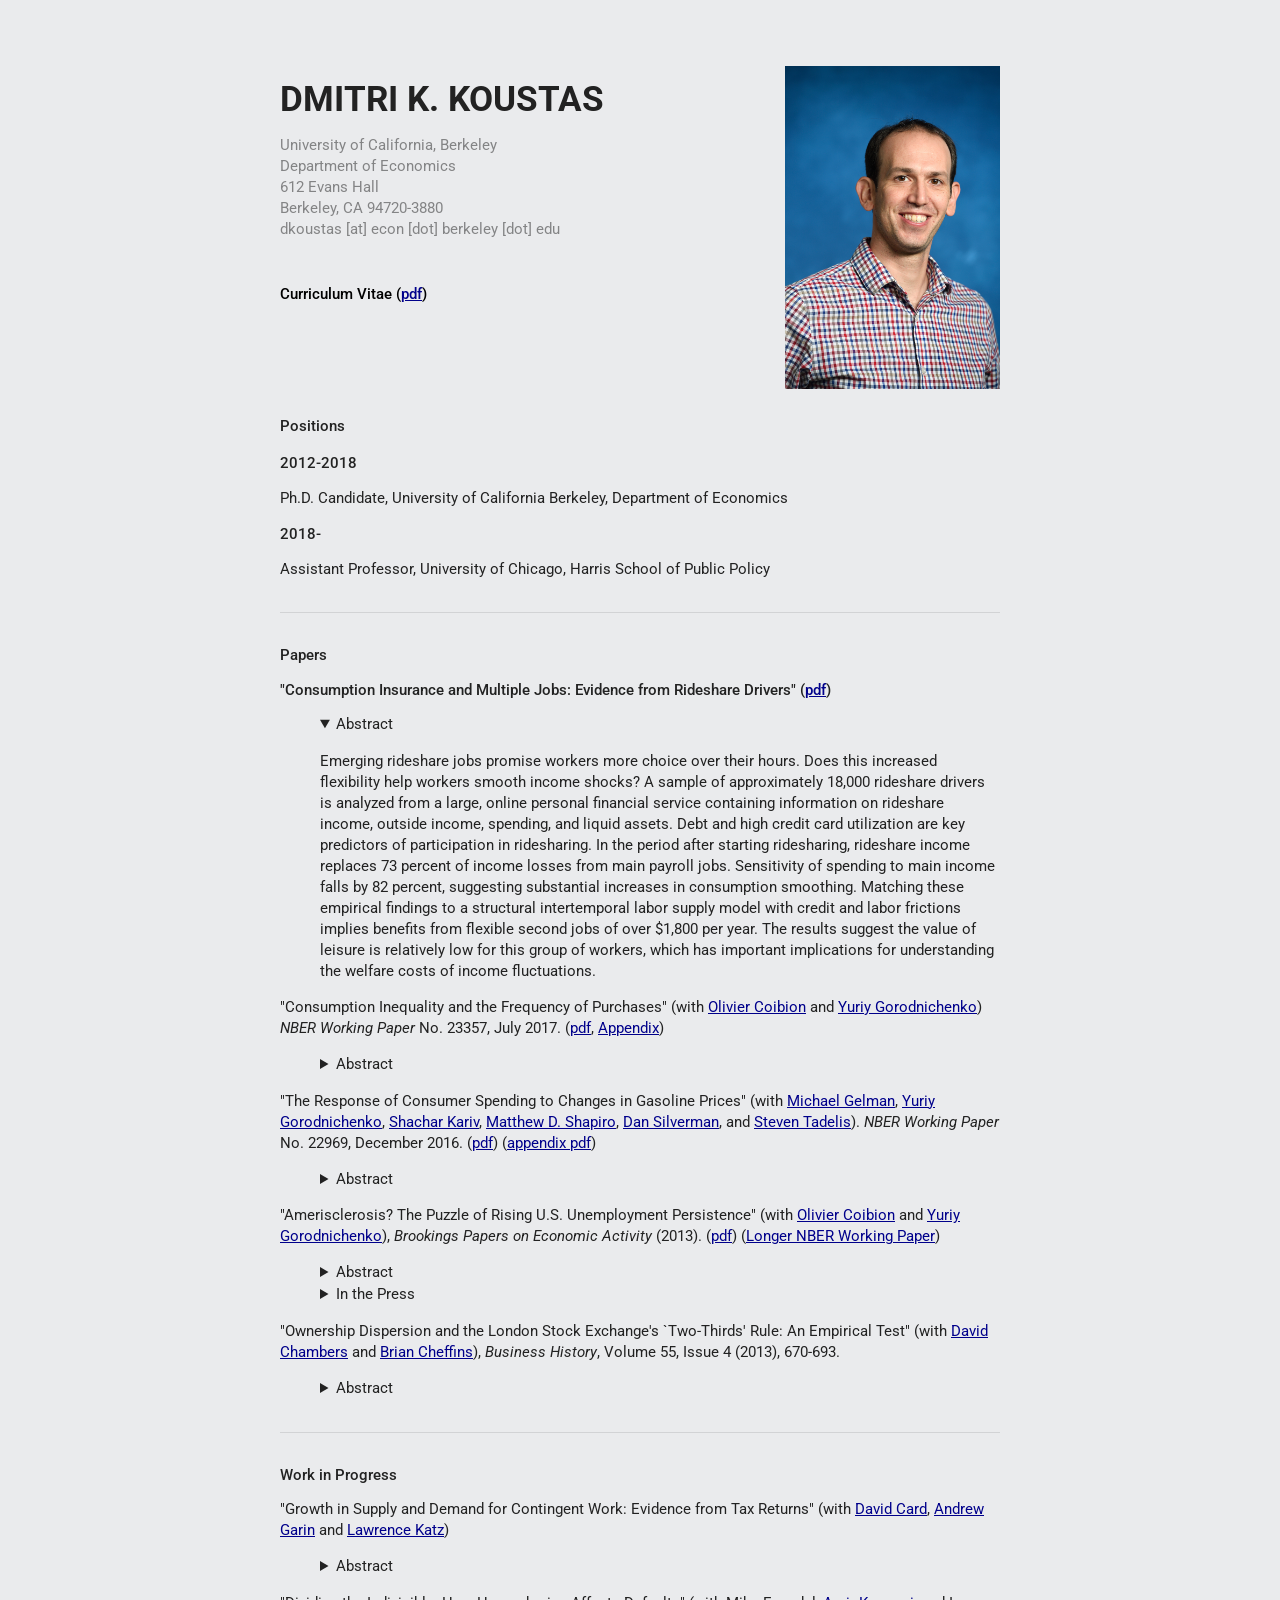
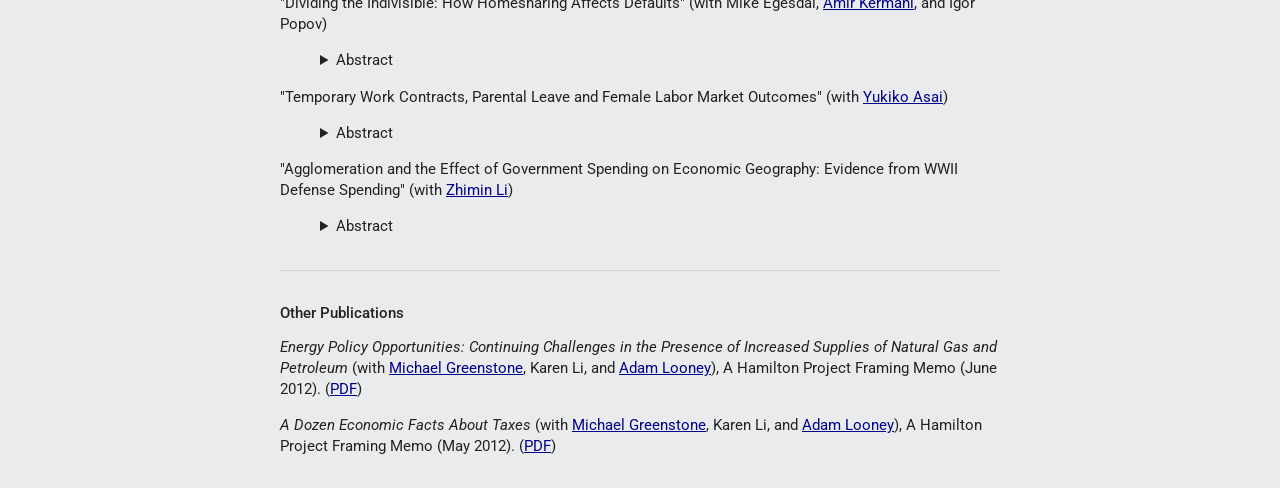
<file: website_archive/DmitriExample.html>
<!DOCTYPE html>
<html lang="en-US">
<head>
<!-- Global site tag (gtag.js) - Google Analytics -->
<script async src="https://www.googletagmanager.com/gtag/js?id=UA-109916207-1"></script>
<script>
  window.dataLayer = window.dataLayer || [];
  function gtag(){dataLayer.push(arguments);}
  gtag('js', new Date());

  gtag('config', 'UA-109916207-1');
</script>

    <meta charset="utf-8">
    <meta content="width=device-width" name="viewport">
    <meta content="Dmitri K. Koustas" name="description">
    <title>Dmitri K. Koustas</title>
    <link href="style.css" rel="stylesheet">
    <link href='https://fonts.googleapis.com/css?family=Roboto:400,300,500' rel='stylesheet' type='text/css'>
    <link href="https://fonts.googleapis.com/css?family=Droid+Serif" rel="stylesheet">
    <meta name="format-detection" content="telephone=no"></meta>

<style>
.tab { margin-left: 40px; }
.uppercase { text-transform: uppercase; }
.lowercase { text-transform: lowercase; }
.photo {
    max-width: 200px;
    background-color: black;
    padding-top: 50px;
    padding-bottom: 50px;
    padding-left: 100px;
}
</style>
</head>


<body>
    <div id="header">
        <div class="container">
        <img src="headshot_small.jpg" align="right" width="265px" style="padding-left:50px;">
        <h1 style="font-size:35px" class="uppercase">Dmitri K. Koustas</h1>
        <p>University of California, Berkeley<br>Department of Economics<br>612 Evans Hall<br>Berkeley, CA 94720-3880<br>dkoustas [at] econ [dot] berkeley [dot] edu</p>
        <br>
        <h2 style="color:black"> Curriculum Vitae (<a href="https://berkeley.box.com/v/Dkoustas-JobMarketCV" class="lowercase" style="color:darkblue">pdf</a>)</h2>
        <br>
        <br>
        </div>
    </div>

    <section class="text">
    	<h2> Positions </h2>
		<p> <h2> 2012-2018 </h2>  Ph.D. Candidate, University of California Berkeley, Department of Economics
		<p> <h2> 2018- </h2> Assistant Professor, University of Chicago, Harris School of Public Policy
    <br>
    <hr>
    <h2>Papers</h2>
	      <h2>"Consumption Insurance and Multiple Jobs: Evidence from Rideshare Drivers" (<a href="https://berkeley.box.com/v/DKoustas-RideSmoothing-JMP" class="lowercase" style="color:darkblue">pdf</a>) </h2>
            <details open>
            <summary class="tab">Abstract</summary>
            <p class="tab">Emerging rideshare jobs promise workers more choice over their hours. Does this increased flexibility help workers smooth income shocks?   A sample of approximately 18,000 rideshare drivers is analyzed from a large, online personal financial service containing information on rideshare income, outside income, spending, and liquid assets.  Debt and high credit card utilization are key predictors of participation in ridesharing. In the period after starting ridesharing, rideshare income replaces 73 percent of income losses from main payroll jobs.  Sensitivity of spending to main income falls by 82 percent, suggesting substantial increases in consumption smoothing.  Matching these empirical findings to a structural intertemporal labor supply model with credit and labor frictions implies benefits from flexible second jobs of over $1,800 per year.  The results suggest the value of leisure is relatively low for this group of workers, which has important implications for understanding the welfare costs of income fluctuations. </p>
          </details>

          <p> "Consumption Inequality and the Frequency of Purchases" (with <a href="https://sites.google.com/site/ocoibion/">Olivier Coibion</a> and <a href="http://eml.berkeley.edu/~ygorodni/">Yuriy Gorodnichenko</a>) <i>NBER Working Paper</i> No. 23357, July 2017. (<a href="CGK_inequality.pdf">pdf</a>, <a href="Web Appendix - 2017-08-01.pdf">Appendix</a>)
              <details>
              <summary class="tab">Abstract</summary>
              <p class="tab"> We document a decline in the frequency of shopping trips in the U.S. since 1980 and consider its implications for the measurement of consumption inequality. A decline in shopping frequency as households stock up on storable goods (i.e. inventory behavior) will lead to a rise in expenditure inequality when the latter is measured at high frequency, even when underlying consumption inequality is unchanged. We find that most of the recently documented rise in expenditure inequality in the U.S. since the 1980s can be accounted for by this phenomenon. Using detailed micro data on spending which we link to data on club/warehouse store openings, we directly attribute much of the reduced frequency of shopping trips to the rise in club/warehouse stores.</p>
              </details>

        <p>  "The Response of Consumer Spending to Changes in Gasoline Prices" (with <a href="https://sites.google.com/site/michaelgelman/">Michael Gelman</a>, <a href="http://eml.berkeley.edu/~ygorodni/">Yuriy Gorodnichenko</a>, <a href="http://eml.berkeley.edu//~kariv/">Shachar Kariv</a>, <a href="http://www-personal.umich.edu/~shapiro/">Matthew D. Shapiro</a>,  <a href="https://sites.google.com/site/silvermanecon/home">Dan Silverman</a>, and <a href="http://faculty.haas.berkeley.edu/stadelis/">Steven Tadelis</a>).  <i>NBER Working Paper</i> No. 22969, December 2016.  (<a href="http://www-personal.umich.edu/~shapiro/papers/gasprices.pdf">pdf</a>)  (<a href="http://www-personal.umich.edu/~shapiro/papers/gasprices_appendix.pdf">appendix pdf</a>)
          <details>
          <summary class="tab">Abstract</summary>
          <p class="tab"> This paper estimates how overall consumer spending responds to changes in gasoline prices. It uses the differential impact across consumers of the sudden, large drop in gasoline prices in 2014 for identification. This estimation strategy is implemented using comprehensive, daily transaction-level data for a large panel of individuals. The estimated marginal propensity to consume (MPC) is approximately one, a higher estimate than estimates found in less comprehensive or well-measured data. This estimate takes into account the elasticity of demand for gasoline and potential slow adjustment to changes in prices. The high MPC implies that changes in gasoline prices have large aggregate effects.</p>
          </details>

          <p>  "Amerisclerosis? The Puzzle of Rising U.S. Unemployment Persistence" (with <a href="https://sites.google.com/site/ocoibion/">Olivier Coibion</a> and <a href="http://eml.berkeley.edu/~ygorodni/">Yuriy Gorodnichenko</a>), <i>Brookings Papers on Economic Activity </i>(2013).  (<a href="https://www.brookings.edu/wp-content/uploads/2016/07/2013b_coibion_unemployment_persistence.pdf">pdf</a>) (<a href="http://www.nber.org/papers/w19600">Longer NBER Working Paper</a>)
            <details>
            <summary class="tab">Abstract</summary>
            <p class="tab"> The persistence of U.S. unemployment has risen with each of the last three recessions, raising the specter that future U.S. recessions might look more like the Eurosclerosis experience of the 1980s than traditional V-shaped recoveries of the past. In this paper, we revisit possible explanations for this rising persistence. First, we argue that financial shocks do not systematically lead to more persistent unemployment than monetary policy shocks, so these cannot explain the rising persistence of unemployment. Second, monetary and fiscal policies can account for only part of the evolving unemployment persistence. Therefore, we turn to a third class of explanations: propagation mechanisms. We focus on factors consistent with four other cyclical patterns which have evolved since the early 1980s: a rising cyclicality in long-term unemployment, lower regional convergence after downturns, rising cyclicality in disability claims, and missing disinflation. These factors include declining labor mobility, changing age structures, and the decline in trust among Americans. To determine how these factors affect unemployment persistence, this paper exploits regional variation in labor market outcomes across Western Europe and North America during 1970-1990, in contrast to most previous work focusing either on cross-country variation or regional variation within countries. The results suggest that only cultural factors can account for the rising persistence of unemployment in the U.S., but the evolution in mobility and demographics over time should have more than offset the effects of culture.</p>
            </details>

            <details>
            <summary class="tab">In the Press</summary>
            <p class="tab"> <a href="http://america.aljazeera.com/articles/2013/9/19/u-s-may-face-morejoblessrecoveriesstudy.html">Al Jazeera</a>, <a href="http://www.aei.org/publication/the-age-of-amerisclerosis-are-jobless-recoveries-here-to-stay/?utm_source=feedburner&utm_medium=feed&utm_campaign=Feed%3A+aei-ideas%2Feconomics+%28AEIdeas+%C2%BB+Economics%29">American Enterprise Institute</a>, <a href="http://www.businessinsider.com/amerisclerosis-us-jobless-recovery-2013-9">Business Insider</a>, <a href="http://www.economist.com/news/finance-and-economics/21586810-rising-disability-claims-may-explain-americas-shrinking-labour-force-missing">The Economist</a>, <a href="http://marginalrevolution.com/marginalrevolution/2013/09/the-age-of-oversupply.html">Marginal Revolution</a>, <a href="http://www.slate.com/blogs/moneybox/2013/09/20/hysteresis_map_unemployment_persists_longest_in_newfoundland_and_mississippi.html">Slate</a>, <a href="https://www.washingtonpost.com/business/economy/jobless-recoveries-are-here-to-stay-economists-say-but-its-a-mystery-why/2013/09/19/6034bcb4-20c7-11e3-966c-9c4293c47ebe_story.html">The Washington Post</a>
            </details>
        <p>
            "Ownership Dispersion and the London Stock Exchange's `Two-Thirds' Rule: An Empirical Test" (with <a href="http://www.jbs.cam.ac.uk/faculty-research/faculty-a-z/david-chambers/">David Chambers</a> and <a href="http://www.law.cam.ac.uk/people/academic/br-cheffins/3">Brian Cheffins</a>), <i>Business History</i>, Volume 55, Issue 4 (2013), 670-693. </p>
            <details>
            <summary class="tab">Abstract</summary>
            <p class="tab"> In the UK, in contrast to most other countries, a hallmark of corporate governance is a separation of ownership and control. There is evidence suggesting that this pattern may have been the norm in Britain as far back as the late nineteenth century. This paper investigates the extent to which law, in the form of a London Stock Exchange listing rule that prohibited the quotation of a class of securities unless two-thirds of the securities quoted had been subscribed for by and allotted to the public, contributed to this outcome. This paper tests the impact of the two-thirds rule by analysing for domestically based companies that carried out initial public offerings between 1900 and 1911 data compiled from prospectuses, a UK investors' guide and documents filed in accordance with UK companies legislation. The results indicate that the two-thirds rule did not influence ownership and control to the extent that might have been anticipated.</p>
            </details>
        <hr>


    <h2>Work in Progress</h2>
    	<p> "Growth in Supply and Demand for Contingent Work: Evidence from Tax Returns" (with <a href="http://davidcard.berkeley.edu/">David Card</a>, <a href="https://scholar.harvard.edu/garin/">Andrew Garin</a> and <a href="https://scholar.harvard.edu/lkatz/home/">Lawrence Katz</a>)
        <details>
        <summary class="tab">Abstract</summary>
        <p class="tab"> Contingent work has grown rapidly in the U.S. in recent years, but the sources of this growth remain largely unknown. We use longitudinally linked tax data combining individual returns (1040s) and firm-issued information returns on both non-employment labor earnings (1099s) and employment earnings (W-2s) to study how individuals and households transition into and out of alternative work. We document pathways leading both individuals and firms into alternative work arrangements and examine whether tax policy may have contributed to these changes. </p>
        </details>


      <p> "Dividing the Indivisible: How Homesharing Affects Defaults" (with Mike Egesdal, <a href="http://faculty.haas.berkeley.edu/amir/">Amir Kermani</a>, and Igor Popov)
        <details>
        <summary class="tab">Abstract</summary>
        <p class="tab"> Homeownership is the largest component of household net worth. With the exception of home equity lines of credit, housing is largely illiquid due to its indivisibility.  Recent technological change has enabled the average household to rent out underutilized housing assets, without restrictions on space type and duration. Can this new flexibility lower default risk?  We merge information from a popular housing rental platform with loan servicing information to examine links between the availability of rental income and household debt.</p>
        </details>

    	<p> "Temporary Work Contracts, Parental Leave and Female Labor Market Outcomes" (with <a href="https://sites.google.com/site/yasaitokyo/home">Yukiko Asai</a>)
        <details>
        <summary class="tab">Abstract</summary>
        <p class="tab">
Does it matter if workers start at a firm on a temporary or a permanent contract? From 1994-1997, an entire industry in Japan changed hiring policy so that all new female workers were hired on temporary employment contracts. We compare job continuity of affected workers to previous cohorts hired on permanent contracts. Workers starting on temporary contracts are 5% less likely to stay with the firm after 10 years. Women who remain in the company delay birth by 1.2 years compared to women who are hired on permanent contracts initially.  Temporary workers are not eligible for parental leave, which we posit is an important factor driving these results.  Our findings have important implications for the structure of optimal maternity leave policies and for within-firm inequality. </p>
        </details>

    	<p> "Agglomeration and the Effect of Government Spending on Economic Geography: Evidence from WWII Defense Spending" (with <a href="https://sites.google.com/site/zhiminliecon/home">Zhimin Li</a>)</p>
        <details>
        <summary class="tab">Abstract</summary>
        <p class="tab"> What are the short-run and long-run effects of government spending on economic geography? We attempt to answer this question by estimating the impact of defense spending during World War II (WWII), the largest government spending program in the U.S. history, on population growth and economic density across regions. We digitized a unique dataset of all WWII war supply contracts greater than $50,000 between June 1940 and September 1945 from volumes initially issued by Civilian Production Administration (formerly War Production Board). By linking these spending data with regional and firm-level data, we investigate the channels for the effect of government spending on economic geography through agglomeration spillovers. </p>
        </details>

        <hr>

        <h2>Other Publications</h2>
        <p><em>Energy Policy Opportunities: Continuing Challenges in the Presence of Increased Supplies of Natural Gas and Petroleum</em> (with <a href="https://economics.uchicago.edu/facstaff/greenstone.shtml">Michael Greenstone</a>, Karen Li, and <a href="http://www.brookings.edu/experts/looneya">Adam Looney</a>), A Hamilton Project Framing Memo (June 2012).  (<a href="https://www.brookings.edu/wp-content/uploads/2016/06/06_energy_greenstone_looney.pdf">PDF</a>)
        </p>
        <p><em>A Dozen Economic Facts About Taxes</em> (with <a href="https://economics.uchicago.edu/facstaff/greenstone.shtml">Michael Greenstone</a>, Karen Li, and <a href="http://www.brookings.edu/experts/looneya">Adam Looney</a>), A Hamilton Project Framing Memo (May 2012).  (<a href="https://www.brookings.edu/wp-content/uploads/2016/06/05_taxes_greenstone_looney.pdf">PDF</a>)
        </p>
    </section>
</body>

</html>
</file>
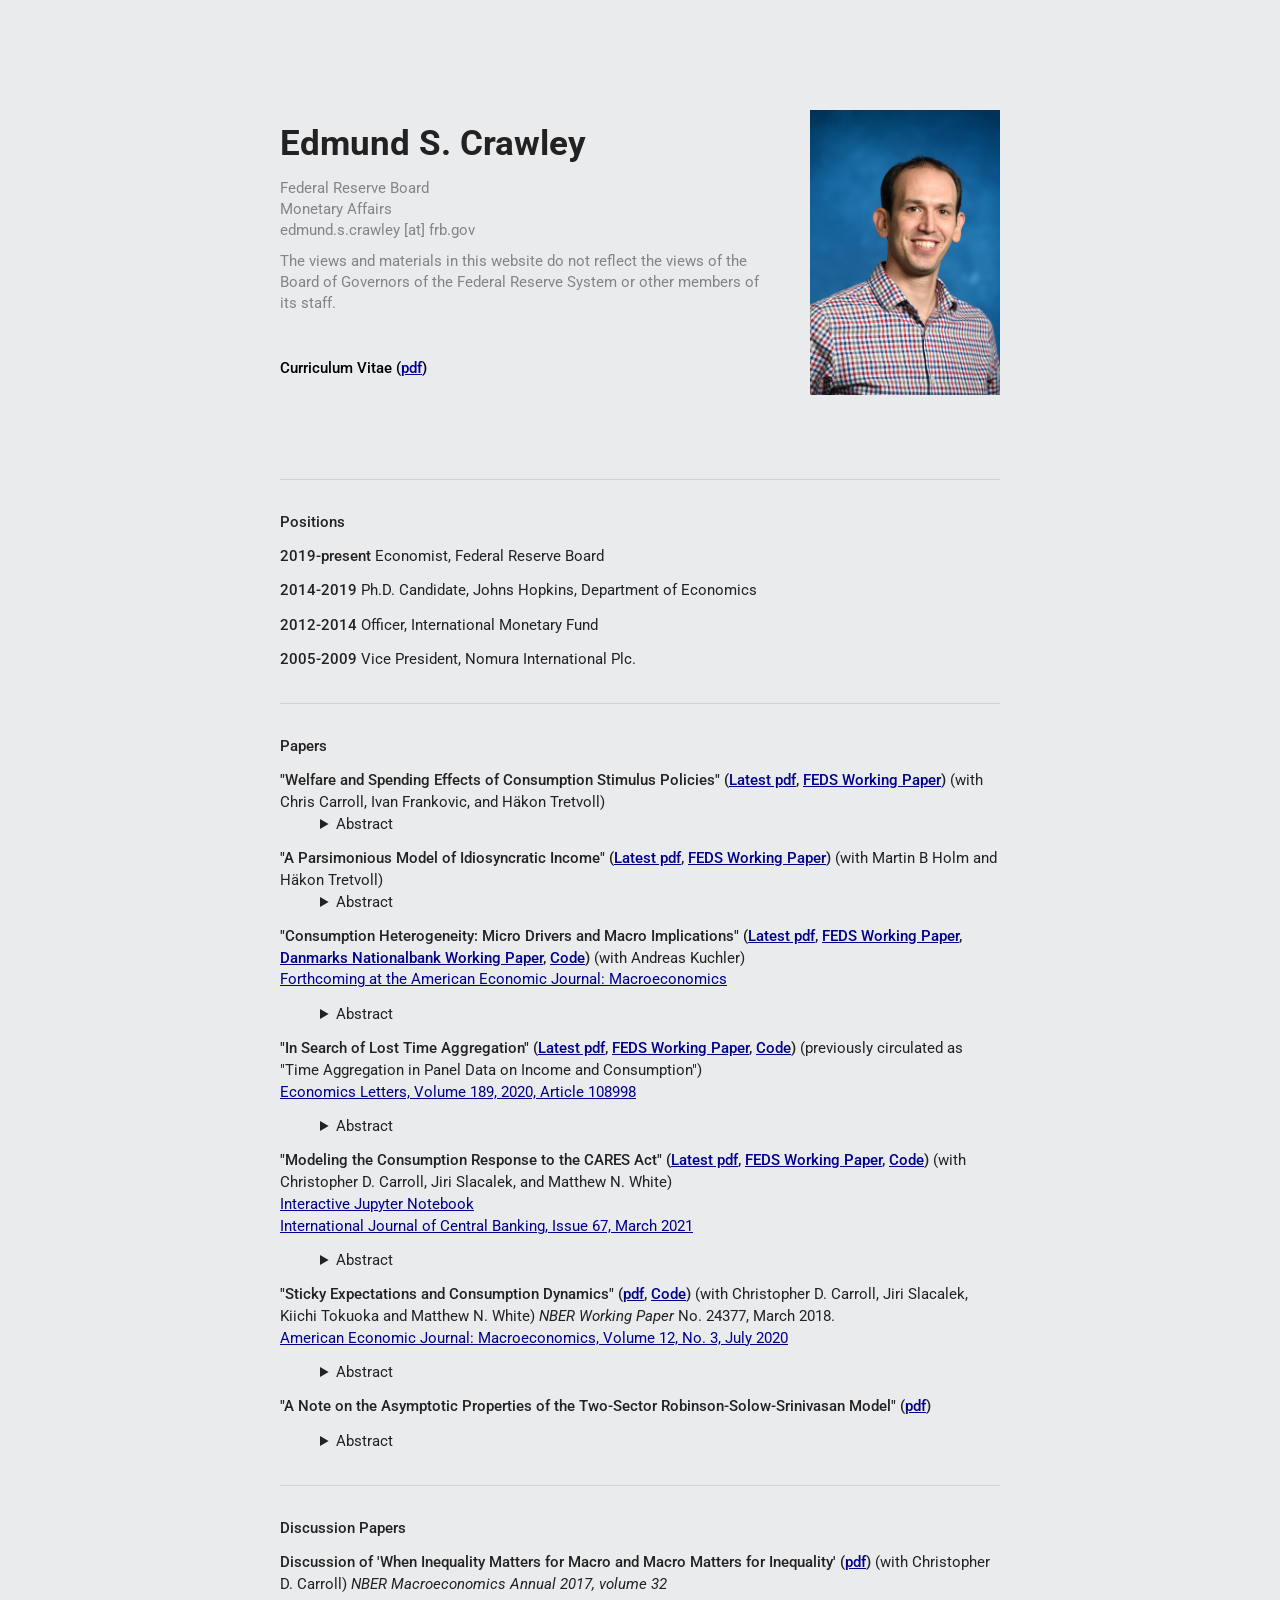
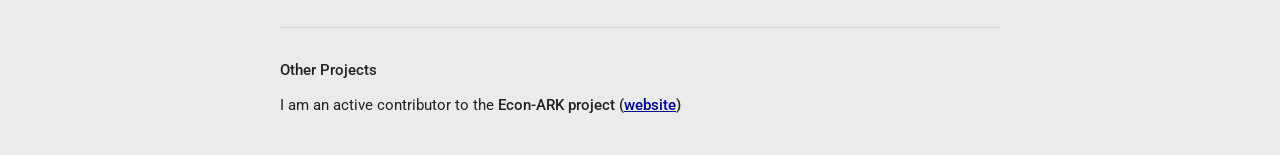
<file: website_archive/index_old.html>
<!DOCTYPE html>
<html lang="en-US">
<head>
<link rel="shortcut icon" href="favicon.ico" type="image/x-icon">

<!-- Global site tag (gtag.js) - Google Analytics -->
<script async src="https://www.googletagmanager.com/gtag/js?id=UA-119889944-1"></script>
<script>
  window.dataLayer = window.dataLayer || [];
  function gtag(){dataLayer.push(arguments);}
  gtag('js', new Date());
  gtag('config', 'UA-119889944-1');

</script>

    <meta charset="utf-8">
    <meta content="width=device-width" name="viewport">
    <meta content="Edmund S. Crawley" name="description">
    <title>Edmund S. Crawley</title>
    <link href="style.css" rel="stylesheet">
    <link href='https://fonts.googleapis.com/css?family=Roboto:400,300,500' rel='stylesheet' type='text/css'>
    <link href="https://fonts.googleapis.com/css?family=Droid+Serif" rel="stylesheet">
    <meta name="format-detection" content="telephone=no"></meta>

<style>
.tab { margin-left: 40px; }
.uppercase { text-transform: uppercase; }
.lowercase { text-transform: lowercase; }
.photo {
    max-width: 200px;
    background-color: black;
    padding-top: 50px;
    padding-bottom: 40px;
    padding-left: 100px;
}
</style>
</head>


<body>
    <div id="header">
        <div class="container">
	<br> <br>
        <img src="headshot_small.jpg" align="right" width="240px" style="padding-left:50px;">
        <h1 style="font-size:35px">Edmund S. Crawley</h1>
        <p>Federal Reserve Board<br>Monetary Affairs<br>edmund.s.crawley [at] frb.gov</p>
	<p>The views and materials in this website do not reflect the views of the Board of Governors of the Federal Reserve System or other members of its staff.</p>
        <br>        
	<h2 style="color:black"> Curriculum Vitae (<a href="Resume_Edmund_Crawley.pdf" class="lowercase" style="color:darkblue">pdf</a>)</h2>
        <br>
	</div>

    <section class="text">
    <hr>
    	<h2> Positions </h2>
		<p> <h2> 2019-present <span style="font-weight:normal">Economist, Federal Reserve Board</span></h2>
		<p> <h2> 2014-2019 <span style="font-weight:normal">Ph.D. Candidate, Johns Hopkins, Department of Economics</span></h2>  
		<p> <h2> 2012-2014 <span style="font-weight:normal">Officer, International Monetary Fund</span></h2> 
		<p> <h2> 2005-2009 <span style="font-weight:normal">Vice President, Nomura International Plc.</span></h2> 
    <hr>
    <h2>Papers</h2>
	      <h2>"Welfare and Spending Effects of Consumption Stimulus Policies" (<a href="HAFiscal.pdf">Latest pdf</a>, <a href="https://www.federalreserve.gov/econres/feds/welfare-and-spending-effects-of-consumption-stimulus-policies.htm">FEDS Working Paper</a>) <span style="font-weight:normal">(with Chris Carroll, Ivan Frankovic, and H&auml;kon Tretvoll)  
		<br>
            <details>
            <summary class="tab">Abstract</summary>
            <p class="tab"> Using a heterogeneous agent model calibrated to match measured spending dynamics over four years following an income shock (Fagereng et al. (2021)), we assess the effectiveness of three fiscal stimulus policies employed during recent recessions.  Unemployment insurance (UI) extensions are the clear ``bang for the buck'' winner when effectiveness is measured in utility terms.  Stimulus checks are second best and have two advantages (over UI): they arrive and are spent faster, despite being less targeted, and they are scalable to any desired size.  A temporary (two-year) cut in the rate of wage taxation is considerably less effective than the other policies and has negligible effects in the version of our model without a multiplier. </p>
          </details>

	      <h2>"A Parsimonious Model of Idiosyncratic Income" (<a href="A_Parsimonious_Model_of_Idiosyncratic_Income.pdf">Latest pdf</a>, <a href="https://www.federalreserve.gov/econres/feds/a-parsimonious-model-of-idiosyncratic-income.htm">FEDS Working Paper</a>) <span style="font-weight:normal">(with Martin B Holm and H&auml;kon Tretvoll)  
		<br>
            <details>
            <summary class="tab">Abstract</summary>
            <p class="tab"> The standard model of permanent and transitory income provides estimates that differ depending on the type of moments used---levels or differences---and the weighting matrix applied. We propose two changes to the standard model. First, we account for the time-aggregated nature of observed income data. Second, we allow transitory shocks to persist for varying lengths of time. With only one additional parameter, our proposed model consistently estimates the parameters of the income process irrespective of the moments and weighting matrix applied. We strongly advise against estimating the standard model using difference moments.</p>
          </details>

	      <h2>"Consumption Heterogeneity: Micro Drivers and Macro Implications" (<a href="ConsumptionHeterogeneity.pdf">Latest pdf</a>, <a href="https://www.federalreserve.gov/econres/feds/consumption-heterogeneity-micro-drivers-and-macro-implications.htm">FEDS Working Paper</a>, <a href="http://www.nationalbanken.dk/en/publications/Pages/2018/11/Working-Paper-no-129.aspx">Danmarks Nationalbank Working Paper</a>, <a href="https://github.com/edmundcrawley/IncomeUncertaintyGit">Code</a>) <span style="font-weight:normal">(with Andreas Kuchler)  
		<br> <a href="https://www.aeaweb.org/articles?id=10.1257/mac.20200352&&from=f"> Forthcoming at the American Economic Journal: Macroeconomics</a> </span></h2> 
            <details>
            <summary class="tab">Abstract</summary>
            <p class="tab"> We propose a new empirical method to estimate the response of consumption to permanent and transitory income shocks for different groups of households. The method overcomes the time aggregation bias found in existing literature. We apply this method to administrative data from Denmark, allowing us to finely divide the population to identify heterogeneous behavior. We find a strong relation between liquid wealth and consumption smoothing. In addition, liquid wealth predicts consumption behavior across all other household characteristics we consider. We use our method to estimate the size of monetary policy redistribution channels.</p>
          </details>

          <h2> "In Search of Lost Time Aggregation" (<a href="InSearchOfLostTime.pdf">Latest pdf</a>, <a href="https://www.federalreserve.gov/econres/feds/in-search-of-lost-time-aggregation.htm">FEDS Working Paper</a>, <a href="https://github.com/edmundcrawley/BPP_PSID_TimeAgg">Code</a>) <span style="font-weight:normal">  (previously circulated as "Time Aggregation in Panel Data on Income and Consumption") <br> <a href="https://doi.org/10.1016/j.econlet.2020.108998">Economics Letters, Volume 189, 2020, Article 108998</a></span></h2>
              <details>
              <summary class="tab">Abstract</summary>
              <p class="tab"> In 1960, Working noted that time aggregation of a random walk induces serial correlation in the first difference that is not present in the original series. This important contribution has been overlooked in a recent literature analyzing income and consumption in panel data. I examine Blundell, Pistaferri and Preston (2008) as an important example for which time aggregation has quantitatively large effects. Using new techniques to correct for the problem, I find the estimate for the partial insurance to transitory shocks, originally estimated to be 0.05, increases to 0.24. This larger estimate resolves the dissonance between the low partial consumption insurance estimates of Blundell, Pistaferri and Preston (2008) and the high marginal propensities to consume found in the natural experiment literature. A remaining puzzle is the low estimate I recover for the partial insurance to permanent shocks.</p>
              </details>

          <h2> "Modeling the Consumption Response to the CARES Act" (<a href="ConsumptionResponse.pdf">Latest pdf</a>, <a href="https://www.federalreserve.gov/econres/feds/modeling-the-consumption-response-to-the-CARES-act.htm">FEDS Working Paper</a>, <a href="https://github.com/econ-ark/Pandemic">Code</a>)  <span style="font-weight:normal"> (with Christopher D. Carroll, Jiri Slacalek, and Matthew N. White)
<br> <a href="https://econ-ark.org/pandemicdashboard"> Interactive Jupyter Notebook</a> <br>
 <a href="https://www.ijcb.org/journal/ijcb21q1a4.htm">International Journal of Central Banking, Issue 67, March 2021</a></span></h2>
              <details>
              <summary class="tab">Abstract</summary>
              <p class="tab"> To predict the effects of the 2020 U.S. CARES Act on consumption, we extend a model that matches responses of households to past consumption stimulus packages.  The extension allows us to account for two novel features of the coronavirus crisis.
  First, during the lockdown, many types of spending are undesirable or impossible.
  Second, some of the jobs that disappear during the lockdown will not reappear when it is lifted.
  We estimate that, if the lockdown is short-lived, the combination of expanded unemployment insurance benefits and stimulus payments should be sufficient to allow a swift recovery in consumer spending to its pre-crisis levels.  If the lockdown lasts longer, an extension of enhanced unemployment benefits will likely be necessary if consumption spending is to recover.</p>
              </details>

          <h2> "Sticky Expectations and Consumption Dynamics" (<a href="StickyE.pdf">pdf</a>, <a href="cAndCwithStickyE.zip">Code</a>) <span style="font-weight:normal">(with Christopher D. Carroll, Jiri Slacalek, Kiichi Tokuoka and Matthew N. White) <i>NBER Working Paper</i> No. 24377, March 2018. <br> <a href="https://www.aeaweb.org/articles?id=10.1257/mac.20180286">American Economic Journal: Macroeconomics, Volume 12, No. 3, July 2020</a></span>  </h2>
	      <details>
              <summary class="tab">Abstract</summary>
              <p class="tab"> Macroeconomic models often invoke consumption "habits" to explain the substantial persistence of aggregate consumption growth. But a large literature has found no evidence of habits in microeconomic datasets that measure the behavior of individual households. We show that the apparent conflict can be explained by a model in which consumers have accurate knowledge of their personal circumstances but 'sticky expectations' about the macroeconomy. In our model, the persistence of aggregate consumption growth reflects consumers' imperfect attention to aggregate shocks. Our proposed degree of (macro) inattention has negligible utility costs, because aggregate shocks constitute only a tiny proportion of the uncertainty that consumers face.</p>
              </details>

          <h2> "A Note on the Asymptotic Properties of the Two-Sector Robinson-Solow-Srinivasan Model" (<a href="AsymptoticRSS.pdf">pdf</a>)   </h2>
              <details>
              <summary class="tab">Abstract</summary>
              <p class="tab"> I show that the periodic and chaotic behavior exhibited by the two-sector Robinson-Solow-Srinivasan model in discrete-time is asymptotically irrelevant. If the discrete time interval is smaller than a critical limit, the qualitative properties of the model are the same as those in the continuous-time model.</p>
              </details>
        <hr>


    <h2>Discussion Papers</h2>
          <h2> Discussion of 'When Inequality Matters for Macro and Macro Matters for Inequality' (<a href="http://www.nber.org/chapters/c13928.pdf">pdf</a>) <span style="font-weight:normal">(with Christopher D. Carroll) <i>NBER Macroeconomics Annual 2017, volume 32</i> </span>  </h2>
    <hr>
    <h2>Other Projects</h2>
          <h2> <span style="font-weight:normal">I am an active contributor to the </span> Econ-ARK project (<a href="https://econ-ark.org/">website</a>)  </h2>

    </section>
</body>

</html>
</file>
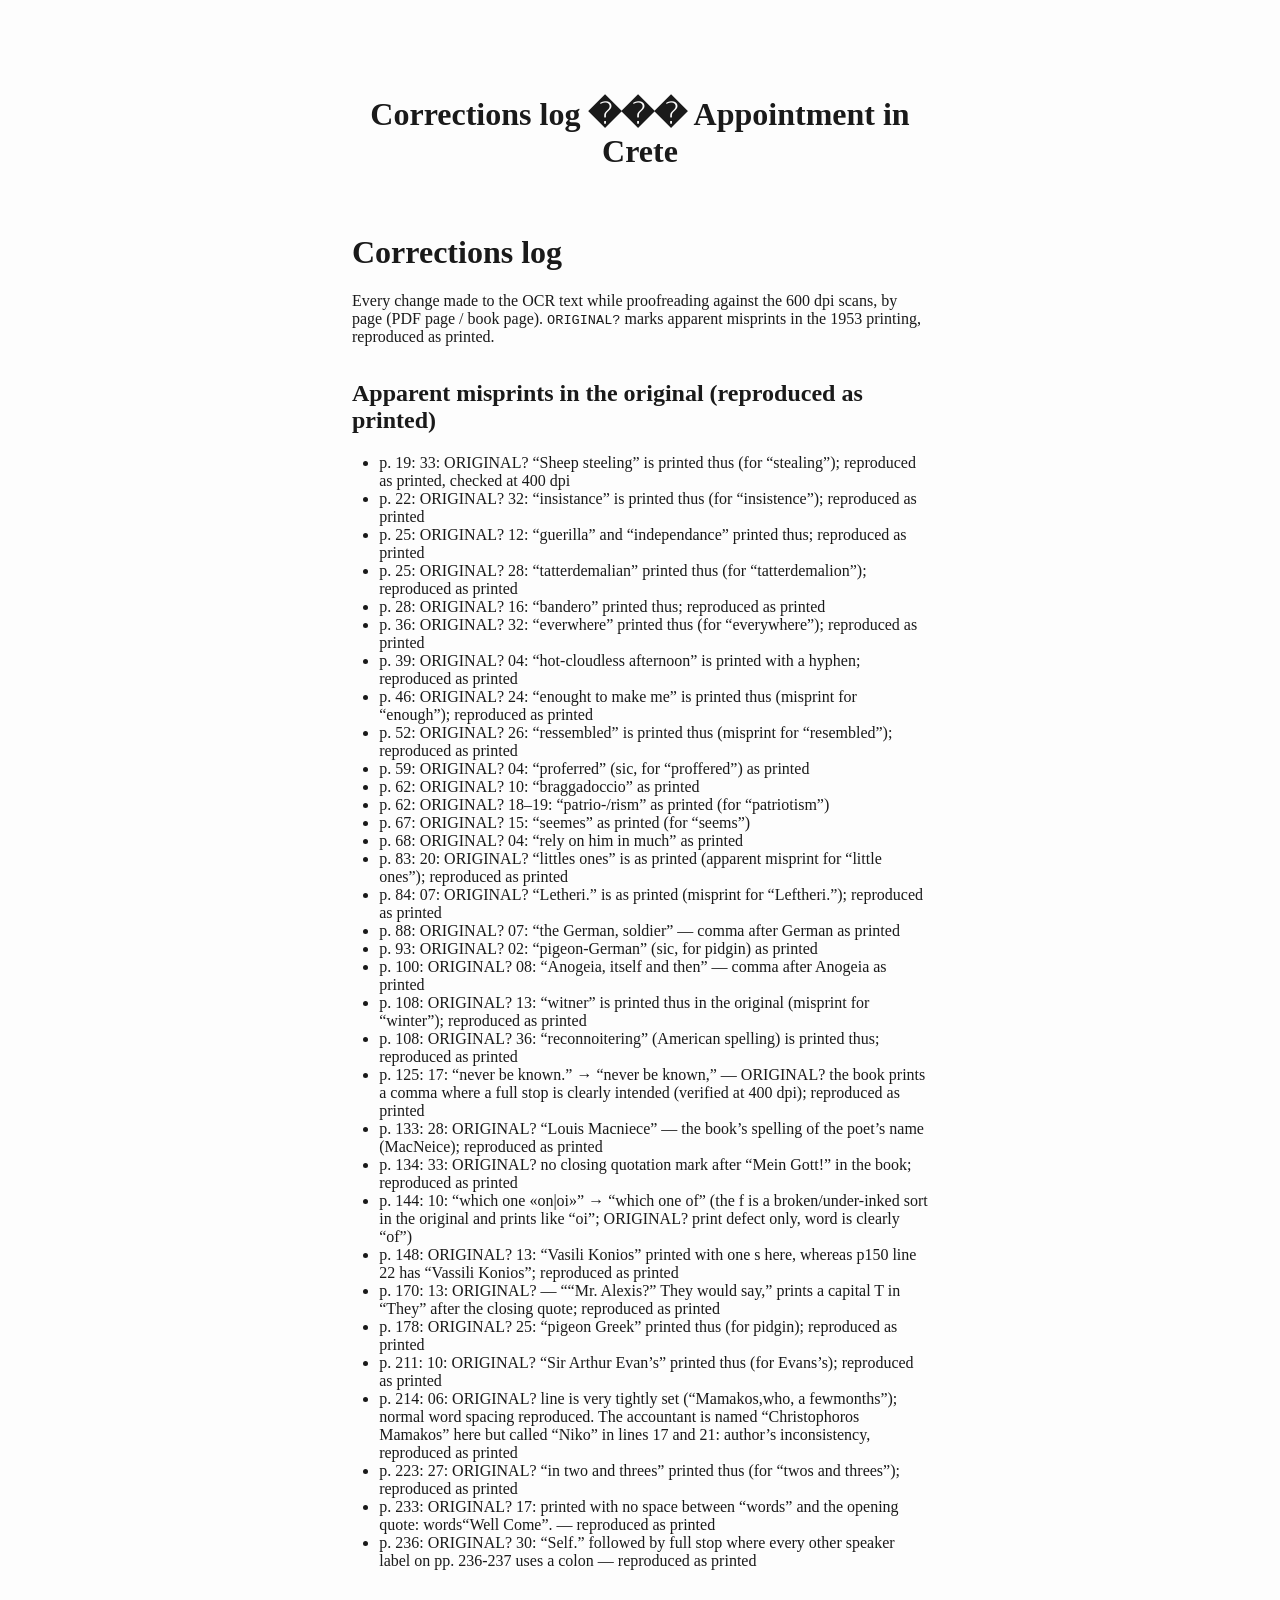
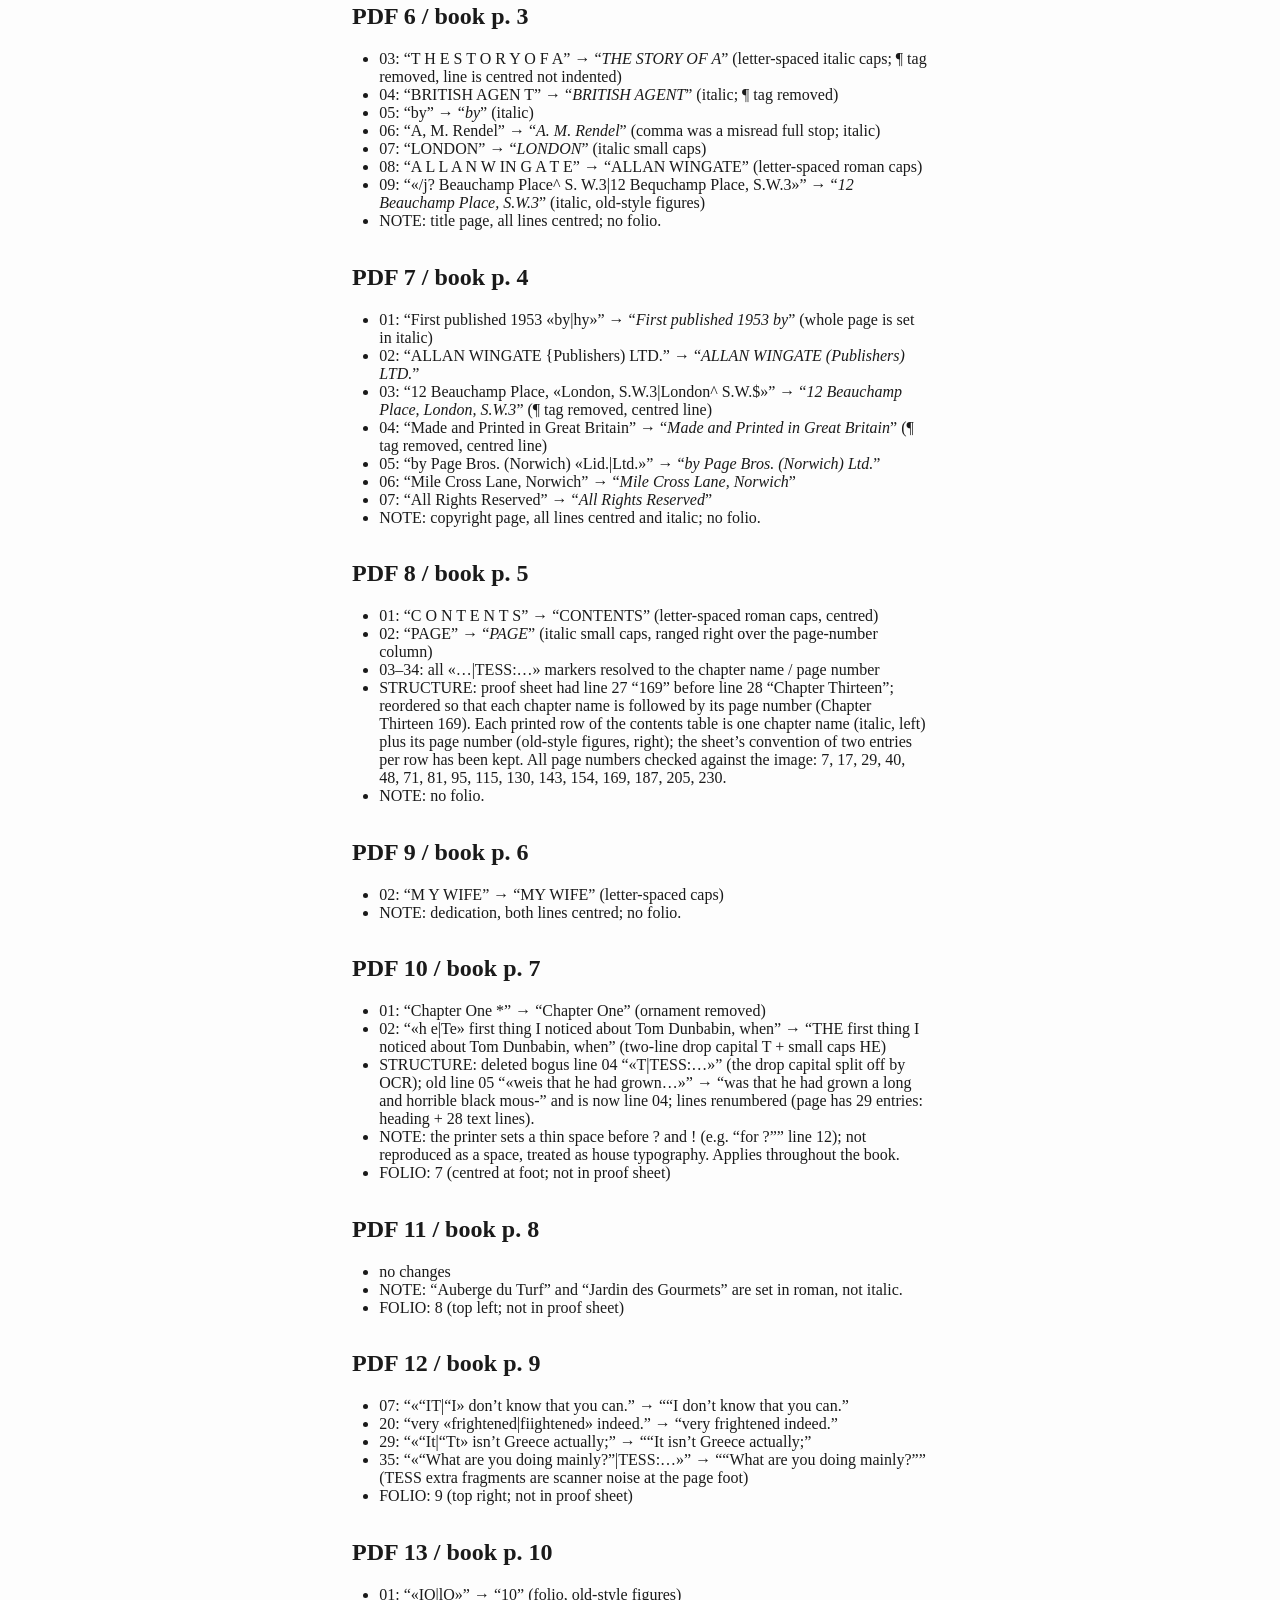
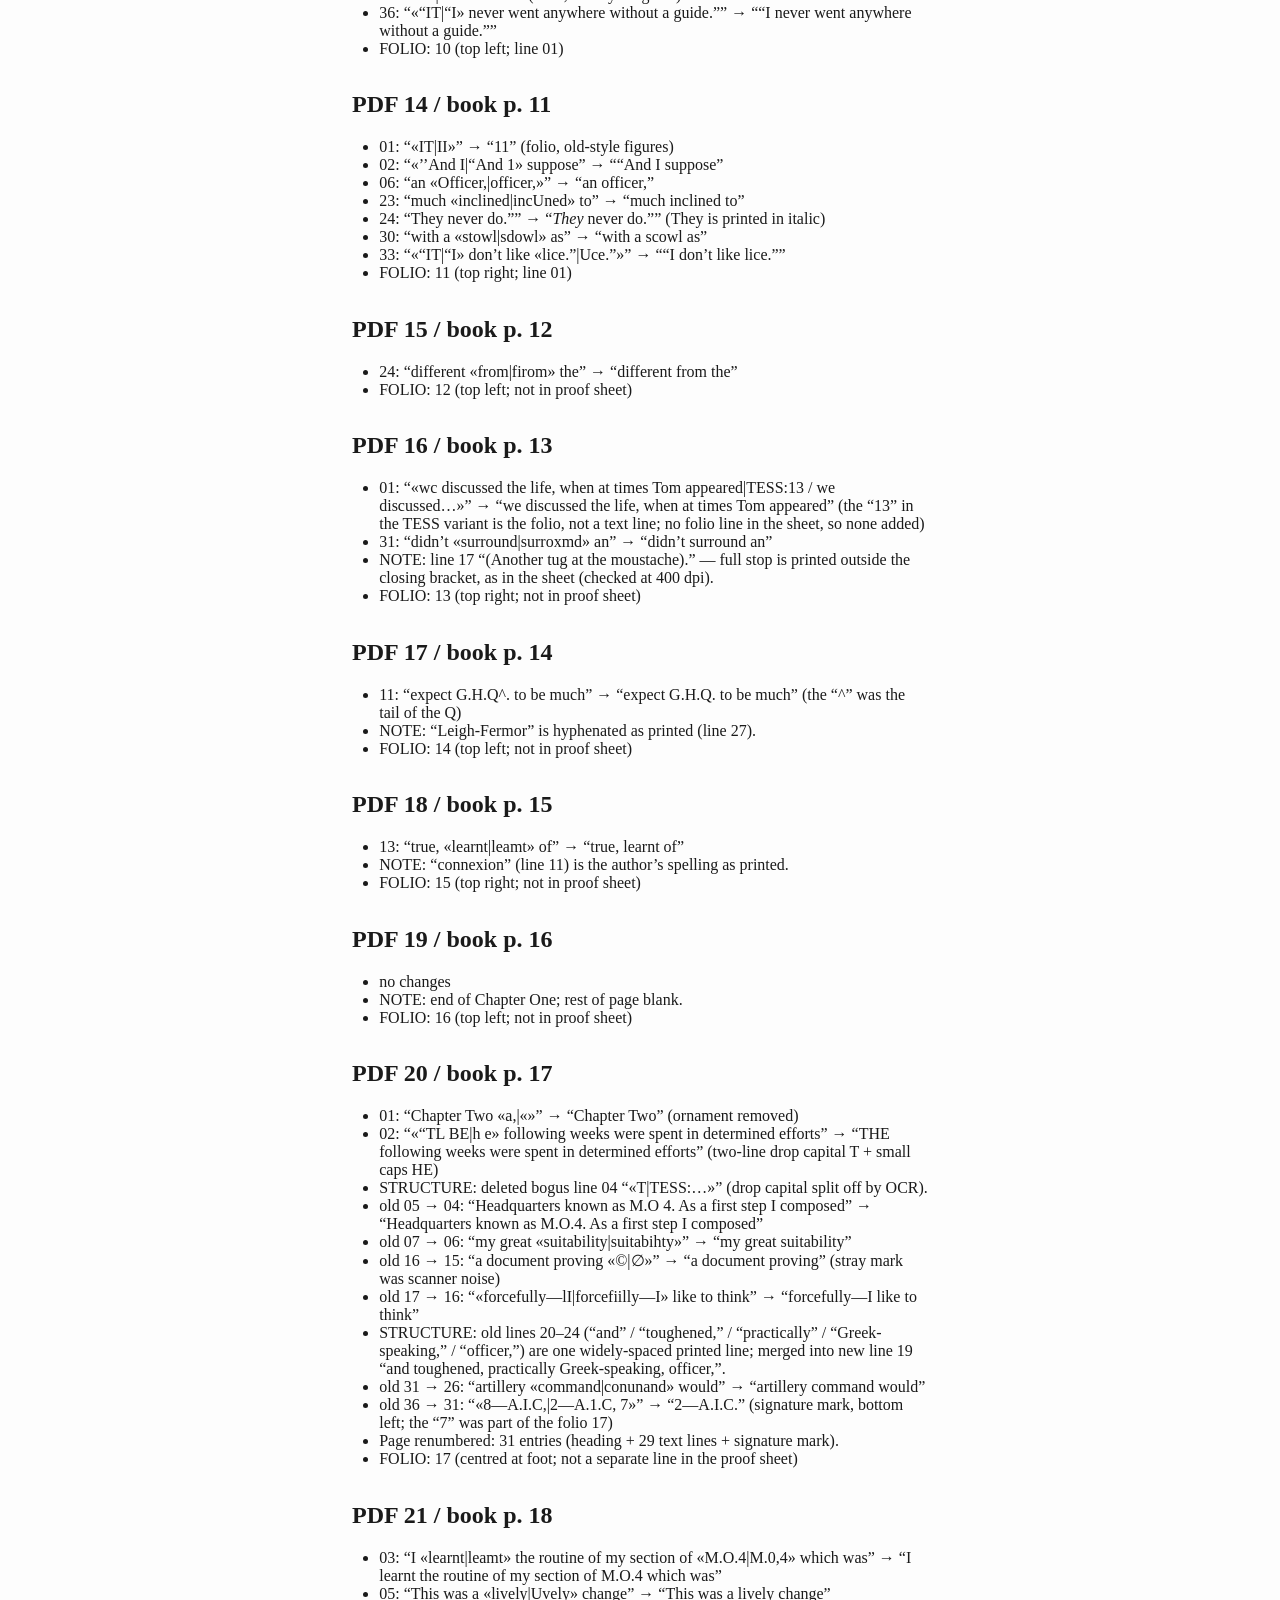
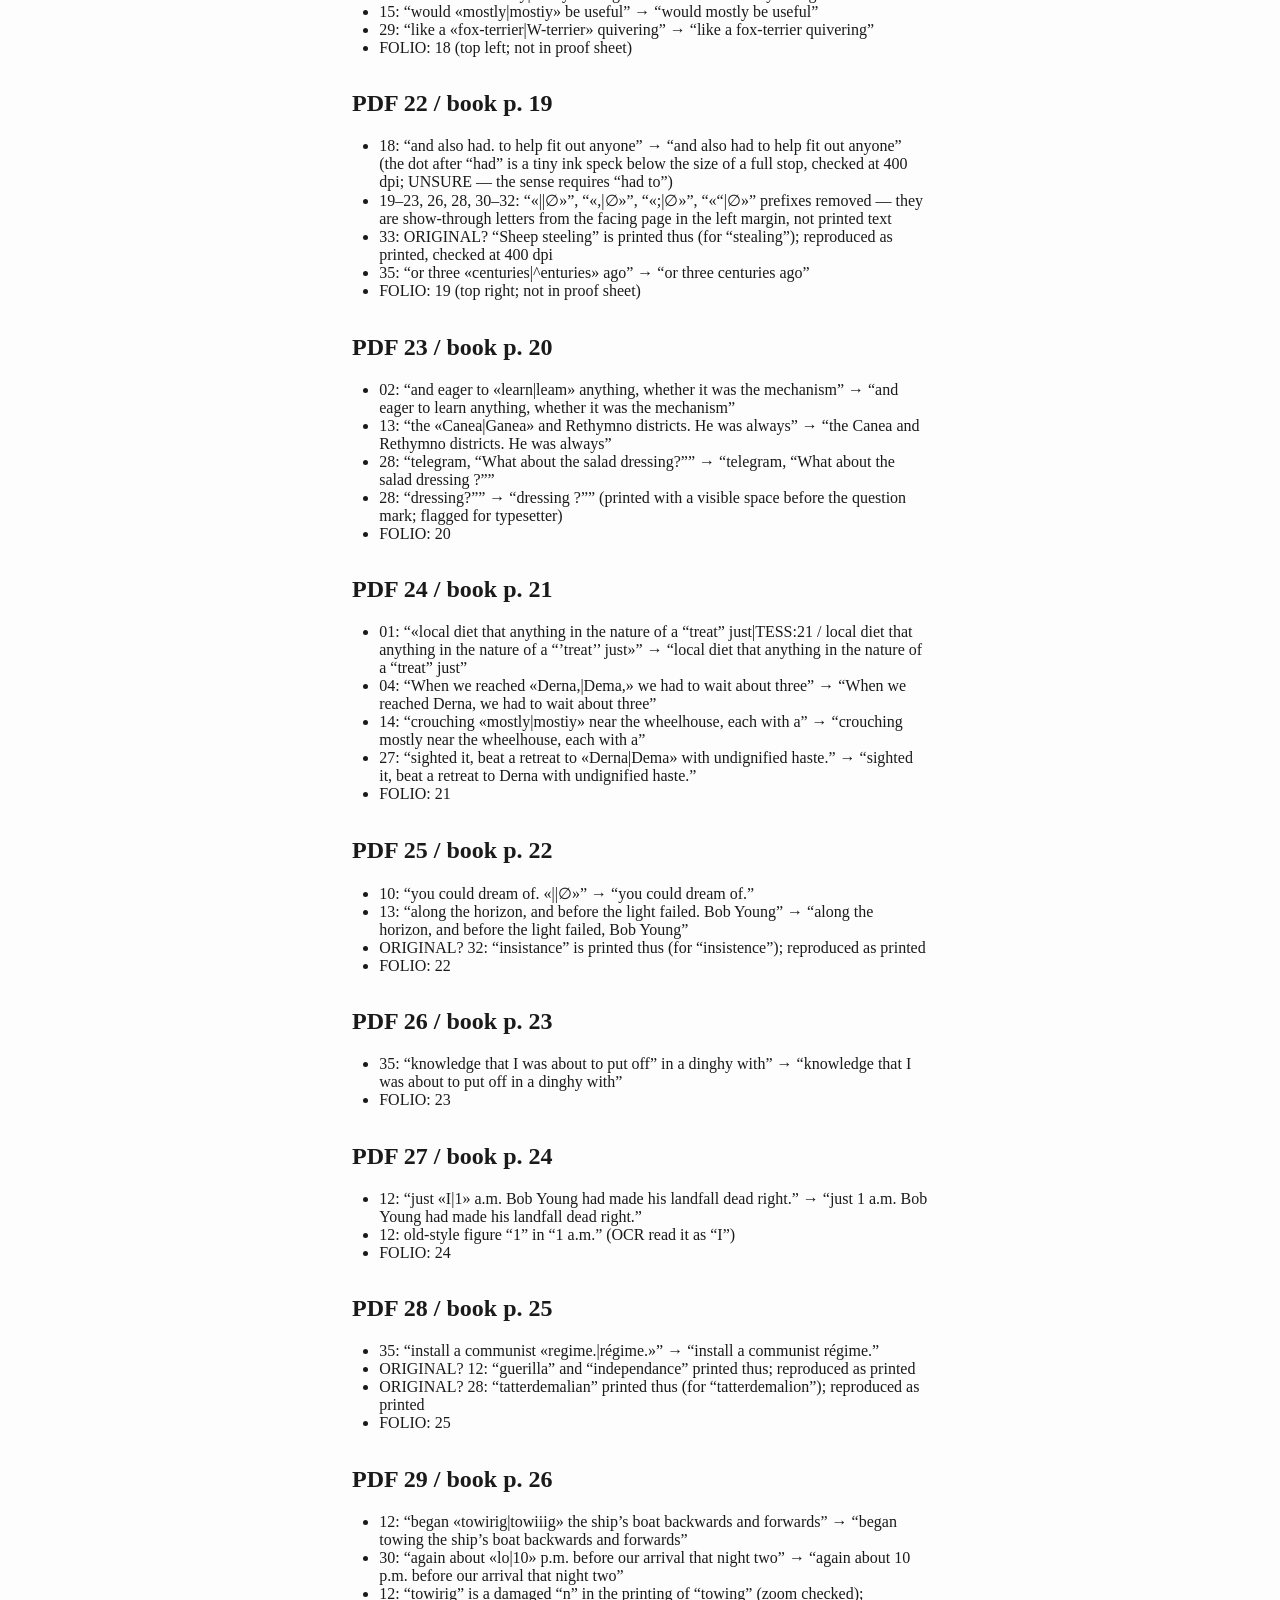
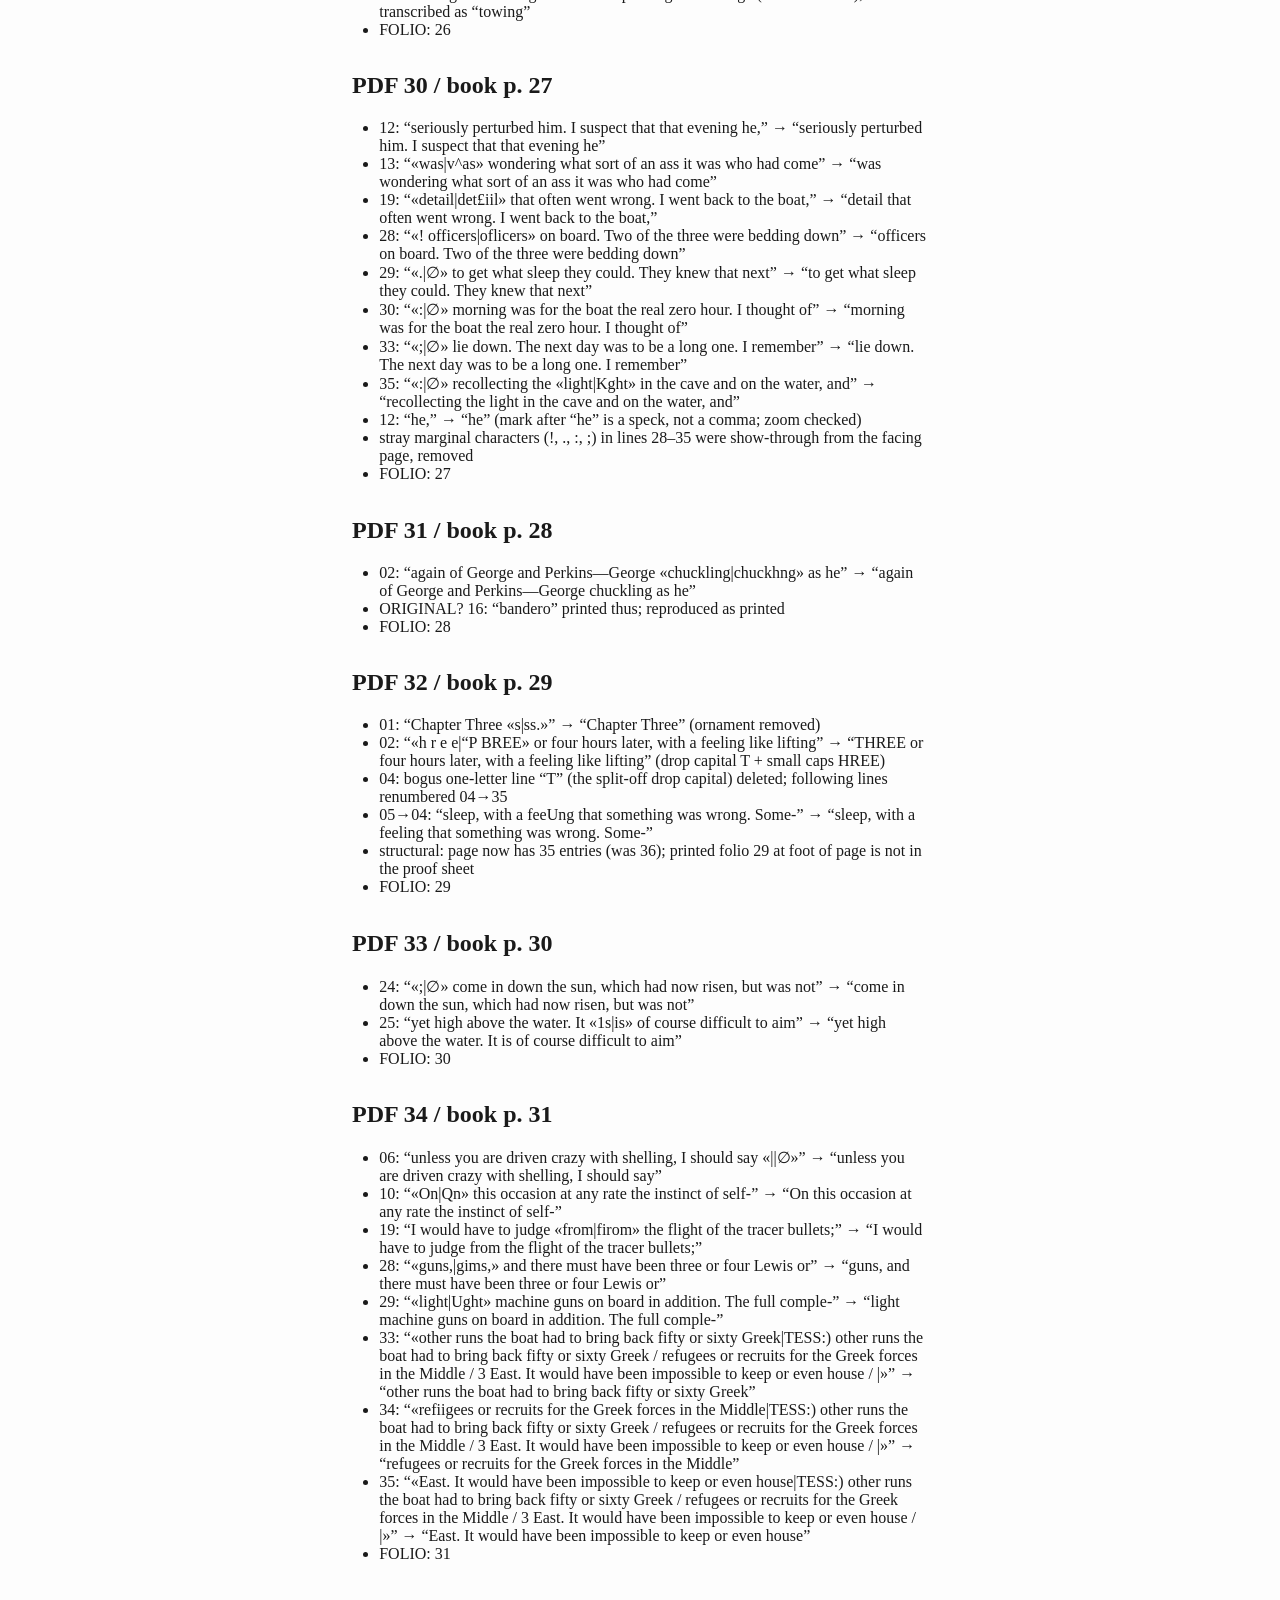
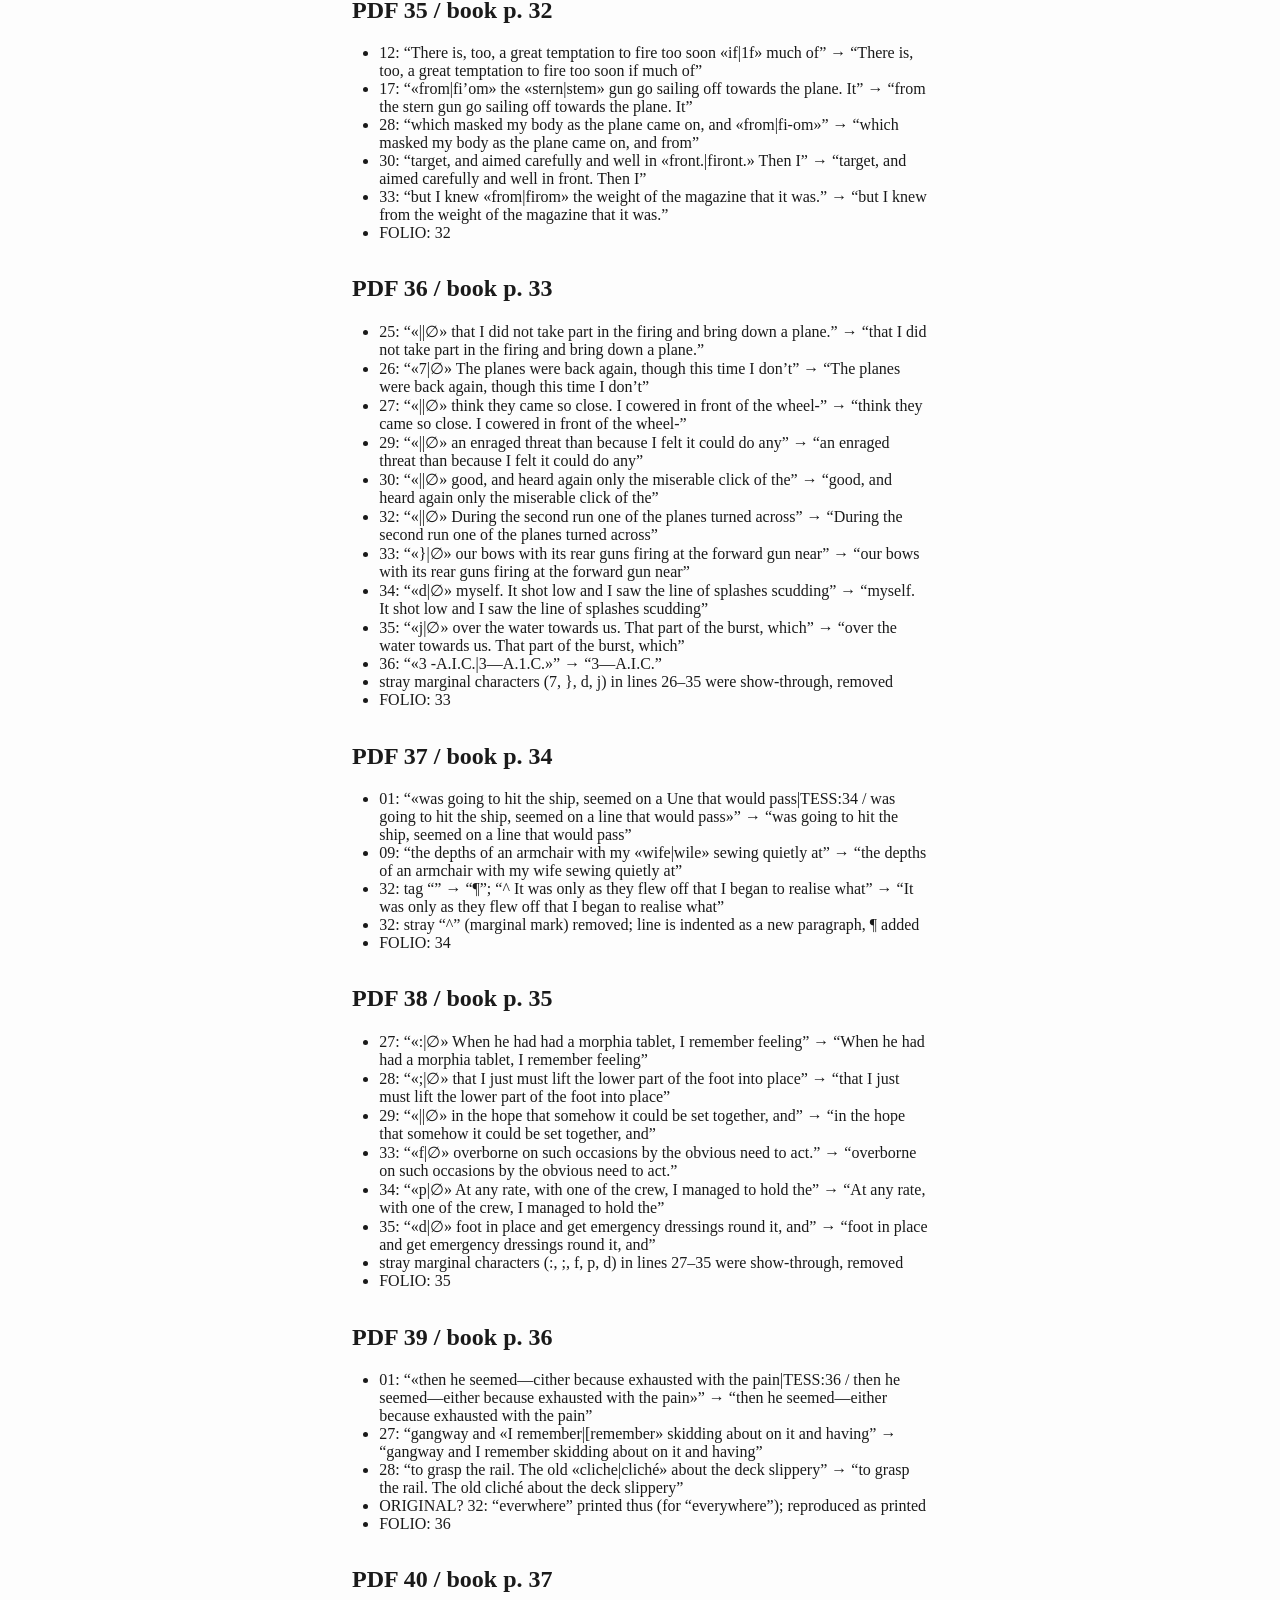
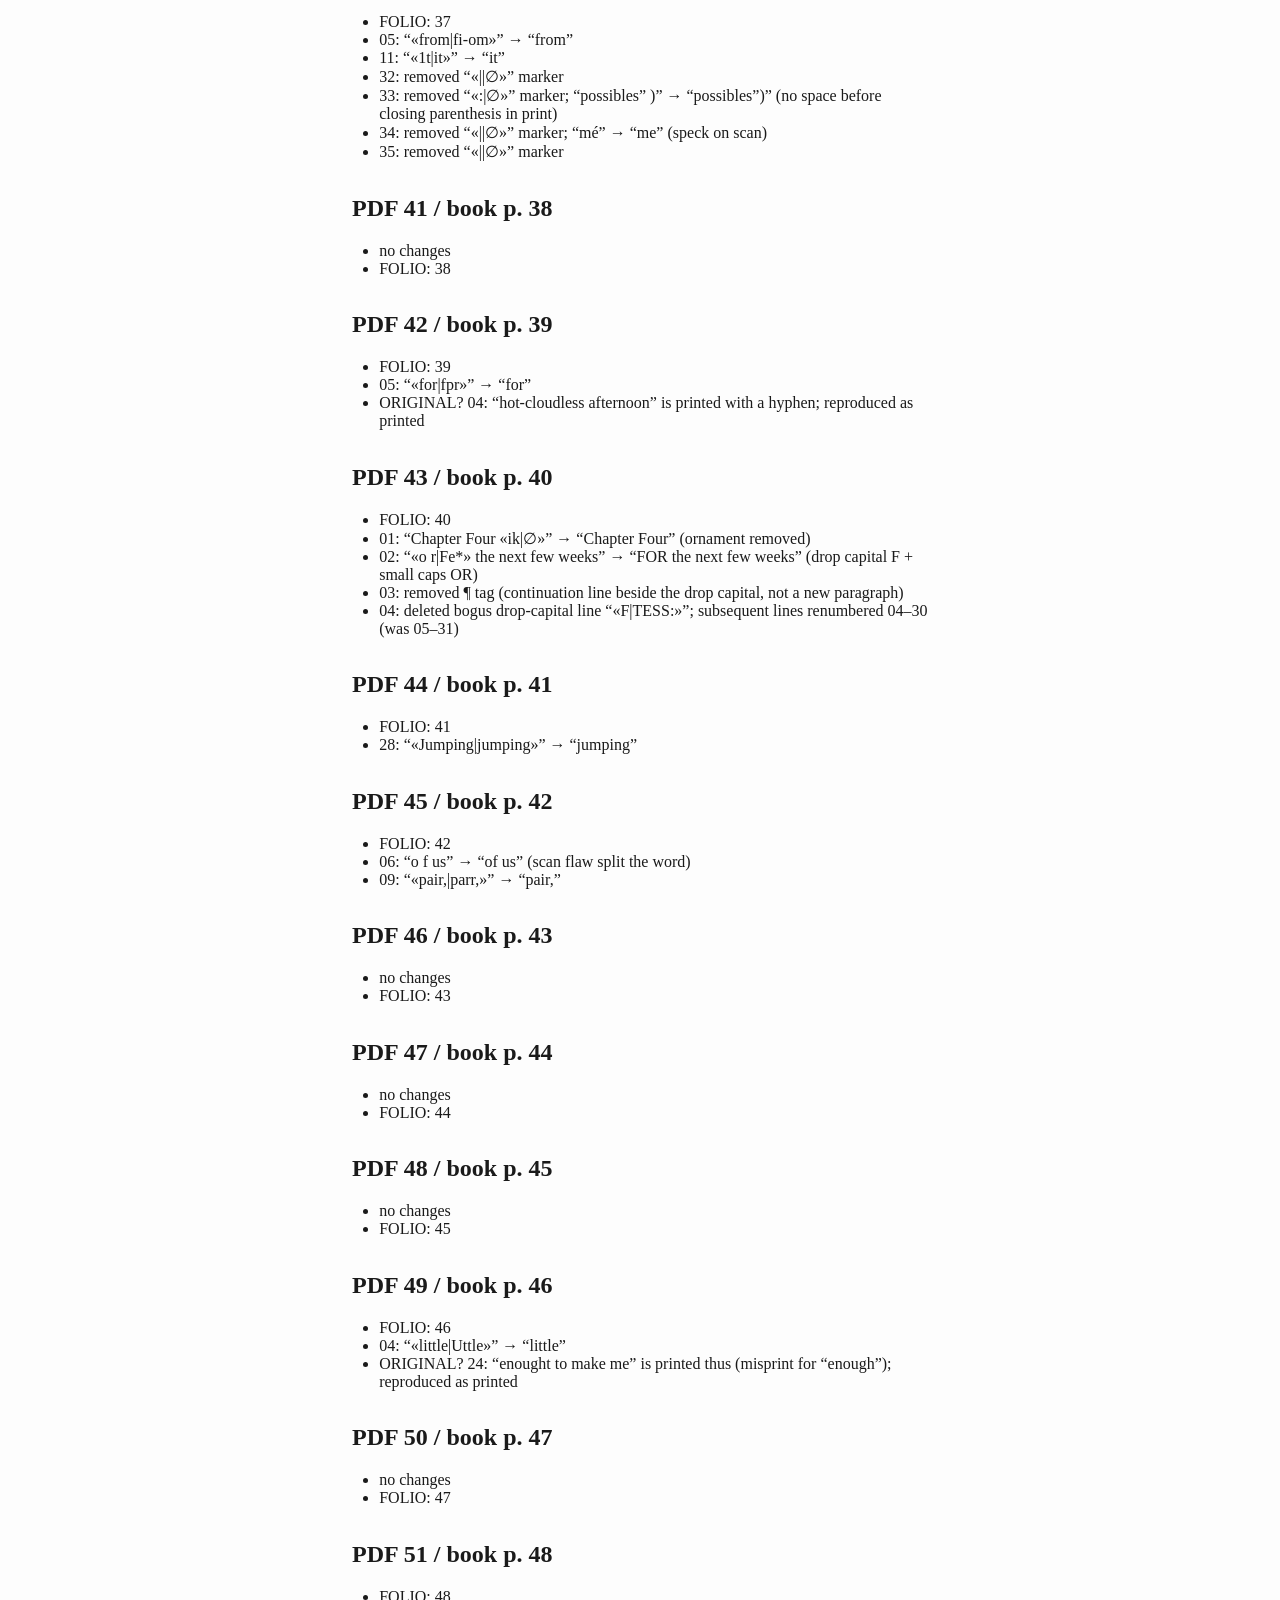
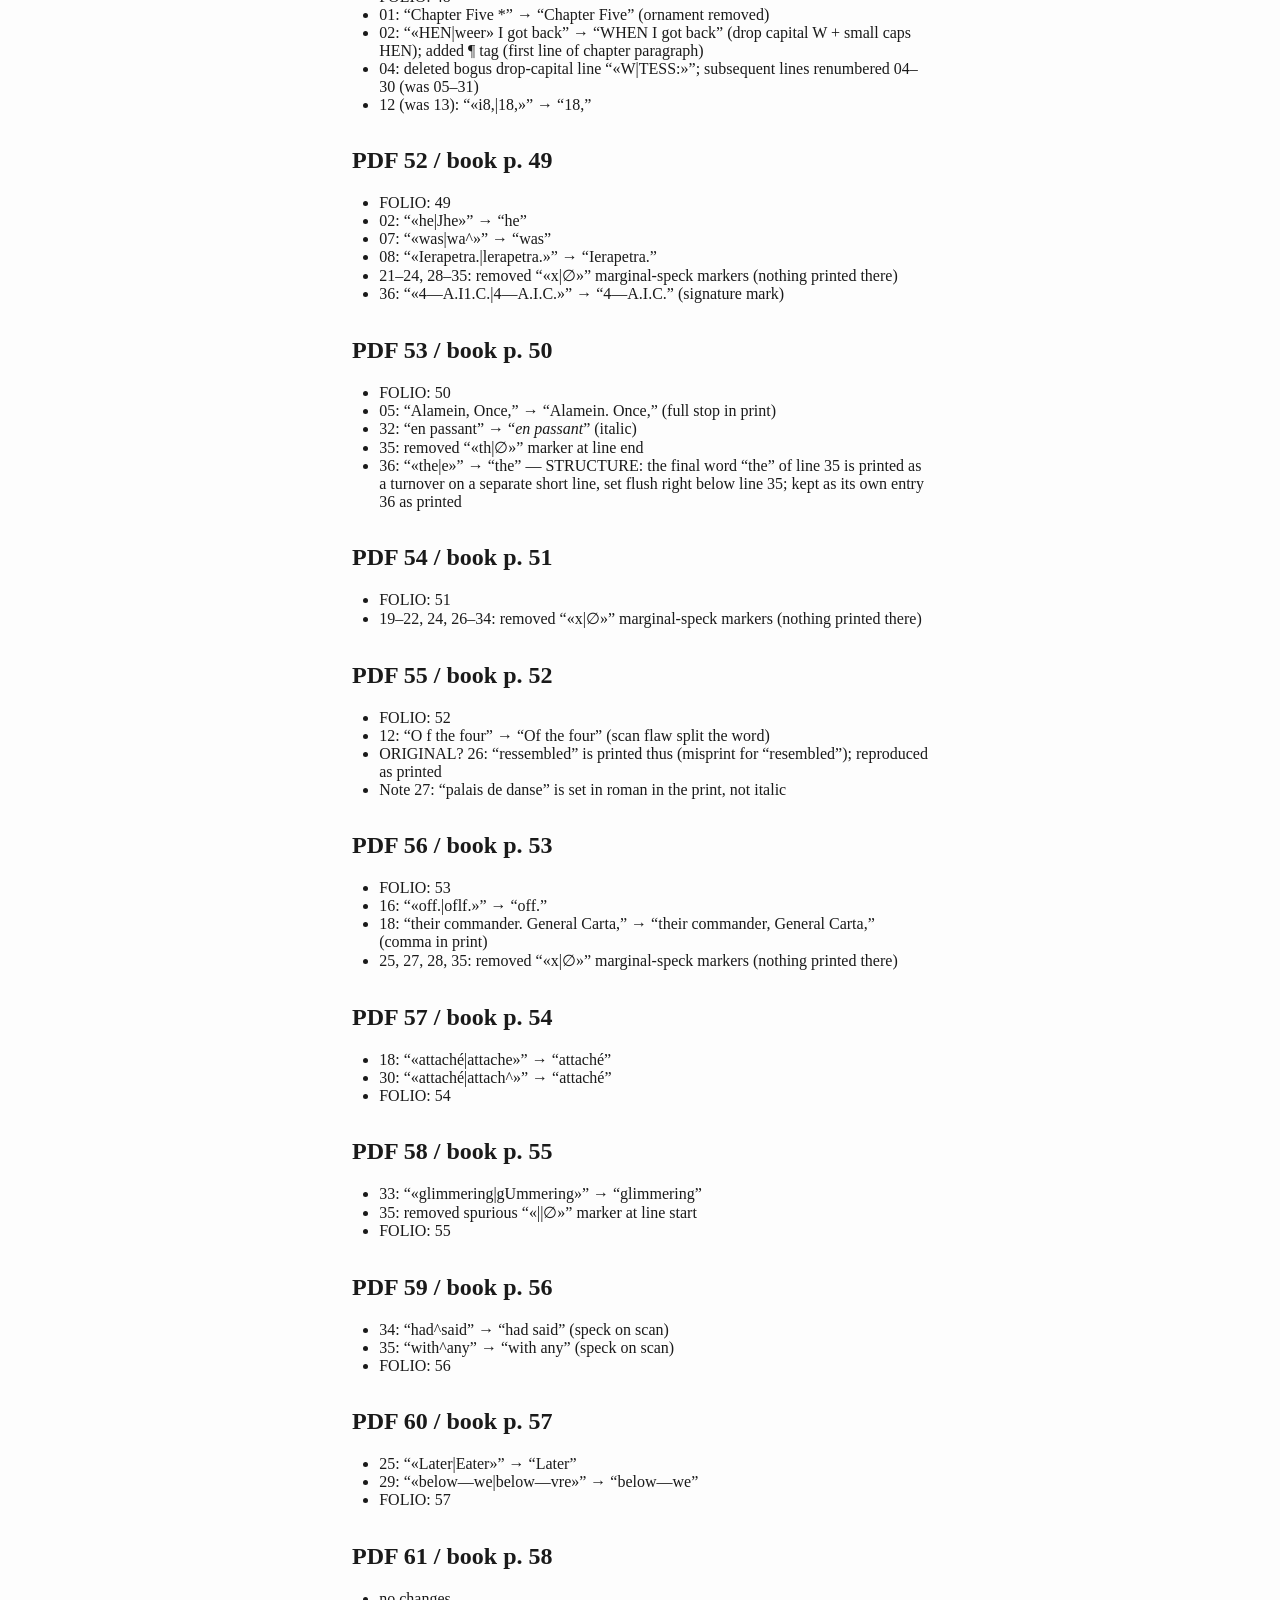
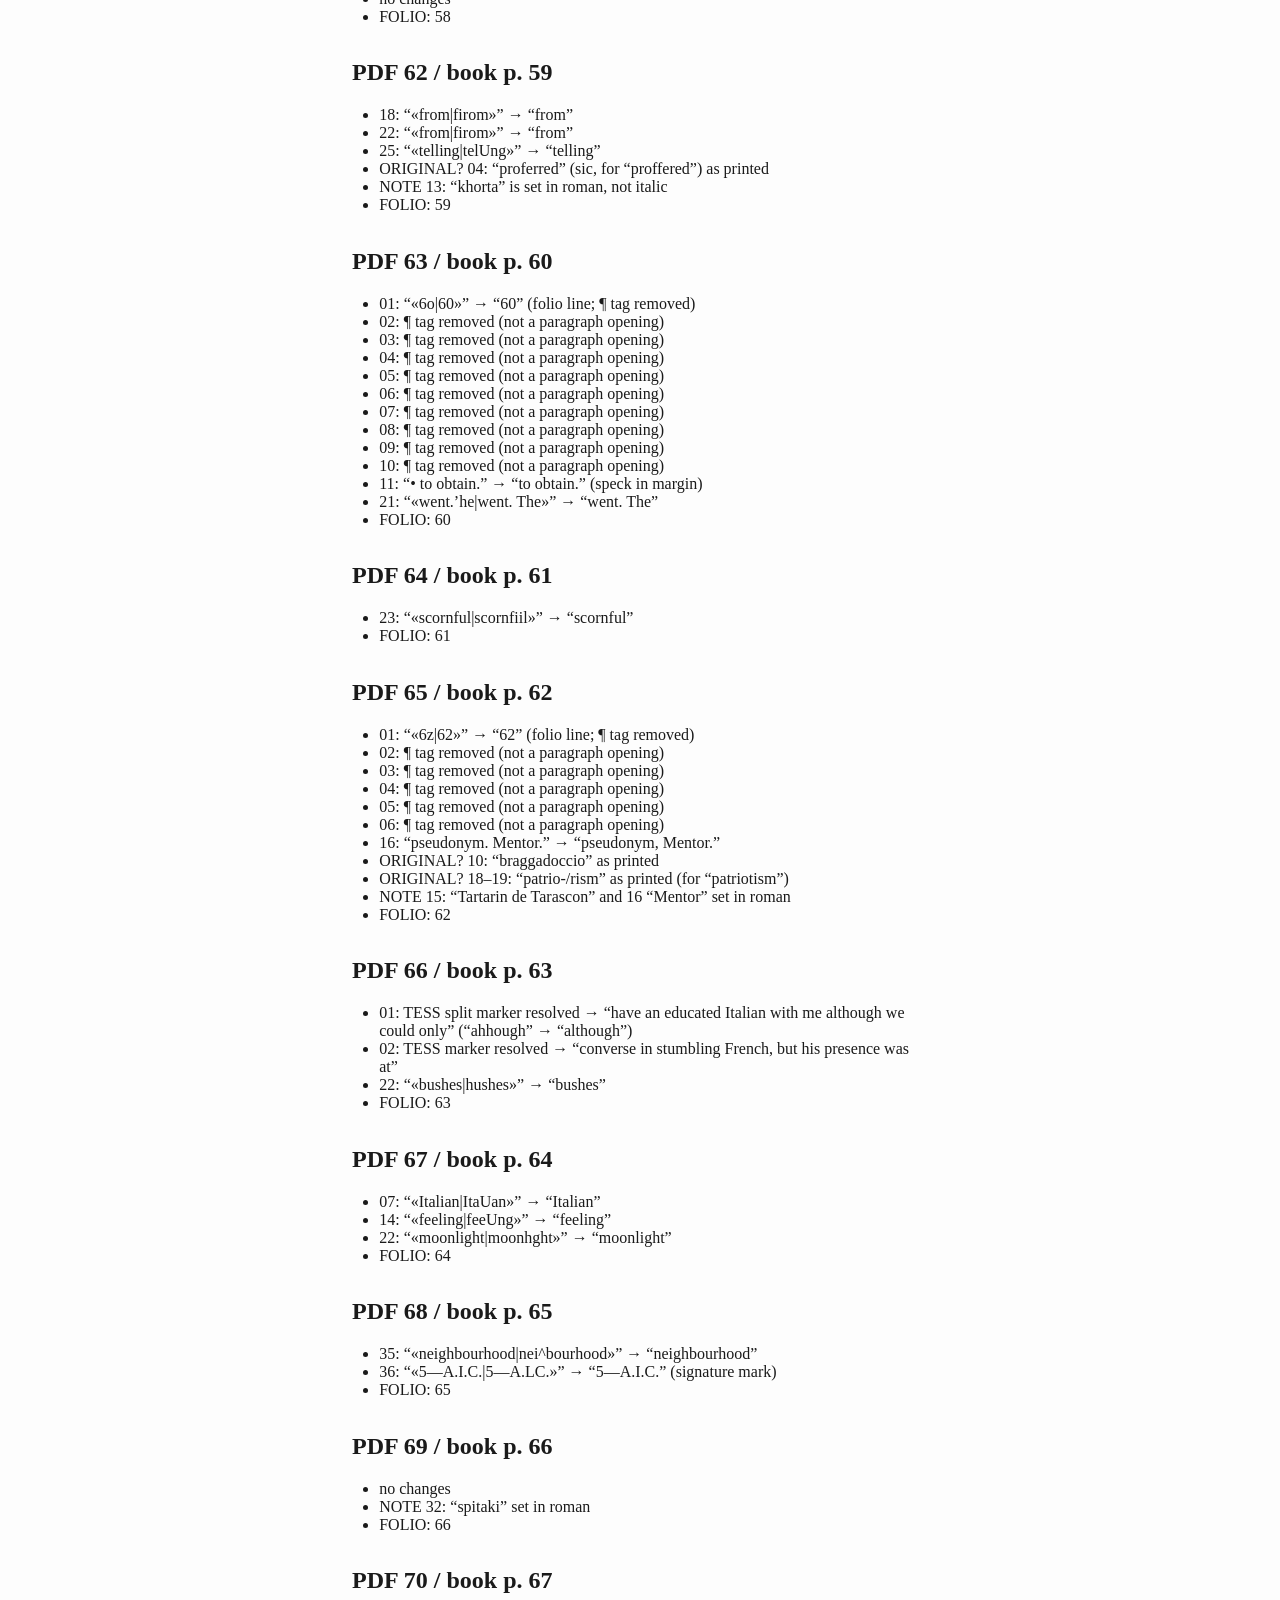
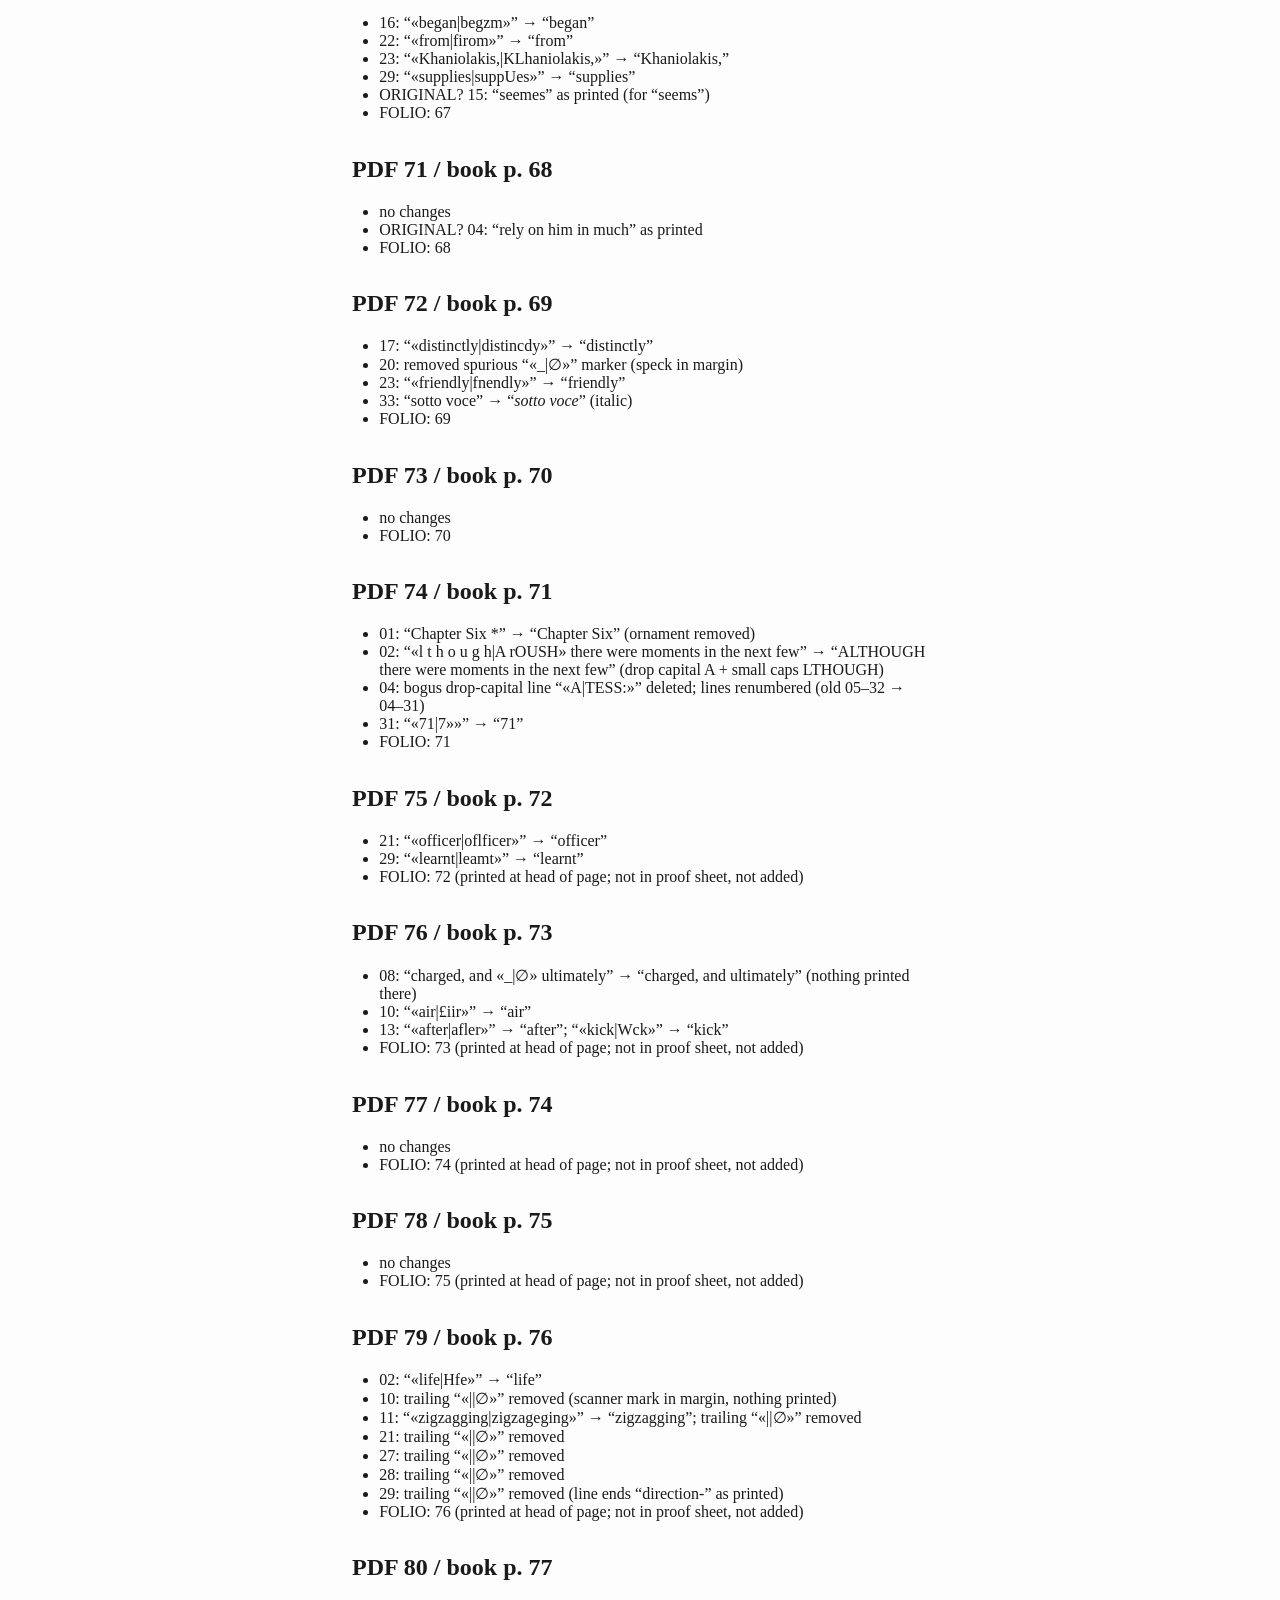
<file: appointment-in-crete/files/corrections.html>
<!DOCTYPE html>
<html xmlns="http://www.w3.org/1999/xhtml" lang="" xml:lang="">
<head>
  <meta charset="utf-8" />
  <meta name="generator" content="pandoc" />
  <meta name="viewport" content="width=device-width, initial-scale=1.0, user-scalable=yes" />
  <title>Corrections log ��� Appointment in Crete</title>
  <style>
    html {
      color: #1a1a1a;
      background-color: #fdfdfd;
    }
    body {
      margin: 0 auto;
      max-width: 36em;
      padding-left: 50px;
      padding-right: 50px;
      padding-top: 50px;
      padding-bottom: 50px;
      hyphens: auto;
      overflow-wrap: break-word;
      text-rendering: optimizeLegibility;
      font-kerning: normal;
    }
    @media (max-width: 600px) {
      body {
        font-size: 0.9em;
        padding: 12px;
      }
      h1 {
        font-size: 1.8em;
      }
    }
    @media print {
      html {
        background-color: white;
      }
      body {
        background-color: transparent;
        color: black;
        font-size: 12pt;
      }
      p, h2, h3 {
        orphans: 3;
        widows: 3;
      }
      h2, h3, h4 {
        page-break-after: avoid;
      }
    }
    p {
      margin: 1em 0;
    }
    a {
      color: #1a1a1a;
    }
    a:visited {
      color: #1a1a1a;
    }
    img {
      max-width: 100%;
    }
    h1, h2, h3, h4, h5, h6 {
      margin-top: 1.4em;
    }
    h5, h6 {
      font-size: 1em;
      font-style: italic;
    }
    h6 {
      font-weight: normal;
    }
    ol, ul {
      padding-left: 1.7em;
      margin-top: 1em;
    }
    li > ol, li > ul {
      margin-top: 0;
    }
    blockquote {
      margin: 1em 0 1em 1.7em;
      padding-left: 1em;
      border-left: 2px solid #e6e6e6;
      color: #606060;
    }
    code {
      font-family: Menlo, Monaco, Consolas, 'Lucida Console', monospace;
      font-size: 85%;
      margin: 0;
      hyphens: manual;
    }
    pre {
      margin: 1em 0;
      overflow: auto;
    }
    pre code {
      padding: 0;
      overflow: visible;
      overflow-wrap: normal;
    }
    .sourceCode {
     background-color: transparent;
     overflow: visible;
    }
    hr {
      background-color: #1a1a1a;
      border: none;
      height: 1px;
      margin: 1em 0;
    }
    table {
      margin: 1em 0;
      border-collapse: collapse;
      width: 100%;
      overflow-x: auto;
      display: block;
      font-variant-numeric: lining-nums tabular-nums;
    }
    table caption {
      margin-bottom: 0.75em;
    }
    tbody {
      margin-top: 0.5em;
      border-top: 1px solid #1a1a1a;
      border-bottom: 1px solid #1a1a1a;
    }
    th {
      border-top: 1px solid #1a1a1a;
      padding: 0.25em 0.5em 0.25em 0.5em;
    }
    td {
      padding: 0.125em 0.5em 0.25em 0.5em;
    }
    header {
      margin-bottom: 4em;
      text-align: center;
    }
    #TOC li {
      list-style: none;
    }
    #TOC ul {
      padding-left: 1.3em;
    }
    #TOC > ul {
      padding-left: 0;
    }
    #TOC a:not(:hover) {
      text-decoration: none;
    }
    code{white-space: pre-wrap;}
    span.smallcaps{font-variant: small-caps;}
    div.columns{display: flex; gap: min(4vw, 1.5em);}
    div.column{flex: auto; overflow-x: auto;}
    div.hanging-indent{margin-left: 1.5em; text-indent: -1.5em;}
    /* The extra [class] is a hack that increases specificity enough to
       override a similar rule in reveal.js */
    ul.task-list[class]{list-style: none;}
    ul.task-list li input[type="checkbox"] {
      font-size: inherit;
      width: 0.8em;
      margin: 0 0.8em 0.2em -1.6em;
      vertical-align: middle;
    }
    .display.math{display: block; text-align: center; margin: 0.5rem auto;}
  </style>
</head>
<body>
<header id="title-block-header">
<h1 class="title">Corrections log ��� Appointment in Crete</h1>
</header>
<h1 id="corrections-log">Corrections log</h1>
<p>Every change made to the OCR text while proofreading against the 600
dpi scans, by page (PDF page / book page). <code>ORIGINAL?</code> marks
apparent misprints in the 1953 printing, reproduced as printed.</p>
<h2
id="apparent-misprints-in-the-original-reproduced-as-printed">Apparent
misprints in the original (reproduced as printed)</h2>
<ul>
<li>p. 19: 33: ORIGINAL? “Sheep steeling” is printed thus (for
“stealing”); reproduced as printed, checked at 400 dpi</li>
<li>p. 22: ORIGINAL? 32: “insistance” is printed thus (for
“insistence”); reproduced as printed</li>
<li>p. 25: ORIGINAL? 12: “guerilla” and “independance” printed thus;
reproduced as printed</li>
<li>p. 25: ORIGINAL? 28: “tatterdemalian” printed thus (for
“tatterdemalion”); reproduced as printed</li>
<li>p. 28: ORIGINAL? 16: “bandero” printed thus; reproduced as
printed</li>
<li>p. 36: ORIGINAL? 32: “everwhere” printed thus (for “everywhere”);
reproduced as printed</li>
<li>p. 39: ORIGINAL? 04: “hot-cloudless afternoon” is printed with a
hyphen; reproduced as printed</li>
<li>p. 46: ORIGINAL? 24: “enought to make me” is printed thus (misprint
for “enough”); reproduced as printed</li>
<li>p. 52: ORIGINAL? 26: “ressembled” is printed thus (misprint for
“resembled”); reproduced as printed</li>
<li>p. 59: ORIGINAL? 04: “proferred” (sic, for “proffered”) as
printed</li>
<li>p. 62: ORIGINAL? 10: “braggadoccio” as printed</li>
<li>p. 62: ORIGINAL? 18–19: “patrio-/rism” as printed (for
“patriotism”)</li>
<li>p. 67: ORIGINAL? 15: “seemes” as printed (for “seems”)</li>
<li>p. 68: ORIGINAL? 04: “rely on him in much” as printed</li>
<li>p. 83: 20: ORIGINAL? “littles ones” is as printed (apparent misprint
for “little ones”); reproduced as printed</li>
<li>p. 84: 07: ORIGINAL? “Letheri.” is as printed (misprint for
“Leftheri.”); reproduced as printed</li>
<li>p. 88: ORIGINAL? 07: “the German, soldier” — comma after German as
printed</li>
<li>p. 93: ORIGINAL? 02: “pigeon-German” (sic, for pidgin) as
printed</li>
<li>p. 100: ORIGINAL? 08: “Anogeia, itself and then” — comma after
Anogeia as printed</li>
<li>p. 108: ORIGINAL? 13: “witner” is printed thus in the original
(misprint for “winter”); reproduced as printed</li>
<li>p. 108: ORIGINAL? 36: “reconnoitering” (American spelling) is
printed thus; reproduced as printed</li>
<li>p. 125: 17: “never be known.” → “never be known,” — ORIGINAL? the
book prints a comma where a full stop is clearly intended (verified at
400 dpi); reproduced as printed</li>
<li>p. 133: 28: ORIGINAL? “Louis Macniece” — the book’s spelling of the
poet’s name (MacNeice); reproduced as printed</li>
<li>p. 134: 33: ORIGINAL? no closing quotation mark after “Mein Gott!”
in the book; reproduced as printed</li>
<li>p. 144: 10: “which one «on|oi»” → “which one of” (the f is a
broken/under-inked sort in the original and prints like “oi”; ORIGINAL?
print defect only, word is clearly “of”)</li>
<li>p. 148: ORIGINAL? 13: “Vasili Konios” printed with one s here,
whereas p150 line 22 has “Vassili Konios”; reproduced as printed</li>
<li>p. 170: 13: ORIGINAL? — ““Mr. Alexis?” They would say,” prints a
capital T in “They” after the closing quote; reproduced as printed</li>
<li>p. 178: ORIGINAL? 25: “pigeon Greek” printed thus (for pidgin);
reproduced as printed</li>
<li>p. 211: 10: ORIGINAL? “Sir Arthur Evan’s” printed thus (for
Evans’s); reproduced as printed</li>
<li>p. 214: 06: ORIGINAL? line is very tightly set (“Mamakos,who, a
fewmonths”); normal word spacing reproduced. The accountant is named
“Christophoros Mamakos” here but called “Niko” in lines 17 and 21:
author’s inconsistency, reproduced as printed</li>
<li>p. 223: 27: ORIGINAL? “in two and threes” printed thus (for “twos
and threes”); reproduced as printed</li>
<li>p. 233: ORIGINAL? 17: printed with no space between “words” and the
opening quote: words“Well Come”. — reproduced as printed</li>
<li>p. 236: ORIGINAL? 30: “Self.” followed by full stop where every
other speaker label on pp. 236-237 uses a colon — reproduced as
printed</li>
</ul>
<h2 id="pdf-6-book-p.-3">PDF 6 / book p. 3</h2>
<ul>
<li>03: “T H E S T O R Y O F A” → “<em>THE STORY OF A</em>”
(letter-spaced italic caps; ¶ tag removed, line is centred not
indented)</li>
<li>04: “BRITISH AGEN T” → “<em>BRITISH AGENT</em>” (italic; ¶ tag
removed)</li>
<li>05: “by” → “<em>by</em>” (italic)</li>
<li>06: “A, M. Rendel” → “<em>A. M. Rendel</em>” (comma was a misread
full stop; italic)</li>
<li>07: “LONDON” → “<em>LONDON</em>” (italic small caps)</li>
<li>08: “A L L A N W IN G A T E” → “ALLAN WINGATE” (letter-spaced roman
caps)</li>
<li>09: “«/j? Beauchamp Place^ S. W.3|12 Bequchamp Place, S.W.3»” →
“<em>12 Beauchamp Place, S.W.3</em>” (italic, old-style figures)</li>
<li>NOTE: title page, all lines centred; no folio.</li>
</ul>
<h2 id="pdf-7-book-p.-4">PDF 7 / book p. 4</h2>
<ul>
<li>01: “First published 1953 «by|hy»” → “<em>First published 1953
by</em>” (whole page is set in italic)</li>
<li>02: “ALLAN WINGATE {Publishers) LTD.” → “<em>ALLAN WINGATE
(Publishers) LTD.</em>”</li>
<li>03: “12 Beauchamp Place, «London, S.W.3|London^ S.W.$»” → “<em>12
Beauchamp Place, London, S.W.3</em>” (¶ tag removed, centred line)</li>
<li>04: “Made and Printed in Great Britain” → “<em>Made and Printed in
Great Britain</em>” (¶ tag removed, centred line)</li>
<li>05: “by Page Bros. (Norwich) «Lid.|Ltd.»” → “<em>by Page
Bros. (Norwich) Ltd.</em>”</li>
<li>06: “Mile Cross Lane, Norwich” → “<em>Mile Cross Lane,
Norwich</em>”</li>
<li>07: “All Rights Reserved” → “<em>All Rights Reserved</em>”</li>
<li>NOTE: copyright page, all lines centred and italic; no folio.</li>
</ul>
<h2 id="pdf-8-book-p.-5">PDF 8 / book p. 5</h2>
<ul>
<li>01: “C O N T E N T S” → “CONTENTS” (letter-spaced roman caps,
centred)</li>
<li>02: “PAGE” → “<em>PAGE</em>” (italic small caps, ranged right over
the page-number column)</li>
<li>03–34: all «…|TESS:…» markers resolved to the chapter name / page
number</li>
<li>STRUCTURE: proof sheet had line 27 “169” before line 28 “Chapter
Thirteen”; reordered so that each chapter name is followed by its page
number (Chapter Thirteen 169). Each printed row of the contents table is
one chapter name (italic, left) plus its page number (old-style figures,
right); the sheet’s convention of two entries per row has been kept. All
page numbers checked against the image: 7, 17, 29, 40, 48, 71, 81, 95,
115, 130, 143, 154, 169, 187, 205, 230.</li>
<li>NOTE: no folio.</li>
</ul>
<h2 id="pdf-9-book-p.-6">PDF 9 / book p. 6</h2>
<ul>
<li>02: “M Y WIFE” → “MY WIFE” (letter-spaced caps)</li>
<li>NOTE: dedication, both lines centred; no folio.</li>
</ul>
<h2 id="pdf-10-book-p.-7">PDF 10 / book p. 7</h2>
<ul>
<li>01: “Chapter One *” → “Chapter One” (ornament removed)</li>
<li>02: “«h e|Te» first thing I noticed about Tom Dunbabin, when” → “THE
first thing I noticed about Tom Dunbabin, when” (two-line drop capital T
+ small caps HE)</li>
<li>STRUCTURE: deleted bogus line 04 “«T|TESS:…»” (the drop capital
split off by OCR); old line 05 “«weis that he had grown…»” → “was that
he had grown a long and horrible black mous-” and is now line 04; lines
renumbered (page has 29 entries: heading + 28 text lines).</li>
<li>NOTE: the printer sets a thin space before ? and ! (e.g. “for ?””
line 12); not reproduced as a space, treated as house typography.
Applies throughout the book.</li>
<li>FOLIO: 7 (centred at foot; not in proof sheet)</li>
</ul>
<h2 id="pdf-11-book-p.-8">PDF 11 / book p. 8</h2>
<ul>
<li>no changes</li>
<li>NOTE: “Auberge du Turf” and “Jardin des Gourmets” are set in roman,
not italic.</li>
<li>FOLIO: 8 (top left; not in proof sheet)</li>
</ul>
<h2 id="pdf-12-book-p.-9">PDF 12 / book p. 9</h2>
<ul>
<li>07: “«“IT|“I» don’t know that you can.” → ““I don’t know that you
can.”</li>
<li>20: “very «frightened|fiightened» indeed.” → “very frightened
indeed.”</li>
<li>29: “«“It|“Tt» isn’t Greece actually;” → ““It isn’t Greece
actually;”</li>
<li>35: “«“What are you doing mainly?”|TESS:…»” → ““What are you doing
mainly?”” (TESS extra fragments are scanner noise at the page foot)</li>
<li>FOLIO: 9 (top right; not in proof sheet)</li>
</ul>
<h2 id="pdf-13-book-p.-10">PDF 13 / book p. 10</h2>
<ul>
<li>01: “«IO|lO»” → “10” (folio, old-style figures)</li>
<li>36: “«“IT|“I» never went anywhere without a guide.”” → ““I never
went anywhere without a guide.””</li>
<li>FOLIO: 10 (top left; line 01)</li>
</ul>
<h2 id="pdf-14-book-p.-11">PDF 14 / book p. 11</h2>
<ul>
<li>01: “«IT|II»” → “11” (folio, old-style figures)</li>
<li>02: “«’’And I|“And 1» suppose” → ““And I suppose”</li>
<li>06: “an «Officer,|officer,»” → “an officer,”</li>
<li>23: “much «inclined|incUned» to” → “much inclined to”</li>
<li>24: “They never do.”” → “<em>They</em> never do.”” (They is printed
in italic)</li>
<li>30: “with a «stowl|sdowl» as” → “with a scowl as”</li>
<li>33: “«“IT|“I» don’t like «lice.”|Uce.”»” → ““I don’t like
lice.””</li>
<li>FOLIO: 11 (top right; line 01)</li>
</ul>
<h2 id="pdf-15-book-p.-12">PDF 15 / book p. 12</h2>
<ul>
<li>24: “different «from|firom» the” → “different from the”</li>
<li>FOLIO: 12 (top left; not in proof sheet)</li>
</ul>
<h2 id="pdf-16-book-p.-13">PDF 16 / book p. 13</h2>
<ul>
<li>01: “«wc discussed the life, when at times Tom appeared|TESS:13 / we
discussed…»” → “we discussed the life, when at times Tom appeared” (the
“13” in the TESS variant is the folio, not a text line; no folio line in
the sheet, so none added)</li>
<li>31: “didn’t «surround|surroxmd» an” → “didn’t surround an”</li>
<li>NOTE: line 17 “(Another tug at the moustache).” — full stop is
printed outside the closing bracket, as in the sheet (checked at 400
dpi).</li>
<li>FOLIO: 13 (top right; not in proof sheet)</li>
</ul>
<h2 id="pdf-17-book-p.-14">PDF 17 / book p. 14</h2>
<ul>
<li>11: “expect G.H.Q^. to be much” → “expect G.H.Q. to be much” (the
“^” was the tail of the Q)</li>
<li>NOTE: “Leigh-Fermor” is hyphenated as printed (line 27).</li>
<li>FOLIO: 14 (top left; not in proof sheet)</li>
</ul>
<h2 id="pdf-18-book-p.-15">PDF 18 / book p. 15</h2>
<ul>
<li>13: “true, «learnt|leamt» of” → “true, learnt of”</li>
<li>NOTE: “connexion” (line 11) is the author’s spelling as
printed.</li>
<li>FOLIO: 15 (top right; not in proof sheet)</li>
</ul>
<h2 id="pdf-19-book-p.-16">PDF 19 / book p. 16</h2>
<ul>
<li>no changes</li>
<li>NOTE: end of Chapter One; rest of page blank.</li>
<li>FOLIO: 16 (top left; not in proof sheet)</li>
</ul>
<h2 id="pdf-20-book-p.-17">PDF 20 / book p. 17</h2>
<ul>
<li>01: “Chapter Two «a,|«»” → “Chapter Two” (ornament removed)</li>
<li>02: “«“TL BE|h e» following weeks were spent in determined efforts”
→ “THE following weeks were spent in determined efforts” (two-line drop
capital T + small caps HE)</li>
<li>STRUCTURE: deleted bogus line 04 “«T|TESS:…»” (drop capital split
off by OCR).</li>
<li>old 05 → 04: “Headquarters known as M.O 4. As a first step I
composed” → “Headquarters known as M.O.4. As a first step I
composed”</li>
<li>old 07 → 06: “my great «suitability|suitabihty»” → “my great
suitability”</li>
<li>old 16 → 15: “a document proving «©|∅»” → “a document proving”
(stray mark was scanner noise)</li>
<li>old 17 → 16: “«forcefully—lI|forcefiilly—I» like to think” →
“forcefully—I like to think”</li>
<li>STRUCTURE: old lines 20–24 (“and” / “toughened,” / “practically” /
“Greek-speaking,” / “officer,”) are one widely-spaced printed line;
merged into new line 19 “and toughened, practically Greek-speaking,
officer,”.</li>
<li>old 31 → 26: “artillery «command|conunand» would” → “artillery
command would”</li>
<li>old 36 → 31: “«8—A.I.C,|2—A.1.C, 7»” → “2—A.I.C.” (signature mark,
bottom left; the “7” was part of the folio 17)</li>
<li>Page renumbered: 31 entries (heading + 29 text lines + signature
mark).</li>
<li>FOLIO: 17 (centred at foot; not a separate line in the proof
sheet)</li>
</ul>
<h2 id="pdf-21-book-p.-18">PDF 21 / book p. 18</h2>
<ul>
<li>03: “I «learnt|leamt» the routine of my section of «M.O.4|M.0,4»
which was” → “I learnt the routine of my section of M.O.4 which
was”</li>
<li>05: “This was a «lively|Uvely» change” → “This was a lively
change”</li>
<li>15: “would «mostly|mostiy» be useful” → “would mostly be
useful”</li>
<li>29: “like a «fox-terrier|W-terrier» quivering” → “like a fox-terrier
quivering”</li>
<li>FOLIO: 18 (top left; not in proof sheet)</li>
</ul>
<h2 id="pdf-22-book-p.-19">PDF 22 / book p. 19</h2>
<ul>
<li>18: “and also had. to help fit out anyone” → “and also had to help
fit out anyone” (the dot after “had” is a tiny ink speck below the size
of a full stop, checked at 400 dpi; UNSURE — the sense requires “had
to”)</li>
<li>19–23, 26, 28, 30–32: “«||∅»”, “«,|∅»”, “«;|∅»”, “«“|∅»” prefixes
removed — they are show-through letters from the facing page in the left
margin, not printed text</li>
<li>33: ORIGINAL? “Sheep steeling” is printed thus (for “stealing”);
reproduced as printed, checked at 400 dpi</li>
<li>35: “or three «centuries|^enturies» ago” → “or three centuries
ago”</li>
<li>FOLIO: 19 (top right; not in proof sheet)</li>
</ul>
<h2 id="pdf-23-book-p.-20">PDF 23 / book p. 20</h2>
<ul>
<li>02: “and eager to «learn|leam» anything, whether it was the
mechanism” → “and eager to learn anything, whether it was the
mechanism”</li>
<li>13: “the «Canea|Ganea» and Rethymno districts. He was always” → “the
Canea and Rethymno districts. He was always”</li>
<li>28: “telegram, “What about the salad dressing?”” → “telegram, “What
about the salad dressing ?””</li>
<li>28: “dressing?”” → “dressing ?”” (printed with a visible space
before the question mark; flagged for typesetter)</li>
<li>FOLIO: 20</li>
</ul>
<h2 id="pdf-24-book-p.-21">PDF 24 / book p. 21</h2>
<ul>
<li>01: “«local diet that anything in the nature of a “treat”
just|TESS:21 / local diet that anything in the nature of a “’treat’’
just»” → “local diet that anything in the nature of a “treat” just”</li>
<li>04: “When we reached «Derna,|Dema,» we had to wait about three” →
“When we reached Derna, we had to wait about three”</li>
<li>14: “crouching «mostly|mostiy» near the wheelhouse, each with a” →
“crouching mostly near the wheelhouse, each with a”</li>
<li>27: “sighted it, beat a retreat to «Derna|Dema» with undignified
haste.” → “sighted it, beat a retreat to Derna with undignified
haste.”</li>
<li>FOLIO: 21</li>
</ul>
<h2 id="pdf-25-book-p.-22">PDF 25 / book p. 22</h2>
<ul>
<li>10: “you could dream of. «||∅»” → “you could dream of.”</li>
<li>13: “along the horizon, and before the light failed. Bob Young” →
“along the horizon, and before the light failed, Bob Young”</li>
<li>ORIGINAL? 32: “insistance” is printed thus (for “insistence”);
reproduced as printed</li>
<li>FOLIO: 22</li>
</ul>
<h2 id="pdf-26-book-p.-23">PDF 26 / book p. 23</h2>
<ul>
<li>35: “knowledge that I was about to put off” in a dinghy with” →
“knowledge that I was about to put off in a dinghy with”</li>
<li>FOLIO: 23</li>
</ul>
<h2 id="pdf-27-book-p.-24">PDF 27 / book p. 24</h2>
<ul>
<li>12: “just «I|1» a.m. Bob Young had made his landfall dead right.” →
“just 1 a.m. Bob Young had made his landfall dead right.”</li>
<li>12: old-style figure “1” in “1 a.m.” (OCR read it as “I”)</li>
<li>FOLIO: 24</li>
</ul>
<h2 id="pdf-28-book-p.-25">PDF 28 / book p. 25</h2>
<ul>
<li>35: “install a communist «regime.|régime.»” → “install a communist
régime.”</li>
<li>ORIGINAL? 12: “guerilla” and “independance” printed thus; reproduced
as printed</li>
<li>ORIGINAL? 28: “tatterdemalian” printed thus (for “tatterdemalion”);
reproduced as printed</li>
<li>FOLIO: 25</li>
</ul>
<h2 id="pdf-29-book-p.-26">PDF 29 / book p. 26</h2>
<ul>
<li>12: “began «towirig|towiiig» the ship’s boat backwards and forwards”
→ “began towing the ship’s boat backwards and forwards”</li>
<li>30: “again about «lo|10» p.m. before our arrival that night two” →
“again about 10 p.m. before our arrival that night two”</li>
<li>12: “towirig” is a damaged “n” in the printing of “towing” (zoom
checked); transcribed as “towing”</li>
<li>FOLIO: 26</li>
</ul>
<h2 id="pdf-30-book-p.-27">PDF 30 / book p. 27</h2>
<ul>
<li>12: “seriously perturbed him. I suspect that that evening he,” →
“seriously perturbed him. I suspect that that evening he”</li>
<li>13: “«was|v^as» wondering what sort of an ass it was who had come” →
“was wondering what sort of an ass it was who had come”</li>
<li>19: “«detail|det£iil» that often went wrong. I went back to the
boat,” → “detail that often went wrong. I went back to the boat,”</li>
<li>28: “«! officers|oflicers» on board. Two of the three were bedding
down” → “officers on board. Two of the three were bedding down”</li>
<li>29: “«.|∅» to get what sleep they could. They knew that next” → “to
get what sleep they could. They knew that next”</li>
<li>30: “«:|∅» morning was for the boat the real zero hour. I thought
of” → “morning was for the boat the real zero hour. I thought of”</li>
<li>33: “«;|∅» lie down. The next day was to be a long one. I remember”
→ “lie down. The next day was to be a long one. I remember”</li>
<li>35: “«:|∅» recollecting the «light|Kght» in the cave and on the
water, and” → “recollecting the light in the cave and on the water,
and”</li>
<li>12: “he,” → “he” (mark after “he” is a speck, not a comma; zoom
checked)</li>
<li>stray marginal characters (!, ., :, ;) in lines 28–35 were
show-through from the facing page, removed</li>
<li>FOLIO: 27</li>
</ul>
<h2 id="pdf-31-book-p.-28">PDF 31 / book p. 28</h2>
<ul>
<li>02: “again of George and Perkins—George «chuckling|chuckhng» as he”
→ “again of George and Perkins—George chuckling as he”</li>
<li>ORIGINAL? 16: “bandero” printed thus; reproduced as printed</li>
<li>FOLIO: 28</li>
</ul>
<h2 id="pdf-32-book-p.-29">PDF 32 / book p. 29</h2>
<ul>
<li>01: “Chapter Three «s|ss.»” → “Chapter Three” (ornament
removed)</li>
<li>02: “«h r e e|“P BREE» or four hours later, with a feeling like
lifting” → “THREE or four hours later, with a feeling like lifting”
(drop capital T + small caps HREE)</li>
<li>04: bogus one-letter line “T” (the split-off drop capital) deleted;
following lines renumbered 04→35</li>
<li>05→04: “sleep, with a feeUng that something was wrong. Some-” →
“sleep, with a feeling that something was wrong. Some-”</li>
<li>structural: page now has 35 entries (was 36); printed folio 29 at
foot of page is not in the proof sheet</li>
<li>FOLIO: 29</li>
</ul>
<h2 id="pdf-33-book-p.-30">PDF 33 / book p. 30</h2>
<ul>
<li>24: “«;|∅» come in down the sun, which had now risen, but was not” →
“come in down the sun, which had now risen, but was not”</li>
<li>25: “yet high above the water. It «1s|is» of course difficult to
aim” → “yet high above the water. It is of course difficult to aim”</li>
<li>FOLIO: 30</li>
</ul>
<h2 id="pdf-34-book-p.-31">PDF 34 / book p. 31</h2>
<ul>
<li>06: “unless you are driven crazy with shelling, I should say «||∅»”
→ “unless you are driven crazy with shelling, I should say”</li>
<li>10: “«On|Qn» this occasion at any rate the instinct of self-” → “On
this occasion at any rate the instinct of self-”</li>
<li>19: “I would have to judge «from|firom» the flight of the tracer
bullets;” → “I would have to judge from the flight of the tracer
bullets;”</li>
<li>28: “«guns,|gims,» and there must have been three or four Lewis or”
→ “guns, and there must have been three or four Lewis or”</li>
<li>29: “«light|Ught» machine guns on board in addition. The full
comple-” → “light machine guns on board in addition. The full
comple-”</li>
<li>33: “«other runs the boat had to bring back fifty or sixty
Greek|TESS:) other runs the boat had to bring back fifty or sixty Greek
/ refugees or recruits for the Greek forces in the Middle / 3 East. It
would have been impossible to keep or even house / |»” → “other runs the
boat had to bring back fifty or sixty Greek”</li>
<li>34: “«refiigees or recruits for the Greek forces in the
Middle|TESS:) other runs the boat had to bring back fifty or sixty Greek
/ refugees or recruits for the Greek forces in the Middle / 3 East. It
would have been impossible to keep or even house / |»” → “refugees or
recruits for the Greek forces in the Middle”</li>
<li>35: “«East. It would have been impossible to keep or even
house|TESS:) other runs the boat had to bring back fifty or sixty Greek
/ refugees or recruits for the Greek forces in the Middle / 3 East. It
would have been impossible to keep or even house / |»” → “East. It would
have been impossible to keep or even house”</li>
<li>FOLIO: 31</li>
</ul>
<h2 id="pdf-35-book-p.-32">PDF 35 / book p. 32</h2>
<ul>
<li>12: “There is, too, a great temptation to fire too soon «if|1f» much
of” → “There is, too, a great temptation to fire too soon if much
of”</li>
<li>17: “«from|fi’om» the «stern|stem» gun go sailing off towards the
plane. It” → “from the stern gun go sailing off towards the plane.
It”</li>
<li>28: “which masked my body as the plane came on, and «from|fi-om»” →
“which masked my body as the plane came on, and from”</li>
<li>30: “target, and aimed carefully and well in «front.|firont.» Then
I” → “target, and aimed carefully and well in front. Then I”</li>
<li>33: “but I knew «from|firom» the weight of the magazine that it
was.” → “but I knew from the weight of the magazine that it was.”</li>
<li>FOLIO: 32</li>
</ul>
<h2 id="pdf-36-book-p.-33">PDF 36 / book p. 33</h2>
<ul>
<li>25: “«||∅» that I did not take part in the firing and bring down a
plane.” → “that I did not take part in the firing and bring down a
plane.”</li>
<li>26: “«7|∅» The planes were back again, though this time I don’t” →
“The planes were back again, though this time I don’t”</li>
<li>27: “«||∅» think they came so close. I cowered in front of the
wheel-” → “think they came so close. I cowered in front of the
wheel-”</li>
<li>29: “«||∅» an enraged threat than because I felt it could do any” →
“an enraged threat than because I felt it could do any”</li>
<li>30: “«||∅» good, and heard again only the miserable click of the” →
“good, and heard again only the miserable click of the”</li>
<li>32: “«||∅» During the second run one of the planes turned across” →
“During the second run one of the planes turned across”</li>
<li>33: “«}|∅» our bows with its rear guns firing at the forward gun
near” → “our bows with its rear guns firing at the forward gun
near”</li>
<li>34: “«d|∅» myself. It shot low and I saw the line of splashes
scudding” → “myself. It shot low and I saw the line of splashes
scudding”</li>
<li>35: “«j|∅» over the water towards us. That part of the burst, which”
→ “over the water towards us. That part of the burst, which”</li>
<li>36: “«3 -A.I.C.|3—A.1.C.»” → “3—A.I.C.”</li>
<li>stray marginal characters (7, }, d, j) in lines 26–35 were
show-through, removed</li>
<li>FOLIO: 33</li>
</ul>
<h2 id="pdf-37-book-p.-34">PDF 37 / book p. 34</h2>
<ul>
<li>01: “«was going to hit the ship, seemed on a Une that would
pass|TESS:34 / was going to hit the ship, seemed on a line that would
pass»” → “was going to hit the ship, seemed on a line that would
pass”</li>
<li>09: “the depths of an armchair with my «wife|wile» sewing quietly
at” → “the depths of an armchair with my wife sewing quietly at”</li>
<li>32: tag “” → “¶”; “^ It was only as they flew off that I began to
realise what” → “It was only as they flew off that I began to realise
what”</li>
<li>32: stray “^” (marginal mark) removed; line is indented as a new
paragraph, ¶ added</li>
<li>FOLIO: 34</li>
</ul>
<h2 id="pdf-38-book-p.-35">PDF 38 / book p. 35</h2>
<ul>
<li>27: “«:|∅» When he had had a morphia tablet, I remember feeling” →
“When he had had a morphia tablet, I remember feeling”</li>
<li>28: “«;|∅» that I just must lift the lower part of the foot into
place” → “that I just must lift the lower part of the foot into
place”</li>
<li>29: “«||∅» in the hope that somehow it could be set together, and” →
“in the hope that somehow it could be set together, and”</li>
<li>33: “«f|∅» overborne on such occasions by the obvious need to act.”
→ “overborne on such occasions by the obvious need to act.”</li>
<li>34: “«p|∅» At any rate, with one of the crew, I managed to hold the”
→ “At any rate, with one of the crew, I managed to hold the”</li>
<li>35: “«d|∅» foot in place and get emergency dressings round it, and”
→ “foot in place and get emergency dressings round it, and”</li>
<li>stray marginal characters (:, ;, f, p, d) in lines 27–35 were
show-through, removed</li>
<li>FOLIO: 35</li>
</ul>
<h2 id="pdf-39-book-p.-36">PDF 39 / book p. 36</h2>
<ul>
<li>01: “«then he seemed—cither because exhausted with the pain|TESS:36
/ then he seemed—either because exhausted with the pain»” → “then he
seemed—either because exhausted with the pain”</li>
<li>27: “gangway and «I remember|[remember» skidding about on it and
having” → “gangway and I remember skidding about on it and having”</li>
<li>28: “to grasp the rail. The old «cliche|cliché» about the deck
slippery” → “to grasp the rail. The old cliché about the deck
slippery”</li>
<li>ORIGINAL? 32: “everwhere” printed thus (for “everywhere”);
reproduced as printed</li>
<li>FOLIO: 36</li>
</ul>
<h2 id="pdf-40-book-p.-37">PDF 40 / book p. 37</h2>
<ul>
<li>FOLIO: 37</li>
<li>05: “«from|fi-om»” → “from”</li>
<li>11: “«1t|it»” → “it”</li>
<li>32: removed “«||∅»” marker</li>
<li>33: removed “«:|∅»” marker; “possibles” )” → “possibles”)” (no space
before closing parenthesis in print)</li>
<li>34: removed “«||∅»” marker; “mé” → “me” (speck on scan)</li>
<li>35: removed “«||∅»” marker</li>
</ul>
<h2 id="pdf-41-book-p.-38">PDF 41 / book p. 38</h2>
<ul>
<li>no changes</li>
<li>FOLIO: 38</li>
</ul>
<h2 id="pdf-42-book-p.-39">PDF 42 / book p. 39</h2>
<ul>
<li>FOLIO: 39</li>
<li>05: “«for|fpr»” → “for”</li>
<li>ORIGINAL? 04: “hot-cloudless afternoon” is printed with a hyphen;
reproduced as printed</li>
</ul>
<h2 id="pdf-43-book-p.-40">PDF 43 / book p. 40</h2>
<ul>
<li>FOLIO: 40</li>
<li>01: “Chapter Four «ik|∅»” → “Chapter Four” (ornament removed)</li>
<li>02: “«o r|Fe*» the next few weeks” → “FOR the next few weeks” (drop
capital F + small caps OR)</li>
<li>03: removed ¶ tag (continuation line beside the drop capital, not a
new paragraph)</li>
<li>04: deleted bogus drop-capital line “«F|TESS:»”; subsequent lines
renumbered 04–30 (was 05–31)</li>
</ul>
<h2 id="pdf-44-book-p.-41">PDF 44 / book p. 41</h2>
<ul>
<li>FOLIO: 41</li>
<li>28: “«Jumping|jumping»” → “jumping”</li>
</ul>
<h2 id="pdf-45-book-p.-42">PDF 45 / book p. 42</h2>
<ul>
<li>FOLIO: 42</li>
<li>06: “o f us” → “of us” (scan flaw split the word)</li>
<li>09: “«pair,|parr,»” → “pair,”</li>
</ul>
<h2 id="pdf-46-book-p.-43">PDF 46 / book p. 43</h2>
<ul>
<li>no changes</li>
<li>FOLIO: 43</li>
</ul>
<h2 id="pdf-47-book-p.-44">PDF 47 / book p. 44</h2>
<ul>
<li>no changes</li>
<li>FOLIO: 44</li>
</ul>
<h2 id="pdf-48-book-p.-45">PDF 48 / book p. 45</h2>
<ul>
<li>no changes</li>
<li>FOLIO: 45</li>
</ul>
<h2 id="pdf-49-book-p.-46">PDF 49 / book p. 46</h2>
<ul>
<li>FOLIO: 46</li>
<li>04: “«little|Uttle»” → “little”</li>
<li>ORIGINAL? 24: “enought to make me” is printed thus (misprint for
“enough”); reproduced as printed</li>
</ul>
<h2 id="pdf-50-book-p.-47">PDF 50 / book p. 47</h2>
<ul>
<li>no changes</li>
<li>FOLIO: 47</li>
</ul>
<h2 id="pdf-51-book-p.-48">PDF 51 / book p. 48</h2>
<ul>
<li>FOLIO: 48</li>
<li>01: “Chapter Five *” → “Chapter Five” (ornament removed)</li>
<li>02: “«HEN|weer» I got back” → “WHEN I got back” (drop capital W +
small caps HEN); added ¶ tag (first line of chapter paragraph)</li>
<li>04: deleted bogus drop-capital line “«W|TESS:»”; subsequent lines
renumbered 04–30 (was 05–31)</li>
<li>12 (was 13): “«i8,|18,»” → “18,”</li>
</ul>
<h2 id="pdf-52-book-p.-49">PDF 52 / book p. 49</h2>
<ul>
<li>FOLIO: 49</li>
<li>02: “«he|Jhe»” → “he”</li>
<li>07: “«was|wa^»” → “was”</li>
<li>08: “«Ierapetra.|lerapetra.»” → “Ierapetra.”</li>
<li>21–24, 28–35: removed “«x|∅»” marginal-speck markers (nothing
printed there)</li>
<li>36: “«4—A.I1.C.|4—A.I.C.»” → “4—A.I.C.” (signature mark)</li>
</ul>
<h2 id="pdf-53-book-p.-50">PDF 53 / book p. 50</h2>
<ul>
<li>FOLIO: 50</li>
<li>05: “Alamein, Once,” → “Alamein. Once,” (full stop in print)</li>
<li>32: “en passant” → “<em>en passant</em>” (italic)</li>
<li>35: removed “«th|∅»” marker at line end</li>
<li>36: “«the|e»” → “the” — STRUCTURE: the final word “the” of line 35
is printed as a turnover on a separate short line, set flush right below
line 35; kept as its own entry 36 as printed</li>
</ul>
<h2 id="pdf-54-book-p.-51">PDF 54 / book p. 51</h2>
<ul>
<li>FOLIO: 51</li>
<li>19–22, 24, 26–34: removed “«x|∅»” marginal-speck markers (nothing
printed there)</li>
</ul>
<h2 id="pdf-55-book-p.-52">PDF 55 / book p. 52</h2>
<ul>
<li>FOLIO: 52</li>
<li>12: “O f the four” → “Of the four” (scan flaw split the word)</li>
<li>ORIGINAL? 26: “ressembled” is printed thus (misprint for
“resembled”); reproduced as printed</li>
<li>Note 27: “palais de danse” is set in roman in the print, not
italic</li>
</ul>
<h2 id="pdf-56-book-p.-53">PDF 56 / book p. 53</h2>
<ul>
<li>FOLIO: 53</li>
<li>16: “«off.|oflf.»” → “off.”</li>
<li>18: “their commander. General Carta,” → “their commander, General
Carta,” (comma in print)</li>
<li>25, 27, 28, 35: removed “«x|∅»” marginal-speck markers (nothing
printed there)</li>
</ul>
<h2 id="pdf-57-book-p.-54">PDF 57 / book p. 54</h2>
<ul>
<li>18: “«attaché|attache»” → “attaché”</li>
<li>30: “«attaché|attach^»” → “attaché”</li>
<li>FOLIO: 54</li>
</ul>
<h2 id="pdf-58-book-p.-55">PDF 58 / book p. 55</h2>
<ul>
<li>33: “«glimmering|gUmmering»” → “glimmering”</li>
<li>35: removed spurious “«||∅»” marker at line start</li>
<li>FOLIO: 55</li>
</ul>
<h2 id="pdf-59-book-p.-56">PDF 59 / book p. 56</h2>
<ul>
<li>34: “had^said” → “had said” (speck on scan)</li>
<li>35: “with^any” → “with any” (speck on scan)</li>
<li>FOLIO: 56</li>
</ul>
<h2 id="pdf-60-book-p.-57">PDF 60 / book p. 57</h2>
<ul>
<li>25: “«Later|Eater»” → “Later”</li>
<li>29: “«below—we|below—vre»” → “below—we”</li>
<li>FOLIO: 57</li>
</ul>
<h2 id="pdf-61-book-p.-58">PDF 61 / book p. 58</h2>
<ul>
<li>no changes</li>
<li>FOLIO: 58</li>
</ul>
<h2 id="pdf-62-book-p.-59">PDF 62 / book p. 59</h2>
<ul>
<li>18: “«from|firom»” → “from”</li>
<li>22: “«from|firom»” → “from”</li>
<li>25: “«telling|telUng»” → “telling”</li>
<li>ORIGINAL? 04: “proferred” (sic, for “proffered”) as printed</li>
<li>NOTE 13: “khorta” is set in roman, not italic</li>
<li>FOLIO: 59</li>
</ul>
<h2 id="pdf-63-book-p.-60">PDF 63 / book p. 60</h2>
<ul>
<li>01: “«6o|60»” → “60” (folio line; ¶ tag removed)</li>
<li>02: ¶ tag removed (not a paragraph opening)</li>
<li>03: ¶ tag removed (not a paragraph opening)</li>
<li>04: ¶ tag removed (not a paragraph opening)</li>
<li>05: ¶ tag removed (not a paragraph opening)</li>
<li>06: ¶ tag removed (not a paragraph opening)</li>
<li>07: ¶ tag removed (not a paragraph opening)</li>
<li>08: ¶ tag removed (not a paragraph opening)</li>
<li>09: ¶ tag removed (not a paragraph opening)</li>
<li>10: ¶ tag removed (not a paragraph opening)</li>
<li>11: “• to obtain.” → “to obtain.” (speck in margin)</li>
<li>21: “«went.’he|went. The»” → “went. The”</li>
<li>FOLIO: 60</li>
</ul>
<h2 id="pdf-64-book-p.-61">PDF 64 / book p. 61</h2>
<ul>
<li>23: “«scornful|scornfiil»” → “scornful”</li>
<li>FOLIO: 61</li>
</ul>
<h2 id="pdf-65-book-p.-62">PDF 65 / book p. 62</h2>
<ul>
<li>01: “«6z|62»” → “62” (folio line; ¶ tag removed)</li>
<li>02: ¶ tag removed (not a paragraph opening)</li>
<li>03: ¶ tag removed (not a paragraph opening)</li>
<li>04: ¶ tag removed (not a paragraph opening)</li>
<li>05: ¶ tag removed (not a paragraph opening)</li>
<li>06: ¶ tag removed (not a paragraph opening)</li>
<li>16: “pseudonym. Mentor.” → “pseudonym, Mentor.”</li>
<li>ORIGINAL? 10: “braggadoccio” as printed</li>
<li>ORIGINAL? 18–19: “patrio-/rism” as printed (for “patriotism”)</li>
<li>NOTE 15: “Tartarin de Tarascon” and 16 “Mentor” set in roman</li>
<li>FOLIO: 62</li>
</ul>
<h2 id="pdf-66-book-p.-63">PDF 66 / book p. 63</h2>
<ul>
<li>01: TESS split marker resolved → “have an educated Italian with me
although we could only” (“ahhough” → “although”)</li>
<li>02: TESS marker resolved → “converse in stumbling French, but his
presence was at”</li>
<li>22: “«bushes|hushes»” → “bushes”</li>
<li>FOLIO: 63</li>
</ul>
<h2 id="pdf-67-book-p.-64">PDF 67 / book p. 64</h2>
<ul>
<li>07: “«Italian|ItaUan»” → “Italian”</li>
<li>14: “«feeling|feeUng»” → “feeling”</li>
<li>22: “«moonlight|moonhght»” → “moonlight”</li>
<li>FOLIO: 64</li>
</ul>
<h2 id="pdf-68-book-p.-65">PDF 68 / book p. 65</h2>
<ul>
<li>35: “«neighbourhood|nei^bourhood»” → “neighbourhood”</li>
<li>36: “«5—A.I.C.|5—A.LC.»” → “5—A.I.C.” (signature mark)</li>
<li>FOLIO: 65</li>
</ul>
<h2 id="pdf-69-book-p.-66">PDF 69 / book p. 66</h2>
<ul>
<li>no changes</li>
<li>NOTE 32: “spitaki” set in roman</li>
<li>FOLIO: 66</li>
</ul>
<h2 id="pdf-70-book-p.-67">PDF 70 / book p. 67</h2>
<ul>
<li>16: “«began|begzm»” → “began”</li>
<li>22: “«from|firom»” → “from”</li>
<li>23: “«Khaniolakis,|KLhaniolakis,»” → “Khaniolakis,”</li>
<li>29: “«supplies|suppUes»” → “supplies”</li>
<li>ORIGINAL? 15: “seemes” as printed (for “seems”)</li>
<li>FOLIO: 67</li>
</ul>
<h2 id="pdf-71-book-p.-68">PDF 71 / book p. 68</h2>
<ul>
<li>no changes</li>
<li>ORIGINAL? 04: “rely on him in much” as printed</li>
<li>FOLIO: 68</li>
</ul>
<h2 id="pdf-72-book-p.-69">PDF 72 / book p. 69</h2>
<ul>
<li>17: “«distinctly|distincdy»” → “distinctly”</li>
<li>20: removed spurious “«_|∅»” marker (speck in margin)</li>
<li>23: “«friendly|fnendly»” → “friendly”</li>
<li>33: “sotto voce” → “<em>sotto voce</em>” (italic)</li>
<li>FOLIO: 69</li>
</ul>
<h2 id="pdf-73-book-p.-70">PDF 73 / book p. 70</h2>
<ul>
<li>no changes</li>
<li>FOLIO: 70</li>
</ul>
<h2 id="pdf-74-book-p.-71">PDF 74 / book p. 71</h2>
<ul>
<li>01: “Chapter Six *” → “Chapter Six” (ornament removed)</li>
<li>02: “«l t h o u g h|A rOUSH» there were moments in the next few” →
“ALTHOUGH there were moments in the next few” (drop capital A + small
caps LTHOUGH)</li>
<li>04: bogus drop-capital line “«A|TESS:»” deleted; lines renumbered
(old 05–32 → 04–31)</li>
<li>31: “«71|7»»” → “71”</li>
<li>FOLIO: 71</li>
</ul>
<h2 id="pdf-75-book-p.-72">PDF 75 / book p. 72</h2>
<ul>
<li>21: “«officer|oflficer»” → “officer”</li>
<li>29: “«learnt|leamt»” → “learnt”</li>
<li>FOLIO: 72 (printed at head of page; not in proof sheet, not
added)</li>
</ul>
<h2 id="pdf-76-book-p.-73">PDF 76 / book p. 73</h2>
<ul>
<li>08: “charged, and «_|∅» ultimately” → “charged, and ultimately”
(nothing printed there)</li>
<li>10: “«air|£iir»” → “air”</li>
<li>13: “«after|afler»” → “after”; “«kick|Wck»” → “kick”</li>
<li>FOLIO: 73 (printed at head of page; not in proof sheet, not
added)</li>
</ul>
<h2 id="pdf-77-book-p.-74">PDF 77 / book p. 74</h2>
<ul>
<li>no changes</li>
<li>FOLIO: 74 (printed at head of page; not in proof sheet, not
added)</li>
</ul>
<h2 id="pdf-78-book-p.-75">PDF 78 / book p. 75</h2>
<ul>
<li>no changes</li>
<li>FOLIO: 75 (printed at head of page; not in proof sheet, not
added)</li>
</ul>
<h2 id="pdf-79-book-p.-76">PDF 79 / book p. 76</h2>
<ul>
<li>02: “«life|Hfe»” → “life”</li>
<li>10: trailing “«||∅»” removed (scanner mark in margin, nothing
printed)</li>
<li>11: “«zigzagging|zigzageging»” → “zigzagging”; trailing “«||∅»”
removed</li>
<li>21: trailing “«||∅»” removed</li>
<li>27: trailing “«||∅»” removed</li>
<li>28: trailing “«||∅»” removed</li>
<li>29: trailing “«||∅»” removed (line ends “direction-” as
printed)</li>
<li>FOLIO: 76 (printed at head of page; not in proof sheet, not
added)</li>
</ul>
<h2 id="pdf-80-book-p.-77">PDF 80 / book p. 77</h2>
<ul>
<li>01: “«distressingly nervy. O f course he knew every stone
and|TESS:77 / distressingly nervy. Of course …»” → “distressingly nervy.
Of course he knew every stone and” (folio 77 is a separate printed line,
not in proof sheet, not added)</li>
<li>19: “«little|Uttle»” → “little”</li>
<li>28: “«slits|sUts»” → “slits”</li>
<li>FOLIO: 77</li>
</ul>
<h2 id="pdf-81-book-p.-78">PDF 81 / book p. 78</h2>
<ul>
<li>10: “«removed|rernoved»” → “removed”</li>
<li>20: trailing “«||∅»” removed (margin mark, nothing printed)</li>
<li>23: “«from|fi*om»” → “from”</li>
<li>24: trailing “«||∅»” removed</li>
<li>29: trailing “«||∅»” removed</li>
<li>Note: “sariki” (09) and “sakkouli” (15) are printed in roman, not
italic (checked at 400 dpi).</li>
<li>FOLIO: 78 (printed at head of page; not in proof sheet, not
added)</li>
</ul>
<h2 id="pdf-82-book-p.-79">PDF 82 / book p. 79</h2>
<ul>
<li>05: “«friend|fkiend»” → “friend”</li>
<li>33: “«from|firom»” → “from”</li>
<li>FOLIO: 79 (printed at head of page; not in proof sheet, not
added)</li>
</ul>
<h2 id="pdf-83-book-p.-80">PDF 83 / book p. 80</h2>
<ul>
<li>01: “«8o|80»” → “80”</li>
<li>15: “«but far’less often watched.|TESS:but far less often watched. /
| / | / |»” → “but far less often watched.” (apostrophe is a speck on
the scan; the TESS “/ | / | / |” are scanner marks in the blank lower
half of the page)</li>
<li>Structural: the page ends the chapter after line 15; rest of page
blank.</li>
<li>FOLIO: 80</li>
</ul>
<h2 id="pdf-84-book-p.-81">PDF 84 / book p. 81</h2>
<ul>
<li>01: “Chapter Seven *” → “Chapter Seven” (ornament removed)</li>
<li>02: “«UR|’@» first weeks on Mt. Tsivi remained miraculously” → “OUR
first weeks on Mt. Tsivi remained miraculously” (drop capital O + small
caps UR)</li>
<li>04: bogus drop-capital line “«O|TESS:»” deleted; lines renumbered
(old 05–32 → 04–31)</li>
<li>30: “«ground|groimd»” → “ground”</li>
<li>31: “«6-A.I.C.|6—A.LC. °»” → “6—A.I.C.” (signature mark, em
dash)</li>
<li>FOLIO: 81 (printed at foot of page, centred; not in proof sheet, not
added)</li>
</ul>
<h2 id="pdf-85-book-p.-82">PDF 85 / book p. 82</h2>
<ul>
<li>32–33: proof lines 32 “anywhere.” and 33 “Christo and other members
of the party” are one printed line → merged as 32 “anywhere. Christo and
other members of the party”; old 34–36 renumbered 33–35</li>
<li>Note: no indented/verse block on this page (book p. 82); text is
ordinary prose.</li>
<li>FOLIO: 82 (printed at head of page; not in proof sheet, not
added)</li>
</ul>
<h2 id="pdf-86-book-p.-83">PDF 86 / book p. 83</h2>
<ul>
<li>02: “sotto voce” → “<em>sotto voce</em>” (printed in italic)</li>
<li>14: “nothing at all. Captain.” → “nothing at all, Captain.”</li>
<li>18: “«always|ajways»” → “always”</li>
<li>19: “my wife,’We” → “my wife, ’We” (opening single quote, space
before it)</li>
<li>20: ORIGINAL? “littles ones” is as printed (apparent misprint for
“little ones”); reproduced as printed</li>
<li>25: “«deftly|defdy»” → “deftly”</li>
<li>27–29: ¶ tags removed (run-on lines of the paragraph beginning at
24)</li>
<li>30: ¶ tag added (“Self, (pleased—” is indented as a new
paragraph)</li>
<li>31–35: ¶ tags removed (run-on lines of the paragraph beginning at
30)</li>
<li>32: “Your wife… very good” → “Your wife . . . very good” (spaced
ellipsis, space before)</li>
<li>35: “«wish|wisli»” → “wish”</li>
<li>Note: speaker labels “Leftheri.” / “Self.” are printed in roman, not
italic; the dialogue is set as ordinary indented paragraphs, no extra
block indentation on this page (book p. 83).</li>
<li>FOLIO: 83 (printed at head of page; not in proof sheet, not
added)</li>
</ul>
<h2 id="pdf-87-book-p.-84">PDF 87 / book p. 84</h2>
<ul>
<li>01: “«84|8^»” → “84”</li>
<li>02: “«Leftheri.”|Lefthcri.”»” → “Leftheri.””</li>
<li>07: ORIGINAL? “Letheri.” is as printed (misprint for “Leftheri.”);
reproduced as printed</li>
<li>11: “are all good people. Captain.” → “are all good people,
Captain.”</li>
<li>12: “meaning the people.” → “meaning the people,”</li>
<li>13: “are pure drops. Cap-” → “are pure drops, Cap-”</li>
<li>24: “«Leftheri|Lefther1»” → “Leftheri”</li>
<li>27: “at all. Captain, in Middle Mulberry,”” → “at all, Captain, in
Middle Mulberry,””</li>
<li>31: “manner of speaking.” → “manner of speaking,”</li>
<li>FOLIO: 84</li>
</ul>
<h2 id="pdf-88-book-p.-85">PDF 88 / book p. 85</h2>
<ul>
<li>01: “«village called that nearby with some “Bad men” in it.|TESS:85
/ village called …»” → “village called that nearby with some “Bad men”
in it.” (folio 85 is a separate printed line, not in proof sheet, not
added)</li>
<li>08: “see. Captain,” → “see, Captain,”</li>
<li>21: “away….”” → “away. . . .”” (full stop + three spaced points, as
printed)</li>
<li>27: “Lasithi….”” → “Lasithi. . . .”” (as printed)</li>
<li>29: “little patience. Captain.” → “little patience, Captain.”</li>
<li>35: ““But.,..”” → ““But. . . .”” (as printed)</li>
<li>Note: “(prodosias)” is printed in roman, not italic.</li>
<li>FOLIO: 85</li>
</ul>
<h2 id="pdf-89-book-p.-86">PDF 89 / book p. 86</h2>
<ul>
<li>05: “O f course” → “Of course”</li>
<li>Note: “Gnossos” (33) is the author’s spelling as printed; “our own
men”.” (24) has the full stop outside the closing quote as printed.</li>
<li>FOLIO: 86 (printed at head of page; not in proof sheet, not
added)</li>
</ul>
<h2 id="pdf-90-book-p.-87">PDF 90 / book p. 87</h2>
<ul>
<li>19: “«friends|fiiends»” → “friends”</li>
<li>27–35: ¶ tags removed (run-on lines of the paragraph that begins at
28 on PDF page 89; no new paragraph starts on this page)</li>
<li>FOLIO: 87 (printed at head of page; not in proof sheet, not
added)</li>
</ul>
<h2 id="pdf-91-book-p.-88">PDF 91 / book p. 88</h2>
<ul>
<li>ORIGINAL? 07: “the German, soldier” — comma after German as
printed</li>
<li>FOLIO: 88</li>
</ul>
<h2 id="pdf-92-book-p.-89">PDF 92 / book p. 89</h2>
<ul>
<li>21: «climbed|chmbed» resolved as “climbed”</li>
<li>FOLIO: 89</li>
</ul>
<h2 id="pdf-93-book-p.-90">PDF 93 / book p. 90</h2>
<ul>
<li>no changes</li>
<li>FOLIO: 90</li>
</ul>
<h2 id="pdf-94-book-p.-91">PDF 94 / book p. 91</h2>
<ul>
<li>22: “Uanakis” → “lianakis”</li>
<li>23: «she|sdie» resolved as “she”</li>
<li>FOLIO: 91</li>
</ul>
<h2 id="pdf-95-book-p.-92">PDF 95 / book p. 92</h2>
<ul>
<li>15: “US.” → “us.”</li>
<li>33: “a’ curious” → “a curious”</li>
<li>FOLIO: 92</li>
</ul>
<h2 id="pdf-96-book-p.-93">PDF 96 / book p. 93</h2>
<ul>
<li>19: «I|1» resolved as “I”</li>
<li>ORIGINAL? 02: “pigeon-German” (sic, for pidgin) as printed</li>
<li>FOLIO: 93</li>
</ul>
<h2 id="pdf-97-book-p.-94">PDF 97 / book p. 94</h2>
<ul>
<li>13-18: six fragment entries merged into one printed line “<em>coitum
triste</em> feeling as Paddy Leigh-Fermor once”; following lines
renumbered 14-24 (page has 24 lines)</li>
<li>12: “a sort of post” → “a sort of <em>post</em>”</li>
<li>12-13: “post coitum triste” is italic in the original</li>
<li>FOLIO: 94</li>
</ul>
<h2 id="pdf-98-book-p.-95">PDF 98 / book p. 95</h2>
<ul>
<li>04: bogus one-letter line “A” (drop capital) deleted; following
lines renumbered (page has 30 lines)</li>
<li>01: “Chapter Eight *” → “Chapter Eight”</li>
<li>02: “t the beginning” → “AT the beginning”</li>
<li>07: “He Just” → “He just”</li>
<li>18: «from|firom» resolved as “from” (line 19 in proof sheet)</li>
<li>02: drop capital A + small capital T → “AT”</li>
<li>FOLIO: 95 (at foot of page)</li>
</ul>
<h2 id="pdf-99-book-p.-96">PDF 99 / book p. 96</h2>
<ul>
<li>34: «looking|iooking» resolved as “looking”</li>
<li>FOLIO: 96</li>
</ul>
<h2 id="pdf-100-book-p.-97">PDF 100 / book p. 97</h2>
<ul>
<li>36: signature mark resolved as “7—A.I.C.”</li>
<li>FOLIO: 97</li>
</ul>
<h2 id="pdf-101-book-p.-98">PDF 101 / book p. 98</h2>
<ul>
<li>17: «sound|soimd» resolved as “sound”</li>
<li>FOLIO: 98</li>
</ul>
<h2 id="pdf-102-book-p.-99">PDF 102 / book p. 99</h2>
<ul>
<li>26-27: two fragment entries merged into one printed line “and Manoli
were released, less about £5 worth of drach-” (first engine dropped
“£5”); following lines renumbered 27-35 (page has 35 lines)</li>
<li>33: “in Crete, A new” → “in Crete. A new”</li>
<li>12: «time.|trme.» resolved as “time.”</li>
<li>FOLIO: 99</li>
</ul>
<h2 id="pdf-103-book-p.-100">PDF 103 / book p. 100</h2>
<ul>
<li>25: “in situ” → “<em>in situ</em>”</li>
<li>01: «100|lOO» folio resolved as “100”</li>
<li>32: «runner|ruimer» resolved as “runner”</li>
<li>25: “in situ” is italic in the original</li>
<li>ORIGINAL? 08: “Anogeia, itself and then” — comma after Anogeia as
printed</li>
<li>FOLIO: 100</li>
</ul>
<h2 id="pdf-104-book-p.-101">PDF 104 / book p. 101</h2>
<ul>
<li>no changes</li>
<li>FOLIO: 101</li>
</ul>
<h2 id="pdf-105-book-p.-102">PDF 105 / book p. 102</h2>
<ul>
<li>18: «off|oflf» resolved as “off”</li>
<li>FOLIO: 102</li>
</ul>
<h2 id="pdf-106-book-p.-103">PDF 106 / book p. 103</h2>
<ul>
<li>32: “O f that” → “Of that”</li>
<li>FOLIO: 103</li>
</ul>
<h2 id="pdf-107-book-p.-104">PDF 107 / book p. 104</h2>
<ul>
<li>no changes</li>
<li>FOLIO: 104</li>
</ul>
<h2 id="pdf-108-book-p.-105">PDF 108 / book p. 105</h2>
<ul>
<li>no changes (markers resolved: 02 “jaundice.” lowercase as printed;
14 “slit”)</li>
<li>FOLIO: 105</li>
</ul>
<h2 id="pdf-109-book-p.-106">PDF 109 / book p. 106</h2>
<ul>
<li>01: “«io6|106»” → “106”</li>
<li>18: “«1t|it»” → “it”</li>
<li>FOLIO: 106</li>
</ul>
<h2 id="pdf-110-book-p.-107">PDF 110 / book p. 107</h2>
<ul>
<li>no changes</li>
<li>FOLIO: 107</li>
</ul>
<h2 id="pdf-111-book-p.-108">PDF 111 / book p. 108</h2>
<ul>
<li>01: “«io8|108»” → “108”</li>
<li>ORIGINAL? 13: “witner” is printed thus in the original (misprint for
“winter”); reproduced as printed</li>
<li>ORIGINAL? 36: “reconnoitering” (American spelling) is printed thus;
reproduced as printed</li>
<li>FOLIO: 108</li>
</ul>
<h2 id="pdf-112-book-p.-109">PDF 112 / book p. 109</h2>
<ul>
<li>32: “«from|firom»” → “from”</li>
<li>FOLIO: 109</li>
</ul>
<h2 id="pdf-113-book-p.-110">PDF 113 / book p. 110</h2>
<ul>
<li>01: “«no|110»” → “110”</li>
<li>FOLIO: 110</li>
</ul>
<h2 id="pdf-114-book-p.-111">PDF 114 / book p. 111</h2>
<ul>
<li>01: “«Ill|III»” → “111”</li>
<li>28: “woollen’” → “woollen” (the mark after the word is an ink speck
in the scan, not an apostrophe)</li>
<li>30: “«schoolfriend|schoolfiiiend»” → “schoolfriend”</li>
<li>33: “«pleasantly|pleasandy»” → “pleasantly”</li>
<li>FOLIO: 111</li>
</ul>
<h2 id="pdf-115-book-p.-112">PDF 115 / book p. 112</h2>
<ul>
<li>20: “«like|hke»” → “like”</li>
<li>34: “«could|covdd»” → “could”</li>
<li>FOLIO: 112 (folio printed on page but not in proof sheet; not added,
per rule 7)</li>
</ul>
<h2 id="pdf-116-book-p.-113">PDF 116 / book p. 113</h2>
<ul>
<li>01: “«113|“3»” → “113”</li>
<li>02: “«cliff|cliflf»” → “cliff”</li>
<li>10: “«and|£ind»” → “and”</li>
<li>24: “«the|ihe»” → “the”</li>
<li>37: “«8—A.L.C.|8—A.I.C.»” → “8—A.I.C.” (signature mark)</li>
<li>FOLIO: 113</li>
</ul>
<h2 id="pdf-117-book-p.-114">PDF 117 / book p. 114</h2>
<ul>
<li>no changes</li>
<li>FOLIO: 114 (folio printed on page but not in proof sheet; not added,
per rule 7)</li>
</ul>
<h2 id="pdf-118-book-p.-115">PDF 118 / book p. 115</h2>
<ul>
<li>01: “Chapter «Nine|Mine *»” → “Chapter Nine” (ornament dropped, tag
H)</li>
<li>02: “«Be|y» this time” → “BY this time” (drop capital B +
small-capital Y; written as capitals)</li>
<li>STRUCTURE: deleted bogus line 04 “«B|TESS:»” (OCR split of the drop
capital); lines 05–34 renumbered 04–33</li>
<li>15: “«Ierapetra,|lerapetra,»” → “Ierapetra,”</li>
<li>31 (now 30): “«from|fi-om»” → “from”</li>
<li>34 (now 33): “«U5|115»” → “115”</li>
<li>FOLIO: 115 (printed at foot of page, chapter opening)</li>
</ul>
<h2 id="pdf-119-book-p.-116">PDF 119 / book p. 116</h2>
<ul>
<li>01: “«to meet a British officer. There were two ways in which
wc|TESS:116 / to meet a British officer. There were two ways in which
we»” → “to meet a British officer. There were two ways in which we”
(“wc” → “we”; the TESS variant merged the folio “116” into this line;
folio not in the primary sheet, so not added, per rule 7)</li>
<li>FOLIO: 116</li>
</ul>
<h2 id="pdf-120-book-p.-117">PDF 120 / book p. 117</h2>
<ul>
<li>16: “«pleasant|plezisant»” → “pleasant”</li>
<li>29: “«also|ako»” → “also”</li>
<li>30: “«lived|Uved»” → “lived”</li>
<li>FOLIO: 117</li>
</ul>
<h2 id="pdf-121-book-p.-118">PDF 121 / book p. 118</h2>
<ul>
<li>17: “«frights|fnghts»” → “frights”</li>
<li>29: “garlic^” → “garlic-” (end-of-line hyphen misread)</li>
<li>FOLIO: 118 (folio printed on page but not in proof sheet; not added,
per rule 7)</li>
</ul>
<h2 id="pdf-122-book-p.-119">PDF 122 / book p. 119</h2>
<ul>
<li>01: “«119|“ 9»” → “119”</li>
<li>06: “«sheepstealing,|sheepsteaUng,»” → “sheepstealing,”</li>
<li>09: “this was «~|∅»” → “this was” (stray mark in the margin of the
scan, not type)</li>
<li>FOLIO: 119</li>
</ul>
<h2 id="pdf-123-book-p.-120">PDF 123 / book p. 120</h2>
<ul>
<li>28: “«flat|fiat»” → “flat”</li>
<li>31: “O f our party” → “Of our party”</li>
<li>FOLIO: 120 (folio printed on page but not in proof sheet; not added,
per rule 7)</li>
</ul>
<h2 id="pdf-124-book-p.-121">PDF 124 / book p. 121</h2>
<ul>
<li>01: “«that we just crawlcd under one end of the roof which
still|TESS:121 / …»” → “that we just crawled under one end of the roof
which still” (“crawlcd” → “crawled”; TESS variant merged the folio “121”
into this line; folio not in primary sheet, so not added, per rule
7)</li>
<li>29: ¶ tag removed (“ably complimentary. It acted as an excellent
Christmas” is a continuation line, not a paragraph start)</li>
<li>30: ¶ tag removed (“present to the whole party.” is a continuation
line)</li>
<li>STRUCTURE: lines 31–34 (“«♦|TESS:»” ×3 and “«<em>|TESS:»“) are the
four asterisks of a single printed section-break row; replaced by one
untagged line 31”</em> * * *” (same convention as proof_done/p149.txt);
former lines 35–38 renumbered 32–35</li>
<li>35 (now 32): ¶ tag added (“We were lying one evening on the floor of
the hut—” is indented as the first line of the paragraph after the
section break)</li>
<li>36–38 (now 33–35): ¶ tags removed (continuation lines; the proof
sheet’s ¶ tags were shifted down by one line)</li>
<li>FOLIO: 121</li>
</ul>
<h2 id="pdf-125-book-p.-122">PDF 125 / book p. 122</h2>
<ul>
<li>FOLIO: 122</li>
<li>10-15, 26-27: verse lines marked with &gt; ; lines 11-15 and 27 are
set further in (hanging opening quote) and get &gt;&gt;</li>
<li>14: “Eternal summer gilds them yet.” → “&gt;&gt;Eternal summer gilds
them yet,”</li>
<li>26: ““O f the three hundred grant but three.” → “&gt;“Of the three
hundred grant but three,”</li>
<li>33: “esprit de corps” → “<em>esprit de corps</em>” (italic)</li>
</ul>
<h2 id="pdf-126-book-p.-123">PDF 126 / book p. 123</h2>
<ul>
<li>FOLIO: 123</li>
<li>16: “«little|Uttle»” → “little” (marker resolved only)</li>
<li>no other changes</li>
</ul>
<h2 id="pdf-127-book-p.-124">PDF 127 / book p. 124</h2>
<ul>
<li>FOLIO: 124</li>
<li>01: marker resolved → “hesitant caique skippers; Paddy’s arrival and
above all” (folio 124 is not a text line)</li>
<li>11: “«useful|useftd»” → “useful”</li>
<li>12: “G.H.Q,.,” → “G.H.Q.,” (tail of the Q read as a comma)</li>
<li>20: “a fewmonths previously he had been arrested and” → “a few
months previously he had been arrested and” (line is very tightly spaced
in print, but the words are distinct)</li>
</ul>
<h2 id="pdf-128-book-p.-125">PDF 128 / book p. 125</h2>
<ul>
<li>FOLIO: 125</li>
<li>04: “«lo|10»” → “10” (old-style figures)</li>
<li>17: “never be known.” → “never be known,” — ORIGINAL? the book
prints a comma where a full stop is clearly intended (verified at 400
dpi); reproduced as printed</li>
</ul>
<h2 id="pdf-129-book-p.-126">PDF 129 / book p. 126</h2>
<ul>
<li>FOLIO: 126</li>
<li>01: marker resolved → “shots got closer and closer. The guide, a
quiet grey-” (folio 126 is not a text line)</li>
<li>34: “sounded” has a broken/inked second e in print; reads
“sounded”</li>
<li>no other changes</li>
</ul>
<h2 id="pdf-130-book-p.-127">PDF 130 / book p. 127</h2>
<ul>
<li>FOLIO: 127</li>
<li>11: “«Turkish|l’urkish»” → “Turkish”</li>
<li>31: “«was|weis»” → “was”</li>
<li>02: “white Chapel,” — capital C as printed</li>
<li>no other changes</li>
</ul>
<h2 id="pdf-131-book-p.-128">PDF 131 / book p. 128</h2>
<ul>
<li>FOLIO: 128</li>
<li>01: marker resolved → “and then Canea. After that all trace of him
was lost.” (folio 128 is not a text line)</li>
<li>33: “«Neapolis,’Tom|NeapoUs, Tom»” → “Neapolis, Tom”</li>
<li>20: “Mr. George Zographakis arranged” — no comma after the name, as
printed</li>
<li>no other changes</li>
</ul>
<h2 id="pdf-132-book-p.-129">PDF 132 / book p. 129</h2>
<ul>
<li>FOLIO: 129</li>
<li>01: “work with him»” / “him;” → “work with him,” (a comma, printed
slightly high/damaged; verified at 400 dpi)</li>
<li>33: “«realised|reaUsed»” → “realised”</li>
<li>35: “should be curiously sorry. «-|∅»” → “should be curiously
sorry.” (stray mark removed)</li>
<li>36: “«e—A.I.C.|9—A.LC.»” → “9—A.I.C.” (signature mark)</li>
</ul>
<h2 id="pdf-133-book-p.-130">PDF 133 / book p. 130</h2>
<ul>
<li>FOLIO: 130 (printed at foot of page, chapter opening; not a
proof-sheet line)</li>
<li>01: “Chapter Ten «it,|+»” → “Chapter Ten” (ornament removed)</li>
<li>02: “«N|O*» my return I found the party settled in a new cave,” →
“ON my return I found the party settled in a new cave,” (two-line drop
capital O + small-capital N)</li>
<li>STRUCTURE: old line 04 “«O|TESS:»” was the drop capital split off by
the OCR; deleted and following lines renumbered (old 05-33 → 04-32);
page has 32 entries</li>
<li>14: “contretemps” is set in roman in the book (no italics)</li>
</ul>
<h2 id="pdf-134-book-p.-131">PDF 134 / book p. 131</h2>
<ul>
<li>FOLIO: 131</li>
<li>09: “«plane|plame»” → “plane”</li>
<li>12: “of a spent «°|∅»” → “of a spent” (the mark is an ink blot in
the right margin, not text)</li>
<li>15: “«puff|puflF»” → “puff”</li>
<li>16: “the puff’ of smoke” → “the puff of smoke”</li>
<li>19: “«graceful|gracefiil»” → “graceful”</li>
<li>25: “«frightened|fidghtened»” → “frightened”</li>
</ul>
<h2 id="pdf-135-book-p.-132">PDF 135 / book p. 132</h2>
<ul>
<li>FOLIO: 132</li>
<li>12: “«©|∅» three hours or so before we reached the cave.” → “three
hours or so before we reached the cave.” (the mark is an ink blot in the
left margin, not text)</li>
<li>03: ““It’s Captain Livermore” one of” — no comma before the closing
quote, as printed</li>
<li>no other changes</li>
</ul>
<h2 id="pdf-136-book-p.-133">PDF 136 / book p. 133</h2>
<ul>
<li>FOLIO: 133</li>
<li>09: “«delighted|deUghted»” → “delighted”</li>
<li>21: “«delightful|deUghtful»” → “delightful”</li>
<li>27: “«slastic|siastic»” → “siastic”</li>
<li>28: ORIGINAL? “Louis Macniece” — the book’s spelling of the poet’s
name (MacNeice); reproduced as printed</li>
</ul>
<h2 id="pdf-137-book-p.-134">PDF 137 / book p. 134</h2>
<ul>
<li>FOLIO: 134 (folio line is present in the proof sheet as line
01)</li>
<li>01: “«m|134»” → “134”</li>
<li>17: “«“I’ll go|“T’llgo» no more a-Roaming”” → ““I’ll go no more
a-Roaming””</li>
<li>28: “«cafés,|cafes,»” → “cafés,”</li>
<li>32: “something like this;” → “something like this:” (colon, verified
at 400 dpi)</li>
<li>33: ORIGINAL? no closing quotation mark after “Mein Gott!” in the
book; reproduced as printed</li>
<li>33-35: the three lines of mock German are each indented as separate
paragraphs (¶ kept); set in roman, not italic</li>
</ul>
<h2 id="pdf-138-book-p.-135">PDF 138 / book p. 135</h2>
<ul>
<li>FOLIO: 135 (folio line is present in the proof sheet as line
01)</li>
<li>01: “«135|*35»” → “135”</li>
<li>04: “«like|Hke»” → “like”</li>
<li>06: “and «_|∅» obligingly” → “and obligingly” (stray mark)</li>
<li>20: “relish the, prospect” → “relish the prospect” (the apparent
comma is an ink speck under the e; verified at 400 dpi)</li>
<li>33: “«reliable|rehable»” → “reliable”</li>
</ul>
<h2 id="pdf-139-book-p.-136">PDF 139 / book p. 136</h2>
<ul>
<li>FOLIO: 136</li>
<li>02: “«down|dovm»” → “down”</li>
<li>34: “«from|firom»” → “from”</li>
<li>no other changes</li>
</ul>
<h2 id="pdf-140-book-p.-137">PDF 140 / book p. 137</h2>
<ul>
<li>FOLIO: 137</li>
<li>10: “«friends|fi-iends»” → “friends”</li>
<li>18: “«learnt,|leamt,»” → “learnt,”</li>
<li>22: “«telling|telHng»” → “telling”</li>
<li>28: “«_|∅» perfect weather” → “perfect weather” (stray mark)</li>
<li>35: “raw «stuff|stufl”» splashed «into|inta»” → “raw stuff splashed
into”</li>
</ul>
<h2 id="pdf-141-book-p.-138">PDF 141 / book p. 138</h2>
<ul>
<li>FOLIO: 138</li>
<li>02: “in early March,” → “in early March.” (full stop)</li>
</ul>
<h2 id="pdf-142-book-p.-139">PDF 142 / book p. 139</h2>
<ul>
<li>13: “«again|agcdn»” → “again”</li>
<li>27: “«from|firom»” → “from”</li>
<li>30: “«from|firom»” → “from”</li>
<li>FOLIO: 139</li>
</ul>
<h2 id="pdf-143-book-p.-140">PDF 143 / book p. 140</h2>
<ul>
<li>01: “«detachmcnt was coming up the path to the Omalo which|TESS:140
/ detachment …»” → “detachment was coming up the path to the Omalo
which”</li>
<li>FOLIO: 140</li>
</ul>
<h2 id="pdf-144-book-p.-141">PDF 144 / book p. 141</h2>
<ul>
<li>no changes</li>
<li>FOLIO: 141</li>
</ul>
<h2 id="pdf-145-book-p.-142">PDF 145 / book p. 142</h2>
<ul>
<li>01: “«as he was about to break cover and enquire at a hut|TESS:142 /
…»” → “as he was about to break cover and enquire at a hut”</li>
<li>21: “«range—but|rangp—but»” → “range—but”</li>
<li>26: “«half-hour|lialf-hour»” → “half-hour”</li>
<li>32: “«hour|hoiir»” → “hour”</li>
<li>33: “«friendly|firiendly»” → “friendly”</li>
<li>FOLIO: 142</li>
</ul>
<h2 id="pdf-146-book-p.-143">PDF 146 / book p. 143</h2>
<ul>
<li>01: “Chapter Eleven *” → “Chapter Eleven” (ornament removed)</li>
<li>02: “«h e r e|TT HERE» were times” → “THERE were times” (drop
capital T + small caps HERE)</li>
<li>04: bogus one-letter drop-capital line “«T|TESS:»” deleted; lines
05–32 renumbered 04–31</li>
<li>16 (now 15): “«,|∅» angle” → “angle” (speck in margin, nothing
printed)</li>
<li>18 (now 17): “«lilies|liUes»” → “lilies”</li>
<li>30 (now 29): “«derelict|dereUct»” → “derelict”</li>
<li>31 (now 30): “«sunlit|simJit»” → “sunlit”</li>
<li>FOLIO: 143 (printed at foot of page; chapter-opening page)</li>
</ul>
<h2 id="pdf-147-book-p.-144">PDF 147 / book p. 144</h2>
<ul>
<li>10: “which one «on|oi»” → “which one of” (the f is a
broken/under-inked sort in the original and prints like “oi”; ORIGINAL?
print defect only, word is clearly “of”)</li>
<li>FOLIO: 144</li>
</ul>
<h2 id="pdf-148-book-p.-145">PDF 148 / book p. 145</h2>
<ul>
<li>05: “Every thing just then” → “Everything just then”</li>
<li>36: “¶| 10—A.LC.” → “S| 10—A.I.C.” (signature mark; tag corrected to
S)</li>
<li>FOLIO: 145</li>
</ul>
<h2 id="pdf-149-book-p.-146">PDF 149 / book p. 146</h2>
<ul>
<li>06–10: five bogus OCR lines (“«%|TESS:»”, “«<em>|TESS:»”,
”«</em>|TESS:»”, “«♦|TESS:»”, “«4t|TESS:»”) replaced by a single entry
06 “* * * *” — a printed section-break row of four spaced asterisks
between paragraphs; lines 11–39 renumbered 07–35</li>
<li>19 (now 15): ““one of us”—a. most hospitable man.” → ““one of us”—a
most hospitable man.”</li>
<li>27 (now 23): “«gully,|guUy,»” → “gully,”</li>
<li>34 (now 30): “himself It was” → “himself. It was”</li>
<li>38 (now 34): “«all|aU»” → “all”</li>
<li>FOLIO: 146</li>
</ul>
<h2 id="pdf-150-book-p.-147">PDF 150 / book p. 147</h2>
<ul>
<li>23: “kapetanios” → “<em>kapetanios</em>” (italic)</li>
<li>33: ¶ tag removed (not a paragraph start)</li>
<li>34: ¶ tag removed (not a paragraph start)</li>
<li>35: ¶ tag removed (not a paragraph start)</li>
<li>FOLIO: 147</li>
</ul>
<h2 id="pdf-151-book-p.-148">PDF 151 / book p. 148</h2>
<ul>
<li>04: “«on|on_»” → “on” (speck after the word, nothing printed)</li>
<li>25: “«monastery|monzistery»” → “monastery”</li>
<li>ORIGINAL? 13: “Vasili Konios” printed with one s here, whereas p150
line 22 has “Vassili Konios”; reproduced as printed</li>
<li>FOLIO: 148</li>
</ul>
<h2 id="pdf-152-book-p.-149">PDF 152 / book p. 149</h2>
<ul>
<li>17: “«living-room|Uving-room»” → “living-room”</li>
<li>FOLIO: 149</li>
</ul>
<h2 id="pdf-153-book-p.-150">PDF 153 / book p. 150</h2>
<ul>
<li>no changes</li>
<li>FOLIO: 150</li>
</ul>
<h2 id="pdf-154-book-p.-151">PDF 154 / book p. 151</h2>
<ul>
<li>22: “«until|imtil»” → “until”</li>
<li>32: “«Ierapetra,|lerapetra,»” → “Ierapetra,”</li>
<li>35: “admirable.lists” → “admirable lists” (speck between the words,
nothing printed)</li>
<li>FOLIO: 151</li>
</ul>
<h2 id="pdf-155-book-p.-152">PDF 155 / book p. 152</h2>
<ul>
<li>17: “«Canea|Ganea»” → “Canea”</li>
<li>30: “«the|die»” → “the”</li>
<li>FOLIO: 152</li>
</ul>
<h2 id="pdf-156-book-p.-153">PDF 156 / book p. 153</h2>
<ul>
<li>no changes</li>
<li>FOLIO: 153</li>
</ul>
<h2 id="pdf-157-book-p.-154">PDF 157 / book p. 154</h2>
<ul>
<li>01: “Chapter Twelve *” → “Chapter Twelve” (ornament removed)</li>
<li>02: “«e x t|Ne» day after” → “NEXT day after” (drop capital N +
small caps EXT)</li>
<li>04: bogus one-letter drop-capital line “«N|TESS:»” deleted; lines
05–30 renumbered 04–29</li>
<li>FOLIO: 154 (printed at foot of page; chapter-opening page)</li>
</ul>
<h2 id="pdf-158-book-p.-155">PDF 158 / book p. 155</h2>
<ul>
<li>01: “«capture of General Kreipc and other acts of
resistance,|TESS:155 / …»” → “capture of General Kreipe and other acts
of resistance,”</li>
<li>13: “«I|1»” → “I”</li>
<li>FOLIO: 155</li>
</ul>
<h2 id="pdf-159-book-p.-156">PDF 159 / book p. 156</h2>
<ul>
<li>15: “to me «fully|fiiUy» sane. Though his mind had been a good one,”
→ “to me fully sane. Though his mind had been a good one,”</li>
<li>26: “on the mainland. Then they descended upon
«Ierapetra,|lerapetra,»” → “on the mainland. Then they descended upon
Ierapetra,”</li>
<li>27: “and murdered some dozen right wing Albanian
«refugees,|reftigees,»” → “and murdered some dozen right wing Albanian
refugees,”</li>
<li>FOLIO: 156</li>
</ul>
<h2 id="pdf-160-book-p.-157">PDF 160 / book p. 157</h2>
<ul>
<li>no changes</li>
<li>FOLIO: 157</li>
</ul>
<h2 id="pdf-161-book-p.-158">PDF 161 / book p. 158</h2>
<ul>
<li>13: “*and it appeared too that commandos might make a raid” → “and
it appeared too that commandos might make a raid”</li>
<li>17: “the way,” → “the way.”</li>
<li>FOLIO: 158</li>
</ul>
<h2 id="pdf-162-book-p.-159">PDF 162 / book p. 159</h2>
<ul>
<li>12: “steeply and then «falling|falUng» away in a cliff to the sea.
This was” → “steeply and then falling away in a cliff to the sea. This
was”</li>
<li>16: “sitting «quietly|quietiy» in the shade of a carob tree on a
hillock” → “sitting quietly in the shade of a carob tree on a
hillock”</li>
<li>17: “«overlooking|overlooHng» the promontory, making a sketch and
map-” → “overlooking the promontory, making a sketch and map-”</li>
<li>35: “spent a cheerful Easter, but had heard- no news of the” →
“spent a cheerful Easter, but had heard no news of the”</li>
<li>FOLIO: 159</li>
</ul>
<h2 id="pdf-163-book-p.-160">PDF 163 / book p. 160</h2>
<ul>
<li>01: “«i6o|160»” → “160”</li>
<li>11: “that time was serving as General «Kreipe’s|Klreipe’s» sleeping
quar-” → “that time was serving as General Kreipe’s sleeping quar-”</li>
<li>24: “hastened to relieve me of my «sakkouli|sakkouU» with the
assurance” → “hastened to relieve me of my sakkouli with the
assurance”</li>
<li>FOLIO: 160</li>
</ul>
<h2 id="pdf-164-book-p.-161">PDF 164 / book p. 161</h2>
<ul>
<li>36: “«11—A.I.C.|11—A.LC.»” → “11—A.I.C.”</li>
<li>FOLIO: 161</li>
</ul>
<h2 id="pdf-165-book-p.-162">PDF 165 / book p. 162</h2>
<ul>
<li>01: “«i6a|162»” → “162”</li>
<li>FOLIO: 162</li>
</ul>
<h2 id="pdf-166-book-p.-163">PDF 166 / book p. 163</h2>
<ul>
<li>no changes</li>
<li>24: NOTE — the comma in “brightly, on” prints as a faint baseline
dot with no visible tail (compare the clear comma in “light, which” on
the same line); kept as a comma, probably a worn sort, but could be a
flyspeck.</li>
<li>FOLIO: 163</li>
</ul>
<h2 id="pdf-167-book-p.-164">PDF 167 / book p. 164</h2>
<ul>
<li>no changes</li>
<li>FOLIO: 164</li>
</ul>
<h2 id="pdf-168-book-p.-165">PDF 168 / book p. 165</h2>
<ul>
<li>01: “«i 65|165»” → “165”</li>
<li>25: “this point, so we were hidden by it «from|firom» above and” →
“this point, so we were hidden by it from above and”</li>
<li>FOLIO: 165</li>
</ul>
<h2 id="pdf-169-book-p.-166">PDF 169 / book p. 166</h2>
<ul>
<li>no changes</li>
<li>FOLIO: 166</li>
</ul>
<h2 id="pdf-170-book-p.-167">PDF 170 / book p. 167</h2>
<ul>
<li>23: “to report the capture, and that evening I received a
«full|fiill»” → “to report the capture, and that evening I received a
full”</li>
<li>25: “«Ierapetra,|lerapetra,» in however, disturbingly mixed terms.
The” → “Ierapetra, in however, disturbingly mixed terms. The”</li>
<li>FOLIO: 167</li>
</ul>
<h2 id="pdf-171-book-p.-168">PDF 171 / book p. 168</h2>
<ul>
<li>no changes</li>
<li>FOLIO: 168</li>
</ul>
<h2 id="pdf-172-book-p.-169">PDF 172 / book p. 169</h2>
<ul>
<li>01: “«Chapter Thirteen *|TESS:…»” → “Chapter Thirteen” (ornament
removed)</li>
<li>02: “«OMETIME in the early summer I received from Tom|TESS:…»” →
“SOMETIME in the early summer I received from Tom” (two-line drop cap S
+ small caps OMETIME)</li>
<li>03: bogus one-letter drop-capital line “S” deleted; lines 04–31
renumbered 03–30</li>
<li>03 (was 04): ¶ tag removed — “a grubby little note…” is the second
line of the opening paragraph beside the drop cap, not a new
paragraph</li>
<li>27 (was 28): “I had been down our «route|^oute» to and from the
coast” → “I had been down our route to and from the coast”</li>
<li>FOLIO: 169 (printed at foot of page, not in proof sheet)</li>
</ul>
<h2 id="pdf-173-book-p.-170">PDF 173 / book p. 170</h2>
<ul>
<li>02: “us with appropriate exclamations of «delight|dehght» and wishes
for” → “us with appropriate exclamations of delight and wishes for”</li>
<li>13: “melodrama for months. “Mr. Alexis?” They would say, «_|∅»” →
“melodrama for months. “Mr. Alexis?” They would say,”</li>
<li>13: ORIGINAL? — ““Mr. Alexis?” They would say,” prints a capital T
in “They” after the closing quote; reproduced as printed</li>
<li>FOLIO: 170</li>
</ul>
<h2 id="pdf-174-book-p.-171">PDF 174 / book p. 171</h2>
<ul>
<li>16: “«abruptly|abrupdy» on the east of the plain, and near Kastelli
there” → “abruptly on the east of the plain, and near Kastelli
there”</li>
<li>32: “long before they «could|coidd» reach it. Holm-oaks grew
thickly,” → “long before they could reach it. Holm-oaks grew
thickly,”</li>
<li>FOLIO: 171</li>
</ul>
<h2 id="pdf-175-book-p.-172">PDF 175 / book p. 172</h2>
<ul>
<li>no changes</li>
<li>FOLIO: 172</li>
</ul>
<h2 id="pdf-176-book-p.-173">PDF 176 / book p. 173</h2>
<ul>
<li>13: marker «friendliest|friendUest» → “friendliest”</li>
<li>19: marker «little|httle» → “little”</li>
<li>FOLIO: 173</li>
</ul>
<h2 id="pdf-177-book-p.-174">PDF 177 / book p. 174</h2>
<ul>
<li>24: “Here’s another of” → “Here’s <em>another</em> of”</li>
<li>13: marker «Vassili|Vassih» → “Vassili”</li>
<li>FOLIO: 174</li>
</ul>
<h2 id="pdf-178-book-p.-175">PDF 178 / book p. 175</h2>
<ul>
<li>35: “«nor I had adequate Greek passes on us. Phokion,
however.|TESS:nor I had adequate Greek passes on us. Phokion, however, /
|»” → “nor I had adequate Greek passes on us. Phokion, however,”</li>
<li>03: marker «Germans|Grermans» → “Germans”</li>
<li>12: marker «||∅» → “”</li>
<li>14: marker «||∅» → “”</li>
<li>14: marker «arrived|zirrived» → “arrived”</li>
<li>15: marker «inclined|inchned» → “inclined”</li>
<li>23: marker «||∅» → “”</li>
<li>25: marker «Kastelli|KastelU» → “Kastelli”</li>
<li>32: marker «||∅» → “”</li>
<li>33: marker «civilian|civiUan» → “civilian”</li>
<li>FOLIO: 175</li>
</ul>
<h2 id="pdf-179-book-p.-176">PDF 179 / book p. 176</h2>
<ul>
<li>09: “«“|∅»” → “”</li>
<li>09: stray OCR quote mark (ink speck in margin) removed</li>
<li>FOLIO: 176</li>
</ul>
<h2 id="pdf-180-book-p.-177">PDF 180 / book p. 177</h2>
<ul>
<li>13: “«_|∅» ” → “”</li>
<li>22: “«w£is|was»” → “was”</li>
<li>36: marker «12—A.I.C.|12—A.1.C.» → “12—A.I.C.”</li>
<li>13: stray OCR underscore (no mark in text) removed</li>
<li>FOLIO: 177</li>
</ul>
<h2 id="pdf-181-book-p.-178">PDF 181 / book p. 178</h2>
<ul>
<li>33: marker «round|roimd» → “round”</li>
<li>ORIGINAL? 25: “pigeon Greek” printed thus (for pidgin); reproduced
as printed</li>
<li>FOLIO: 178</li>
</ul>
<h2 id="pdf-182-book-p.-179">PDF 182 / book p. 179</h2>
<ul>
<li>01: “«wc were frightened that we might not get into position
in|TESS:179 / we were frightened that we might not get into position
in»” → “we were frightened that we might not get into position in”</li>
<li>14: “«||∅»” → “”</li>
<li>15: “«:|∅»” → “”</li>
<li>16: “«||∅»” → “”</li>
<li>17: “«!|∅»” → “”</li>
<li>33: “nearjthe” → “near the”</li>
<li>14: marker «far|fax» → “far”</li>
<li>30: marker «from|firom» → “from”</li>
<li>14-17: stray OCR marginal marks removed (nothing printed)</li>
<li>33: ink blot between ‘near’ and ‘the’ misread as ‘j’</li>
<li>FOLIO: 179</li>
</ul>
<h2 id="pdf-183-book-p.-180">PDF 183 / book p. 180</h2>
<ul>
<li>01: “«i8o|180»” → “180”</li>
<li>FOLIO: 180</li>
</ul>
<h2 id="pdf-184-book-p.-181">PDF 184 / book p. 181</h2>
<ul>
<li>07: “«||∅»” → “”</li>
<li>17: “«||∅»” → “”</li>
<li>18: “’ separated it «fi:om|from»” → “separated it from”</li>
<li>20: “«!|∅»” → “”</li>
<li>07,17,18,20: stray OCR marginal marks removed (nothing printed)</li>
<li>FOLIO: 181</li>
</ul>
<h2 id="pdf-185-book-p.-182">PDF 185 / book p. 182</h2>
<ul>
<li>01: “«i 82|182»” → “182”</li>
<li>36: “«full|fiill»” → “full”</li>
<li>FOLIO: 182</li>
</ul>
<h2 id="pdf-186-book-p.-183">PDF 186 / book p. 183</h2>
<ul>
<li>02: “«||∅»” → “”</li>
<li>03: “«||∅»” → “”</li>
<li>06: “«||∅»” → “”</li>
<li>07: “«||∅»” → “”</li>
<li>08: “«||∅»” → “”</li>
<li>09: “«:|∅»” → “”</li>
<li>10: “«||∅»” → “”</li>
<li>13: “«||∅»” → “”</li>
<li>16: “«||∅»” → “”</li>
<li>23: “«||∅»” → “”</li>
<li>24: “«||∅»” → “”</li>
<li>25: “«||∅»” → “”</li>
<li>26: “«||∅»” → “”</li>
<li>27: “«||∅»” → “”</li>
<li>17: “«1t|it»” → “it”</li>
<li>06: marker «after|ailer» → “after”</li>
<li>02,03,06,07,08,09,10,13,16,23,24,25,26,27: stray OCR marginal marks
removed (nothing printed)</li>
<li>FOLIO: 183</li>
</ul>
<h2 id="pdf-187-book-p.-184">PDF 187 / book p. 184</h2>
<ul>
<li>32: “bang” ).” → “bang”).”</li>
<li>18: marker «learnt|leamt» → “learnt”</li>
<li>FOLIO: 184</li>
</ul>
<h2 id="pdf-188-book-p.-185">PDF 188 / book p. 185</h2>
<ul>
<li>01: “18 5” → “185”</li>
<li>14: “«||∅»” → “”</li>
<li>15: “«||∅»” → “”</li>
<li>16: “«||∅»” → “”</li>
<li>17: “«||∅»” → “”</li>
<li>20: “«||∅»” → “”</li>
<li>21: “«||∅»” → “”</li>
<li>26: “«||∅»” → “”</li>
<li>27: “«||∅»” → “”</li>
<li>30: “«||∅»” → “”</li>
<li>31: “«||∅»” → “”</li>
<li>33: “«but in fact they followed later, or rather the Germans
used|TESS:i but in fact they followed later, or rather the Germans used
/ | this as one of the excuses for rounding up and shooting / | some
scores, if not hundreds of villagers, to terrify the / 1 neighbourhood
shortly before they evacuated it. / |»” → “but in fact they followed
later, or rather the Germans used”</li>
<li>33: tag “¶” → ” ”</li>
<li>34: “«this as one of the excuses for rounding up and shooting|TESS:i
but in fact they followed later, or rather the Germans used / | this as
one of the excuses for rounding up and shooting / | some scores, if not
hundreds of villagers, to terrify the / 1 neighbourhood shortly before
they evacuated it. / |»” → “this as one of the excuses for rounding up
and shooting”</li>
<li>34: tag “¶” → ” ”</li>
<li>35: “«some scores, if not hundreds of villagers, to terrify
the|TESS:i but in fact they followed later, or rather the Germans used /
| this as one of the excuses for rounding up and shooting / | some
scores, if not hundreds of villagers, to terrify the / 1 neighbourhood
shortly before they evacuated it. / |»” → “some scores, if not hundreds
of villagers, to terrify the”</li>
<li>35: tag “¶” → ” ”</li>
<li>36: “«neighbourhood shortly before they evacuated it.|TESS:i but in
fact they followed later, or rather the Germans used / | this as one of
the excuses for rounding up and shooting / | some scores, if not
hundreds of villagers, to terrify the / 1 neighbourhood shortly before
they evacuated it. / |»” → “neighbourhood shortly before they evacuated
it.”</li>
<li>36: tag “¶” → ” ”</li>
<li>15: marker «Kastelli,|KastelU,» → “Kastelli,”</li>
<li>22: marker «lie|he» → “lie”</li>
<li>01: folio misread ‘18 5’</li>
<li>14,15,16,17,20,21,26,27,30,31: stray OCR marginal marks removed
(nothing printed)</li>
<li>33-36: TESS merged-block markers resolved to the printed lines;
bogus ¶ tags removed (these lines continue the running paragraph)</li>
<li>FOLIO: 185</li>
</ul>
<h2 id="pdf-189-book-p.-186">PDF 189 / book p. 186</h2>
<ul>
<li>01: “«i 8 6|186»” → “186”</li>
<li>01: tag “¶” → ” ”</li>
<li>03: tag “¶” → ” ”</li>
<li>04: tag “¶” → ” ”</li>
<li>05: tag “¶” → ” ”</li>
<li>07: tag “¶” → ” ”</li>
<li>29: ” «||∅»” → “”</li>
<li>05: marker «greatly|greatiy» → “greatly”</li>
<li>30: marker «still|stUl» → “still”</li>
<li>01: folio misread; bogus ¶ tag on folio line removed</li>
<li>03,04,05,07: bogus ¶ tags removed (lines are not indented; one
paragraph runs from 02 to 12)</li>
<li>29: stray OCR marginal mark removed</li>
<li>FOLIO: 186</li>
</ul>
<h2 id="pdf-190-book-p.-187">PDF 190 / book p. 187</h2>
<ul>
<li>01: “Chapter Fourteen *” → “Chapter Fourteen”</li>
<li>02: “«y|M.&lt;» first” → “MY first”</li>
<li>04: deleted bogus line “«M|TESS:»”</li>
<li>20: “«||∅»” → “”</li>
<li>08: marker «like|Uke» → “like”</li>
<li>14: marker «milk.|mUk.» → “milk.”</li>
<li>16: marker «friends,|firiends,» → “friends,”</li>
<li>21: marker «dénouement|denouement» → “dénouement”</li>
<li>24: marker «believed|beUeved» → “believed”</li>
<li>27: marker «liberation|Uberation» → “liberation”</li>
<li>30: marker «well|weU» → “well”</li>
<li>renumbered 05 → 04</li>
<li>renumbered 06 → 05</li>
<li>renumbered 07 → 06</li>
<li>renumbered 08 → 07</li>
<li>renumbered 09 → 08</li>
<li>renumbered 10 → 09</li>
<li>renumbered 11 → 10</li>
<li>renumbered 12 → 11</li>
<li>renumbered 13 → 12</li>
<li>renumbered 14 → 13</li>
<li>renumbered 15 → 14</li>
<li>renumbered 16 → 15</li>
<li>renumbered 17 → 16</li>
<li>renumbered 18 → 17</li>
<li>renumbered 19 → 18</li>
<li>renumbered 20 → 19</li>
<li>renumbered 21 → 20</li>
<li>renumbered 22 → 21</li>
<li>renumbered 23 → 22</li>
<li>renumbered 24 → 23</li>
<li>renumbered 25 → 24</li>
<li>renumbered 26 → 25</li>
<li>renumbered 27 → 26</li>
<li>renumbered 28 → 27</li>
<li>renumbered 29 → 28</li>
<li>renumbered 30 → 29</li>
<li>renumbered 31 → 30</li>
<li>01: chapter ornament asterisk removed from heading</li>
<li>02: drop capital M + small-cap Y written as ‘MY’</li>
<li>04: bogus one-letter drop-capital line deleted; following lines
renumbered</li>
<li>20: stray OCR marginal mark removed</li>
<li>(folio 187 printed at foot of page; not in proof sheet)</li>
<li>FOLIO: 187</li>
</ul>
<h2 id="pdf-191-book-p.-188">PDF 191 / book p. 188</h2>
<ul>
<li>01: “«i8 8|188»” → “188”</li>
<li>36: ” «_|∅»” → “”</li>
<li>14: marker «off.|oflF.» → “off.”</li>
<li>01: folio misread</li>
<li>36: stray OCR mark removed</li>
<li>FOLIO: 188</li>
</ul>
<h2 id="pdf-192-book-p.-189">PDF 192 / book p. 189</h2>
<ul>
<li>01: “18 9” → “189”</li>
<li>22: “«||∅»” → “”</li>
<li>15: marker «I|[» → “I”</li>
<li>17: marker «Mikhali|MikhaU» → “Mikhali”</li>
<li>34: marker «Mikhali’s living|MikhaU’s Uving» → “Mikhali’s
living”</li>
<li>01: folio misread</li>
<li>22: stray OCR marginal mark removed</li>
<li>FOLIO: 189</li>
</ul>
<h2 id="pdf-193-book-p.-190">PDF 193 / book p. 190</h2>
<ul>
<li>01: “«igo|190»” → “190”</li>
<li>10: “«learnt|leamt» nothing; but when I saw him again shortly
after-” → “learnt nothing; but when I saw him again shortly after-”</li>
<li>29: “a cordial blessing from G.H.Q,. I thought too that the” → “a
cordial blessing from G.H.Q. I thought too that the”</li>
<li>FOLIO: 190</li>
</ul>
<h2 id="pdf-194-book-p.-191">PDF 194 / book p. 191</h2>
<ul>
<li>24: “shepherds «from|fi-om» Males and Herakleion, individually” →
“shepherds from Males and Herakleion, individually”</li>
<li>27: “however, poorly armed, and always individually «liable|Uable»”
→ “however, poorly armed, and always individually liable”</li>
<li>33: “many of his own villagers «fi:om|from» Lasithi and Herakleion,”
→ “many of his own villagers from Lasithi and Herakleion,”</li>
<li>FOLIO: 191</li>
</ul>
<h2 id="pdf-195-book-p.-192">PDF 195 / book p. 192</h2>
<ul>
<li>no changes</li>
<li>FOLIO: 192</li>
</ul>
<h2 id="pdf-196-book-p.-193">PDF 196 / book p. 193</h2>
<ul>
<li>34: “«Germany|Grermany» and the wives and sisters of German
frontline” → “Germany and the wives and sisters of German
frontline”</li>
<li>36: “£13—A.LC.” → “13—A.I.C.”</li>
<li>36: tag ’’ → ‘S’ (printer’s signature mark; stray smudge before it
is not text)</li>
<li>FOLIO: 193</li>
</ul>
<h2 id="pdf-197-book-p.-194">PDF 197 / book p. 194</h2>
<ul>
<li>01: “19 4” → “194”</li>
<li>FOLIO: 194</li>
</ul>
<h2 id="pdf-198-book-p.-195">PDF 198 / book p. 195</h2>
<ul>
<li>35: “«||∅» heard from a passer-by that they were stopping anyone” →
“heard from a passer-by that they were stopping anyone”</li>
<li>FOLIO: 195</li>
</ul>
<h2 id="pdf-199-book-p.-196">PDF 199 / book p. 196</h2>
<ul>
<li>05: “to see motionless on the skyline a «tall|tail» figure
apparently” → “to see motionless on the skyline a tall figure
apparently”</li>
<li>30: “We could go on in apparent «innocence,|imnocence,» but, on a
day” → “We could go on in apparent innocence, but, on a day”</li>
<li>FOLIO: 196</li>
</ul>
<h2 id="pdf-200-book-p.-197">PDF 200 / book p. 197</h2>
<ul>
<li>21: “us, and from above the «olive|oUye» leaves no doubt gave
better” → “us, and from above the olive leaves no doubt gave
better”</li>
<li>FOLIO: 197</li>
</ul>
<h2 id="pdf-201-book-p.-198">PDF 201 / book p. 198</h2>
<ul>
<li>no changes</li>
<li>FOLIO: 198</li>
</ul>
<h2 id="pdf-202-book-p.-199">PDF 202 / book p. 199</h2>
<ul>
<li>27: “«||∅» At night the rocky hillsides soon grew chilly, but in-” →
“At night the rocky hillsides soon grew chilly, but in-”</li>
<li>31: “«||∅» quickly to sleep. Indeed for the present we were safe in”
→ “quickly to sleep. Indeed for the present we were safe in”</li>
<li>FOLIO: 199</li>
</ul>
<h2 id="pdf-203-book-p.-200">PDF 203 / book p. 200</h2>
<ul>
<li>no changes</li>
<li>FOLIO: 200</li>
</ul>
<h2 id="pdf-204-book-p.-201">PDF 204 / book p. 201</h2>
<ul>
<li>22: “olives, but «from|firom» curiosity had come up to see what we
were” → “olives, but from curiosity had come up to see what we
were”</li>
<li>FOLIO: 201</li>
</ul>
<h2 id="pdf-205-book-p.-202">PDF 205 / book p. 202</h2>
<ul>
<li>no changes</li>
<li>FOLIO: 202</li>
</ul>
<h2 id="pdf-206-book-p.-203">PDF 206 / book p. 203</h2>
<ul>
<li>10: “«little chance that anyone would search there.|TESS:little
chance that anyone would search there. Unfor-»” → “little chance that
anyone would search there. Unfor-”</li>
<li>11: deleted line “«Unfor-|TESS:little chance that anyone would
search there. Unfor-»”</li>
<li>structural: OCR line 11 was a duplicate fragment of line 10 (TESS
split); deleted and renumbered, page now 35 lines</li>
<li>FOLIO: 203</li>
</ul>
<h2 id="pdf-207-book-p.-204">PDF 207 / book p. 204</h2>
<ul>
<li>13: “we set «off|oflF» on a long but thankful moonlit walk to the
peace” → “we set off on a long but thankful moonlit walk to the
peace”</li>
<li>FOLIO: 204</li>
</ul>
<h2 id="pdf-208-book-p.-205">PDF 208 / book p. 205</h2>
<ul>
<li>01: “Chapter Fifteen *” → “Chapter Fifteen”</li>
<li>02: “«A|∅» DAY or so later we learnt that all the German nurses” →
“A DAY or so later we learnt that all the German nurses”</li>
<li>04: deleted line “«A|TESS:»”</li>
<li>15: “successful «olive|oUve» crushing business. He had led a party
of” → “successful olive crushing business. He had led a party of”</li>
<li>30: “«his Ueutenants enrol a new group of wondering, but
eager|TESS:his lieutenants enrol a new group of wondering, but eager /
volunteers, who had come up that afternoon from various / 205»” → “his
lieutenants enrol a new group of wondering, but eager”</li>
<li>31: “«volunteers, who had come up that afternoon fi-om
various|TESS:his lieutenants enrol a new group of wondering, but eager /
volunteers, who had come up that afternoon from various / 205»” →
“volunteers, who had come up that afternoon from various”</li>
<li>01: asterisk ornament removed from chapter heading (tag H kept)</li>
<li>structural: OCR line 04 was the bogus drop-capital ‘A’; deleted and
renumbered, page now 30 lines</li>
<li>note: printed folio 205 appears at page foot but was not a line in
the proof sheet; not added</li>
<li>FOLIO: 205</li>
</ul>
<h2 id="pdf-209-book-p.-206">PDF 209 / book p. 206</h2>
<ul>
<li>01: “«2o6|206»” → “206”</li>
<li>07: “given the code-name Selfridge. Any «delicacy|deUcacy» in his
par-” → “given the code-name Selfridge. Any delicacy in his par-”</li>
<li>13: “we might be getting from G.H.Q^. Incidentally, Petrako-” → “we
might be getting from G.H.Q. Incidentally, Petrako-”</li>
<li>FOLIO: 206</li>
</ul>
<h2 id="pdf-210-book-p.-207">PDF 210 / book p. 207</h2>
<ul>
<li>FOLIO: 207 (printed top right; not in proof sheet, so not
included)</li>
<li>05: “«battle|battie»” → “battle”</li>
<li>15-17: three split entries merged into one printed line “mountain.
There was Bruce-Mitford, a red-haired”; following lines renumbered (old
18-37 → 16-35)</li>
<li>32 (old): “«from|firom»” → “from” (now line 30)</li>
</ul>
<h2 id="pdf-211-book-p.-208">PDF 211 / book p. 208</h2>
<ul>
<li>FOLIO: 208</li>
<li>01: “«2o8|208»” → “208”</li>
<li>09: “«demolition|demohtion»” → “demolition”</li>
<li>15: “«1t|it»” → “it”</li>
<li>27: “«i6.|16.»” → “16.”</li>
<li>32: “«least|lezist»” → “least”</li>
</ul>
<h2 id="pdf-212-book-p.-209">PDF 212 / book p. 209</h2>
<ul>
<li>FOLIO: 209 (printed top right; not in proof sheet, so not
included)</li>
<li>21: “«and|£ind»” → “and”</li>
<li>32: “«from|firom»” → “from”</li>
<li>36: “«14—A.L.C.|14—A.I.C.»” → “14—A.I.C.”</li>
</ul>
<h2 id="pdf-213-book-p.-210">PDF 213 / book p. 210</h2>
<ul>
<li>FOLIO: 210 (printed top left; appears only inside the TESS variant
of line 01, not as its own entry in the proof sheet, so not included as
a line)</li>
<li>01: “«Still hanging … ikons|TESS:210 / still hanging …»” → “still
hanging in their places, richly silvered and gilded ikons” (lower-case
“still” as printed)</li>
<li>31-33: three split entries merged into one printed line “Anogeians
and Michael Xyloures, a white-haired,”; following lines renumbered (old
34-37 → 32-35)</li>
</ul>
<h2 id="pdf-214-book-p.-211">PDF 214 / book p. 211</h2>
<ul>
<li>FOLIO: 211 (printed top right; not in proof sheet, so not
included)</li>
<li>10: ORIGINAL? “Sir Arthur Evan’s” printed thus (for Evans’s);
reproduced as printed</li>
<li>17: “«I||»” → “I”</li>
<li>24: “«falling,|falUng,»” → “falling,”</li>
<li>35: “«companion, … recognisc|TESS:… recognise / |»” → “companion, so
unobtrusive that I did not even recognise”</li>
</ul>
<h2 id="pdf-215-book-p.-212">PDF 215 / book p. 212</h2>
<ul>
<li>FOLIO: 212 (printed top left; not in proof sheet, so not
included)</li>
<li>28: “«1t|it»” → “it”</li>
<li>33: “«Elias|EHas»” → “Elias”</li>
<li>34: “«cafés;|cafes;»” → “cafés;” (accent printed)</li>
</ul>
<h2 id="pdf-216-book-p.-213">PDF 216 / book p. 213</h2>
<ul>
<li>FOLIO: 213 (printed top right; not in proof sheet, so not
included)</li>
<li>15: “«:|∅» My first impression” → “My first impression” (scan
artefact in left margin, nothing printed)</li>
<li>16: “«||∅» that it seemed” → “that it seemed” (scan artefact)</li>
<li>17: “«||∅» light once more.” → “light once more.” (scan
artefact)</li>
<li>31: “«||∅» However,” → “However,” (scan artefact)</li>
</ul>
<h2 id="pdf-217-book-p.-214">PDF 217 / book p. 214</h2>
<ul>
<li>FOLIO: 214 (printed top left; not in proof sheet, so not
included)</li>
<li>24: “«life|hfe»” → “life”</li>
<li>06: ORIGINAL? line is very tightly set (“Mamakos,who, a fewmonths”);
normal word spacing reproduced. The accountant is named “Christophoros
Mamakos” here but called “Niko” in lines 17 and 21: author’s
inconsistency, reproduced as printed</li>
</ul>
<h2 id="pdf-218-book-p.-215">PDF 218 / book p. 215</h2>
<ul>
<li>FOLIO: 215 (printed top right; not in proof sheet, so not
included)</li>
<li>02: “«i8.|18.»” → “18.”</li>
<li>04: “The father «|,|∅»” → “The father” (scan speck in right margin,
nothing printed)</li>
<li>06: “«||∅» that Aristeides” → “that Aristeides” (scan artefact in
left margin)</li>
<li>07: “«||∅» made Aristeides” → “made Aristeides” (scan artefact)</li>
<li>10: “«||∅» never wished” → “never wished” (scan artefact)</li>
<li>35: “He was.” → “He was,” (comma, confirmed on zoomed crop)</li>
</ul>
<h2 id="pdf-219-book-p.-216">PDF 219 / book p. 216</h2>
<ul>
<li>FOLIO: 216</li>
<li>01: “«2i 6|216»” → “216”</li>
<li>14: “«reliable|reUable»” → “reliable”</li>
</ul>
<h2 id="pdf-220-book-p.-217">PDF 220 / book p. 217</h2>
<ul>
<li>FOLIO: 217 (printed top right; not in proof sheet, so not
included)</li>
<li>02, 04, 05, 08, 10, 12, 14, 15, 16, 17, 18, 19, 24, 25, 26, 27, 28,
31, 33: leading “«||∅»” removed (scan artefacts in the left margin,
nothing printed)</li>
<li>03: “«:|∅» street” → “street” (scan artefact)</li>
<li>07: “«,|∅» had turned” → “had turned” (scan artefact)</li>
<li>20: “clocked in.” → “clocked in,” (comma, confirmed on zoomed
crop)</li>
<li>21: “«:|∅» as it were,” → “as it were,” (scan artefact)</li>
<li>29: “«~|∅» wireless,” → “wireless,” (scan artefact)</li>
<li>33: “«from|firom»” → “from”</li>
<li>35: “«}|∅» town.” → “town.” (scan artefact)</li>
</ul>
<h2 id="pdf-221-book-p.-218">PDF 221 / book p. 218</h2>
<ul>
<li>FOLIO: 218</li>
<li>01: “«2i 8|218»” → “218”</li>
</ul>
<h2 id="pdf-222-book-p.-219">PDF 222 / book p. 219</h2>
<ul>
<li>FOLIO: 219 (printed top right; appears only inside the TESS variant
of lines 01-03, not as its own entry in the proof sheet, so not included
as a line)</li>
<li>01: “«expcctcd, that I had … |TESS:219 / expected, …»” → “expected,
that I had to tell Xyloures to wait, and on the”</li>
<li>02-03: TESS merged-variant markers removed; text as chosen</li>
<li>06, 07, 09, 10, 11, 12, 17, 18, 20, 22, 27, 28, 35: leading “«||∅»”
removed (scan artefacts in the left margin, nothing printed)</li>
<li>13: “«lie|he»” → “lie”</li>
<li>16: “«:|∅» streets to the «café|cafe»” → “streets to the café”
(accent printed)</li>
<li>19, 29: “«!|∅»” removed (scan artefacts)</li>
</ul>
<h2 id="pdf-223-book-p.-220">PDF 223 / book p. 220</h2>
<ul>
<li>FOLIO: 220 (printed top left; not in proof sheet, so not
included)</li>
<li>01: ¶ tag removed — run-on line continuing the paragraph from the
previous page, not indented</li>
<li>06: ¶ tag added — “For the rest of that week” is indented as a new
paragraph</li>
<li>32: “«.By|_By»” → “By” (speck before the word, nothing printed)</li>
<li>35: “out of date.” → “out of date,” (comma, confirmed on zoomed
crop)</li>
</ul>
<h2 id="pdf-224-book-p.-221">PDF 224 / book p. 221</h2>
<ul>
<li>FOLIO: 221 (printed top right; appears only inside the TESS variant
of lines 01-05, not as its own entry in the proof sheet, so not included
as a line)</li>
<li>01: “«I decidcd to go out to sec Tom …|TESS:…»” → “I decided to go
out to see Tom and discuss the situation.”</li>
<li>02, 04, 05: TESS merged-variant markers removed; text as chosen</li>
<li>03: “on fnendly terms” → “on friendly terms”</li>
<li>07, 10, 16, 17, 21, 25, 26, 27, 29, 30, 32, 34: leading “«||∅»”
removed (scan artefacts in the left margin, nothing printed)</li>
<li>08, 28, 35: leading “«:|∅»” removed (scan artefacts)</li>
<li>16: “«friendly|fnendly»” → “friendly”</li>
<li>23: “«Government|Gtovernment»” → “Government”</li>
<li>24: “governor of the! island” → “governor of the island” (speck
after “the”, nothing printed)</li>
<li>33: “O f the other” → “Of the other”</li>
</ul>
<h2 id="pdf-225-book-p.-222">PDF 225 / book p. 222</h2>
<ul>
<li>no changes</li>
<li>FOLIO: 222 (printed top left; not in proof sheet, so not
included)</li>
</ul>
<h2 id="pdf-226-book-p.-223">PDF 226 / book p. 223</h2>
<ul>
<li>FOLIO: 223</li>
<li>01: “22 3” → “223”</li>
<li>03: “«line|Une»” → “line”</li>
<li>07, 20, 22, 24, 25, 26, 27, 29, 30, 31, 32: leading “«||∅»” removed
(scan artefacts in the left margin, nothing printed)</li>
<li>11: “«’|∅» began” → “began” (scan artefact)</li>
<li>14: “«:|∅» thousand” → “thousand” (scan artefact)</li>
<li>18: “«.|∅» of this” → “of this” (scan artefact)</li>
<li>19: “«j|∅» bands” → “bands” (scan artefact)</li>
<li>23: “«| from|firom» preventing” → “from preventing”</li>
<li>27: ORIGINAL? “in two and threes” printed thus (for “twos and
threes”); reproduced as printed</li>
<li>30: “cap&lt;” → “cap-” (end-of-line hyphen, “cap-|tured”)</li>
<li>31: “«vehicle,|Vehicle,»” → “vehicle,”</li>
</ul>
<h2 id="pdf-227-book-p.-224">PDF 227 / book p. 224</h2>
<ul>
<li>30: “«melée|melee»” → “melée”</li>
<li>FOLIO: 224</li>
</ul>
<h2 id="pdf-228-book-p.-225">PDF 228 / book p. 225</h2>
<ul>
<li>01: “2 2 5” → “225”</li>
<li>06: “«||∅» in any event their feeling about the Germans that day
was” → “in any event their feeling about the Germans that day was”</li>
<li>13: “«||∅» front of the «Germans.|Ghermans.» Clearly neither side
had much idea” → “front of the Germans. Clearly neither side had much
idea”</li>
<li>14: “«||∅» what to do next. Amid the general jollification it was” →
“what to do next. Amid the general jollification it was”</li>
<li>15: “«,|∅» unthinkable to shoot each other. On the other hand to” →
“unthinkable to shoot each other. On the other hand to”</li>
<li>16: “«:|∅» fraternise, when we were still at war, seemed equally” →
“fraternise, when we were still at war, seemed equally”</li>
<li>18: “«’|∅» our best friends in the villages. So for a time we and
the” → “our best friends in the villages. So for a time we and the”</li>
<li>29: “«||∅» throwing, and spontaneous embracing on all sides. At” →
“throwing, and spontaneous embracing on all sides. At”</li>
<li>33: “«:|∅» black and bewildered. Bill gave it a playful slap on the”
→ “black and bewildered. Bill gave it a playful slap on the”</li>
<li>35: “«into the town with tremendous cheering. The street was|TESS:|
into the town with tremendous cheering. The street was / . full and the
balconies and houses seemed to be rocking in / 15—ALC. / , / |»” → “into
the town with tremendous cheering. The street was”</li>
<li>36: “«fuU and the balconies and houses seemed to be rocking
in|TESS:| into the town with tremendous cheering. The street was / .
full and the balconies and houses seemed to be rocking in / 15—ALC. / ,
/ |»” → “full and the balconies and houses seemed to be rocking in”</li>
<li>37: “«15—A.I.C.|TESS:| into the town with tremendous cheering. The
street was / . full and the balconies and houses seemed to be rocking in
/ 15—ALC. / , / |»” → “15—A.I.C.”</li>
<li>FOLIO: 225 (printed top right; kept as line 01 since present in
proof sheet)</li>
</ul>
<h2 id="pdf-229-book-p.-226">PDF 229 / book p. 226</h2>
<ul>
<li>12: “we knew, in the main street «Just|just» beyond, and if we went”
→ “we knew, in the main street just beyond, and if we went”</li>
<li>34: “persuade him to desert, and meanwhile «I||» made my way” →
“persuade him to desert, and meanwhile I made my way”</li>
<li>FOLIO: 226</li>
</ul>
<h2 id="pdf-230-book-p.-227">PDF 230 / book p. 227</h2>
<ul>
<li>02: “«’|∅» convoy came in from the aerodrome and drove down the” →
“convoy came in from the aerodrome and drove down the”</li>
<li>03: “«||∅» main street through an avenue of waving Greek flags,” →
“main street through an avenue of waving Greek flags,”</li>
<li>04: “«.|∅» to which allied flags had now been added.” → “to which
allied flags had now been added.”</li>
<li>05: “«||∅» To my astonishment I saw Bill Royce at the head of the” →
“To my astonishment I saw Bill Royce at the head of the”</li>
<li>10: “«!|∅» town with them to lessen the chance of an incident.” →
“town with them to lessen the chance of an incident.”</li>
<li>12: “go by, and there I caught them up. His name was «Capt.|Gapt.»”
→ “go by, and there I caught them up. His name was Capt.”</li>
<li>13: “«||∅» Achterling. He was already well known to me from” →
“Achterling. He was already well known to me from”</li>
<li>14: “«!|∅» various reports as an efficient officer and a good
fellow.” → “various reports as an efficient officer and a good
fellow.”</li>
<li>15: “«||∅» It seemed strange to meet him without indicating affably”
→ “It seemed strange to meet him without indicating affably”</li>
<li>16: “«i|∅» that I had heard a great deal about him already, but we”
→ “that I had heard a great deal about him already, but we”</li>
<li>17: “«||∅» got through the interview with frigid correctness. He” →
“got through the interview with frigid correctness. He”</li>
<li>18: “«||∅» asked me to release an officer who had gone astray that”
→ “asked me to release an officer who had gone astray that”</li>
<li>19: “«:|∅» morning and had been taken prisoner, and that I refused.”
→ “morning and had been taken prisoner, and that I refused.”</li>
<li>20: “«||∅» Meanwhile a section of armoured cars had drawn up” →
“Meanwhile a section of armoured cars had drawn up”</li>
<li>21: “«||∅» beside us at the rear of the column, and «Capt.|Gapt.»
Achterling” → “beside us at the rear of the column, and
Capt. Achterling”</li>
<li>22: “«||∅» gave them final orders. For all the bathos of their
departure” → “gave them final orders. For all the bathos of their
departure”</li>
<li>23: “«i|∅» it was diverting to see the armoured car commander’s” →
“it was diverting to see the armoured car commander’s”</li>
<li>24: “«||∅» outraged expression, when he saw us beside Achterling.” →
“outraged expression, when he saw us beside Achterling.”</li>
<li>26: “«||∅» noticing the skull and cross-bones badge of an armoured”
→ “noticing the skull and cross-bones badge of an armoured”</li>
<li>27: “«:|∅» unit on his lapel, and the look of frustrated hatred
which” → “unit on his lapel, and the look of frustrated hatred
which”</li>
<li>28: “«:|∅» he gave me, as he saluted, clicked his heels, and got
into” → “he gave me, as he saluted, clicked his heels, and got
into”</li>
<li>29: “«||∅» his armoured car. A moment later Achterling drove” → “his
armoured car. A moment later Achterling drove”</li>
<li>31: “«4|∅» the last car swung through the Gate with the rear gun” →
“the last car swung through the Gate with the rear gun”</li>
<li>32: “«| pointing|pointiag» momentarily at my chest, I had a
«split|spUt» second’s” → “pointing momentarily at my chest, I had a
split second’s”</li>
<li>33: “«||∅» fear that that scowling subaltern might seize the oppor-”
→ “fear that that scowling subaltern might seize the oppor-”</li>
<li>34: “tunity to loose off” a parting shot and blow us to smither-” →
“tunity to loose off a parting shot and blow us to smither-”</li>
<li>FOLIO: 227</li>
</ul>
<h2 id="pdf-231-book-p.-228">PDF 231 / book p. 228</h2>
<ul>
<li>16: “cathedral. The intoning of «modern|modem» church Greek I” →
“cathedral. The intoning of modern church Greek I”</li>
<li>FOLIO: 228</li>
</ul>
<h2 id="pdf-232-book-p.-229">PDF 232 / book p. 229</h2>
<ul>
<li>01: “2 2 9” → “229”</li>
<li>05: “«||∅» with that the sight of the crosses along the skyline
above” → “with that the sight of the crosses along the skyline
above”</li>
<li>08: “«j|∅» shot and buried together. I thought, too, that afternoon”
→ “shot and buried together. I thought, too, that afternoon”</li>
<li>11: “«||∅» of feet above us in his first grave in the White
Mountains.” → “of feet above us in his first grave in the White
Mountains.”</li>
<li>12: “«||∅» And since then I have coupled often with him an old” →
“And since then I have coupled often with him an old”</li>
<li>15: “I had sent her son in to «Canea|Ganea» and there, only a week
or” → “I had sent her son in to Canea and there, only a week or”</li>
<li>17: “«||∅» He had left me with a smile, knowing gladly that he was”
→ “He had left me with a smile, knowing gladly that he was”</li>
<li>18: “«||∅» trusted to carry out a dangerous job, and only a week or”
→ “trusted to carry out a dangerous job, and only a week or”</li>
<li>19: “«||∅» two later the old lady was led in to ask for the last
news” → “two later the old lady was led in to ask for the last
news”</li>
<li>20: “«||∅» of him, when I knew that he was dead. I told her what” →
“of him, when I knew that he was dead. I told her what”</li>
<li>21: “«:|∅» news we had as best I could, while she looked silently” →
“news we had as best I could, while she looked silently”</li>
<li>22: “«||∅» before her, and I saw the tears running swiftly over the”
→ “before her, and I saw the tears running swiftly over the”</li>
<li>23: “«lined|Uned» brown surface of her cheek—and then as she turned”
→ “lined brown surface of her cheek—and then as she turned”</li>
<li>25: “quickly «from|firom» the «friend|fiiend» who had brought her
in, “No, no,” → “quickly from the friend who had brought her in, “No,
no,”</li>
<li>26: “«:|∅» you mustn’t say that.” But I put my hand on her arm to” →
“you mustn’t say that.” But I put my hand on her arm to”</li>
<li>27: “«||∅» comfort her, for I had no more to say, and if to
reproach” → “comfort her, for I had no more to say, and if to
reproach”</li>
<li>29: “«reproach.|TESS:| reproach. / |»” → “reproach.”</li>
<li>FOLIO: 229 (kept as line 01 since present in proof sheet)</li>
</ul>
<h2 id="pdf-233-book-p.-230">PDF 233 / book p. 230</h2>
<ul>
<li>01: “Chapter Sixteen *” → “Chapter Sixteen”</li>
<li>02: “«o s t|Mee» people no doubt remember both the beginning” →
“MOST people no doubt remember both the beginning”</li>
<li>04: bogus drop-capital line “«M|TESS:»” deleted; following lines
renumbered (05→04 … 32→31)</li>
<li>12: “where most of my travels had been, knew well that, what- «_|∅»”
→ “where most of my travels had been, knew well that, what-”</li>
<li>28: “rejoicing openly with our «friends|fnends» now that the
hole-and-” → “rejoicing openly with our friends now that the
hole-and-”</li>
<li>FOLIO: 230 (printed centred at foot; not in proof sheet)</li>
</ul>
<h2 id="pdf-234-book-p.-231">PDF 234 / book p. 231</h2>
<ul>
<li>05: “«||∅» sent word ahead that I hoped to meet the leaders,
meaning” → “sent word ahead that I hoped to meet the leaders,
meaning”</li>
<li>10: “«:|∅» there had arrived only some 150 British troops, who were”
→ “there had arrived only some 150 British troops, who were”</li>
<li>11: “«;|∅» widely scattered, but the Cretans believed that in the
last” → “widely scattered, but the Cretans believed that in the
last”</li>
<li>12: “resort physical control rested «with|v^dth» us, and the
political” → “resort physical control rested with us, and the
political”</li>
<li>16: “«||∅» wing leaders, like all the others, wanted to show that
in” → “wing leaders, like all the others, wanted to show that in”</li>
<li>17: “«||∅» the areas where they were in control they had our
support.” → “the areas where they were in control they had our
support.”</li>
<li>19: “«||∅» interpreted as an indication that I wanted to hob-nob
with” → “interpreted as an indication that I wanted to hob-nob
with”</li>
<li>20: “«||∅» the left leaders, and unknown to me they prepared to” →
“the left leaders, and unknown to me they prepared to”</li>
<li>23: “«||∅» all over Greece we were taken in tow wherever we went” →
“all over Greece we were taken in tow wherever we went”</li>
<li>26: “hardly glorious, «life,|Ufe,» during which, although often
drowsy” → “hardly glorious, life, during which, although often
drowsy”</li>
<li>30: “«||∅» had always thought that a king’s job must be great fun—”
→ “had always thought that a king’s job must be great fun—”</li>
<li>31: “«)|∅» that it would, for instance, be delightful to know that
by” → “that it would, for instance, be delightful to know that by”</li>
<li>33: “«||∅» you were creating a fund of human enjoyment. But I” →
“you were creating a fund of human enjoyment. But I”</li>
<li>35: “«||∅» straining.” → “straining.”</li>
<li>FOLIO: 231</li>
</ul>
<h2 id="pdf-235-book-p.-232">PDF 235 / book p. 232</h2>
<ul>
<li>02: “friends and helpers in and around Neapolis, It was a time” →
“friends and helpers in and around Neapolis. It was a time”</li>
<li>FOLIO: 232</li>
</ul>
<h2 id="pdf-236-book-p.-233">PDF 236 / book p. 233</h2>
<ul>
<li>02: “«||∅» had to be careful all the time not to be photographed
too” → “had to be careful all the time not to be photographed too”</li>
<li>05: “«||∅» end, however, it was impossible to feel anxious about
local” → “end, however, it was impossible to feel anxious about
local”</li>
<li>06: “«||∅» politics as we proceeded down the main street amid” →
“politics as we proceeded down the main street amid”</li>
<li>08: “«||∅» autumn rose petals from the balconies by ladies of all” →
“autumn rose petals from the balconies by ladies of all”</li>
<li>09: “«||∅» ages, shapes and sizes. Alas! I have now had
considerable” → “ages, shapes and sizes. Alas! I have now had
considerable”</li>
<li>14: “«||∅» We passed amid pandemonium under a wobbling” → “We passed
amid pandemonium under a wobbling”</li>
<li>17: “«||∅» the two words“Well Come”. This brought us to the market”
→ “the two words“Well Come”. This brought us to the market”</li>
<li>20: “«||∅» advance with any dignity. However Greeks, I knew, have” →
“advance with any dignity. However Greeks, I knew, have”</li>
<li>22: “«:|∅» a sunny smile. Meanwhile two young ladies from the” → “a
sunny smile. Meanwhile two young ladies from the”</li>
<li>23: “«||∅» local high school were expressing their respect for
Great” → “local high school were expressing their respect for
Great”</li>
<li>24: “«||∅» Britain—one in careful Greek periods, the other in
prize-” → “Britain—one in careful Greek periods, the other in
prize-”</li>
<li>25: “«||∅» giving English—and then smiling broadly Manoli and I,” →
“giving English—and then smiling broadly Manoli and I,”</li>
<li>27: “«||∅» to the town hall, taking as little notice as possible of
a” → “to the town hall, taking as little notice as possible of a”</li>
<li>32: “«||∅» itself into a paroxysm of enthusiasm. Everyone seemed to”
→ “itself into a paroxysm of enthusiasm. Everyone seemed to”</li>
<li>ORIGINAL? 17: printed with no space between “words” and the opening
quote: words“Well Come”. — reproduced as printed</li>
<li>FOLIO: 233</li>
</ul>
<h2 id="pdf-237-book-p.-234">PDF 237 / book p. 234</h2>
<ul>
<li>10: “slipped off to the car on the way to lerapetra.” → “slipped off
to the car on the way to Ierapetra.”</li>
<li>17: “justifiably—that if anyone escorted us into
«Ierapetra,|lerapetra,» he” → “justifiably—that if anyone escorted us
into Ierapetra, he”</li>
<li>24: “merely wishing to show their «friendship|firiendship» for their
allies,” → “merely wishing to show their friendship for their
allies,”</li>
<li>FOLIO: 234</li>
</ul>
<h2 id="pdf-238-book-p.-235">PDF 238 / book p. 235</h2>
<ul>
<li>02: “into the town at «twilight|twihght» just before curfew, trying
to look” → “into the town at twilight just before curfew, trying to
look”</li>
<li>06: “the rear of the German shore emplacements, if
«Ierapetra|lerapetra»” → “the rear of the German shore emplacements, if
Ierapetra”</li>
<li>09: “«||∅» before or since. Our return home borne aloft by the Left”
→ “before or since. Our return home borne aloft by the Left”</li>
<li>10: “«||∅» before the entire town was, therefore, in the first flush
of” → “before the entire town was, therefore, in the first flush
of”</li>
<li>17: “«||∅» edge him off. It is not easy to be carried shoulder high”
→ “edge him off. It is not easy to be carried shoulder high”</li>
<li>21: “Manoli had «taken|t£iken» the lead, but when he shouted back” →
“Manoli had taken the lead, but when he shouted back”</li>
<li>35: “«Sitela,|Siteia,» where the local leaders were genuinely on our
side.” → “Siteia, where the local leaders were genuinely on our
side.”</li>
<li>FOLIO: 235</li>
</ul>
<h2 id="pdf-239-book-p.-236">PDF 239 / book p. 236</h2>
<ul>
<li>no changes</li>
<li>ORIGINAL? 30: “Self.” followed by full stop where every other
speaker label on pp. 236-237 uses a colon — reproduced as printed</li>
<li>FOLIO: 236</li>
</ul>
<h2 id="pdf-240-book-p.-237">PDF 240 / book p. 237</h2>
<ul>
<li>13: “also called «Elizabeth.”|EUzabeth.”»” → “also called
Elizabeth.””</li>
<li>16: “Self «(truthfully|(tnithfuUy» and in triumph): “But my daughter
is” → “Self (truthfully and in triumph): “But my daughter is”</li>
<li>20: “«would|woidd» like the baby to be called?”” → “would like the
baby to be called?””</li>
<li>22: “Self: «“Gk)od,|““Good,» I too like Maria very much.”” → “Self:
“Good, I too like Maria very much.””</li>
<li>35: “relative who, as we reached the threshold of the chapel.” →
“relative who, as we reached the threshold of the chapel,”</li>
<li>FOLIO: 237</li>
</ul>
<h2 id="pdf-241-book-p.-238">PDF 241 / book p. 238</h2>
<ul>
<li>no changes</li>
<li>FOLIO: 238</li>
</ul>
<h2 id="pdf-242-book-p.-239">PDF 242 / book p. 239</h2>
<ul>
<li>02: “«.|∅» genuinely happy to welcome us back, now that the occu-” →
“genuinely happy to welcome us back, now that the occu-”</li>
<li>03: “pation was over. This remote «corner|comer» of Crete is not” →
“pation was over. This remote corner of Crete is not”</li>
<li>10: “«||∅» bright as the illustrations in a fairy story. Up the
mule-” → “bright as the illustrations in a fairy story. Up the
mule-”</li>
<li>19: “«:|∅» as a parody. Yet why bother? The joyfulness was genuine”
→ “as a parody. Yet why bother? The joyfulness was genuine”</li>
<li>20: “«||∅» enough. After all, the occupation was over and the war
in” → “enough. After all, the occupation was over and the war in”</li>
<li>22: “«||∅» cross-questionings, torture sometimes, executions fre-” →
“cross-questionings, torture sometimes, executions fre-”</li>
<li>24: “could cheer with their «allies|alUes» with a full prospect of
peace” → “could cheer with their allies with a full prospect of
peace”</li>
<li>26-30: five bogus OCR lines replaced by one entry 26 for the printed
section-break row of six spaced asterisks; lines 31-39 renumbered
27-35</li>
<li>32: “«;|∅» occurred more grimly seven months later when the” →
“occurred more grimly seven months later when the”</li>
<li>33: “«||∅» German commander in Canea, General Benthak, flew” →
“German commander in Canea, General Benthak, flew”</li>
<li>34: “«||∅» back to our headquarters in a Fieseler Storch to sign
the” → “back to our headquarters in a Fieseler Storch to sign the”</li>
<li>STRUCTURE: section break (asterisk row) between old line 25 and the
paragraph “The second and real ending…”</li>
<li>FOLIO: 239</li>
</ul>
<h2 id="pdf-243-book-p.-240">PDF 243 / book p. 240</h2>
<ul>
<li>15: “the «liberation|Uberation» finally signed.” → “the liberation
finally signed.”</li>
<li>30: “«now past,|TESS:now past, an»” → “now past, an”</li>
<li>31: bogus split line “«an|TESS:now past, an»” merged into line 30;
lines 32-33 renumbered 31-32</li>
<li>33: “F I N I S” → “FINIS”</li>
<li>STRUCTURE: lines 27-31 are the tapered, centred closing lines (each
successively narrower, centred); 32 is FINIS in letterspaced small
capitals</li>
<li>FOLIO: 240</li>
</ul>
</body>
</html>
</file>
<file: style.css>
/* ==========================================================================
   1. CSS Custom Properties — Light Theme (default)
   ========================================================================== */

:root {
    --font-body: -apple-system, BlinkMacSystemFont, 'Segoe UI', Roboto, Oxygen, Ubuntu, Cantarell, 'Open Sans', 'Helvetica Neue', sans-serif;
    --font-heading: -apple-system, BlinkMacSystemFont, 'Segoe UI', Roboto, Oxygen, Ubuntu, Cantarell, 'Open Sans', 'Helvetica Neue', sans-serif;

    --color-text: #1a1a1a;
    --color-text-secondary: #555;
    --color-bg: #f5f5f7;
    --color-bg-card: #ffffff;
    --color-accent: #2a6b96;
    --color-accent-hover: #1e4f6e;
    --color-border: #e0e0e0;
    --color-shadow: rgba(0, 0, 0, 0.06);
    --color-bibtex-bg: #f0f0f2;

    --content-width: 60rem;
    --mobile-padding: 1rem;
}

/* ==========================================================================
   2. Dark Theme Variables
   ========================================================================== */

[data-theme="dark"] {
    --color-text: #e0e0e0;
    --color-text-secondary: #a0a0a0;
    --color-bg: #1a1a2e;
    --color-bg-card: #242440;
    --color-accent: #5ba3d9;
    --color-accent-hover: #7dbde8;
    --color-border: #3a3a5c;
    --color-shadow: rgba(0, 0, 0, 0.3);
    --color-bibtex-bg: #2e2e4a;
}

/* ==========================================================================
   3. Base Reset & Body
   ========================================================================== */

*, *::before, *::after {
    box-sizing: border-box;
    margin: 0;
    padding: 0;
}

body {
    background-color: var(--color-bg);
    color: var(--color-text);
    font-family: var(--font-body);
    font-size: 16px;
    line-height: 1.6;
    transition: background-color 0.3s ease, color 0.3s ease;
}

/* ==========================================================================
   4. Layout
   ========================================================================== */

.container {
    max-width: var(--content-width);
    width: 100%;
    margin: 0 auto;
    padding: 0 2rem;
}

section.text {
    width: 100%;
    padding: 0;
    margin: 0;
}

section.text > .container {
    padding-top: 0;
}

/* ==========================================================================
   5. Header & Profile Image
   ========================================================================== */

#header {
    background-color: var(--color-bg);
    padding: 50px 0 10px;
    width: 100%;
    transition: background-color 0.3s ease;
}

.profile-image {
    float: right;
    margin-left: 24px;
    margin-bottom: 20px;
    width: 240px;
    height: auto;
    border-radius: 12px;
}

/* ==========================================================================
   6. Typography
   ========================================================================== */

h1 {
    font-family: var(--font-heading);
    font-size: 2.2rem;
    font-weight: 700;
    margin-bottom: 1rem;
    color: var(--color-text);
}

h2 {
    font-family: var(--font-heading);
    font-size: 1.5em;
    font-weight: 600;
    margin: 0.83em 0;
    color: var(--color-text);
}

p {
    margin: 1em 0;
}

a {
    color: var(--color-accent);
    text-decoration: none;
    transition: color 0.2s ease;
}

a:hover {
    color: var(--color-accent-hover);
    text-decoration: underline;
}

.coauthors {
    font-weight: normal;
}

hr {
    border: none;
    border-top: 1px solid var(--color-border);
    margin: 2rem 0;
    transition: border-color 0.3s ease;
}

/* ==========================================================================
   7. Paper Cards
   ========================================================================== */

.paper {
    background: var(--color-bg-card);
    border-radius: 8px;
    padding: 1.25rem 1.5rem;
    margin-bottom: 1rem;
    box-shadow: 0 1px 3px var(--color-shadow);
    transition: transform 0.3s ease, box-shadow 0.3s ease, background-color 0.3s ease, opacity 0.5s ease;
}

.paper.visible:hover {
    transform: translateY(-2px);
    box-shadow: 0 4px 12px var(--color-shadow);
}

.paper h2 {
    font-size: 1.15em;
    line-height: 1.4;
}

.paper-figure {
    display: block;
    max-width: 100%;
    height: auto;
    margin: 0.75rem 0;
    border-radius: 6px;
    border: 1px solid var(--color-border);
    transition: border-color 0.3s ease;
}

[data-theme="dark"] .paper-figure {
    filter: invert(1) hue-rotate(180deg);
}

/* Animated slide preview: the iframe follows the site theme itself, so no invert filter */
.slide-embed-link {
    display: block;
}

.paper-figure.slide-embed {
    width: 100%;
    aspect-ratio: 16 / 9;
    pointer-events: none;
}

[data-theme="dark"] .paper-figure.slide-embed {
    filter: none;
}

/* ==========================================================================
   8. Details / Summary (Abstracts, BibTeX)
   ========================================================================== */

details {
    margin: 0.5rem 0;
}

summary {
    cursor: pointer;
    padding: 0.4rem 0;
    color: var(--color-text-secondary);
    font-size: 0.9em;
    transition: color 0.2s ease;
}

summary:hover {
    color: var(--color-accent);
}

summary.tab {
    /* keep for backwards compat with existing markup */
}

p.tab {
    margin-left: 0;
    padding: 0.5rem 0;
    color: var(--color-text-secondary);
    line-height: 1.6;
}

.bibtex-content {
    background: var(--color-bibtex-bg);
    color: var(--color-text);
    padding: 12px;
    border-radius: 6px;
    font-family: 'SFMono-Regular', Consolas, 'Liberation Mono', Menlo, monospace;
    font-size: 0.85em;
    overflow-x: auto;
    white-space: pre-wrap;
    margin: 10px 0;
    max-height: 200px;
    overflow-y: auto;
    border: 1px solid var(--color-border);
    transition: background-color 0.3s ease, border-color 0.3s ease;
}

/* ==========================================================================
   9. Buttons
   ========================================================================== */

.copy-button {
    background: var(--color-accent);
    color: #fff;
    border: none;
    padding: 6px 14px;
    border-radius: 5px;
    cursor: pointer;
    font-size: 0.8em;
    font-family: var(--font-body);
    margin-top: 6px;
    transition: background-color 0.2s ease, transform 0.1s ease;
}

.copy-button:hover {
    background: var(--color-accent-hover);
}

.copy-button:active {
    transform: scale(0.97);
}

/* ==========================================================================
   10. Dark Mode Toggle
   ========================================================================== */

#theme-toggle {
    position: fixed;
    top: 1rem;
    right: 1rem;
    z-index: 1000;
    background: var(--color-bg-card);
    border: 1px solid var(--color-border);
    border-radius: 50%;
    width: 44px;
    height: 44px;
    cursor: pointer;
    display: flex;
    align-items: center;
    justify-content: center;
    box-shadow: 0 2px 8px var(--color-shadow);
    transition: background-color 0.3s ease, border-color 0.3s ease, box-shadow 0.3s ease;
}

#theme-toggle:hover {
    box-shadow: 0 4px 14px var(--color-shadow);
}

#theme-toggle svg {
    width: 20px;
    height: 20px;
    stroke: var(--color-text);
    fill: none;
    transition: stroke 0.3s ease;
}

/* Light mode: show moon, hide sun */
#sun-icon { display: none; }
#moon-icon { display: block; }

/* Dark mode: show sun, hide moon */
[data-theme="dark"] #sun-icon { display: block; }
[data-theme="dark"] #moon-icon { display: none; }

/* ==========================================================================
   11. Scroll Animations
   ========================================================================== */

.paper {
    opacity: 0;
    transform: translateY(20px);
}

.paper.visible {
    opacity: 1;
    transform: translateY(0);
}

/* Stagger animation for cards that are visible on initial load */
.paper.visible:nth-child(1) { transition-delay: 0s; }
.paper.visible:nth-child(2) { transition-delay: 0.1s; }
.paper.visible:nth-child(3) { transition-delay: 0.15s; }

/* ==========================================================================
   12. Section Containers
   ========================================================================== */

.position-list,
.papers-list,
.policy-notes,
.discussion-papers,
.other-projects {
    width: 100%;
}

/* Positions timeline styling */
.position-list h2 {
    font-size: 1.1em;
    margin: 0.4em 0;
}

/* ==========================================================================
   13. Responsive — Tablet (≤768px)
   ========================================================================== */

@media screen and (max-width: 768px) {
    #header {
        padding: 20px 0;
    }

    .container {
        padding: 0 1rem;
    }

    .profile-image {
        float: none;
        display: block;
        margin: 0 auto 20px;
        max-width: 180px;
        width: 180px;
    }

    h1 {
        font-size: 1.75rem;
        text-align: center;
    }

    .paper {
        padding: 1rem 1.25rem;
    }

    #theme-toggle {
        top: 0.75rem;
        right: 0.75rem;
        width: 40px;
        height: 40px;
    }

    #theme-toggle svg {
        width: 18px;
        height: 18px;
    }
}

/* ==========================================================================
   14. Responsive — Small Mobile (≤480px)
   ========================================================================== */

@media screen and (max-width: 480px) {
    .container {
        padding: 0 0.75rem;
    }

    body {
        font-size: 15px;
    }

    h1 {
        font-size: 1.5rem;
    }

    .paper {
        padding: 0.85rem 1rem;
        border-radius: 6px;
    }
}

/* ==========================================================================
   15. Accessibility — Reduced Motion
   ========================================================================== */

@media (prefers-reduced-motion: reduce) {
    .paper {
        opacity: 1;
        transform: none;
        transition: none;
    }

    .paper.visible:hover {
        transform: none;
    }

    body, #header, .profile-image, hr, .bibtex-content,
    #theme-toggle, a, .copy-button, summary {
        transition: none;
    }
}

/* ==========================================================================
   16. Print Styles
   ========================================================================== */

@media print {
    body {
        background: white;
        color: black;
        font-size: 12pt;
    }

    .container {
        max-width: none;
        width: 100%;
    }

    .paper {
        opacity: 1;
        transform: none;
        box-shadow: none;
        border: 1px solid #ccc;
        break-inside: avoid;
    }

    #theme-toggle {
        display: none;
    }

    a[href]:after {
        content: " (" attr(href) ")";
    }
}
</file>
<file: website_archive/style.css>
* {
    box-sizing: border-box;
    text-rendering: optimizelegibility;
}

div {
    display: block;
}

#header {
    background-color: #eaebed;
    padding-top: 50px;
    padding-bottom: 10px;
    text-align: left;
}

#header p{
    font-family: -apple-system, BlinkMacSystemFont, "Roboto", "Droid Sans", "Helvetica Neue", Tahoma, Geneva, sans-serif;
    font-size: 1em;
    font-weight: 400;
    margin-top: 10px;
    margin-bottom: 10px;
    color: rgba(0,0,0,.44);
}


.container {
    max-width: 47rem;
    padding: 1rem;
    margin-right: auto;
    margin-left: auto;
}

.photo {
    max-width: 200px;
    background-color: black;
    padding-top: 50px;
    padding-bottom: 50px;
}

body {
    background-color: #eaebed;
    color: #222;
    margin: 0 auto;
    padding: 0;
    font-family: -apple-system, BlinkMacSystemFont, "Roboto", "Droid Sans", "Helvetica Neue", Helvetica, Arial, sans-serif;
    font-size: 15px;
    line-height: 145%;
}

section.text, article {
    max-width:47rem;
    padding: 1rem;
}

hr {
    border: none;
    border-bottom: 1px solid rgba(0,0,0,0.1);
    margin: 2rem 0;
}

p {
    line-height: 140%;
    font-size: 100%;
    display: block;
    -webkit-margin-before: 1em;
    -webkit-margin-after: 1em;
    -webkit-margin-start: 0px;
    -webkit-margin-end: 0px;
}

h2 {
    display: block;
    font-family: -apple-system, BlinkMacSystemFont, "Roboto", "Droid Sans", "Helvetica Neue", Helvetica, Arial, sans-serif;
    font-size: 1.5em;
    -webkit-margin-before: 0.83em;
    -webkit-margin-after: 0.83em;
    -webkit-margin-start: 0px;
    -webkit-margin-end: 0px;
    font-weight: bold;

}

section {
    max-width: 50rem;
    margin: 0 auto;
}

img {
	max-width: 100%;
}

.tab { margin-left: 40px; }

.uppercase {
    text-transform: uppercase;
}
.lowercase {
    text-transform: lowercase;
}

/******* Type ********/

a { color: darkblue; }
a:hover { color: darkblue; }

h2, h3, h4 { font-size: 0.95rem; font-weight: 500; }
h2+p { margin-top: 0; }

.rotate90 {
    -webkit-transform: rotate(90deg);
    -moz-transform: rotate(90deg);
    -o-transform: rotate(90deg);
    -ms-transform: rotate(90deg);
    transform: rotate(90deg);
}
</file>
